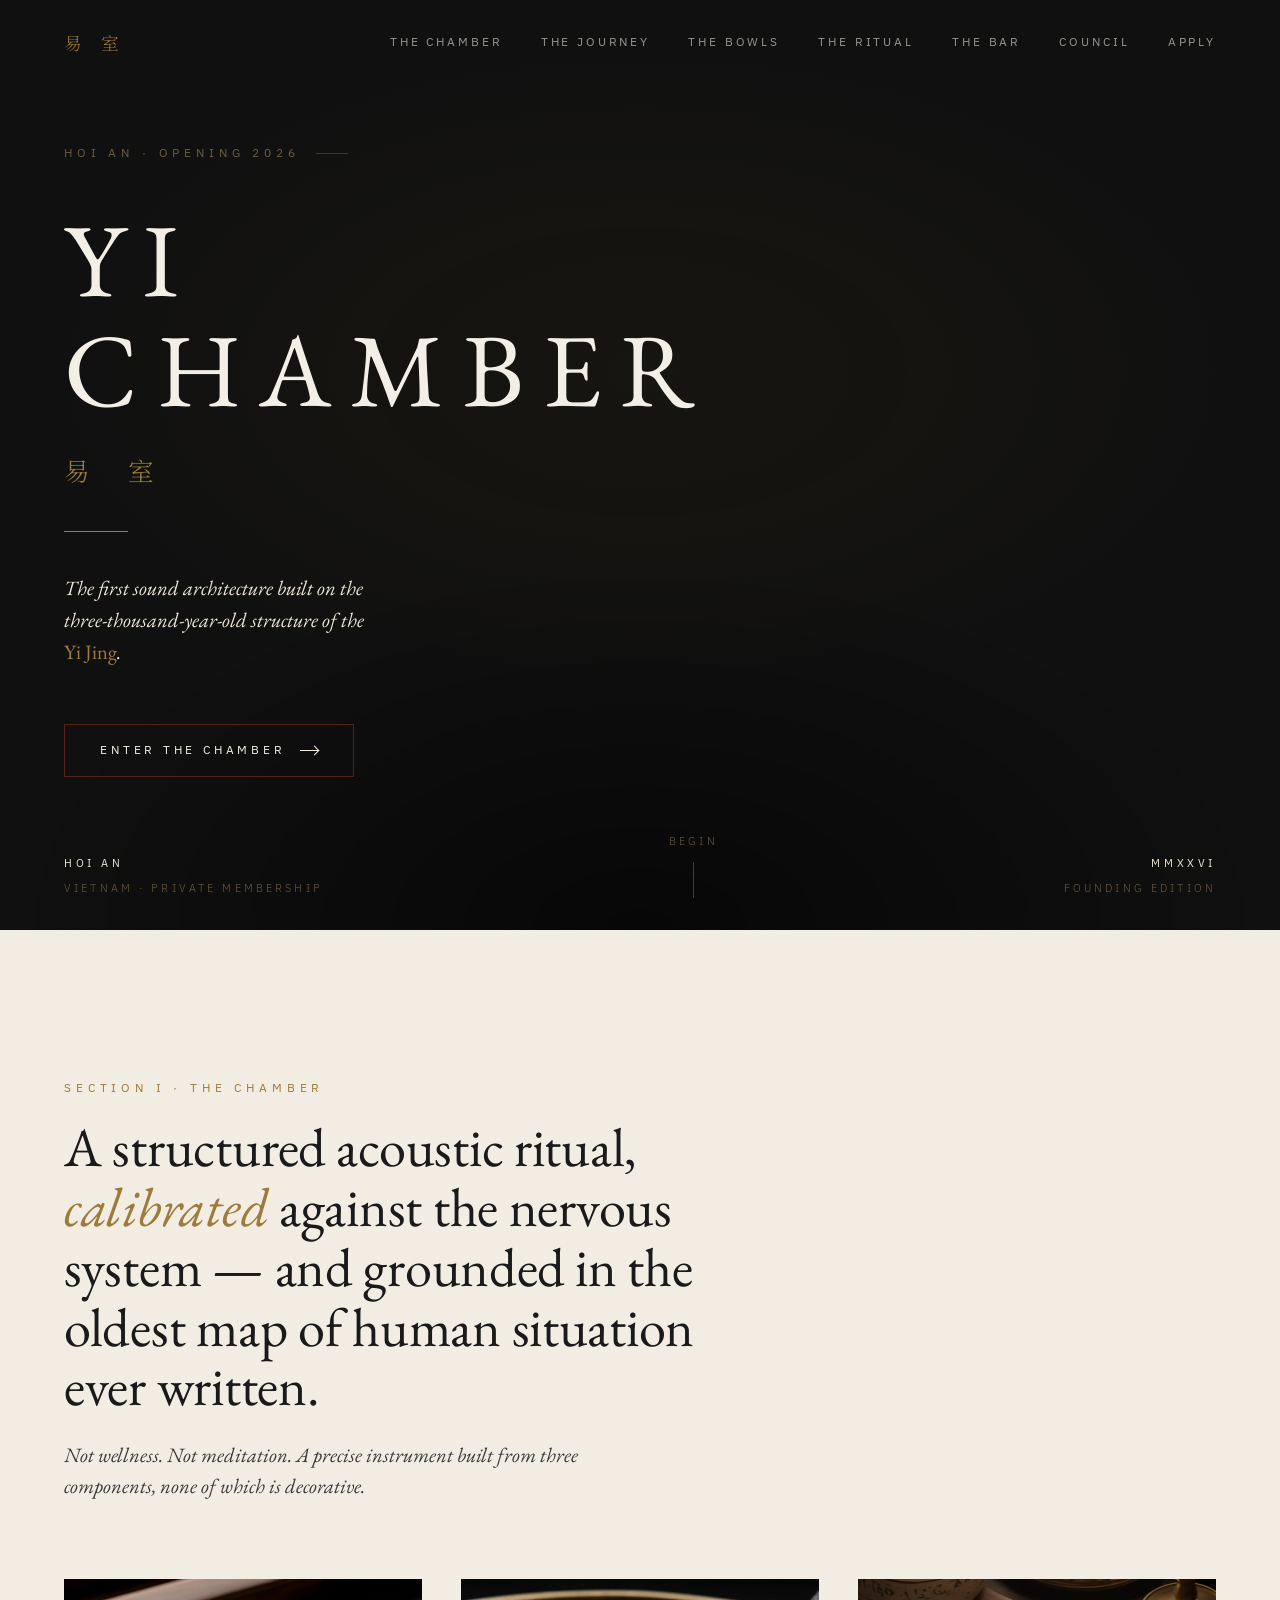
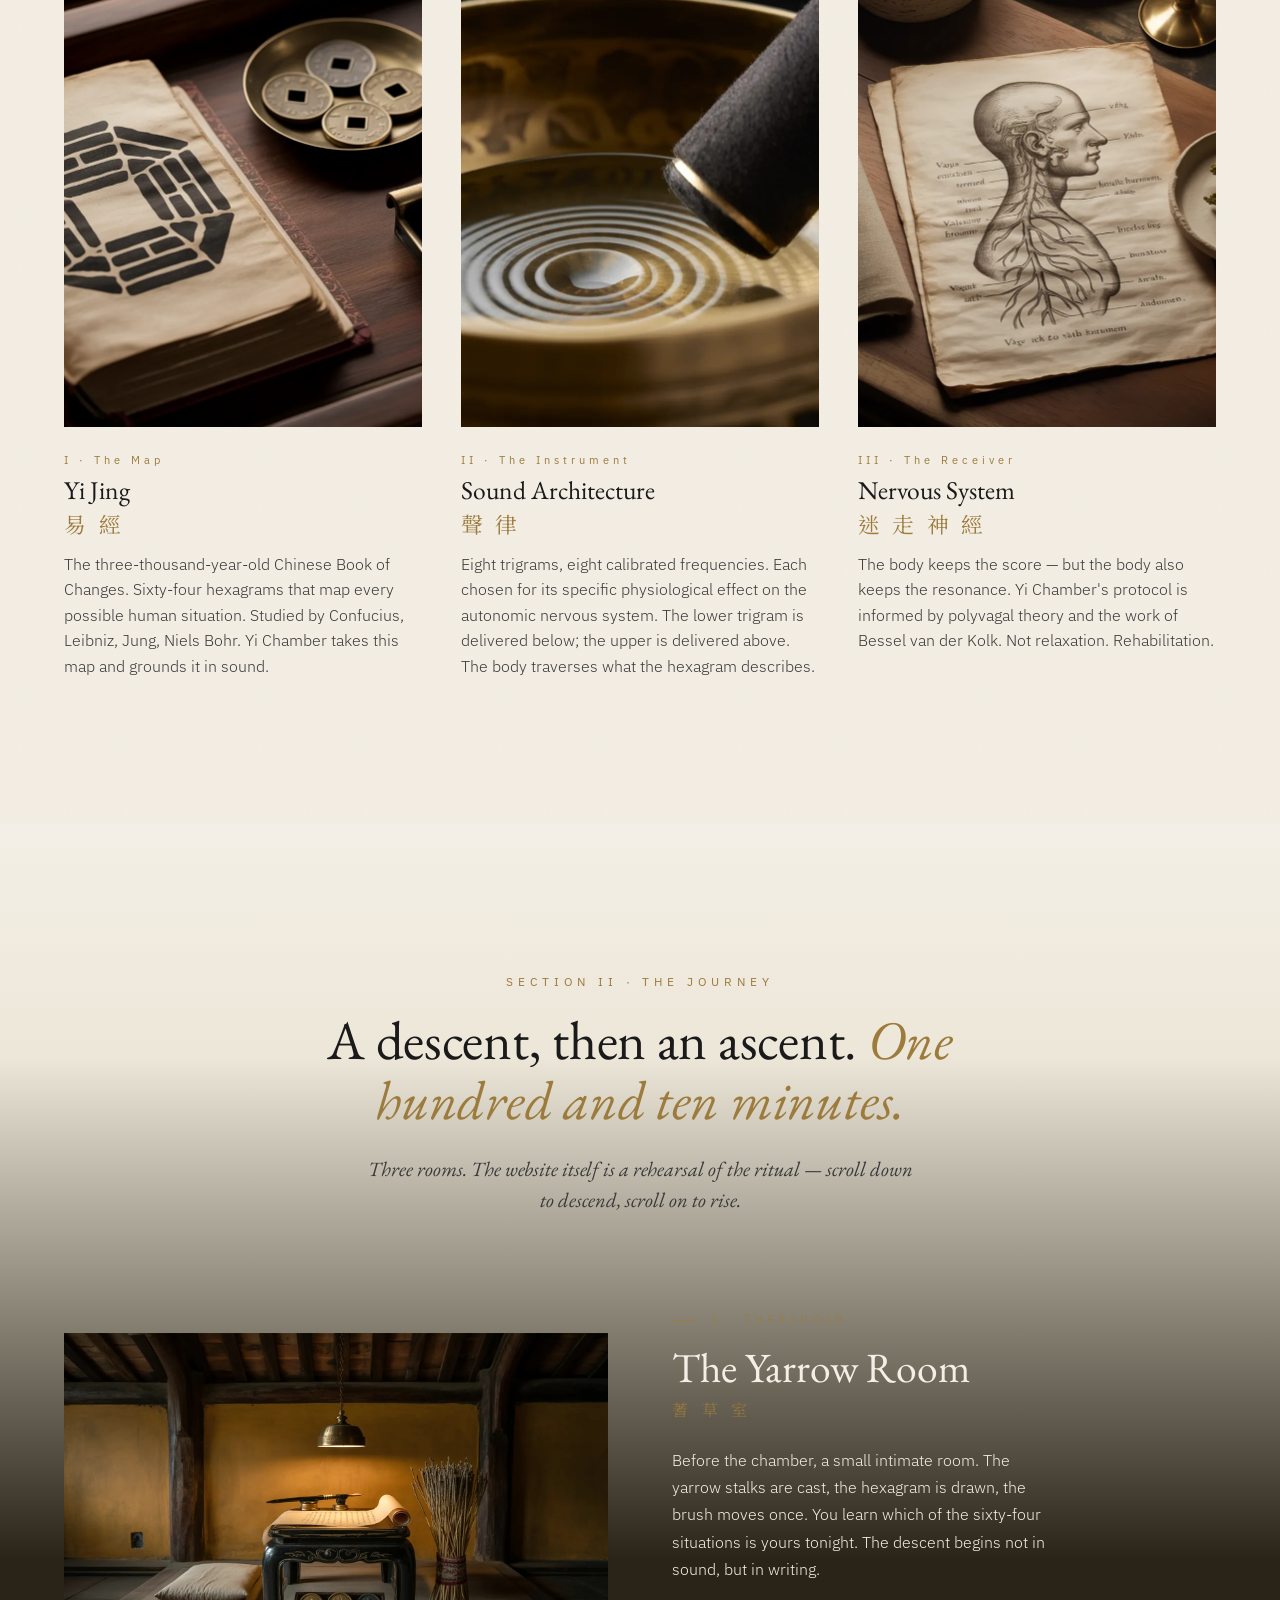
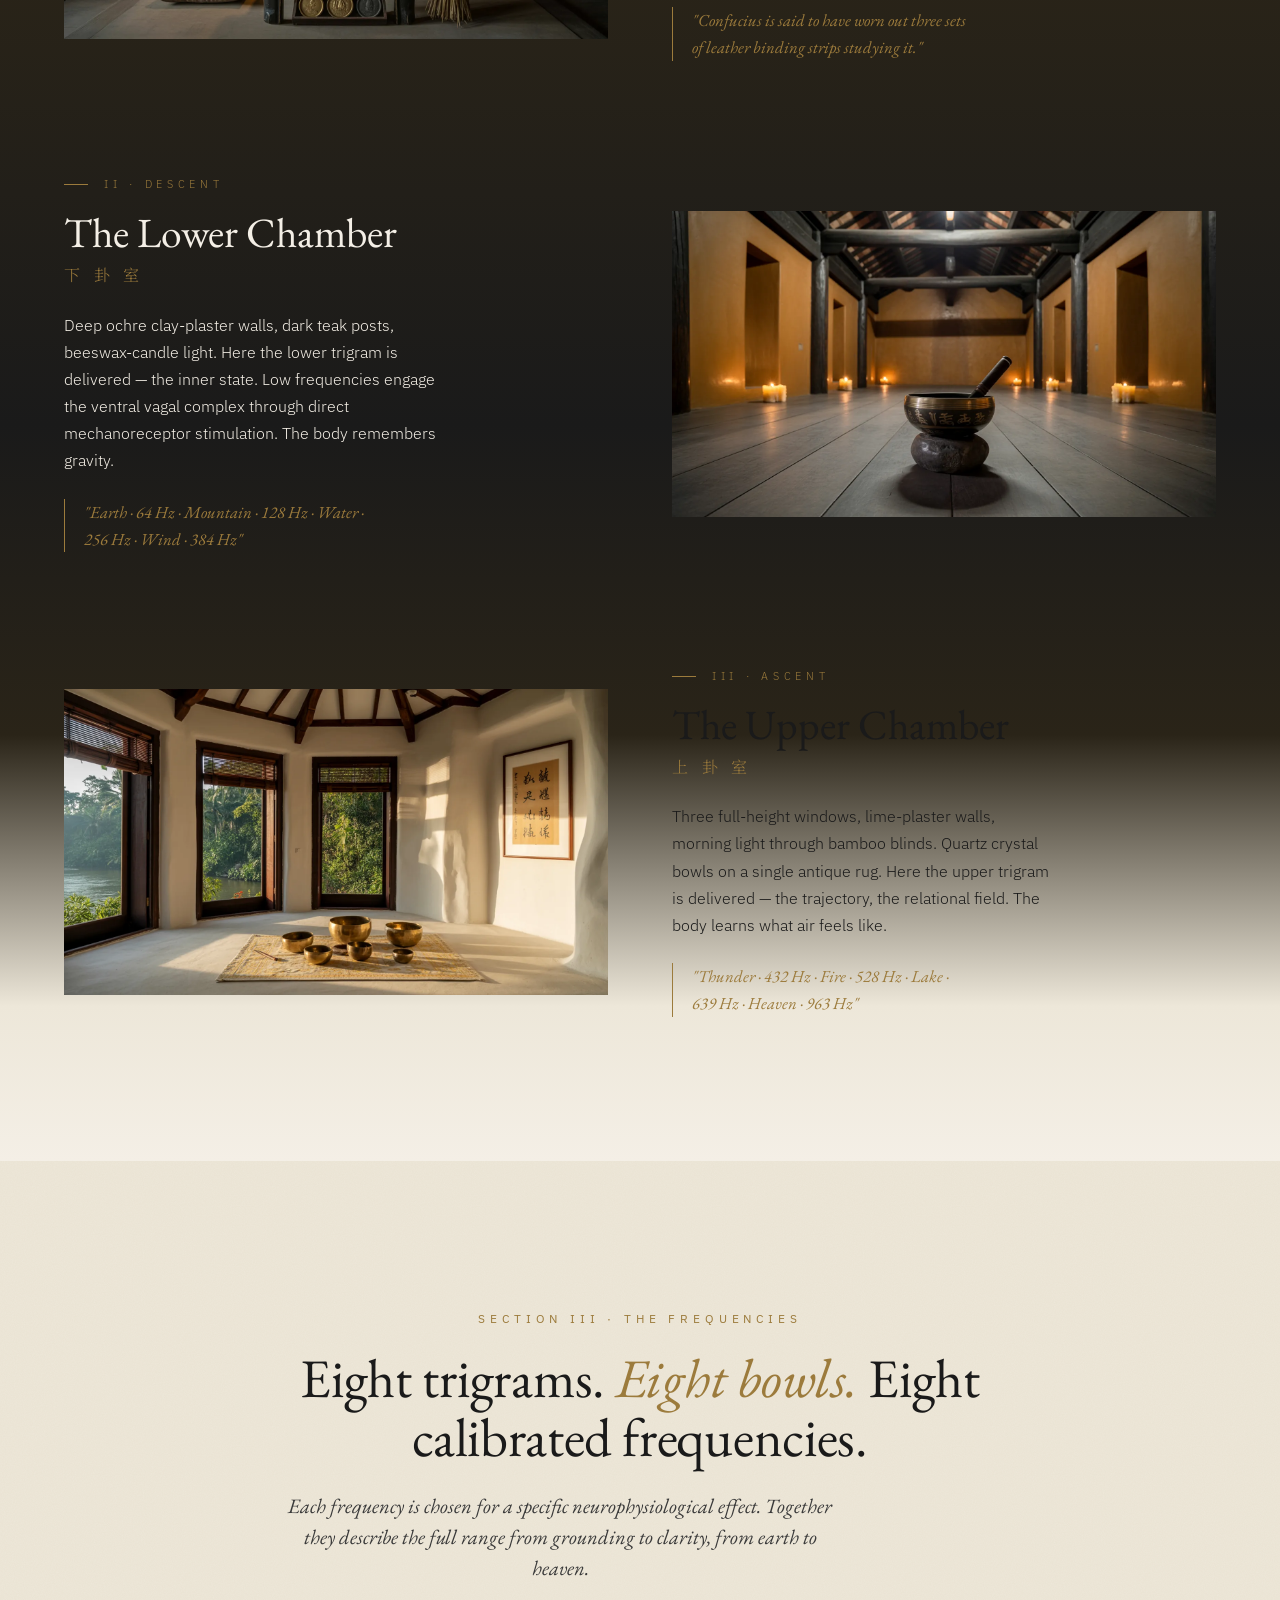
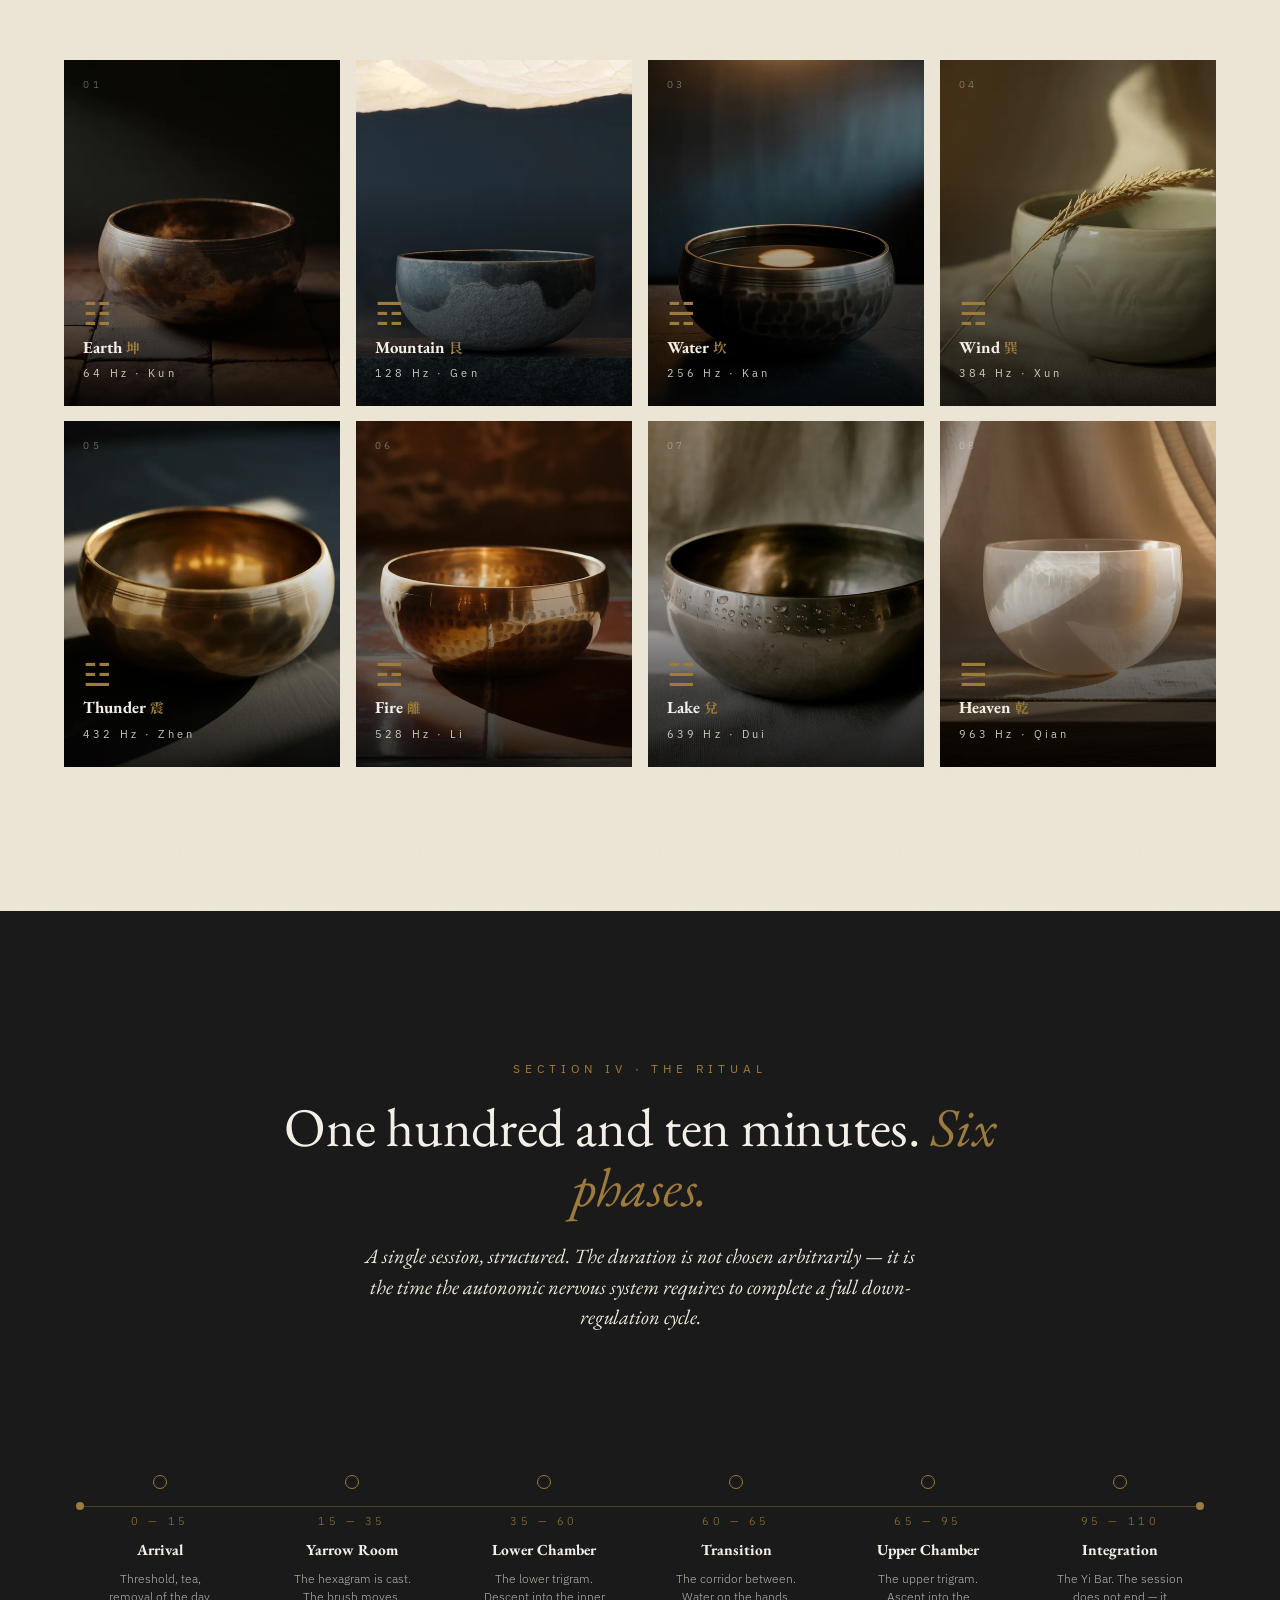
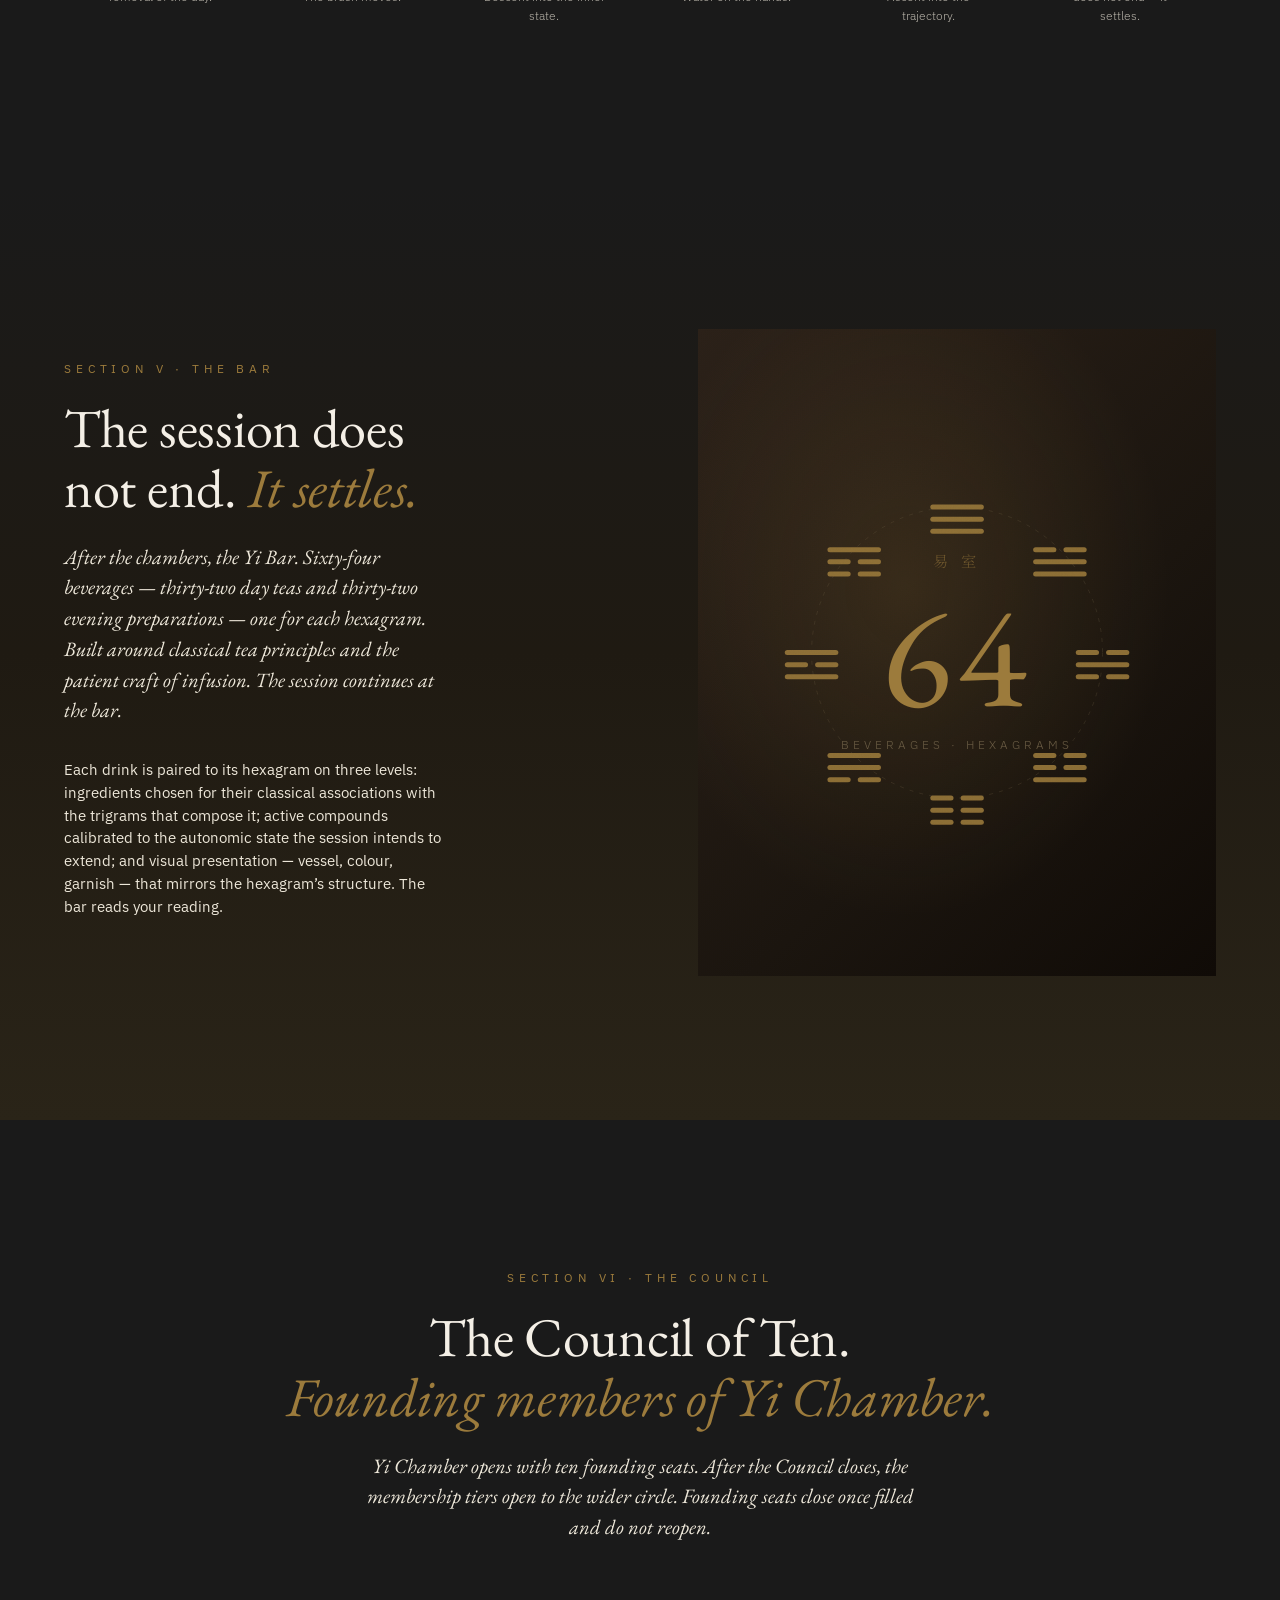
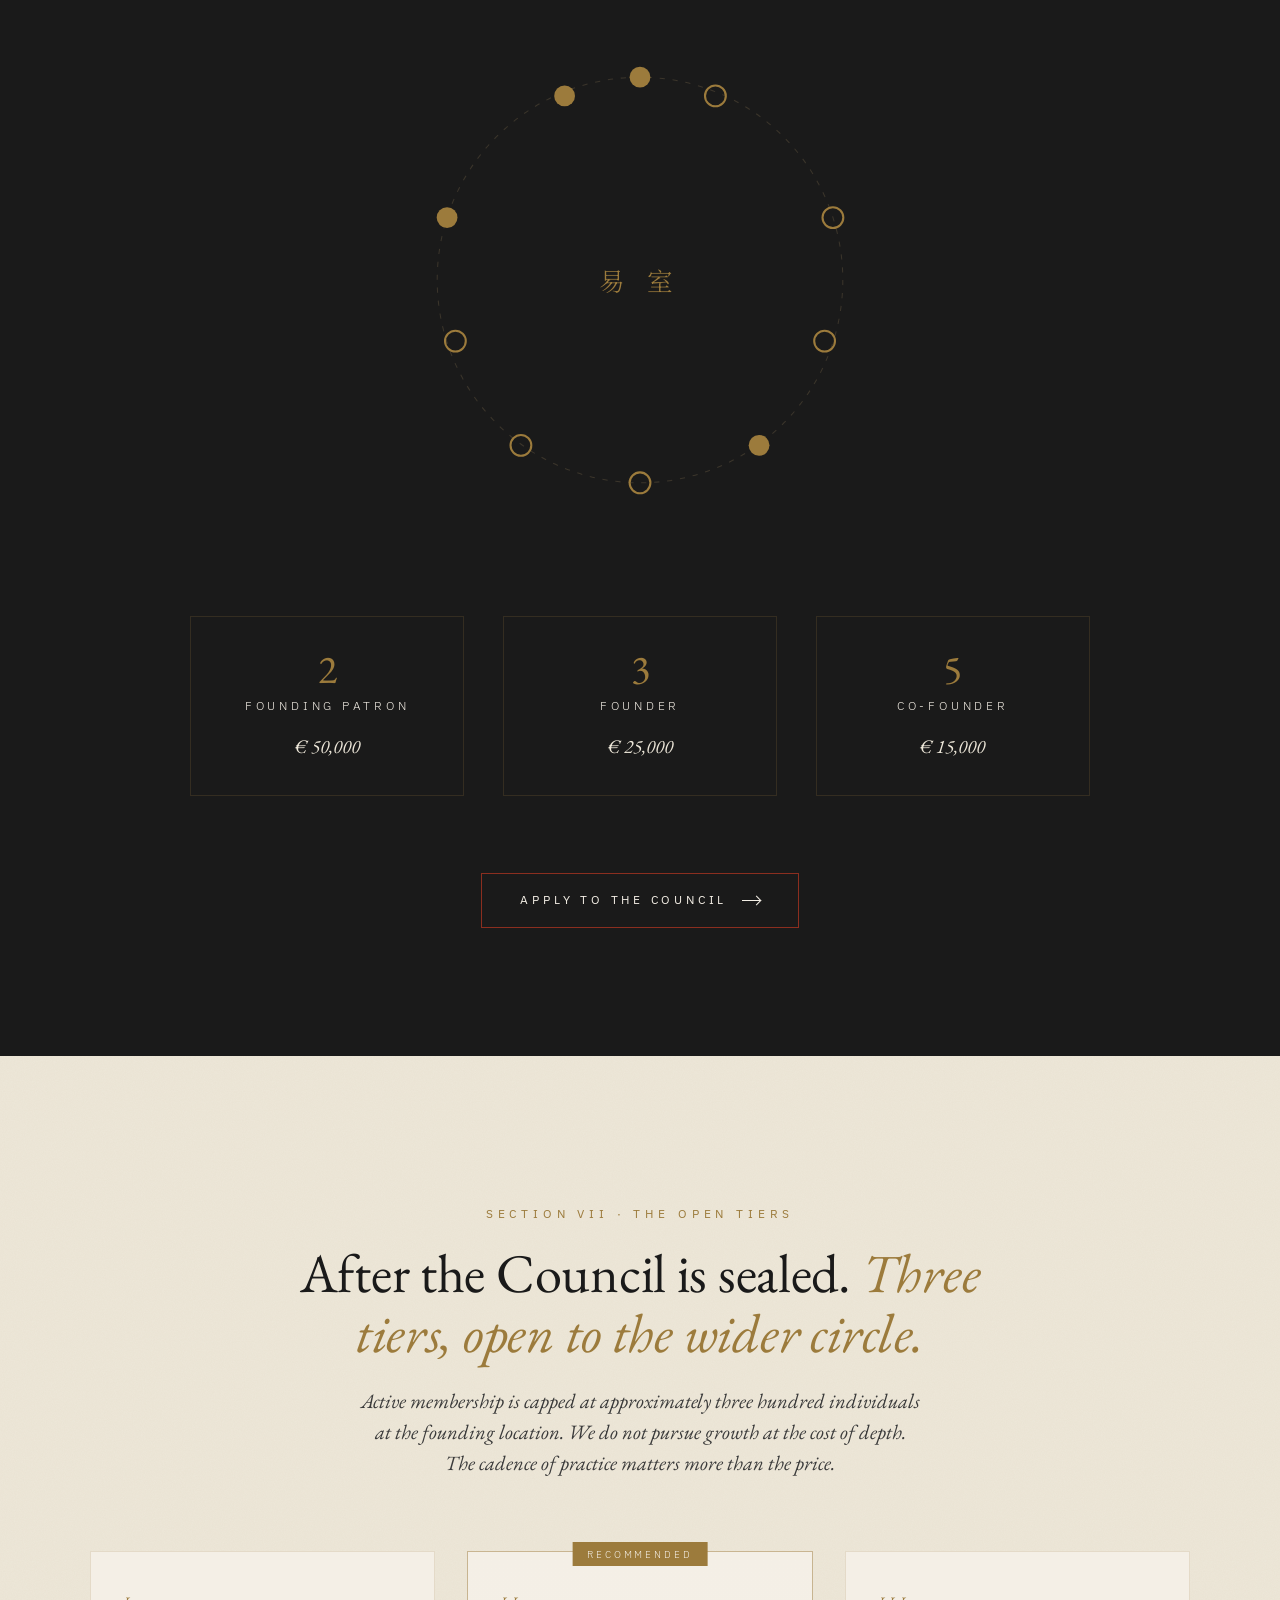
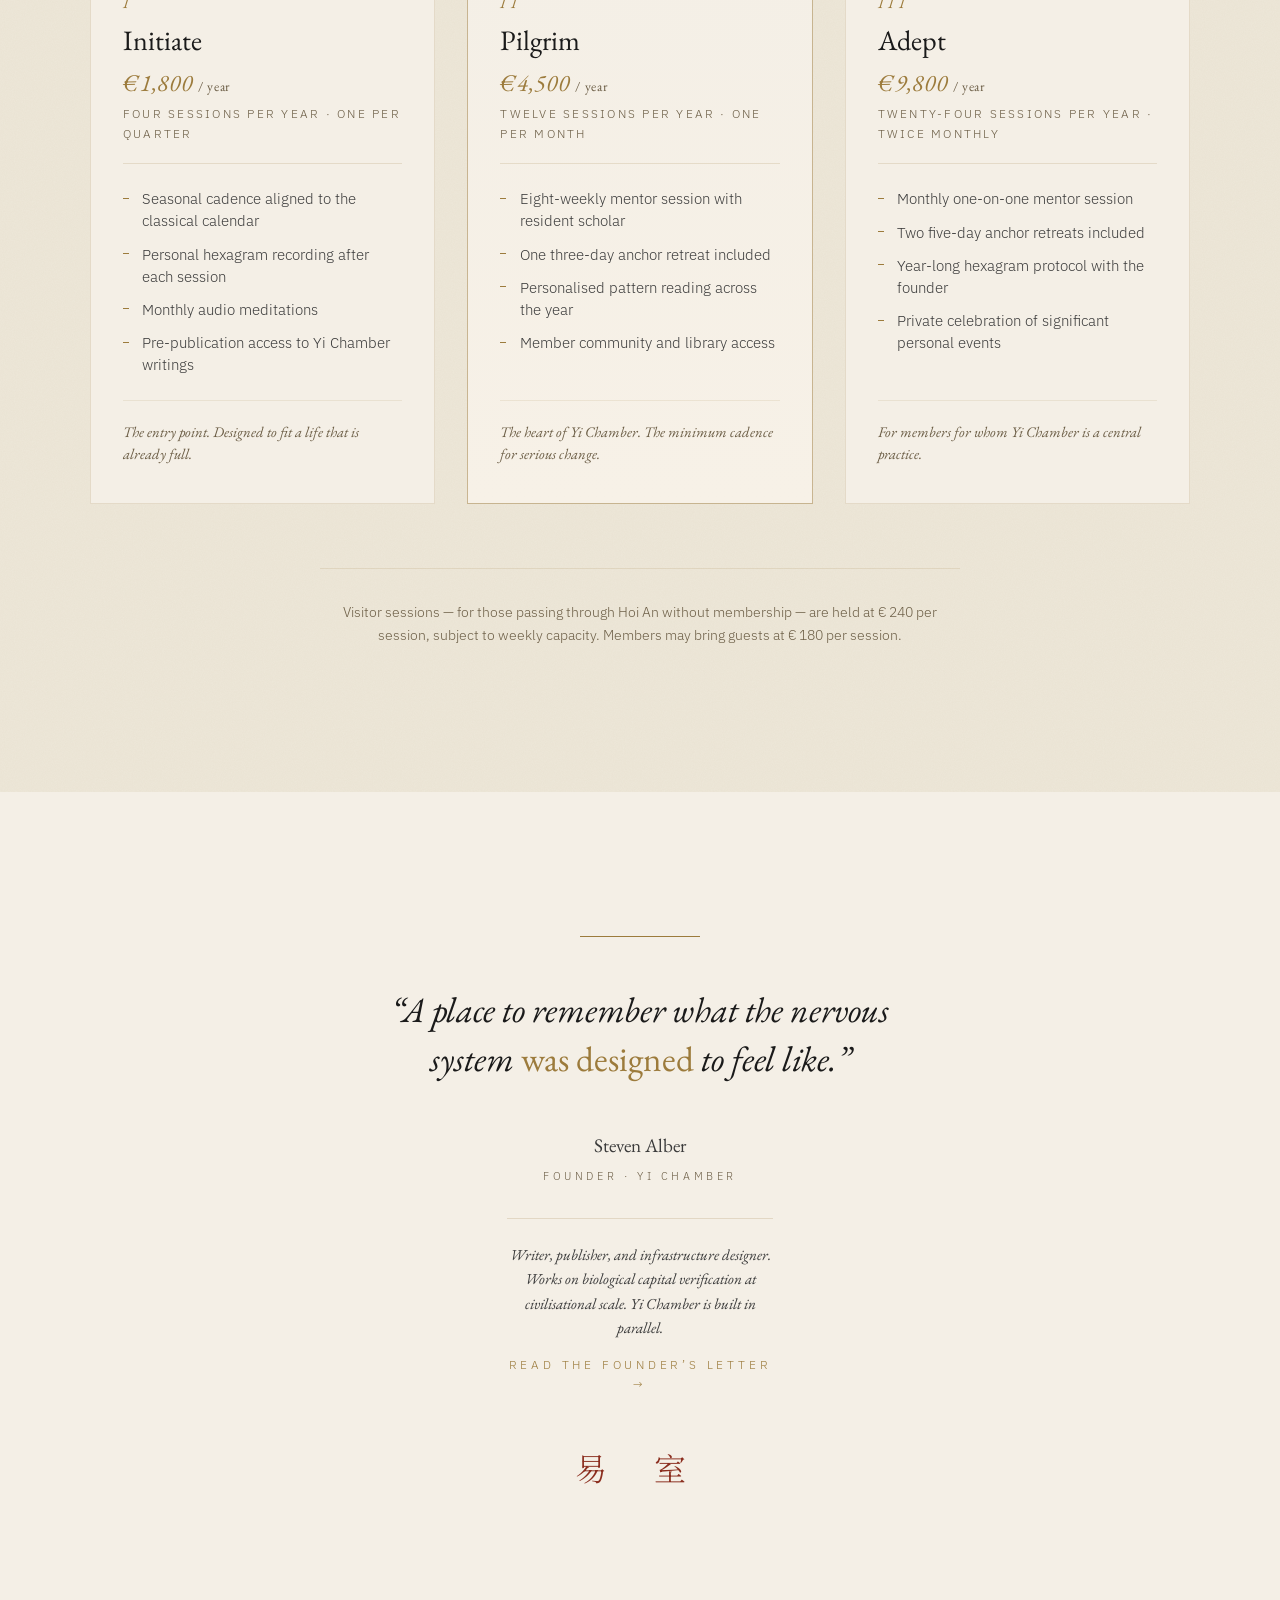
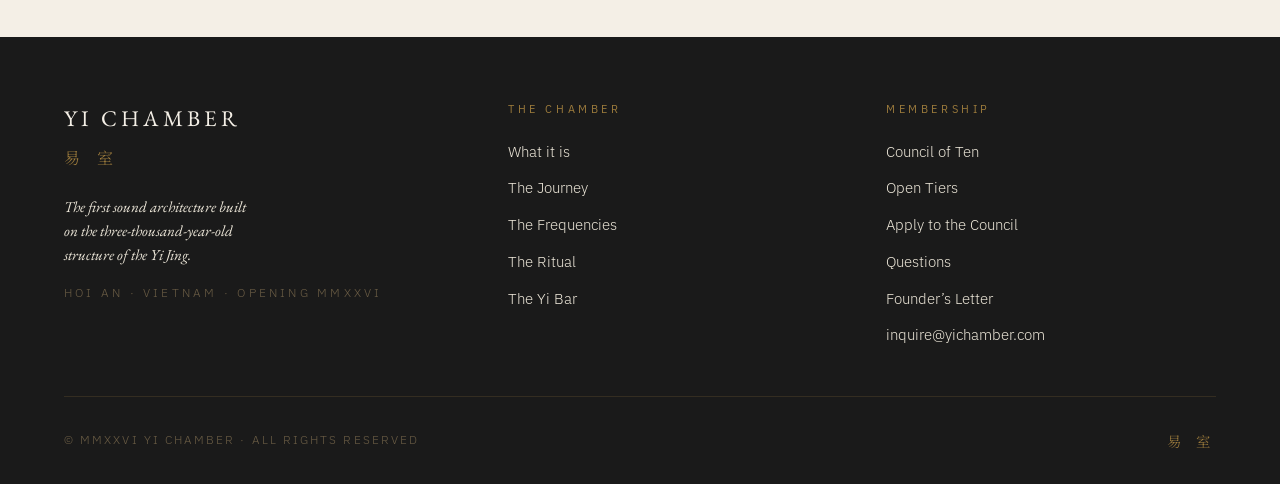
<file: index.html>
<!DOCTYPE html>
<html lang="en">
<head>
<meta charset="UTF-8" />
<meta name="viewport" content="width=device-width, initial-scale=1.0" />
<meta name="theme-color" content="#1A1A1A" />
<meta name="format-detection" content="telephone=no" />

<title>Yi Chamber · The first sound architecture built on the Yi Jing</title>
<meta name="description" content="A private sound architecture in Hoi An, Vietnam. The first built on the three-thousand-year-old structure of the Yi Jing. Eight calibrated frequencies, sixty-four hexagrams, one hundred and ten minutes. Opening 2026." />
<meta name="keywords" content="Yi Chamber, Yi Jing, I Ching, sound architecture, sound healing, Hoi An, Vietnam, polyvagal theory, nervous system regulation, hexagram, trigram, Tibetan singing bowls, quartz crystal bowls, founding membership" />
<meta name="author" content="Steven Alber" />
<meta name="robots" content="index, follow, max-image-preview:large" />

<!-- Open Graph -->
<meta property="og:site_name" content="Yi Chamber" />
<meta property="og:title" content="Yi Chamber · 易室" />
<meta property="og:description" content="The first sound architecture built on the Yi Jing. Hoi An, Vietnam. Opening 2026." />
<meta property="og:image" content="https://yichamber.com/og-image.png" />
<meta property="og:image:alt" content="Yi Chamber — the first sound architecture built on the Yi Jing." />
<meta property="og:image:width" content="1200" />
<meta property="og:image:height" content="630" />
<meta property="og:type" content="website" />
<meta property="og:url" content="https://yichamber.com" />
<meta property="og:locale" content="en_GB" />

<!-- Twitter -->
<meta name="twitter:card" content="summary_large_image" />
<meta name="twitter:title" content="Yi Chamber · 易室" />
<meta name="twitter:description" content="The first sound architecture built on the Yi Jing. Hoi An, Vietnam. Opening 2026." />
<meta name="twitter:image" content="https://yichamber.com/og-image.png" />

<link rel="canonical" href="https://yichamber.com/" />

<!-- Favicons -->
<link rel="icon" type="image/png" sizes="32x32" href="/favicon-32.png" />
<link rel="apple-touch-icon" sizes="180x180" href="/favicon-180.png" />

<!-- Fonts -->
<link rel="preconnect" href="https://fonts.googleapis.com" />
<link rel="preconnect" href="https://fonts.gstatic.com" crossorigin />
<link href="https://fonts.googleapis.com/css2?family=EB+Garamond:ital,wght@0,400;0,500;1,400;1,500&family=IBM+Plex+Sans:wght@300;400;500&family=Noto+Serif+TC:wght@400;500;600&display=swap" rel="stylesheet" />

<!-- Structured data (schema.org) -->
<script type="application/ld+json">
{
  "@context": "https://schema.org",
  "@type": "Organization",
  "name": "Yi Chamber",
  "alternateName": "易室",
  "url": "https://yichamber.com",
  "description": "A private sound architecture in Hoi An, Vietnam, built on the three-thousand-year-old structure of the Yi Jing. Opening 2026.",
  "founder": {
    "@type": "Person",
    "name": "Steven Alber"
  },
  "foundingLocation": {
    "@type": "Place",
    "name": "Hoi An, Vietnam",
    "address": {
      "@type": "PostalAddress",
      "addressLocality": "Hoi An",
      "addressCountry": "VN"
    }
  },
  "foundingDate": "2026",
  "email": "inquire@yichamber.com",
  "knowsAbout": ["Yi Jing", "I Ching", "Polyvagal theory", "Sound architecture", "Autonomic nervous system regulation"]
}
</script>

<style>
/* ========================================================================
   YI CHAMBER — Master Stylesheet
   Steven Alber · Yi Chamber · Hoi An · 2026
   ======================================================================== */
  /* Screen reader only utility — bulletproof, works inside flex/grid */
  .sr-only {
    position: absolute !important;
    width: 1px !important;
    height: 1px !important;
    padding: 0 !important;
    margin: -1px !important;
    overflow: hidden !important;
    clip: rect(0, 0, 0, 0) !important;
    clip-path: inset(50%) !important;
    white-space: nowrap !important;
    border: 0 !important;
    left: -10000px !important;
  }


/* ========================================================================
   DESIGN TOKENS
   ======================================================================== */
:root {
  /* Core palette per Brand Identity Guide */
  --ink:       #1A1A1A;
  --ink-deep:  #0F0F0F;
  --rice:      #F4EFE6;
  --bone:      #EDE7D9;
  --brass:     #9C7B3C;
  --brass-dim: #7A5F2D;
  --ochre:     #8B5E3C;
  --jade:      #4A5D4A;
  --cinnabar:  #8B2E1F;
  --graphite:  #3A3A3A;
  --patina:    #6B5D45;

  /* Typography stacks */
  --font-display: 'EB Garamond', 'Canela', Georgia, serif;
  --font-body:    'IBM Plex Sans', system-ui, sans-serif;
  --font-cjk:     'Noto Serif TC', 'EB Garamond', serif;

  /* Motion */
  --ease:     cubic-bezier(0.4, 0, 0.2, 1);
  --ease-out: cubic-bezier(0.16, 1, 0.3, 1);

  /* Rhythm */
  --section-pad-y: clamp(5rem, 12vw, 9rem);
  --section-pad-x: clamp(1.5rem, 5vw, 4rem);
  --max-content: 1280px;
}

/* ========================================================================
   RESET + BASE
   ======================================================================== */
*, *::before, *::after { box-sizing: border-box; }
html, body { margin: 0; padding: 0; }
html { scroll-behavior: smooth; }
body {
  font-family: var(--font-body);
  font-weight: 300;
  color: var(--ink);
  background: var(--rice);
  -webkit-font-smoothing: antialiased;
  -moz-osx-font-smoothing: grayscale;
  text-rendering: optimizeLegibility;
  overflow-x: hidden;
  line-height: 1.6;
}
img { max-width: 100%; height: auto; display: block; }
a { color: inherit; text-decoration: none; }

/* Selection */
::selection { background: var(--brass); color: var(--rice); }

/* ========================================================================
   UTILITY — paper grain texture (used as overlay in light sections)
   ======================================================================== */
.grain {
  position: absolute;
  inset: 0;
  z-index: 2;
  pointer-events: none;
  opacity: 0.06;
  mix-blend-mode: multiply;
  background-image: url("data:image/svg+xml;utf8,<svg xmlns='http://www.w3.org/2000/svg' width='240' height='240'><filter id='n'><feTurbulence type='fractalNoise' baseFrequency='0.9' numOctaves='2' stitchTiles='stitch'/><feColorMatrix values='0 0 0 0 0.55  0 0 0 0 0.45  0 0 0 0 0.27  0 0 0 1 0'/></filter><rect width='100%25' height='100%25' filter='url(%23n)'/></svg>");
}
.grain--dark {
  opacity: 0.08;
  mix-blend-mode: overlay;
}

/* ========================================================================
   GLOBAL TOP BAR — fixed, semi-transparent, becomes solid on scroll
   ======================================================================== */
.topbar {
  position: fixed;
  top: 0;
  left: 0;
  right: 0;
  z-index: 100;
  padding: clamp(1.1rem, 2.5vw, 1.8rem) var(--section-pad-x);
  display: flex;
  justify-content: space-between;
  align-items: center;
  background: transparent;
  transition: background 600ms var(--ease), backdrop-filter 600ms var(--ease);
}
.topbar.is-scrolled {
  background: rgba(244, 239, 230, 0.92);
  backdrop-filter: blur(12px);
  -webkit-backdrop-filter: blur(12px);
  border-bottom: 1px solid rgba(156, 123, 60, 0.15);
}
.topbar__seal {
  font-family: var(--font-cjk);
  font-size: 1.1rem;
  color: var(--brass);
  letter-spacing: 0.4em;
  user-select: none;
  transition: color 400ms var(--ease);
}
.topbar.is-light .topbar__seal { color: var(--brass); }
.topbar.is-dark .topbar__seal  { color: var(--brass); }

.topbar__nav {
  display: flex;
  gap: clamp(1.25rem, 3vw, 2.5rem);
  font-family: var(--font-body);
  font-size: 0.74rem;
  font-weight: 400;
  letter-spacing: 0.24em;
  text-transform: uppercase;
}
.topbar.is-light .topbar__nav a { color: rgba(26, 26, 26, 0.65); }
.topbar.is-dark .topbar__nav a  { color: rgba(244, 239, 230, 0.6); }
.topbar.is-scrolled .topbar__nav a { color: rgba(26, 26, 26, 0.7); }
.topbar__nav a {
  position: relative;
  transition: color 500ms var(--ease);
}
.topbar__nav a:hover { color: var(--brass); }
.topbar__nav a::after {
  content: '';
  position: absolute;
  left: 0;
  bottom: -6px;
  width: 0;
  height: 1px;
  background: var(--brass);
  transition: width 500ms var(--ease);
}
.topbar__nav a:hover::after { width: 100%; }

@media (max-width: 920px) {
  .topbar__nav { gap: 1.25rem; }
  .topbar__nav a { font-size: 0.68rem; letter-spacing: 0.2em; }
  /* Tablet: hide three middle nav links */
  .topbar__nav a:nth-child(2),
  .topbar__nav a:nth-child(4),
  .topbar__nav a:nth-child(5) { display: none; }
}
@media (max-width: 720px) {
  .topbar__nav { gap: 1.1rem; }
  .topbar__nav a { font-size: 0.66rem; letter-spacing: 0.18em; }
  /* Mobile: keep only The Chamber, Council, Inquire */
  .topbar__nav a:nth-child(2),
  .topbar__nav a:nth-child(3),
  .topbar__nav a:nth-child(4),
  .topbar__nav a:nth-child(5) { display: none; }
}

/* ========================================================================
   SECTION 1 — HERO (THRESHOLD)
   ======================================================================== */
.hero {
  position: relative;
  min-height: 100vh;
  min-height: 100dvh;
  width: 100%;
  background-color: var(--ink-deep);
  overflow: hidden;
  display: flex;
  flex-direction: column;
  isolation: isolate;
}

/* Background image — IMG_4239 hero bowl */
.hero__image {
  position: absolute;
  inset: 0;
  z-index: 0;
  background-image:
    /* Vignette layer to deepen edges & ensure wordmark legibility */
    radial-gradient(ellipse 110% 90% at 60% 65%, rgba(0,0,0,0) 30%, rgba(15,15,15,0.55) 100%),
    /* Top fade for topbar legibility */
    linear-gradient(180deg, rgba(15,15,15,0.5) 0%, rgba(15,15,15,0) 25%),
    /* Left fade so wordmark sits in pure ink */
    linear-gradient(90deg, rgba(15,15,15,0.65) 0%, rgba(15,15,15,0.15) 45%, rgba(15,15,15,0) 65%);
  background-size: cover;
  background-position: center;
  background-repeat: no-repeat;
}
@supports (background-image: url('x.webp')) {
  .hero__image {
    background-image:
      radial-gradient(ellipse 110% 90% at 60% 65%, rgba(0,0,0,0) 30%, rgba(15,15,15,0.55) 100%),
      linear-gradient(180deg, rgba(15,15,15,0.5) 0%, rgba(15,15,15,0) 25%),
      linear-gradient(90deg, rgba(15,15,15,0.65) 0%, rgba(15,15,15,0.15) 45%, rgba(15,15,15,0) 65%);
  }
}

.hero__grain {
  position: absolute;
  inset: 0;
  z-index: 1;
  pointer-events: none;
  opacity: 0.08;
  mix-blend-mode: overlay;
  background-image: url("data:image/svg+xml;utf8,<svg xmlns='http://www.w3.org/2000/svg' width='240' height='240'><filter id='n'><feTurbulence type='fractalNoise' baseFrequency='0.9' numOctaves='2' stitchTiles='stitch'/><feColorMatrix values='0 0 0 0 0.6  0 0 0 0 0.5  0 0 0 0 0.3  0 0 0 1 0'/></filter><rect width='100%25' height='100%25' filter='url(%23n)'/></svg>");
}

.hero__inner {
  position: relative;
  z-index: 10;
  flex: 1;
  display: grid;
  grid-template-rows: auto 1fr auto;
  width: 100%;
  padding-top: clamp(5rem, 10vw, 7rem);
}

.hero__center {
  display: flex;
  flex-direction: column;
  justify-content: center;
  align-items: flex-start;
  padding: 2rem var(--section-pad-x);
  max-width: 720px;
}

.hero__overline {
  font-family: var(--font-body);
  font-size: 0.72rem;
  font-weight: 400;
  letter-spacing: 0.42em;
  text-transform: uppercase;
  color: var(--patina);
  margin-bottom: clamp(2rem, 5vw, 3rem);
  opacity: 0;
  animation: fade-up 1000ms var(--ease-out) 600ms forwards;
}
.hero__overline span {
  display: inline-block;
  padding-right: 1rem;
  position: relative;
}
.hero__overline span::after {
  content: '';
  position: absolute;
  top: 50%;
  left: 100%;
  width: 32px;
  height: 1px;
  background: var(--patina);
  opacity: 0.5;
}

.hero__wordmark {
  font-family: var(--font-display);
  font-weight: 400;
  font-size: clamp(2.8rem, 9vw, 6.5rem);
  line-height: 0.95;
  letter-spacing: 0.16em;
  color: var(--rice);
  margin: 0;
  text-transform: uppercase;
  display: flex;
  flex-direction: column;
  gap: 0.1em;
}
.hero__wordmark .word {
  display: inline-flex;
  gap: 0.02em;
  overflow: hidden;
}
.hero__wordmark .letter {
  display: inline-block;
  opacity: 0;
  transform: translateY(0.5em);
  animation: wordmark-rise 1400ms cubic-bezier(0.16, 1, 0.3, 1) forwards;
}
@keyframes wordmark-rise {
  0% {
    opacity: 0;
    transform: translateY(0.5em);
  }
  100% {
    opacity: 1;
    transform: translateY(0);
  }
}

.hero__seal {
  font-family: var(--font-cjk);
  font-size: clamp(1.2rem, 2vw, 1.7rem);
  color: var(--brass);
  letter-spacing: 0.6em;
  margin-top: clamp(1.5rem, 3vw, 2rem);
  opacity: 0;
  animation: fade-up 1400ms var(--ease-out) 1800ms forwards;
}

.hero__rule {
  width: clamp(3rem, 5vw, 4rem);
  height: 1px;
  background: var(--brass);
  margin: clamp(1.8rem, 4vw, 2.5rem) 0;
  opacity: 0;
  animation: fade-in 1200ms var(--ease) 2200ms forwards;
}

.hero__statement {
  font-family: var(--font-display);
  font-style: italic;
  font-weight: 400;
  font-size: clamp(1.05rem, 1.6vw, 1.4rem);
  line-height: 1.55;
  color: var(--bone);
  max-width: 32ch;
  margin: 0;
  opacity: 0;
  animation: fade-up 1200ms var(--ease-out) 2400ms forwards;
}
.hero__statement em {
  font-style: normal;
  color: var(--brass);
}

.hero__cta-wrap {
  margin-top: clamp(2.5rem, 5vw, 3.5rem);
  opacity: 0;
  animation: fade-up 1200ms var(--ease-out) 2800ms forwards;
}
.hero__cta {
  display: inline-flex;
  align-items: center;
  gap: 0.9rem;
  font-family: var(--font-body);
  font-size: 0.74rem;
  font-weight: 400;
  letter-spacing: 0.32em;
  text-transform: uppercase;
  color: var(--rice);
  background: transparent;
  border: 1px solid rgba(139, 46, 31, 0.6);
  padding: 1.05rem 2.2rem 1rem;
  cursor: pointer;
  position: relative;
  transition: all 600ms var(--ease);
  overflow: hidden;
  isolation: isolate;
}
.hero__cta::before {
  content: '';
  position: absolute;
  inset: 0;
  background: var(--cinnabar);
  transform: translateY(101%);
  transition: transform 600ms var(--ease);
  z-index: -1;
}
.hero__cta:hover { border-color: var(--cinnabar); }
.hero__cta:hover::before { transform: translateY(0); }
.hero__cta-arrow {
  display: inline-block;
  width: 18px;
  height: 1px;
  background: currentColor;
  position: relative;
  transition: transform 600ms var(--ease);
}
.hero__cta-arrow::after {
  content: '';
  position: absolute;
  right: 0;
  top: -3px;
  width: 7px;
  height: 7px;
  border-right: 1px solid currentColor;
  border-bottom: 1px solid currentColor;
  transform: rotate(-45deg);
}
.hero__cta:hover .hero__cta-arrow { transform: translateX(4px); }

.hero__footer {
  padding: 1.5rem var(--section-pad-x) 2rem;
  display: flex;
  justify-content: space-between;
  align-items: flex-end;
  font-family: var(--font-body);
  font-size: 0.7rem;
  letter-spacing: 0.28em;
  text-transform: uppercase;
  color: var(--patina);
  opacity: 0;
  animation: fade-in 1200ms var(--ease) 3200ms forwards;
}
.hero__location, .hero__edition { line-height: 1.8; }
.hero__location strong, .hero__edition strong {
  color: var(--bone);
  font-weight: 400;
  letter-spacing: 0.32em;
  display: block;
  margin-bottom: 0.3rem;
}
.hero__edition { text-align: right; }
.hero__scroll {
  display: flex;
  flex-direction: column;
  align-items: center;
  gap: 0.7rem;
}
.hero__scroll-line {
  width: 1px;
  height: 36px;
  background: rgba(107, 93, 69, 0.6);
  position: relative;
  overflow: hidden;
}
.hero__scroll-line::after {
  content: '';
  position: absolute;
  left: 0; top: -50%;
  width: 100%;
  height: 50%;
  background: var(--brass);
  animation: scroll-drip 2.4s var(--ease) infinite;
}
@keyframes scroll-drip {
  0% { top: -50%; }
  100% { top: 100%; }
}

@media (max-width: 720px) {
  .hero__footer {
    flex-direction: column;
    align-items: center;
    gap: 1.5rem;
    text-align: center;
  }
  .hero__edition { text-align: center; }
  .hero__image {
    background-image:
      radial-gradient(ellipse 130% 90% at 65% 60%, rgba(0,0,0,0) 25%, rgba(15,15,15,0.65) 100%),
      linear-gradient(180deg, rgba(15,15,15,0.55) 0%, rgba(15,15,15,0) 30%),
      linear-gradient(180deg, rgba(15,15,15,0) 55%, rgba(15,15,15,0.55) 100%);
  }
}

/* ========================================================================
   GENERIC SECTION SCAFFOLDING
   ======================================================================== */
.section {
  position: relative;
  padding: var(--section-pad-y) var(--section-pad-x);
  isolation: isolate;
}
.section--light { background: var(--rice); color: var(--ink); }
.section--bone  { background: var(--bone); color: var(--ink); }
.section--dark  { background: var(--ink); color: var(--rice); }

.section__inner {
  max-width: var(--max-content);
  margin: 0 auto;
  position: relative;
  z-index: 5;
}

.section__overline {
  font-family: var(--font-body);
  font-size: 0.72rem;
  font-weight: 400;
  letter-spacing: 0.42em;
  text-transform: uppercase;
  color: var(--brass);
  margin-bottom: 1.2rem;
  display: inline-block;
}
.section--dark .section__overline { color: var(--brass); }

.section__title {
  font-family: var(--font-display);
  font-weight: 400;
  font-size: clamp(2rem, 5vw, 3.4rem);
  line-height: 1.1;
  letter-spacing: -0.005em;
  margin: 0 0 1.5rem;
  color: inherit;
}
.section__title em {
  font-style: italic;
  color: var(--brass);
}

.section__lede {
  font-family: var(--font-display);
  font-style: italic;
  font-weight: 400;
  font-size: clamp(1.1rem, 1.6vw, 1.35rem);
  line-height: 1.5;
  color: var(--graphite);
  max-width: 56ch;
  margin: 0 0 3rem;
}
.section--dark .section__lede { color: var(--bone); }

/* ========================================================================
   SECTION 2 — WHAT IT IS  (3 columns)
   ======================================================================== */
.s2 { background: var(--rice); }
.s2__header { margin-bottom: clamp(3rem, 6vw, 5rem); max-width: 720px; }

.s2__grid {
  display: grid;
  grid-template-columns: repeat(3, 1fr);
  gap: clamp(1.5rem, 3vw, 2.5rem);
}
@media (max-width: 920px) {
  .s2__grid { grid-template-columns: 1fr; gap: 3rem; }
}

.s2__card {
  display: flex;
  flex-direction: column;
}
.s2__card-image {
  aspect-ratio: 4 / 5;
  background: var(--bone);
  overflow: hidden;
  position: relative;
  margin-bottom: 1.6rem;
}
.s2__card-image img {
  width: 100%;
  height: 100%;
  object-fit: cover;
  transition: transform 1400ms var(--ease);
}
.s2__card:hover .s2__card-image img { transform: scale(1.03); }
.s2__card-number {
  font-family: var(--font-body);
  font-size: 0.7rem;
  font-weight: 400;
  letter-spacing: 0.36em;
  color: var(--brass);
  margin-bottom: 0.4rem;
}
.s2__card-title {
  font-family: var(--font-display);
  font-weight: 400;
  font-size: clamp(1.4rem, 2vw, 1.75rem);
  line-height: 1.15;
  margin: 0 0 1rem;
  color: var(--ink);
}
.s2__card-title-cjk {
  font-family: var(--font-cjk);
  display: block;
  font-size: 0.85em;
  color: var(--brass);
  margin-top: 0.3rem;
  letter-spacing: 0.15em;
}
.s2__card-body {
  font-family: var(--font-body);
  font-size: 0.97rem;
  line-height: 1.65;
  color: var(--graphite);
  margin: 0;
}

/* ========================================================================
   SECTION 3 — THE JOURNEY (DESCENT)
   ======================================================================== */
.s3 {
  background: linear-gradient(180deg,
    var(--rice) 0%,
    var(--bone) 12%,
    #2A2418 38%,
    var(--ink) 62%,
    #2A2418 78%,
    var(--bone) 92%,
    var(--rice) 100%);
  color: var(--rice);
  padding-top: var(--section-pad-y);
  padding-bottom: var(--section-pad-y);
}
.s3__header {
  max-width: 720px;
  margin: 0 auto clamp(4rem, 8vw, 6rem);
  text-align: center;
  color: var(--ink);
}
.s3__header .section__overline { color: var(--brass); }
.s3__header .section__title { color: var(--ink); }
.s3__header .section__lede { color: var(--graphite); margin-left: auto; margin-right: auto; }

.s3__panels {
  display: flex;
  flex-direction: column;
  gap: clamp(4rem, 9vw, 8rem);
}

.s3__panel {
  display: grid;
  grid-template-columns: 1fr 1fr;
  gap: clamp(2rem, 5vw, 5rem);
  align-items: center;
  max-width: var(--max-content);
  margin: 0 auto;
}
.s3__panel--reverse .s3__panel-image { order: 2; }
.s3__panel--reverse .s3__panel-text  { order: 1; }

@media (max-width: 920px) {
  .s3__panel,
  .s3__panel--reverse {
    grid-template-columns: 1fr;
  }
  .s3__panel--reverse .s3__panel-image { order: 1; }
  .s3__panel--reverse .s3__panel-text  { order: 2; }
}

.s3__panel-image {
  aspect-ratio: 16 / 9;
  overflow: hidden;
  background: var(--ink);
  position: relative;
}
.s3__panel-image img {
  width: 100%;
  height: 100%;
  object-fit: cover;
}
.s3__panel-image--placeholder {
  background: linear-gradient(135deg, var(--bone) 0%, #D8CCB0 50%, var(--bone) 100%);
  display: flex;
  align-items: center;
  justify-content: center;
}
.s3__panel-image--placeholder::before {
  content: 'Upper Chamber';
  font-family: var(--font-display);
  font-style: italic;
  color: var(--patina);
  font-size: 1.1rem;
  letter-spacing: 0.1em;
}

.s3__panel-step {
  font-family: var(--font-body);
  font-size: 0.7rem;
  letter-spacing: 0.42em;
  text-transform: uppercase;
  color: var(--brass);
  margin-bottom: 1rem;
  display: flex;
  align-items: center;
  gap: 1rem;
}
.s3__panel-step::before {
  content: '';
  display: block;
  width: 24px;
  height: 1px;
  background: var(--brass);
}

.s3__panel-title {
  font-family: var(--font-display);
  font-weight: 400;
  font-size: clamp(1.8rem, 3.5vw, 2.6rem);
  line-height: 1.1;
  margin: 0 0 0.4rem;
}
.s3__panel-title-cjk {
  font-family: var(--font-cjk);
  font-size: 1rem;
  letter-spacing: 0.3em;
  color: var(--brass);
  margin-bottom: 1.5rem;
  display: block;
}

.s3__panel-body {
  font-family: var(--font-body);
  font-size: 1rem;
  line-height: 1.7;
  max-width: 38ch;
  margin: 0 0 1.5rem;
}
.s3__panel--dark .s3__panel-title,
.s3__panel--dark .s3__panel-body { color: var(--rice); }
.s3__panel--dark .s3__panel-step,
.s3__panel--dark .s3__panel-title-cjk { color: var(--brass); }
.s3__panel--light .s3__panel-title,
.s3__panel--light .s3__panel-body { color: var(--ink); }
.s3__panel--light .s3__panel-step { color: var(--brass); }
.s3__panel--light .s3__panel-title-cjk { color: var(--brass); }
.s3__panel--light .s3__panel-quote { color: var(--brass); border-left-color: var(--brass); }

.s3__panel-quote {
  font-family: var(--font-display);
  font-style: italic;
  font-size: 1.05rem;
  color: var(--brass);
  border-left: 1px solid var(--brass);
  padding-left: 1.2rem;
  margin: 0;
  max-width: 38ch;
}

/* ========================================================================
   SECTION 4 — THE BOWLS / 8 FREQUENCIES
   ======================================================================== */
.s4 { background: var(--bone); }
.s4__header { max-width: 720px; margin: 0 auto clamp(3rem, 6vw, 5rem); text-align: center; }

.s4__grid {
  display: grid;
  grid-template-columns: repeat(4, 1fr);
  gap: clamp(0.6rem, 1.2vw, 1rem);
}
@media (max-width: 920px) { .s4__grid { grid-template-columns: repeat(2, 1fr); } }

.s4__cell {
  position: relative;
  aspect-ratio: 4 / 5;
  background: linear-gradient(135deg, var(--ink) 0%, #2A2418 100%);
  overflow: hidden;
  cursor: pointer;
  isolation: isolate;
  transition: transform 700ms var(--ease);
}
.s4__cell:hover { transform: translateY(-4px); }
.s4__cell picture {
  position: absolute;
  inset: 0;
  z-index: 1;
}
.s4__cell img {
  width: 100%; height: 100%; object-fit: cover;
  transition: transform 1200ms var(--ease), opacity 700ms var(--ease);
  position: absolute;
  inset: 0;
  z-index: 1;
}
.s4__cell picture {
  position: absolute;
  inset: 0;
  display: block;
  z-index: 1;
}
.s4__cell:hover img { transform: scale(1.04); }

/* Placeholder gradients per trigram, matching prompt mood */
.s4__cell--earth    { background: radial-gradient(ellipse at center, #3A2A1F 0%, #1A1410 70%); }
.s4__cell--mountain { background: radial-gradient(ellipse at center, #3D3D44 0%, #1F1F25 70%); }
.s4__cell--water    { background: radial-gradient(ellipse at center, #1A2530 0%, #0A0F1A 70%); }
.s4__cell--wind     { background: radial-gradient(ellipse at center, #525951 0%, #2A2E2A 70%); }
.s4__cell--thunder  { background: radial-gradient(ellipse at center, #4D3A1F 0%, #1F1810 70%); }
.s4__cell--fire     { background: radial-gradient(ellipse at center, #5B3825 0%, #2A1810 70%); }
.s4__cell--lake     { background: radial-gradient(ellipse at center, #45424A 0%, #25232A 70%); }
.s4__cell--heaven   { background: radial-gradient(ellipse at center, #6B5A3A 0%, #3D3320 70%); }

.s4__cell-overlay {
  position: absolute;
  inset: 0;
  z-index: 3;
  display: flex;
  flex-direction: column;
  justify-content: flex-end;
  padding: 1.4rem 1.2rem;
  background: linear-gradient(180deg, transparent 0%, transparent 35%, rgba(0,0,0,0.55) 70%, rgba(0,0,0,0.85) 100%);
  color: var(--rice);
}
.s4__cell-trigram {
  font-family: var(--font-cjk);
  font-size: 2rem;
  line-height: 1;
  color: var(--brass);
  margin-bottom: 0.6rem;
  display: block;
}
.s4__cell-name {
  font-family: var(--font-display);
  font-size: 1.05rem;
  line-height: 1.2;
  color: var(--rice);
  margin: 0 0 0.15rem;
}
.s4__cell-name-cjk {
  font-family: var(--font-cjk);
  font-size: 0.85rem;
  color: var(--brass);
  letter-spacing: 0.15em;
}
.s4__cell-freq {
  font-family: var(--font-body);
  font-size: 0.7rem;
  font-weight: 400;
  letter-spacing: 0.28em;
  color: var(--bone);
  margin-top: 0.4rem;
  opacity: 0.85;
}

/* Top-left position marker */
.s4__cell-pos {
  position: absolute;
  top: 1rem;
  left: 1.2rem;
  z-index: 3;
  font-family: var(--font-body);
  font-size: 0.65rem;
  letter-spacing: 0.32em;
  color: rgba(244, 239, 230, 0.5);
}

/* ========================================================================
   SECTION 5 — THE RITUAL (timeline)
   ======================================================================== */
.s5 { background: var(--ink); color: var(--rice); }
.s5__header { max-width: 720px; margin: 0 auto clamp(3rem, 6vw, 5rem); text-align: center; }
.s5__header .section__title { color: var(--rice); }
.s5__header .section__lede { color: var(--bone); margin-left: auto; margin-right: auto; }

.s5__timeline {
  position: relative;
  padding: 2rem 0 1rem;
  max-width: var(--max-content);
  margin: 0 auto;
}
/* Horizontal axis */
.s5__axis {
  position: relative;
  height: 1px;
  background: rgba(156, 123, 60, 0.4);
  margin: 4rem 1rem 0;
}
.s5__axis::before, .s5__axis::after {
  content: '';
  position: absolute;
  top: 50%;
  width: 8px;
  height: 8px;
  border-radius: 50%;
  background: var(--brass);
  transform: translateY(-50%);
}
.s5__axis::before { left: -4px; }
.s5__axis::after  { right: -4px; }

.s5__phases {
  display: grid;
  grid-template-columns: repeat(6, 1fr);
  gap: 0;
  margin-top: -2rem;
  position: relative;
}
.s5__phase {
  display: flex;
  flex-direction: column;
  align-items: center;
  padding: 0 0.5rem;
  position: relative;
  text-align: center;
}
.s5__phase::before {
  content: '';
  width: 14px;
  height: 14px;
  border-radius: 50%;
  background: var(--ink);
  border: 1px solid var(--brass);
  margin-bottom: 1.5rem;
  transition: all 500ms var(--ease);
}
.s5__phase:hover::before {
  background: var(--brass);
  transform: scale(1.3);
}
.s5__phase-time {
  font-family: var(--font-body);
  font-size: 0.7rem;
  letter-spacing: 0.32em;
  color: var(--brass);
  margin-bottom: 0.6rem;
}
.s5__phase-title {
  font-family: var(--font-display);
  font-size: clamp(0.95rem, 1.2vw, 1.1rem);
  color: var(--rice);
  margin: 0 0 0.6rem;
  line-height: 1.2;
}
.s5__phase-body {
  font-family: var(--font-body);
  font-size: 0.78rem;
  line-height: 1.5;
  color: var(--bone);
  opacity: 0.75;
  max-width: 18ch;
  margin: 0 auto;
}

@media (max-width: 920px) {
  .s5__axis { display: none; }
  .s5__phases {
    grid-template-columns: 1fr;
    gap: 2.5rem;
    margin-top: 2rem;
  }
  .s5__phase {
    border-left: 1px solid var(--brass);
    padding-left: 1.5rem;
    align-items: flex-start;
    text-align: left;
  }
  .s5__phase::before {
    position: absolute;
    left: -7px;
    top: 0;
    margin-bottom: 0;
  }
  .s5__phase-body { max-width: none; }
}

/* ========================================================================
   SECTION 6 — YI BAR
   ======================================================================== */
.s6 {
  background: linear-gradient(180deg, var(--ink) 0%, #1F1A12 50%, #2A2418 100%);
  color: var(--rice);
}
.s6__inner { display: grid; grid-template-columns: 1.1fr 1fr; gap: clamp(2rem, 5vw, 5rem); align-items: center; }
@media (max-width: 920px) { .s6__inner { grid-template-columns: 1fr; } }
.s6__text { max-width: 38ch; }
.s6__text .section__title { color: var(--rice); }
.s6__text .section__lede { color: var(--bone); margin-bottom: 2rem; }
.s6__visual {
  aspect-ratio: 4/5;
  background:
    radial-gradient(ellipse at 40% 40%, rgba(156,123,60,0.18) 0%, transparent 60%),
    linear-gradient(135deg, #2A2018 0%, #1A140E 60%, #0F0A06 100%);
  position: relative;
  overflow: hidden;
}
.s6__visual::after {
  content: '';
  position: absolute;
  inset: 0;
  background: url("data:image/svg+xml;utf8,<svg xmlns='http://www.w3.org/2000/svg' width='240' height='240'><filter id='n'><feTurbulence type='fractalNoise' baseFrequency='0.9' numOctaves='2' stitchTiles='stitch'/><feColorMatrix values='0 0 0 0 0.6  0 0 0 0 0.5  0 0 0 0 0.3  0 0 0 1 0'/></filter><rect width='100%25' height='100%25' filter='url(%23n)'/></svg>");
  opacity: 0.08;
  mix-blend-mode: overlay;
}
.s6__count {
  font-family: var(--font-display);
  font-size: clamp(4rem, 12vw, 9rem);
  color: var(--brass);
  line-height: 1;
  letter-spacing: 0.04em;
  margin: 0 0 0.5rem;
}
.s6__count-meta {
  font-family: var(--font-body);
  font-size: 0.78rem;
  letter-spacing: 0.32em;
  text-transform: uppercase;
  color: var(--patina);
  margin-bottom: 2rem;
}

/* ========================================================================
   SECTION 7 — COUNCIL OF TEN
   ======================================================================== */
.s7 { background: var(--ink); color: var(--rice); padding-bottom: calc(var(--section-pad-y) - 1rem); }
.s7__header { max-width: 720px; margin: 0 auto clamp(3rem, 6vw, 5rem); text-align: center; }
.s7__header .section__title { color: var(--rice); }
.s7__header .section__lede { color: var(--bone); margin-left: auto; margin-right: auto; }

.s7__circle {
  position: relative;
  width: clamp(320px, 50vw, 520px);
  aspect-ratio: 1;
  margin: 0 auto clamp(3rem, 6vw, 5rem);
}
.s7__circle-svg {
  width: 100%;
  height: 100%;
  display: block;
}
.s7__circle-center {
  position: absolute;
  top: 50%;
  left: 50%;
  transform: translate(-50%, -50%);
  font-family: var(--font-cjk);
  font-size: 1.6rem;
  color: var(--brass);
  letter-spacing: 0.3em;
}

.s7__tiers {
  display: grid;
  grid-template-columns: repeat(3, 1fr);
  gap: clamp(1.5rem, 3vw, 2.5rem);
  max-width: 900px;
  margin: 0 auto;
}
@media (max-width: 720px) { .s7__tiers { grid-template-columns: 1fr; } }
.s7__tier {
  text-align: center;
  padding: 2rem 1.2rem;
  border: 1px solid rgba(156, 123, 60, 0.2);
  transition: border 500ms var(--ease), background 500ms var(--ease);
}
.s7__tier:hover {
  border-color: var(--brass);
  background: rgba(156, 123, 60, 0.04);
}
.s7__tier-count {
  font-family: var(--font-display);
  font-size: 2.5rem;
  color: var(--brass);
  line-height: 1;
  margin-bottom: 0.5rem;
}
.s7__tier-name {
  font-family: var(--font-body);
  font-size: 0.74rem;
  letter-spacing: 0.32em;
  text-transform: uppercase;
  color: var(--rice);
  margin-bottom: 1rem;
}
.s7__tier-price {
  font-family: var(--font-display);
  font-style: italic;
  font-size: 1.2rem;
  color: var(--bone);
}

.s7__cta-wrap {
  text-align: center;
  margin-top: clamp(3rem, 6vw, 5rem);
}
.s7__cta {
  display: inline-flex;
  align-items: center;
  gap: 0.9rem;
  font-family: var(--font-body);
  font-size: 0.74rem;
  font-weight: 400;
  letter-spacing: 0.32em;
  text-transform: uppercase;
  color: var(--rice);
  background: transparent;
  border: 1px solid var(--cinnabar);
  padding: 1.1rem 2.4rem 1.05rem;
  cursor: pointer;
  position: relative;
  transition: all 600ms var(--ease);
  overflow: hidden;
  isolation: isolate;
}
.s7__cta::before {
  content: ''; position: absolute; inset: 0;
  background: var(--cinnabar);
  transform: translateY(101%);
  transition: transform 600ms var(--ease);
  z-index: -1;
}
.s7__cta:hover::before { transform: translateY(0); }

/* ========================================================================
   SECTION 7B — THE OPEN TIERS
   ======================================================================== */
.s7b {
  background: var(--bone);
  color: var(--ink);
  position: relative;
}
.s7b__header { max-width: 720px; margin: 0 auto clamp(3rem, 6vw, 4.5rem); text-align: center; }
.s7b__header .section__overline { color: var(--brass); }
.s7b__header .section__lede { margin-left: auto; margin-right: auto; color: var(--graphite); }

.s7b__grid {
  display: grid;
  grid-template-columns: repeat(3, 1fr);
  gap: clamp(1.5rem, 2.5vw, 2rem);
  max-width: 1100px;
  margin: 0 auto;
}
@media (max-width: 920px) {
  .s7b__grid { grid-template-columns: 1fr; max-width: 480px; }
}

.s7b__tier {
  background: var(--rice);
  padding: clamp(2rem, 3vw, 2.8rem) clamp(1.5rem, 2.5vw, 2.2rem);
  border: 1px solid rgba(156, 123, 60, 0.18);
  display: flex;
  flex-direction: column;
  position: relative;
  transition: border 500ms var(--ease), transform 500ms var(--ease), box-shadow 500ms var(--ease);
}
.s7b__tier:hover {
  border-color: var(--brass);
  transform: translateY(-4px);
  box-shadow: 0 24px 48px -24px rgba(26, 26, 26, 0.18);
}
.s7b__tier--featured {
  border-color: rgba(156, 123, 60, 0.5);
  background: linear-gradient(180deg, var(--rice) 0%, #F7F1E7 100%);
}
.s7b__tier--featured::before {
  content: 'Recommended';
  position: absolute;
  top: -10px;
  left: 50%;
  transform: translateX(-50%);
  background: var(--brass);
  color: var(--rice);
  font-family: var(--font-body);
  font-size: 0.62rem;
  letter-spacing: 0.3em;
  text-transform: uppercase;
  padding: 5px 14px 4px;
}

.s7b__tier-mark {
  font-family: var(--font-display);
  font-style: italic;
  font-size: 1rem;
  color: var(--brass);
  letter-spacing: 0.3em;
  margin-bottom: 0.6rem;
}
.s7b__tier-name {
  font-family: var(--font-display);
  font-weight: 400;
  font-size: clamp(1.6rem, 2.2vw, 2rem);
  color: var(--ink);
  margin: 0 0 0.8rem;
  line-height: 1.1;
}
.s7b__tier-price {
  font-family: var(--font-display);
  font-style: italic;
  font-size: 1.5rem;
  color: var(--brass);
  margin-bottom: 0.4rem;
  line-height: 1.2;
}
.s7b__tier-price span {
  font-size: 0.85rem;
  color: var(--patina);
  font-style: normal;
  letter-spacing: 0.05em;
}
.s7b__tier-cadence {
  font-family: var(--font-body);
  font-size: 0.78rem;
  letter-spacing: 0.18em;
  text-transform: uppercase;
  color: var(--patina);
  margin: 0 0 1.5rem;
  padding-bottom: 1.2rem;
  border-bottom: 1px solid rgba(156, 123, 60, 0.18);
}
.s7b__tier-list {
  list-style: none;
  padding: 0;
  margin: 0 0 1.5rem;
  display: flex;
  flex-direction: column;
  gap: 0.7rem;
  font-family: var(--font-body);
  font-size: 0.92rem;
  line-height: 1.5;
  color: var(--graphite);
  flex: 1;
}
.s7b__tier-list li {
  position: relative;
  padding-left: 1.2rem;
}
.s7b__tier-list li::before {
  content: '';
  position: absolute;
  left: 0;
  top: 0.65em;
  width: 6px;
  height: 1px;
  background: var(--brass);
}
.s7b__tier-note {
  font-family: var(--font-display);
  font-style: italic;
  font-size: 0.92rem;
  line-height: 1.5;
  color: var(--patina);
  padding-top: 1.2rem;
  border-top: 1px solid rgba(156, 123, 60, 0.12);
}

.s7b__footnote {
  max-width: 640px;
  margin: clamp(3rem, 5vw, 4rem) auto 0;
  text-align: center;
  font-family: var(--font-body);
  font-size: 0.88rem;
  line-height: 1.65;
  color: var(--patina);
  padding-top: 2rem;
  border-top: 1px solid rgba(156, 123, 60, 0.15);
}
.s7b__footnote p { margin: 0; }

/* ========================================================================
   SECTION 8 — CLOSING / FOUNDER NOTE
   ======================================================================== */
.s8 {
  background: var(--rice);
  text-align: center;
  position: relative;
}
.s8__visual {
  width: clamp(80px, 12vw, 120px);
  height: 1px;
  background: var(--brass);
  margin: 0 auto 3rem;
}
.s8__quote {
  font-family: var(--font-display);
  font-style: italic;
  font-weight: 400;
  font-size: clamp(1.4rem, 3vw, 2.2rem);
  line-height: 1.4;
  color: var(--ink);
  max-width: 32ch;
  margin: 0 auto 3rem;
}
.s8__quote em { color: var(--brass); font-style: normal; }
.s8__sig {
  font-family: var(--font-display);
  font-size: 1.2rem;
  color: var(--graphite);
  margin-bottom: 0.4rem;
}
.s8__sig-meta {
  font-family: var(--font-body);
  font-size: 0.7rem;
  letter-spacing: 0.32em;
  text-transform: uppercase;
  color: var(--patina);
  margin-bottom: 2rem;
}
.s8__founder-context {
  font-family: var(--font-display);
  font-style: italic;
  font-size: 0.95rem;
  line-height: 1.6;
  color: var(--graphite);
  max-width: 38ch;
  margin: 0 auto 3rem;
  padding-top: 1.5rem;
  border-top: 1px solid rgba(156, 123, 60, 0.2);
}
.s8__founder-link {
  display: block;
  margin-top: 1rem;
  font-family: var(--font-body);
  font-style: normal;
  font-size: 0.74rem;
  letter-spacing: 0.32em;
  text-transform: uppercase;
  color: var(--brass);
  transition: color 400ms var(--ease);
}
.s8__founder-link:hover { color: var(--cinnabar); }
.s8__seal {
  font-family: var(--font-cjk);
  font-size: 2rem;
  letter-spacing: 0.6em;
  color: var(--cinnabar);
}

/* ========================================================================
   FOOTER
   ======================================================================== */
.footer {
  background: var(--ink);
  color: var(--bone);
  padding: 4rem var(--section-pad-x) 2rem;
}
.footer__inner {
  max-width: var(--max-content);
  margin: 0 auto;
  display: grid;
  grid-template-columns: 1.2fr 1fr 1fr;
  gap: 3rem;
  margin-bottom: 3rem;
}
@media (max-width: 720px) { .footer__inner { grid-template-columns: 1fr; gap: 2rem; } }
.footer__brand-name {
  font-family: var(--font-display);
  font-size: 1.4rem;
  letter-spacing: 0.18em;
  color: var(--rice);
  margin: 0 0 0.5rem;
}
.footer__brand-cjk {
  font-family: var(--font-cjk);
  color: var(--brass);
  letter-spacing: 0.4em;
  font-size: 1rem;
  margin-bottom: 1.5rem;
  display: block;
}
.footer__brand-tag {
  font-family: var(--font-display);
  font-style: italic;
  font-size: 0.95rem;
  color: var(--bone);
  max-width: 28ch;
  margin: 0 0 1rem;
}
.footer__brand-loc {
  font-family: var(--font-body);
  font-size: 0.72rem;
  letter-spacing: 0.28em;
  text-transform: uppercase;
  color: var(--patina);
  margin: 0;
}
.footer__col h4 {
  font-family: var(--font-body);
  font-size: 0.7rem;
  font-weight: 400;
  letter-spacing: 0.32em;
  text-transform: uppercase;
  color: var(--brass);
  margin: 0 0 1.2rem;
}
.footer__col ul {
  list-style: none;
  padding: 0;
  margin: 0;
  display: flex;
  flex-direction: column;
  gap: 0.7rem;
}
.footer__col a {
  font-family: var(--font-body);
  font-size: 0.92rem;
  color: var(--bone);
  transition: color 400ms var(--ease);
}
.footer__col a:hover { color: var(--brass); }
.footer__bottom {
  max-width: var(--max-content);
  margin: 0 auto;
  padding-top: 2rem;
  border-top: 1px solid rgba(156, 123, 60, 0.2);
  display: flex;
  justify-content: space-between;
  align-items: center;
  font-family: var(--font-body);
  font-size: 0.72rem;
  letter-spacing: 0.18em;
  text-transform: uppercase;
  color: var(--patina);
}
.footer__cjk {
  font-family: var(--font-cjk);
  font-size: 0.9rem;
  letter-spacing: 0.4em;
  color: var(--brass);
}
@media (max-width: 720px) {
  .footer__bottom { flex-direction: column; gap: 0.8rem; text-align: center; }
}

/* ========================================================================
   SHARED ANIMATIONS + UTILITIES
   ======================================================================== */
@keyframes fade-in { to { opacity: 1; } }
@keyframes fade-up {
  from { opacity: 0; transform: translateY(20px); }
  to   { opacity: 1; transform: translateY(0); }
}

/* Scroll-reveal: classes added via JS */
.reveal {
  opacity: 0;
  transform: translateY(28px);
  transition: opacity 1100ms var(--ease-out), transform 1100ms var(--ease-out);
}
.reveal.is-visible {
  opacity: 1;
  transform: translateY(0);
}
.reveal--delay-1 { transition-delay: 150ms; }
.reveal--delay-2 { transition-delay: 300ms; }
.reveal--delay-3 { transition-delay: 450ms; }

/* Reduced motion */
@media (prefers-reduced-motion: reduce) {
  *, *::before, *::after {
    animation-duration: 0.01ms !important;
    animation-iteration-count: 1 !important;
    transition-duration: 0.01ms !important;
  }
  .hero__wordmark .letter,
  .hero__overline,
  .hero__seal,
  .hero__rule,
  .hero__statement,
  .hero__cta-wrap,
  .hero__footer,
  .reveal { opacity: 1; transform: none; }
}


/* Hero — pure typography luxury, no photography */
.hero {
  background:
    radial-gradient(ellipse 80% 60% at 50% 40%, rgba(139,105,20,0.06) 0%, transparent 60%),
    radial-gradient(ellipse 100% 80% at 50% 100%, rgba(0,0,0,0.6) 0%, transparent 50%),
    var(--ink-deep, #0F0F0F) !important;
}
.hero__image,
.hero__image-wrap {
  display: none !important;
}


.s6__visual {
  display: flex !important;
  align-items: center !important;
  justify-content: center !important;
}
.s6__bagua {
  position: absolute;
  width: 78%;
  height: 78%;
  top: 11%;
  left: 11%;
  opacity: 0.85;
}
.s6__count-wrap {
  position: absolute;
  top: 50%;
  left: 50%;
  transform: translate(-50%, -50%);
  z-index: 2;
  text-align: center;
  width: 100%;
}


.s6__seal-mini {
  font-family: var(--font-cjk);
  font-size: 0.95rem;
  color: var(--brass);
  opacity: 0.55;
  letter-spacing: 0.3em;
  margin-bottom: 0.6rem;
}
.s6__count {
  text-align: center;
}
.s6__count-meta {
  text-align: center;
  margin-bottom: 0 !important;
}

</style>

<script type="application/ld+json">
{
  "@context": "https://schema.org",
  "@type": "Place",
  "name": "Yi Chamber",
  "alternateName": "易室",
  "description": "The first sound architecture built on the 3,000-year-old structure of the Yi Jing. Hoi An, Vietnam. Opening 2026.",
  "url": "https://yichamber.com/",
  "image": "https://yichamber.com/og-image.png",
  "address": {
    "@type": "PostalAddress",
    "addressLocality": "Hoi An",
    "addressCountry": "VN"
  },
  "founder": {
    "@type": "Person",
    "name": "Steven Alber"
  }
}
</script>
</head>
<body>

<!-- ============================================================
     TOPBAR — fixed
     ============================================================ -->
<header class="topbar is-dark">
  <a href="#" class="topbar__seal" aria-label="Yi Chamber">易 室</a>
  <nav class="topbar__nav" aria-label="Primary">
    <a href="#what">The Chamber</a>
    <a href="#journey">The Journey</a>
    <a href="#bowls">The Bowls</a>
    <a href="#ritual">The Ritual</a>
    <a href="#bar">The Bar</a>
    <a href="#council">Council</a>
    <a href="apply.html">Apply</a>
  </nav>
</header>

<main>

<!-- ============================================================
     SECTION 1 — HERO (THRESHOLD)
     ============================================================ -->
<section class="hero" aria-label="Yi Chamber">
  <div class="hero__image" aria-hidden="true"></div>
  <div class="hero__grain" aria-hidden="true"></div>

  <div class="hero__inner">

    <div></div>

    <div class="hero__center">
      <div class="hero__overline">
        <span>Hoi An &middot; Opening 2026</span>
      </div>

      <h1 class="hero__wordmark" aria-label="Yi Chamber"><span class="sr-only">Yi Chamber</span>
        <span class="word" aria-hidden="true">
          <span class="letter" style="animation-delay: 600ms">Y</span>
          <span class="letter" style="animation-delay: 660ms">I</span>
        </span>
        <span class="word" aria-hidden="true">
          <span class="letter" style="animation-delay: 800ms">C</span>
          <span class="letter" style="animation-delay: 860ms">H</span>
          <span class="letter" style="animation-delay: 920ms">A</span>
          <span class="letter" style="animation-delay: 980ms">M</span>
          <span class="letter" style="animation-delay: 1040ms">B</span>
          <span class="letter" style="animation-delay: 1100ms">E</span>
          <span class="letter" style="animation-delay: 1160ms">R</span>
        </span>
      </h1>

      <div class="hero__seal" aria-hidden="true">易 室</div>

      <div class="hero__rule" aria-hidden="true"></div>

      <p class="hero__statement">
        The first sound architecture built on the three-thousand-year-old structure of the <em>Yi Jing</em>.
      </p>

      <div class="hero__cta-wrap">
        <a href="#what" class="hero__cta">
          <span>Enter the Chamber</span>
          <span class="hero__cta-arrow" aria-hidden="true"></span>
        </a>
      </div>
    </div>

    <footer class="hero__footer">
      <div class="hero__location">
        <strong>Hoi An</strong>
        Vietnam &middot; private membership
      </div>
      <a href="#what" class="hero__scroll" aria-label="Scroll to begin">
        <span>Begin</span>
        <span class="hero__scroll-line" aria-hidden="true"></span>
      </a>
      <div class="hero__edition">
        <strong>MMXXVI</strong>
        Founding edition
      </div>
    </footer>

  </div>
</section>

<!-- ============================================================
     SECTION 2 — WHAT IT IS
     ============================================================ -->
<section id="what" class="section s2">
  <div class="grain"></div>
  <div class="section__inner">

    <div class="s2__header reveal">
      <div class="section__overline">Section I &middot; The Chamber</div>
      <h2 class="section__title">A structured acoustic ritual, <em>calibrated</em> against the nervous system &mdash; and grounded in the oldest map of human situation ever written.</h2>
      <p class="section__lede">Not wellness. Not meditation. A precise instrument built from three components, none of which is decorative.</p>
    </div>

    <div class="s2__grid">

      <article class="s2__card reveal">
        <div class="s2__card-image">
          <img src="assets/images/s2-yijing.webp" alt="An open Yi Jing showing the eight trigrams, with antique Chinese coins and a calligraphic brush on a dark teak table." loading="lazy" />
        </div>
        <div class="s2__card-number">I &middot; The Map</div>
        <h3 class="s2__card-title">Yi Jing<span class="s2__card-title-cjk">易 經</span></h3>
        <p class="s2__card-body">The three-thousand-year-old Chinese Book of Changes. Sixty-four hexagrams that map every possible human situation. Studied by Confucius, Leibniz, Jung, Niels Bohr. Yi Chamber takes this map and grounds it in sound.</p>
      </article>

      <article class="s2__card reveal reveal--delay-1">
        <div class="s2__card-image">
          <img src="assets/images/s2-sound.webp" alt="Macro view of a bronze singing bowl rim with concentric resonance ripples visible on the water surface." loading="lazy" />
        </div>
        <div class="s2__card-number">II &middot; The Instrument</div>
        <h3 class="s2__card-title">Sound Architecture<span class="s2__card-title-cjk">聲 律</span></h3>
        <p class="s2__card-body">Eight trigrams, eight calibrated frequencies. Each chosen for its specific physiological effect on the autonomic nervous system. The lower trigram is delivered below; the upper is delivered above. The body traverses what the hexagram describes.</p>
      </article>

      <article class="s2__card reveal reveal--delay-2">
        <div class="s2__card-image">
          <img src="assets/images/s2-nervous.webp" alt="An 18th-century-style anatomical illustration of the vagus nerve on aged rice paper, beside a brass tuning fork." loading="lazy" />
        </div>
        <div class="s2__card-number">III &middot; The Receiver</div>
        <h3 class="s2__card-title">Nervous System<span class="s2__card-title-cjk">迷 走 神 經</span></h3>
        <p class="s2__card-body">The body keeps the score &mdash; but the body also keeps the resonance. Yi Chamber's protocol is informed by polyvagal theory and the work of Bessel van der Kolk. Not relaxation. Rehabilitation.</p>
      </article>

    </div>
  </div>
</section>

<!-- ============================================================
     SECTION 3 — THE JOURNEY (DESCENT)
     ============================================================ -->
<section id="journey" class="section s3">
  <div class="section__inner">

    <div class="s3__header reveal">
      <div class="section__overline">Section II &middot; The Journey</div>
      <h2 class="section__title">A descent, then an ascent. <em>One hundred and ten minutes.</em></h2>
      <p class="section__lede">Three rooms. The website itself is a rehearsal of the ritual &mdash; scroll down to descend, scroll on to rise.</p>
    </div>

    <div class="s3__panels">

      <!-- Panel 1 — Yarrow Room -->
      <article class="s3__panel s3__panel--dark reveal">
        <div class="s3__panel-image">
          <img src="assets/images/s3-yarrow.webp" alt="A black-lacquered Vietnamese table beneath a brass pendant lamp, with a rice-paper scroll, calligraphy brush, yarrow stalks, and Chinese coins." loading="lazy" />
        </div>
        <div class="s3__panel-text">
          <div class="s3__panel-step">I &middot; Threshold</div>
          <h3 class="s3__panel-title">The Yarrow Room</h3>
          <span class="s3__panel-title-cjk">蓍 草 室</span>
          <p class="s3__panel-body">Before the chamber, a small intimate room. The yarrow stalks are cast, the hexagram is drawn, the brush moves once. You learn which of the sixty-four situations is yours tonight. The descent begins not in sound, but in writing.</p>
          <blockquote class="s3__panel-quote">"Confucius is said to have worn out three sets of leather binding strips studying it."</blockquote>
        </div>
      </article>

      <!-- Panel 2 — Lower Chamber -->
      <article class="s3__panel s3__panel--reverse s3__panel--dark reveal">
        <div class="s3__panel-image">
          <img src="assets/images/s3-lower.webp" alt="The Lower Chamber: an immersive sound room with deep ochre clay walls, dark teak posts, candle-lit niches and a single bowl on a stone plinth." loading="lazy" />
        </div>
        <div class="s3__panel-text">
          <div class="s3__panel-step">II &middot; Descent</div>
          <h3 class="s3__panel-title">The Lower Chamber</h3>
          <span class="s3__panel-title-cjk">下 卦 室</span>
          <p class="s3__panel-body">Deep ochre clay-plaster walls, dark teak posts, beeswax-candle light. Here the lower trigram is delivered &mdash; the inner state. Low frequencies engage the ventral vagal complex through direct mechanoreceptor stimulation. The body remembers gravity.</p>
          <blockquote class="s3__panel-quote">"Earth · 64&nbsp;Hz &middot; Mountain · 128&nbsp;Hz &middot; Water · 256&nbsp;Hz &middot; Wind · 384&nbsp;Hz"</blockquote>
        </div>
      </article>

      <!-- Panel 3 — Upper Chamber -->
      <article class="s3__panel s3__panel--light reveal">
        <div class="s3__panel-image">
          <img src="assets/images/s3-upper.webp" alt="The Upper Chamber: an airy elevated room with full-height windows overlooking river and jungle, white lime-plaster walls, bronze and quartz crystal bowls on a rug, calligraphy on the wall." loading="lazy" />
        </div>
        <div class="s3__panel-text">
          <div class="s3__panel-step">III &middot; Ascent</div>
          <h3 class="s3__panel-title">The Upper Chamber</h3>
          <span class="s3__panel-title-cjk">上 卦 室</span>
          <p class="s3__panel-body">Three full-height windows, lime-plaster walls, morning light through bamboo blinds. Quartz crystal bowls on a single antique rug. Here the upper trigram is delivered &mdash; the trajectory, the relational field. The body learns what air feels like.</p>
          <blockquote class="s3__panel-quote">"Thunder · 432&nbsp;Hz &middot; Fire · 528&nbsp;Hz &middot; Lake · 639&nbsp;Hz &middot; Heaven · 963&nbsp;Hz"</blockquote>
        </div>
      </article>

    </div>
  </div>
</section>

<!-- ============================================================
     SECTION 4 — THE BOWLS / 8 FREQUENCIES
     (placeholder gradients until Prompt 09-16 images arrive)
     ============================================================ -->
<section id="bowls" class="section s4">
  <div class="grain"></div>
  <div class="section__inner">

    <div class="s4__header reveal">
      <div class="section__overline">Section III &middot; The Frequencies</div>
      <h2 class="section__title">Eight trigrams. <em>Eight bowls.</em> Eight calibrated frequencies.</h2>
      <p class="section__lede">Each frequency is chosen for a specific neurophysiological effect. Together they describe the full range from grounding to clarity, from earth to heaven.</p>
    </div>

    <div class="s4__grid">

      <article class="s4__cell s4__cell--earth reveal">
        <img src="assets/images/bowl-01-earth.webp" alt="Earth bowl (Kun, 64 Hz) — a warm patinated bronze-clay bowl on ochre stone tile." loading="lazy" />
        <span class="s4__cell-pos">01</span>
        <div class="s4__cell-overlay">
          <span class="s4__cell-trigram">☷</span>
          <h3 class="s4__cell-name">Earth <span class="s4__cell-name-cjk">坤</span></h3>
          <div class="s4__cell-freq">64 Hz &middot; Kun</div>
        </div>
      </article>

      <article class="s4__cell s4__cell--mountain reveal reveal--delay-1">
        <img src="assets/images/bowl-02-mountain.webp" alt="Mountain bowl (Gen, 128 Hz) — a stone-bodied bowl on granite, cool morning fog." loading="lazy" />
        <span class="s4__cell-pos">02</span>
        <div class="s4__cell-overlay">
          <span class="s4__cell-trigram">☶</span>
          <h3 class="s4__cell-name">Mountain <span class="s4__cell-name-cjk">艮</span></h3>
          <div class="s4__cell-freq">128 Hz &middot; Gen</div>
        </div>
      </article>

      <article class="s4__cell s4__cell--water reveal reveal--delay-2">
        <img src="assets/images/bowl-03-water.webp" alt="Water bowl (Kan, 256 Hz) — a dark bronze bowl with still water reflecting a single overhead light." loading="lazy" />
        <span class="s4__cell-pos">03</span>
        <div class="s4__cell-overlay">
          <span class="s4__cell-trigram">☵</span>
          <h3 class="s4__cell-name">Water <span class="s4__cell-name-cjk">坎</span></h3>
          <div class="s4__cell-freq">256 Hz &middot; Kan</div>
        </div>
      </article>

      <article class="s4__cell s4__cell--wind reveal reveal--delay-3">
        <img src="assets/images/bowl-04-wind.webp" alt="Wind bowl (Xun, 384 Hz) — a pale celadon ceramic bowl on linen, dried grass leaning against it." loading="lazy" />
        <span class="s4__cell-pos">04</span>
        <div class="s4__cell-overlay">
          <span class="s4__cell-trigram">☴</span>
          <h3 class="s4__cell-name">Wind <span class="s4__cell-name-cjk">巽</span></h3>
          <div class="s4__cell-freq">384 Hz &middot; Xun</div>
        </div>
      </article>

      <article class="s4__cell s4__cell--thunder reveal">
        <img src="assets/images/bowl-05-thunder.webp" alt="Thunder bowl (Zhen, 432 Hz) — a burnished gold-bronze bowl on slate with a sharp diagonal light strike." loading="lazy" />
        <span class="s4__cell-pos">05</span>
        <div class="s4__cell-overlay">
          <span class="s4__cell-trigram">☳</span>
          <h3 class="s4__cell-name">Thunder <span class="s4__cell-name-cjk">震</span></h3>
          <div class="s4__cell-freq">432 Hz &middot; Zhen</div>
        </div>
      </article>

      <article class="s4__cell s4__cell--fire reveal reveal--delay-1">
        <img src="assets/images/bowl-06-fire.webp" alt="Fire bowl (Li, 528 Hz) — a copper bowl on terracotta tile with warm diagonal light." loading="lazy" />
        <span class="s4__cell-pos">06</span>
        <div class="s4__cell-overlay">
          <span class="s4__cell-trigram">☲</span>
          <h3 class="s4__cell-name">Fire <span class="s4__cell-name-cjk">離</span></h3>
          <div class="s4__cell-freq">528 Hz &middot; Li</div>
        </div>
      </article>

      <article class="s4__cell s4__cell--lake reveal reveal--delay-2">
        <img src="assets/images/bowl-07-lake.webp" alt="Lake bowl (Dui, 639 Hz) — a silver-finish bowl with water droplets on its surface, resting on pale linen." loading="lazy" />
        <span class="s4__cell-pos">07</span>
        <div class="s4__cell-overlay">
          <span class="s4__cell-trigram">☱</span>
          <h3 class="s4__cell-name">Lake <span class="s4__cell-name-cjk">兌</span></h3>
          <div class="s4__cell-freq">639 Hz &middot; Dui</div>
        </div>
      </article>

      <article class="s4__cell s4__cell--heaven reveal reveal--delay-3">
        <img src="assets/images/bowl-08-heaven.webp" alt="Heaven bowl (Qian, 963 Hz) — a luminous quartz crystal bowl with a brass rim in high-key morning light." loading="lazy" />
        <span class="s4__cell-pos">08</span>
        <div class="s4__cell-overlay">
          <span class="s4__cell-trigram">☰</span>
          <h3 class="s4__cell-name">Heaven <span class="s4__cell-name-cjk">乾</span></h3>
          <div class="s4__cell-freq">963 Hz &middot; Qian</div>
        </div>
      </article>

    </div>
  </div>
</section>

<!-- ============================================================
     SECTION 5 — THE RITUAL (110 min)
     ============================================================ -->
<section id="ritual" class="section s5">
  <div class="section__inner">

    <div class="s5__header reveal">
      <div class="section__overline">Section IV &middot; The Ritual</div>
      <h2 class="section__title">One hundred and ten minutes. <em>Six phases.</em></h2>
      <p class="section__lede">A single session, structured. The duration is not chosen arbitrarily &mdash; it is the time the autonomic nervous system requires to complete a full down-regulation cycle.</p>
    </div>

    <div class="s5__timeline reveal">
      <div class="s5__axis" aria-hidden="true"></div>
      <div class="s5__phases">
        <div class="s5__phase">
          <div class="s5__phase-time">0 — 15</div>
          <h3 class="s5__phase-title">Arrival</h3>
          <p class="s5__phase-body">Threshold, tea, removal of the day.</p>
        </div>
        <div class="s5__phase">
          <div class="s5__phase-time">15 — 35</div>
          <h3 class="s5__phase-title">Yarrow Room</h3>
          <p class="s5__phase-body">The hexagram is cast. The brush moves.</p>
        </div>
        <div class="s5__phase">
          <div class="s5__phase-time">35 — 60</div>
          <h3 class="s5__phase-title">Lower Chamber</h3>
          <p class="s5__phase-body">The lower trigram. Descent into the inner state.</p>
        </div>
        <div class="s5__phase">
          <div class="s5__phase-time">60 — 65</div>
          <h3 class="s5__phase-title">Transition</h3>
          <p class="s5__phase-body">The corridor between. Water on the hands.</p>
        </div>
        <div class="s5__phase">
          <div class="s5__phase-time">65 — 95</div>
          <h3 class="s5__phase-title">Upper Chamber</h3>
          <p class="s5__phase-body">The upper trigram. Ascent into the trajectory.</p>
        </div>
        <div class="s5__phase">
          <div class="s5__phase-time">95 — 110</div>
          <h3 class="s5__phase-title">Integration</h3>
          <p class="s5__phase-body">The Yi Bar. The session does not end &mdash; it settles.</p>
        </div>
      </div>
    </div>

  </div>
</section>

<!-- ============================================================
     SECTION 6 — YI BAR
     ============================================================ -->
<section id="bar" class="section s6">
  <div class="section__inner s6__inner">

    <div class="s6__text reveal">
      <div class="section__overline">Section V &middot; The Bar</div>
      <h2 class="section__title">The session does not end. <em>It settles.</em></h2>
      <p class="section__lede">After the chambers, the Yi Bar. Sixty-four beverages &mdash; thirty-two day teas and thirty-two evening preparations &mdash; one for each hexagram. Built around classical tea principles and the patient craft of infusion. The session continues at the bar.</p>
      <p class="section__lede" style="font-style: normal; font-family: var(--font-body); font-size: 0.95rem; color: var(--bone);">Each drink is paired to its hexagram on three levels: ingredients chosen for their classical associations with the trigrams that compose it; active compounds calibrated to the autonomic state the session intends to extend; and visual presentation &mdash; vessel, colour, garnish &mdash; that mirrors the hexagram&rsquo;s structure. The bar reads your reading.</p>
    </div>

    <div class="s6__visual reveal reveal--delay-1" aria-hidden="true">
      <svg class="s6__bagua" viewBox="-100 -100 200 200" xmlns="http://www.w3.org/2000/svg" aria-hidden="true"><circle cx="0" cy="0" r="72" fill="none" stroke="#6B5D45" stroke-width="0.4" stroke-dasharray="2 3" opacity="0.4"/><g transform="translate(0.0,-72.0)"><line x1="-12" y1="12" x2="12" y2="12" stroke="#9C7B3C" stroke-width="2.5" stroke-linecap="round"/><line x1="-12" y1="6" x2="12" y2="6" stroke="#9C7B3C" stroke-width="2.5" stroke-linecap="round"/><line x1="-12" y1="0" x2="12" y2="0" stroke="#9C7B3C" stroke-width="2.5" stroke-linecap="round"/></g><g transform="translate(50.9,-50.9)"><line x1="-12" y1="12" x2="12" y2="12" stroke="#9C7B3C" stroke-width="2.5" stroke-linecap="round"/><line x1="-12" y1="6" x2="12" y2="6" stroke="#9C7B3C" stroke-width="2.5" stroke-linecap="round"/><line x1="-12" y1="0" x2="-3" y2="0" stroke="#9C7B3C" stroke-width="2.5" stroke-linecap="round"/><line x1="3" y1="0" x2="12" y2="0" stroke="#9C7B3C" stroke-width="2.5" stroke-linecap="round"/></g><g transform="translate(72.0,0.0)"><line x1="-12" y1="12" x2="-3" y2="12" stroke="#9C7B3C" stroke-width="2.5" stroke-linecap="round"/><line x1="3" y1="12" x2="12" y2="12" stroke="#9C7B3C" stroke-width="2.5" stroke-linecap="round"/><line x1="-12" y1="6" x2="12" y2="6" stroke="#9C7B3C" stroke-width="2.5" stroke-linecap="round"/><line x1="-12" y1="0" x2="-3" y2="0" stroke="#9C7B3C" stroke-width="2.5" stroke-linecap="round"/><line x1="3" y1="0" x2="12" y2="0" stroke="#9C7B3C" stroke-width="2.5" stroke-linecap="round"/></g><g transform="translate(50.9,50.9)"><line x1="-12" y1="12" x2="12" y2="12" stroke="#9C7B3C" stroke-width="2.5" stroke-linecap="round"/><line x1="-12" y1="6" x2="-3" y2="6" stroke="#9C7B3C" stroke-width="2.5" stroke-linecap="round"/><line x1="3" y1="6" x2="12" y2="6" stroke="#9C7B3C" stroke-width="2.5" stroke-linecap="round"/><line x1="-12" y1="0" x2="-3" y2="0" stroke="#9C7B3C" stroke-width="2.5" stroke-linecap="round"/><line x1="3" y1="0" x2="12" y2="0" stroke="#9C7B3C" stroke-width="2.5" stroke-linecap="round"/></g><g transform="translate(0.0,72.0)"><line x1="-12" y1="12" x2="-3" y2="12" stroke="#9C7B3C" stroke-width="2.5" stroke-linecap="round"/><line x1="3" y1="12" x2="12" y2="12" stroke="#9C7B3C" stroke-width="2.5" stroke-linecap="round"/><line x1="-12" y1="6" x2="-3" y2="6" stroke="#9C7B3C" stroke-width="2.5" stroke-linecap="round"/><line x1="3" y1="6" x2="12" y2="6" stroke="#9C7B3C" stroke-width="2.5" stroke-linecap="round"/><line x1="-12" y1="0" x2="-3" y2="0" stroke="#9C7B3C" stroke-width="2.5" stroke-linecap="round"/><line x1="3" y1="0" x2="12" y2="0" stroke="#9C7B3C" stroke-width="2.5" stroke-linecap="round"/></g><g transform="translate(-50.9,50.9)"><line x1="-12" y1="12" x2="-3" y2="12" stroke="#9C7B3C" stroke-width="2.5" stroke-linecap="round"/><line x1="3" y1="12" x2="12" y2="12" stroke="#9C7B3C" stroke-width="2.5" stroke-linecap="round"/><line x1="-12" y1="6" x2="12" y2="6" stroke="#9C7B3C" stroke-width="2.5" stroke-linecap="round"/><line x1="-12" y1="0" x2="12" y2="0" stroke="#9C7B3C" stroke-width="2.5" stroke-linecap="round"/></g><g transform="translate(-72.0,0.0)"><line x1="-12" y1="12" x2="12" y2="12" stroke="#9C7B3C" stroke-width="2.5" stroke-linecap="round"/><line x1="-12" y1="6" x2="-3" y2="6" stroke="#9C7B3C" stroke-width="2.5" stroke-linecap="round"/><line x1="3" y1="6" x2="12" y2="6" stroke="#9C7B3C" stroke-width="2.5" stroke-linecap="round"/><line x1="-12" y1="0" x2="12" y2="0" stroke="#9C7B3C" stroke-width="2.5" stroke-linecap="round"/></g><g transform="translate(-50.9,-50.9)"><line x1="-12" y1="12" x2="-3" y2="12" stroke="#9C7B3C" stroke-width="2.5" stroke-linecap="round"/><line x1="3" y1="12" x2="12" y2="12" stroke="#9C7B3C" stroke-width="2.5" stroke-linecap="round"/><line x1="-12" y1="6" x2="-3" y2="6" stroke="#9C7B3C" stroke-width="2.5" stroke-linecap="round"/><line x1="3" y1="6" x2="12" y2="6" stroke="#9C7B3C" stroke-width="2.5" stroke-linecap="round"/><line x1="-12" y1="0" x2="12" y2="0" stroke="#9C7B3C" stroke-width="2.5" stroke-linecap="round"/></g></svg>
      <div class="s6__count-wrap">
        <div class="s6__seal-mini">易 室</div>
        <div class="s6__count">64</div>
        <div class="s6__count-meta">Beverages &middot; Hexagrams</div>
      </div>
    </div>

  </div>
</section>

<!-- ============================================================
     SECTION 7 — COUNCIL OF TEN
     ============================================================ -->
<section id="council" class="section s7">
  <div class="section__inner">

    <div class="s7__header reveal">
      <div class="section__overline">Section VI &middot; The Council</div>
      <h2 class="section__title">The Council of Ten.<br/><em>Founding members of Yi Chamber.</em></h2>
      <p class="section__lede">Yi Chamber opens with ten founding seats. After the Council closes, the membership tiers open to the wider circle. Founding seats close once filled and do not reopen.</p>
    </div>

    <div class="s7__circle reveal" aria-hidden="true">
      <!-- 10 dots arranged in a circle, with the 易室 seal in center -->
      <svg class="s7__circle-svg" viewBox="0 0 200 200" xmlns="http://www.w3.org/2000/svg">
        <circle cx="100" cy="100" r="78" fill="none" stroke="#6B5D45" stroke-width="0.4" stroke-dasharray="2 3" opacity="0.4"/>
        <!-- 10 dots, evenly distributed -->
        <g fill="#9C7B3C">
          <!-- positions calculated: angle = i * 36 degrees, starting from top -->
          <circle cx="100" cy="22" r="4"/>
          <circle cx="174.2" cy="76.0" r="4" fill="none" stroke="#9C7B3C" stroke-width="0.8"/>
          <circle cx="145.8" cy="163.6" r="4"/>
          <circle cx="54.2" cy="163.6" r="4" fill="none" stroke="#9C7B3C" stroke-width="0.8"/>
          <circle cx="25.8" cy="76.0" r="4"/>
          <circle cx="129.0" cy="29.2" r="4" fill="none" stroke="#9C7B3C" stroke-width="0.8"/>
          <circle cx="171.0" cy="123.5" r="4" fill="none" stroke="#9C7B3C" stroke-width="0.8"/>
          <circle cx="100" cy="178" r="4" fill="none" stroke="#9C7B3C" stroke-width="0.8"/>
          <circle cx="29.0" cy="123.5" r="4" fill="none" stroke="#9C7B3C" stroke-width="0.8"/>
          <circle cx="71.0" cy="29.2" r="4"/>
        </g>
      </svg>
      <div class="s7__circle-center">易 室</div>
    </div>

    <div class="s7__tiers">
      <article class="s7__tier reveal">
        <div class="s7__tier-count">2</div>
        <div class="s7__tier-name">Founding Patron</div>
        <div class="s7__tier-price">&euro; 50,000</div>
      </article>
      <article class="s7__tier reveal reveal--delay-1">
        <div class="s7__tier-count">3</div>
        <div class="s7__tier-name">Founder</div>
        <div class="s7__tier-price">&euro; 25,000</div>
      </article>
      <article class="s7__tier reveal reveal--delay-2">
        <div class="s7__tier-count">5</div>
        <div class="s7__tier-name">Co-Founder</div>
        <div class="s7__tier-price">&euro; 15,000</div>
      </article>
    </div>

    <div class="s7__cta-wrap reveal">
      <a href="apply.html" class="s7__cta">
        <span>Apply to the Council</span>
        <span class="hero__cta-arrow" aria-hidden="true"></span>
      </a>
    </div>

  </div>
</section>

<!-- ============================================================
     SECTION 7B — THE OPEN TIERS (after the Council is sealed)
     ============================================================ -->
<section id="tiers" class="section s7b">
  <div class="grain"></div>
  <div class="section__inner">

    <div class="s7b__header reveal">
      <div class="section__overline">Section VII &middot; The Open Tiers</div>
      <h2 class="section__title">After the Council is sealed. <em>Three tiers, open to the wider circle.</em></h2>
      <p class="section__lede">Active membership is capped at approximately three hundred individuals at the founding location. We do not pursue growth at the cost of depth. The cadence of practice matters more than the price.</p>
    </div>

    <div class="s7b__grid">

      <article class="s7b__tier reveal">
        <div class="s7b__tier-mark">I</div>
        <h3 class="s7b__tier-name">Initiate</h3>
        <div class="s7b__tier-price">&euro;&thinsp;1,800 <span>/ year</span></div>
        <p class="s7b__tier-cadence">Four sessions per year &middot; one per quarter</p>
        <ul class="s7b__tier-list">
          <li>Seasonal cadence aligned to the classical calendar</li>
          <li>Personal hexagram recording after each session</li>
          <li>Monthly audio meditations</li>
          <li>Pre-publication access to Yi Chamber writings</li>
        </ul>
        <div class="s7b__tier-note">The entry point. Designed to fit a life that is already full.</div>
      </article>

      <article class="s7b__tier s7b__tier--featured reveal reveal--delay-1">
        <div class="s7b__tier-mark">II</div>
        <h3 class="s7b__tier-name">Pilgrim</h3>
        <div class="s7b__tier-price">&euro;&thinsp;4,500 <span>/ year</span></div>
        <p class="s7b__tier-cadence">Twelve sessions per year &middot; one per month</p>
        <ul class="s7b__tier-list">
          <li>Eight-weekly mentor session with resident scholar</li>
          <li>One three-day anchor retreat included</li>
          <li>Personalised pattern reading across the year</li>
          <li>Member community and library access</li>
        </ul>
        <div class="s7b__tier-note">The heart of Yi Chamber. The minimum cadence for serious change.</div>
      </article>

      <article class="s7b__tier reveal reveal--delay-2">
        <div class="s7b__tier-mark">III</div>
        <h3 class="s7b__tier-name">Adept</h3>
        <div class="s7b__tier-price">&euro;&thinsp;9,800 <span>/ year</span></div>
        <p class="s7b__tier-cadence">Twenty-four sessions per year &middot; twice monthly</p>
        <ul class="s7b__tier-list">
          <li>Monthly one-on-one mentor session</li>
          <li>Two five-day anchor retreats included</li>
          <li>Year-long hexagram protocol with the founder</li>
          <li>Private celebration of significant personal events</li>
        </ul>
        <div class="s7b__tier-note">For members for whom Yi Chamber is a central practice.</div>
      </article>

    </div>

    <div class="s7b__footnote reveal">
      <p>Visitor sessions &mdash; for those passing through Hoi An without membership &mdash; are held at &euro;&thinsp;240 per session, subject to weekly capacity. Members may bring guests at &euro;&thinsp;180 per session.</p>
    </div>

  </div>
</section>

<!-- ============================================================
     SECTION 8 — CLOSING / FOUNDER NOTE
     ============================================================ -->
<section id="contact" class="section s8">
  <div class="section__inner">
    <div class="s8__visual reveal" aria-hidden="true"></div>
    <blockquote class="s8__quote reveal">
      &ldquo;A place to remember what the nervous system <em>was designed</em> to feel like.&rdquo;
    </blockquote>
    <div class="s8__sig reveal">Steven Alber</div>
    <div class="s8__sig-meta reveal">Founder &middot; Yi Chamber</div>
    <div class="s8__founder-context reveal">
      Writer, publisher, and infrastructure designer. Works on biological capital verification at civilisational scale. Yi Chamber is built in parallel.
      <a href="founder.html" class="s8__founder-link">Read the founder&rsquo;s letter &rarr;</a>
    </div>
    <div class="s8__seal reveal" aria-label="Yi Shi seal">易 室</div>
  </div>
</section>

</main>

<!-- ============================================================
     FOOTER
     ============================================================ -->
<footer class="footer">
  <div class="footer__inner">

    <div class="footer__col">
      <div class="footer__brand-name">YI CHAMBER</div>
      <span class="footer__brand-cjk">易 室</span>
      <p class="footer__brand-tag">The first sound architecture built on the three-thousand-year-old structure of the Yi Jing.</p>
      <p class="footer__brand-loc">Hoi An &middot; Vietnam &middot; opening MMXXVI</p>
    </div>

    <div class="footer__col">
      <h4>The Chamber</h4>
      <ul>
        <li><a href="#what">What it is</a></li>
        <li><a href="#journey">The Journey</a></li>
        <li><a href="#bowls">The Frequencies</a></li>
        <li><a href="#ritual">The Ritual</a></li>
        <li><a href="#bar">The Yi Bar</a></li>
      </ul>
    </div>

    <div class="footer__col">
      <h4>Membership</h4>
      <ul>
        <li><a href="#council">Council of Ten</a></li>
        <li><a href="#tiers">Open Tiers</a></li>
        <li><a href="apply.html">Apply to the Council</a></li>
        <li><a href="questions.html">Questions</a></li>
        <li><a href="founder.html">Founder&rsquo;s Letter</a></li>
        <li><a href="mailto:inquire@yichamber.com">inquire@yichamber.com</a></li>
      </ul>
    </div>

  </div>

  <div class="footer__bottom">
    <div>&copy; MMXXVI Yi Chamber &middot; All rights reserved</div>
    <div class="footer__cjk">易 室</div>
  </div>
</footer>

<script>
/* ========================================================================
   YI CHAMBER — Minimal JS
   No framework, no dependencies. Pure vanilla.
   ======================================================================== */

(function () {
  'use strict';

  // ------------------------------------------------------------------------
  // 1. Topbar scroll state
  //    - Adds .is-scrolled when user has scrolled past hero
  //    - Toggles .is-light / .is-dark based on section background
  // ------------------------------------------------------------------------
  const topbar = document.querySelector('.topbar');
  const hero   = document.querySelector('.hero');

  function updateTopbar() {
    if (!topbar || !hero) return;
    const heroBottom = hero.getBoundingClientRect().bottom;
    const isPastHero = heroBottom < 80;
    topbar.classList.toggle('is-scrolled', isPastHero);

    // Determine background brightness of section currently under the topbar
    // by sampling the element at the topbar's center
    const probeY = (topbar.offsetHeight || 60) + 8;
    const probe = document.elementFromPoint(window.innerWidth / 2, probeY);
    if (!probe) return;

    // Walk up to find a section-like container, then read its computed bg
    const section = probe.closest('.section, .hero, .footer');
    if (!section) return;

    // Read computed background. For gradient sections this returns the
    // start colour, which is good enough; we fall back to walking the DOM
    // for an opaque ancestor if the section is transparent.
    let bg = window.getComputedStyle(section).backgroundColor;
    let walker = section;
    while (bg === 'rgba(0, 0, 0, 0)' || bg === 'transparent') {
      walker = walker.parentElement;
      if (!walker) { bg = 'rgb(244, 239, 230)'; break; }
      bg = window.getComputedStyle(walker).backgroundColor;
    }

    // Parse rgb() / rgba()
    const m = bg.match(/\d+(\.\d+)?/g);
    let isDarkSection = false;
    if (m && m.length >= 3) {
      const r = +m[0], g = +m[1], b = +m[2];
      // Perceived luminance (Rec. 709 weights)
      const lum = 0.2126 * r + 0.7152 * g + 0.0722 * b;
      isDarkSection = lum < 128;
    } else {
      // Fallback to class-based detection
      isDarkSection =
        section.classList.contains('hero') ||
        section.classList.contains('section--dark') ||
        section.classList.contains('s5') ||
        section.classList.contains('s6') ||
        section.classList.contains('s7') ||
        section.classList.contains('footer');
    }

    if (topbar.classList.contains('is-scrolled')) {
      topbar.classList.remove('is-dark');
      topbar.classList.add('is-light');
    } else if (isDarkSection) {
      topbar.classList.remove('is-light');
      topbar.classList.add('is-dark');
    } else {
      topbar.classList.remove('is-dark');
      topbar.classList.add('is-light');
    }
  }
  updateTopbar();
  window.addEventListener('scroll', updateTopbar, { passive: true });
  window.addEventListener('resize', updateTopbar);

  // ------------------------------------------------------------------------
  // 2. Reveal-on-scroll: elements with .reveal fade up when they enter view
  // ------------------------------------------------------------------------
  if ('IntersectionObserver' in window) {
    const io = new IntersectionObserver(
      (entries) => {
        entries.forEach((entry) => {
          if (entry.isIntersecting) {
            entry.target.classList.add('is-visible');
            io.unobserve(entry.target);
          }
        });
      },
      { threshold: 0.12, rootMargin: '0px 0px -60px 0px' }
    );
    document.querySelectorAll('.reveal').forEach((el) => io.observe(el));
  } else {
    // Fallback: reveal everything immediately
    document.querySelectorAll('.reveal').forEach((el) => el.classList.add('is-visible'));
  }

  // ------------------------------------------------------------------------
  // 3. Smooth scroll for in-page anchors (CSS does this via scroll-behavior;
  //    this is a small enhancement that offsets for fixed topbar)
  // ------------------------------------------------------------------------
  document.querySelectorAll('a[href^="#"]').forEach((a) => {
    a.addEventListener('click', (e) => {
      const id = a.getAttribute('href');
      if (id === '#' || id.length < 2) return;
      const target = document.querySelector(id);
      if (!target) return;
      e.preventDefault();
      const offset = 60;
      const y = target.getBoundingClientRect().top + window.pageYOffset - offset;
      window.scrollTo({ top: y, behavior: 'smooth' });
    });
  });
})();

</script>
</body>
</html>
</file>
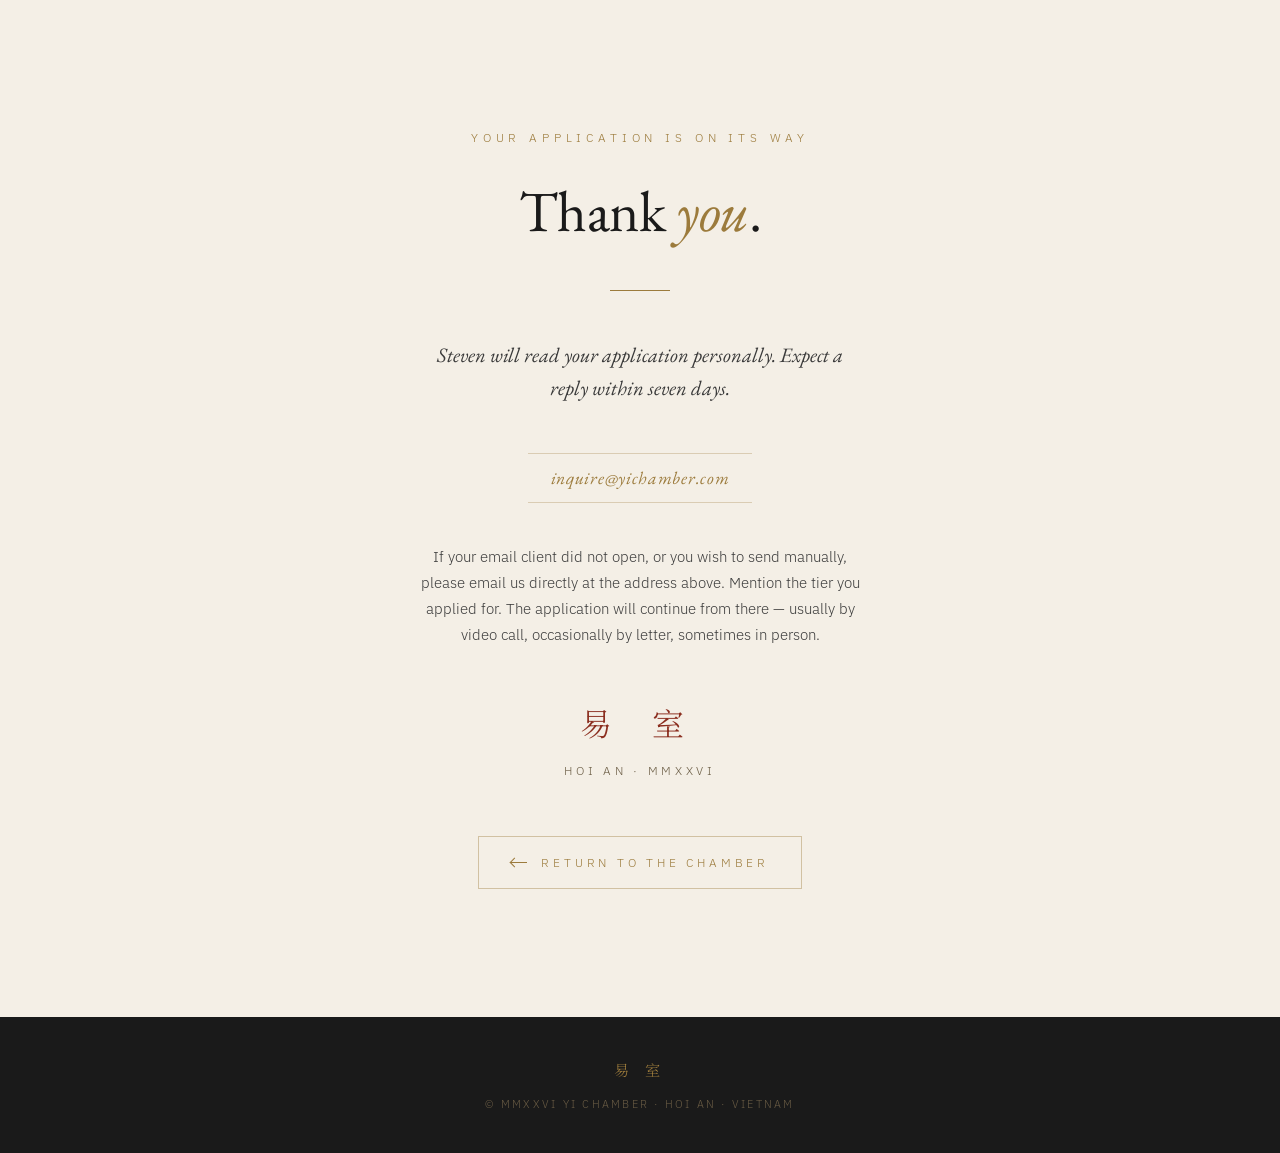
<file: apply-thanks.html>
<!DOCTYPE html>
<html lang="en">
<head>
<meta charset="UTF-8" />
<meta name="viewport" content="width=device-width, initial-scale=1.0" />
<meta name="theme-color" content="#F4EFE6" />

<title>Thank you · Yi Chamber</title>
<meta name="description" content="Your application has been sent. The founder will read it personally and reply within seven days." />
<meta name="robots" content="noindex, nofollow" />

<link rel="icon" type="image/png" sizes="32x32" href="/favicon-32.png" />
<link rel="apple-touch-icon" sizes="180x180" href="/favicon-180.png" />

<link rel="preconnect" href="https://fonts.googleapis.com" />
<link rel="preconnect" href="https://fonts.gstatic.com" crossorigin />
<link href="https://fonts.googleapis.com/css2?family=EB+Garamond:ital,wght@0,400;0,500;1,400;1,500&family=IBM+Plex+Sans:wght@300;400;500&family=Noto+Serif+TC:wght@400;500;600&display=swap" rel="stylesheet" />

<style>
:root {
  --ink:       #1A1A1A;
  --rice:      #F4EFE6;
  --bone:      #EDE7D9;
  --brass:     #9C7B3C;
  --cinnabar:  #8B2E1F;
  --graphite:  #3A3A3A;
  --patina:    #6B5D45;
  --font-display: 'EB Garamond', Georgia, serif;
  --font-body:    'IBM Plex Sans', system-ui, sans-serif;
  --font-cjk:     'Noto Serif TC', 'EB Garamond', serif;
  --ease: cubic-bezier(0.4, 0, 0.2, 1);
  --ease-out: cubic-bezier(0.16, 1, 0.3, 1);
}
*, *::before, *::after { box-sizing: border-box; }
html, body { margin: 0; padding: 0; }
body {
  font-family: var(--font-body);
  font-weight: 300;
  color: var(--ink);
  background: var(--rice);
  -webkit-font-smoothing: antialiased;
  text-rendering: optimizeLegibility;
  line-height: 1.65;
  min-height: 100vh;
  display: flex;
  flex-direction: column;
}
a { color: inherit; text-decoration: none; }
::selection { background: var(--brass); color: var(--rice); }

.page {
  flex: 1;
  display: flex;
  flex-direction: column;
  align-items: center;
  justify-content: center;
  padding: clamp(4rem, 10vw, 8rem) clamp(1.5rem, 5vw, 4rem);
  text-align: center;
  position: relative;
}

.page__inner {
  max-width: 560px;
  opacity: 0;
  animation: rise 1400ms var(--ease-out) 300ms forwards;
}
@keyframes rise {
  from { opacity: 0; transform: translateY(28px); }
  to   { opacity: 1; transform: translateY(0); }
}

.page__overline {
  font-family: var(--font-body);
  font-size: 0.72rem;
  letter-spacing: 0.42em;
  text-transform: uppercase;
  color: var(--brass);
  margin-bottom: 2rem;
}

.page__title {
  font-family: var(--font-display);
  font-weight: 400;
  font-size: clamp(2.4rem, 5vw, 3.6rem);
  line-height: 1.1;
  margin: 0 0 1.5rem;
  color: var(--ink);
  letter-spacing: -0.01em;
}
.page__title em {
  font-style: italic;
  color: var(--brass);
}

.page__rule {
  width: 60px;
  height: 1px;
  background: var(--brass);
  margin: clamp(2rem, 4vw, 3rem) auto;
}

.page__body {
  font-family: var(--font-display);
  font-style: italic;
  font-size: clamp(1.15rem, 1.6vw, 1.35rem);
  line-height: 1.6;
  color: var(--graphite);
  max-width: 44ch;
  margin: 0 auto 1.5rem;
}

.page__body--small {
  font-family: var(--font-body);
  font-style: normal;
  font-size: 0.96rem;
  line-height: 1.7;
  color: var(--graphite);
  max-width: 50ch;
  margin: 0 auto 2rem;
}

.page__address {
  display: inline-block;
  font-family: var(--font-display);
  font-style: italic;
  font-size: 1.1rem;
  color: var(--brass);
  padding: 0.6rem 1.4rem;
  border-top: 1px solid rgba(156, 123, 60, 0.3);
  border-bottom: 1px solid rgba(156, 123, 60, 0.3);
  margin: 1.5rem 0 2.5rem;
  letter-spacing: 0.04em;
}

.page__seal {
  font-family: var(--font-cjk);
  font-size: 2rem;
  letter-spacing: 0.5em;
  color: var(--cinnabar);
  display: block;
  margin: clamp(2rem, 4vw, 3rem) 0 0.8rem;
}

.page__meta {
  font-family: var(--font-body);
  font-size: 0.72rem;
  letter-spacing: 0.32em;
  text-transform: uppercase;
  color: var(--patina);
  margin-bottom: clamp(2.5rem, 5vw, 3.5rem);
}

.page__return {
  display: inline-flex;
  align-items: center;
  gap: 0.9rem;
  font-family: var(--font-body);
  font-size: 0.74rem;
  letter-spacing: 0.32em;
  text-transform: uppercase;
  color: var(--brass);
  padding: 1rem 2rem 0.95rem;
  border: 1px solid rgba(156, 123, 60, 0.4);
  transition: all 500ms var(--ease);
}
.page__return:hover {
  border-color: var(--brass);
  background: rgba(156, 123, 60, 0.04);
}
.page__return-arrow {
  display: inline-block;
  width: 16px;
  height: 1px;
  background: currentColor;
  position: relative;
  transform: rotate(180deg);
}
.page__return-arrow::after {
  content: '';
  position: absolute;
  right: 0;
  top: -3px;
  width: 7px; height: 7px;
  border-right: 1px solid currentColor;
  border-bottom: 1px solid currentColor;
  transform: rotate(-45deg);
}

.footer {
  background: var(--ink);
  color: var(--patina);
  padding: 2.5rem 1.5rem;
  text-align: center;
  font-family: var(--font-body);
  font-size: 0.7rem;
  letter-spacing: 0.2em;
  text-transform: uppercase;
}
.footer__seal {
  font-family: var(--font-cjk);
  font-size: 0.95rem;
  letter-spacing: 0.4em;
  color: var(--brass);
  display: block;
  margin-bottom: 0.8rem;
}

@media (prefers-reduced-motion: reduce) {
  *, *::before, *::after {
    animation-duration: 0.01ms !important;
    transition-duration: 0.01ms !important;
  }
  .page__inner { opacity: 1; transform: none; }
}
</style>
</head>
<body>

<main class="page">
  <div class="page__inner">

    <div class="page__overline">Your application is on its way</div>

    <h1 class="page__title">Thank <em>you</em>.</h1>

    <div class="page__rule"></div>

    <p class="page__body">
      Steven will read your application personally. Expect a reply within seven days.
    </p>

    <div class="page__address">inquire@yichamber.com</div>

    <p class="page__body--small">
      If your email client did not open, or you wish to send manually, please email us directly at the address above. Mention the tier you applied for. The application will continue from there &mdash; usually by video call, occasionally by letter, sometimes in person.
    </p>

    <span class="page__seal" aria-label="Yi Shi seal">易 室</span>

    <div class="page__meta">Hoi An &middot; MMXXVI</div>

    <a href="index.html" class="page__return">
      <span class="page__return-arrow" aria-hidden="true"></span>
      <span>Return to the Chamber</span>
    </a>

  </div>
</main>

<footer class="footer">
  <span class="footer__seal" aria-label="Yi Shi seal">易 室</span>
  &copy; MMXXVI Yi Chamber &middot; Hoi An &middot; Vietnam
</footer>

</body>
</html>
</file>
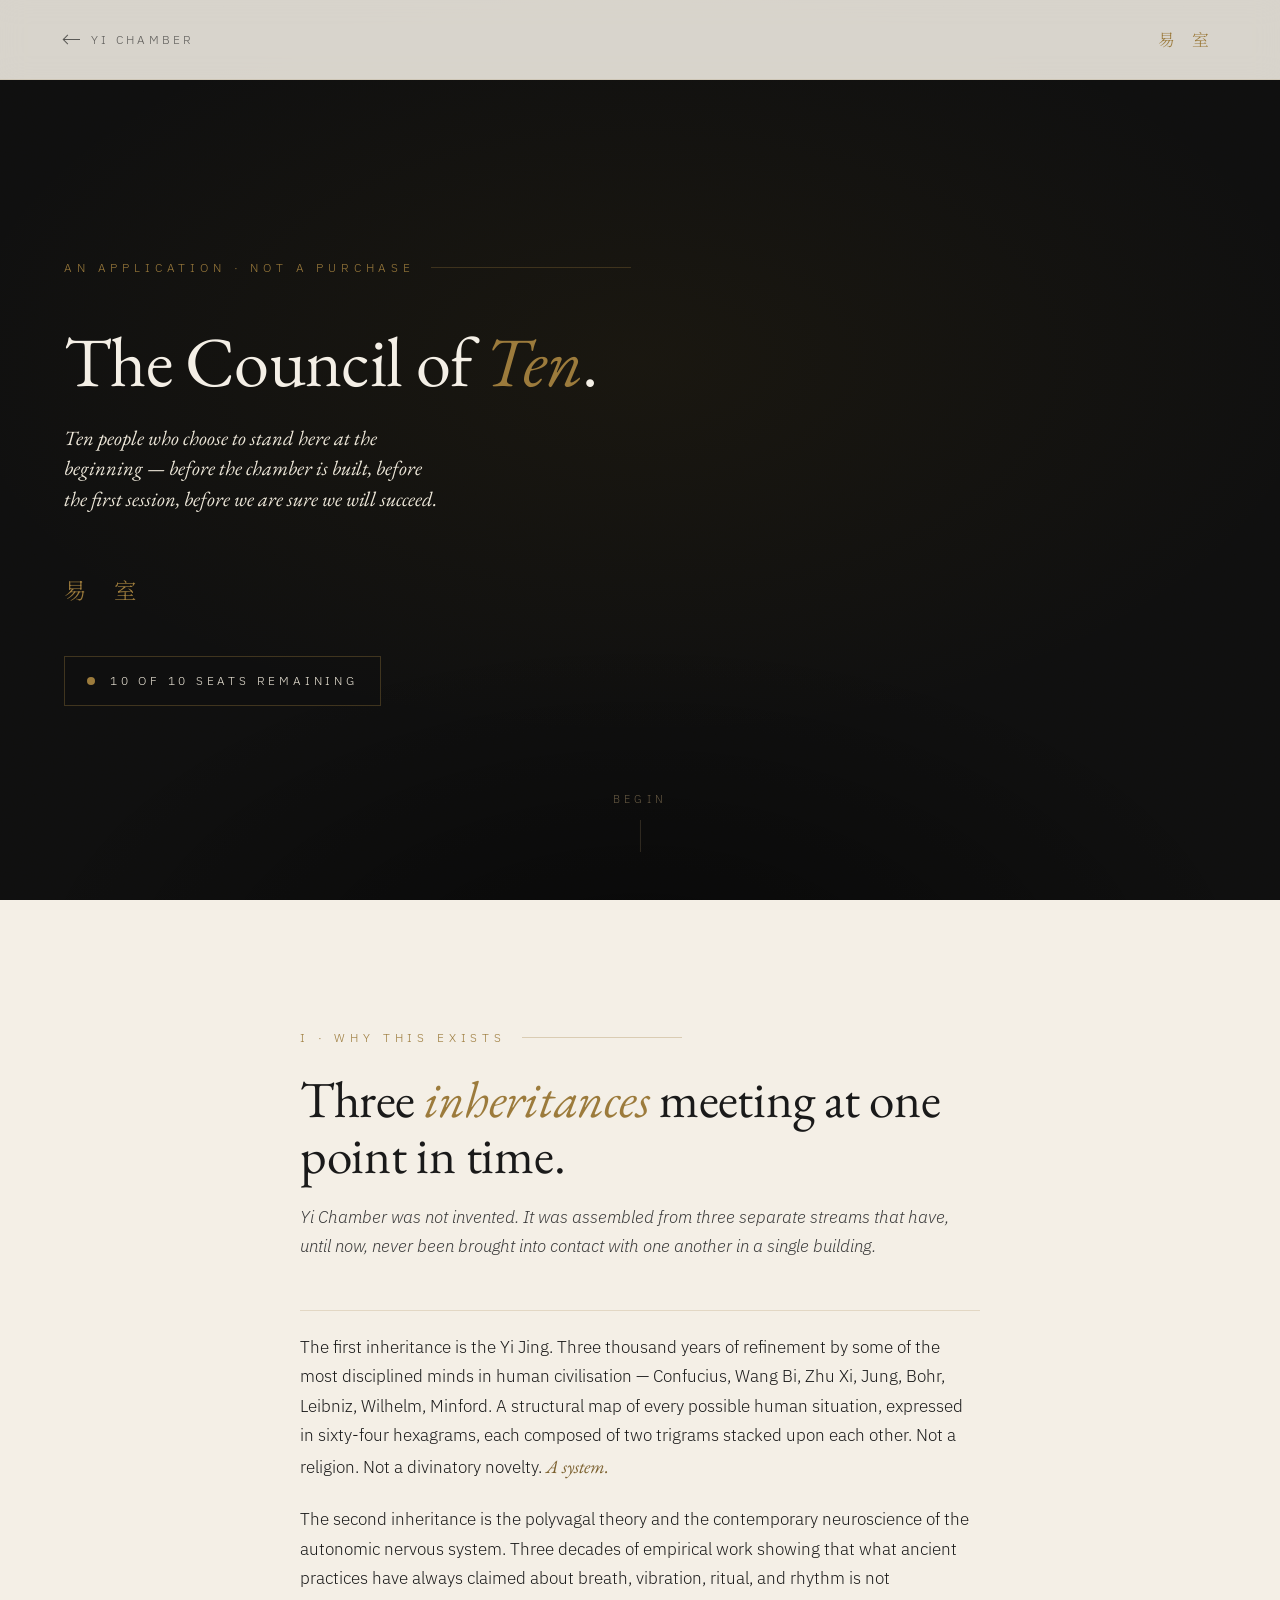
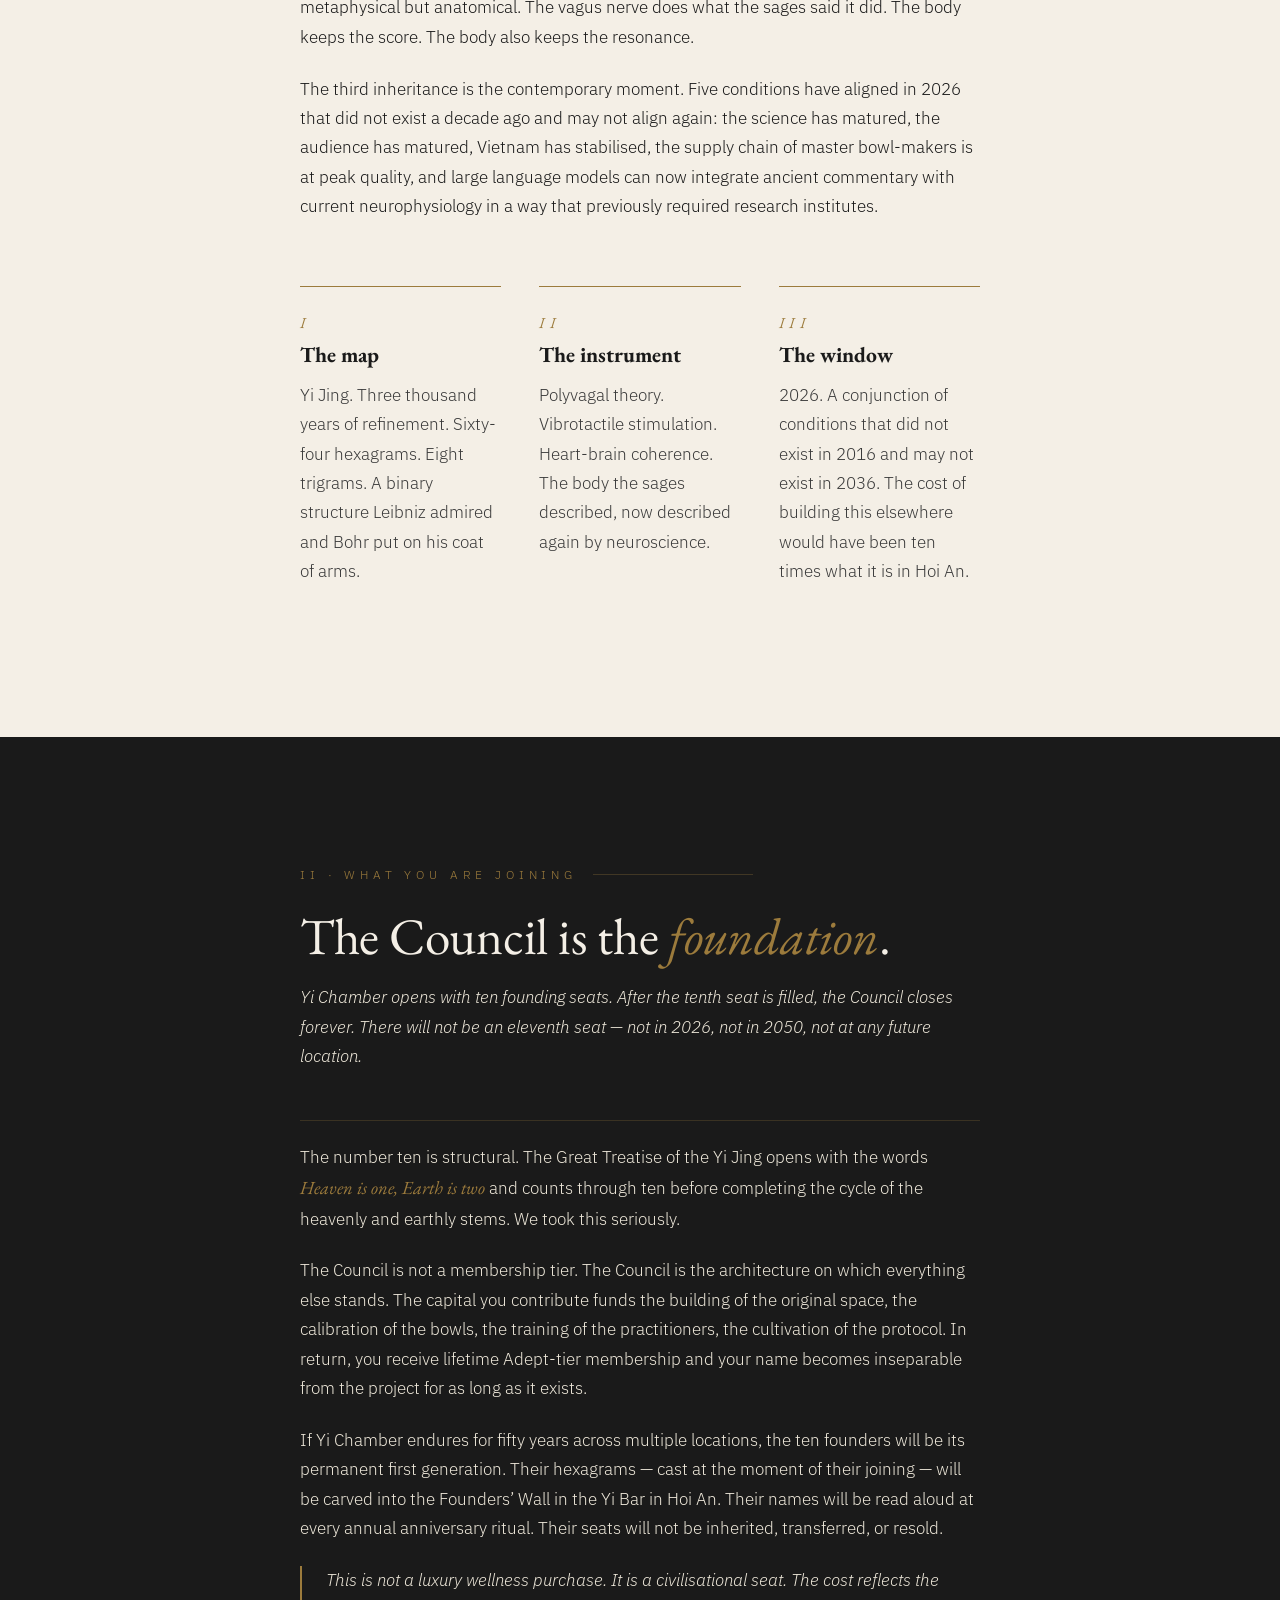
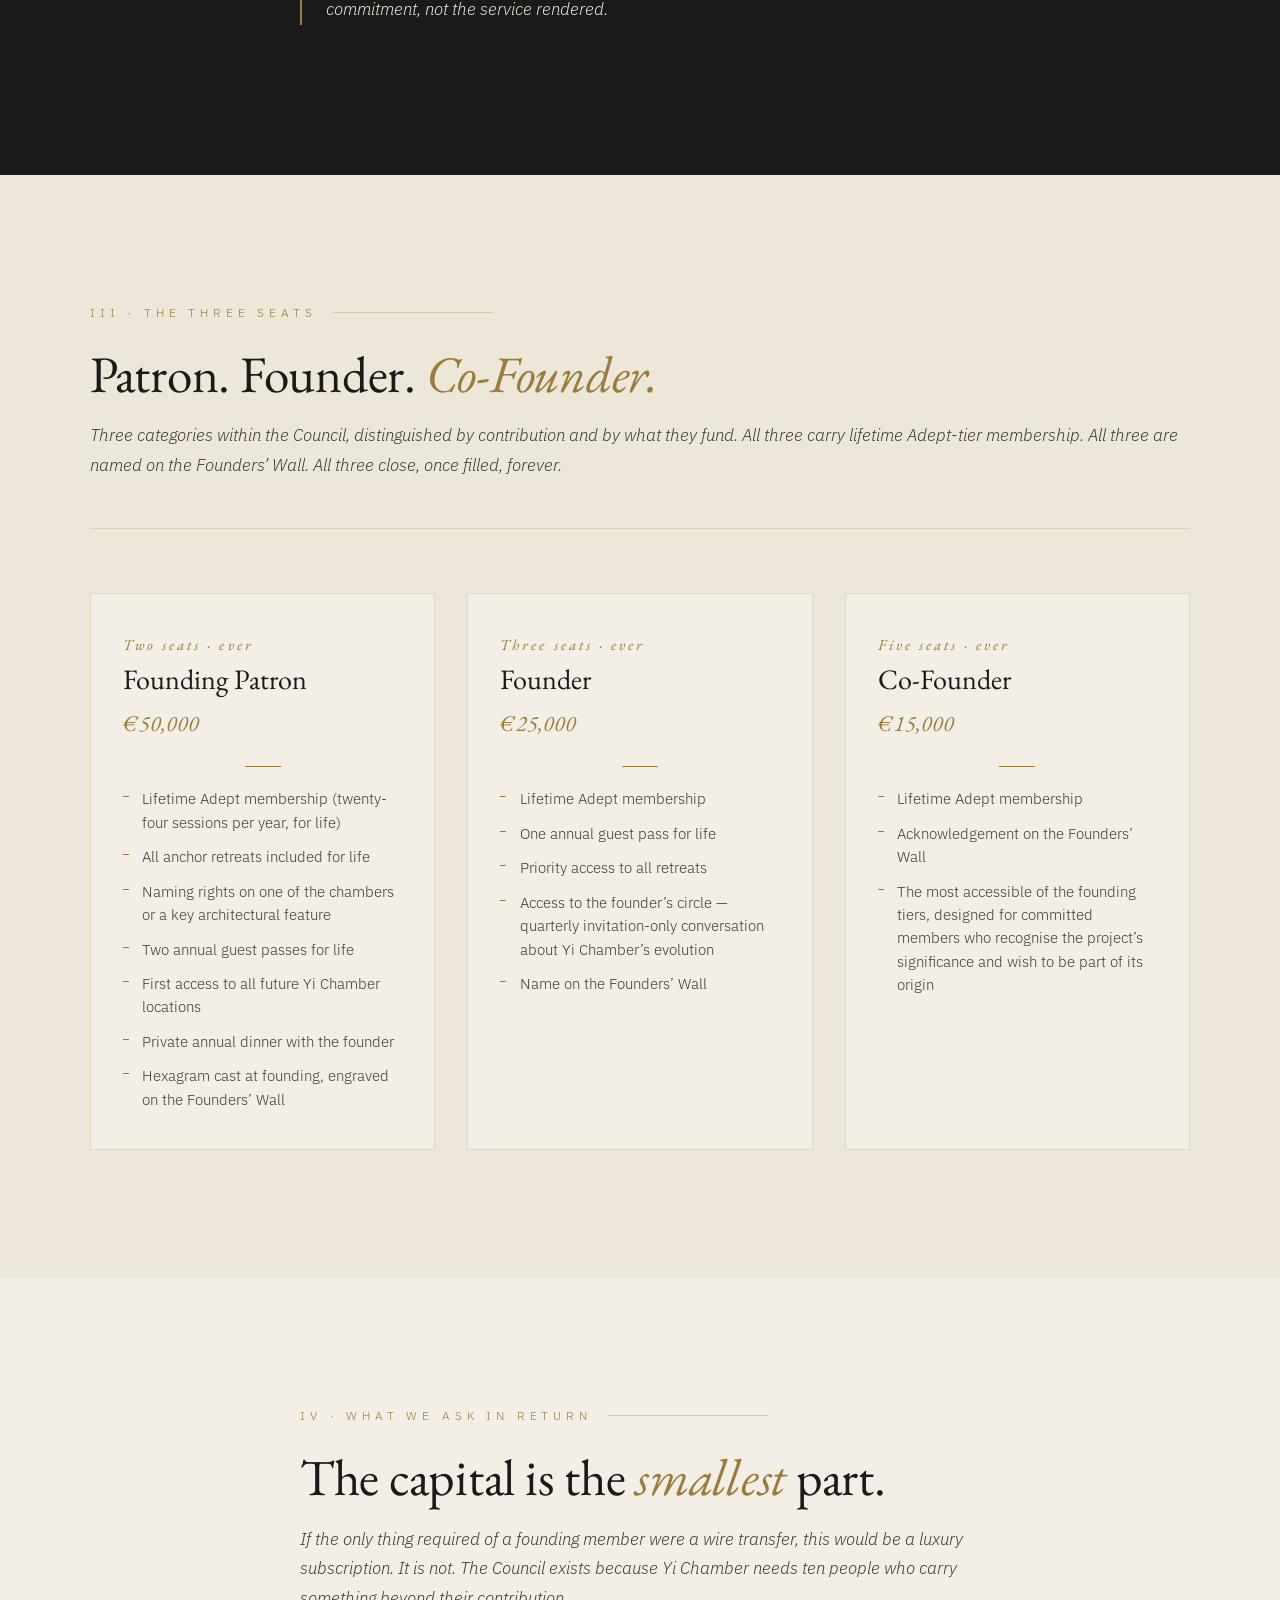
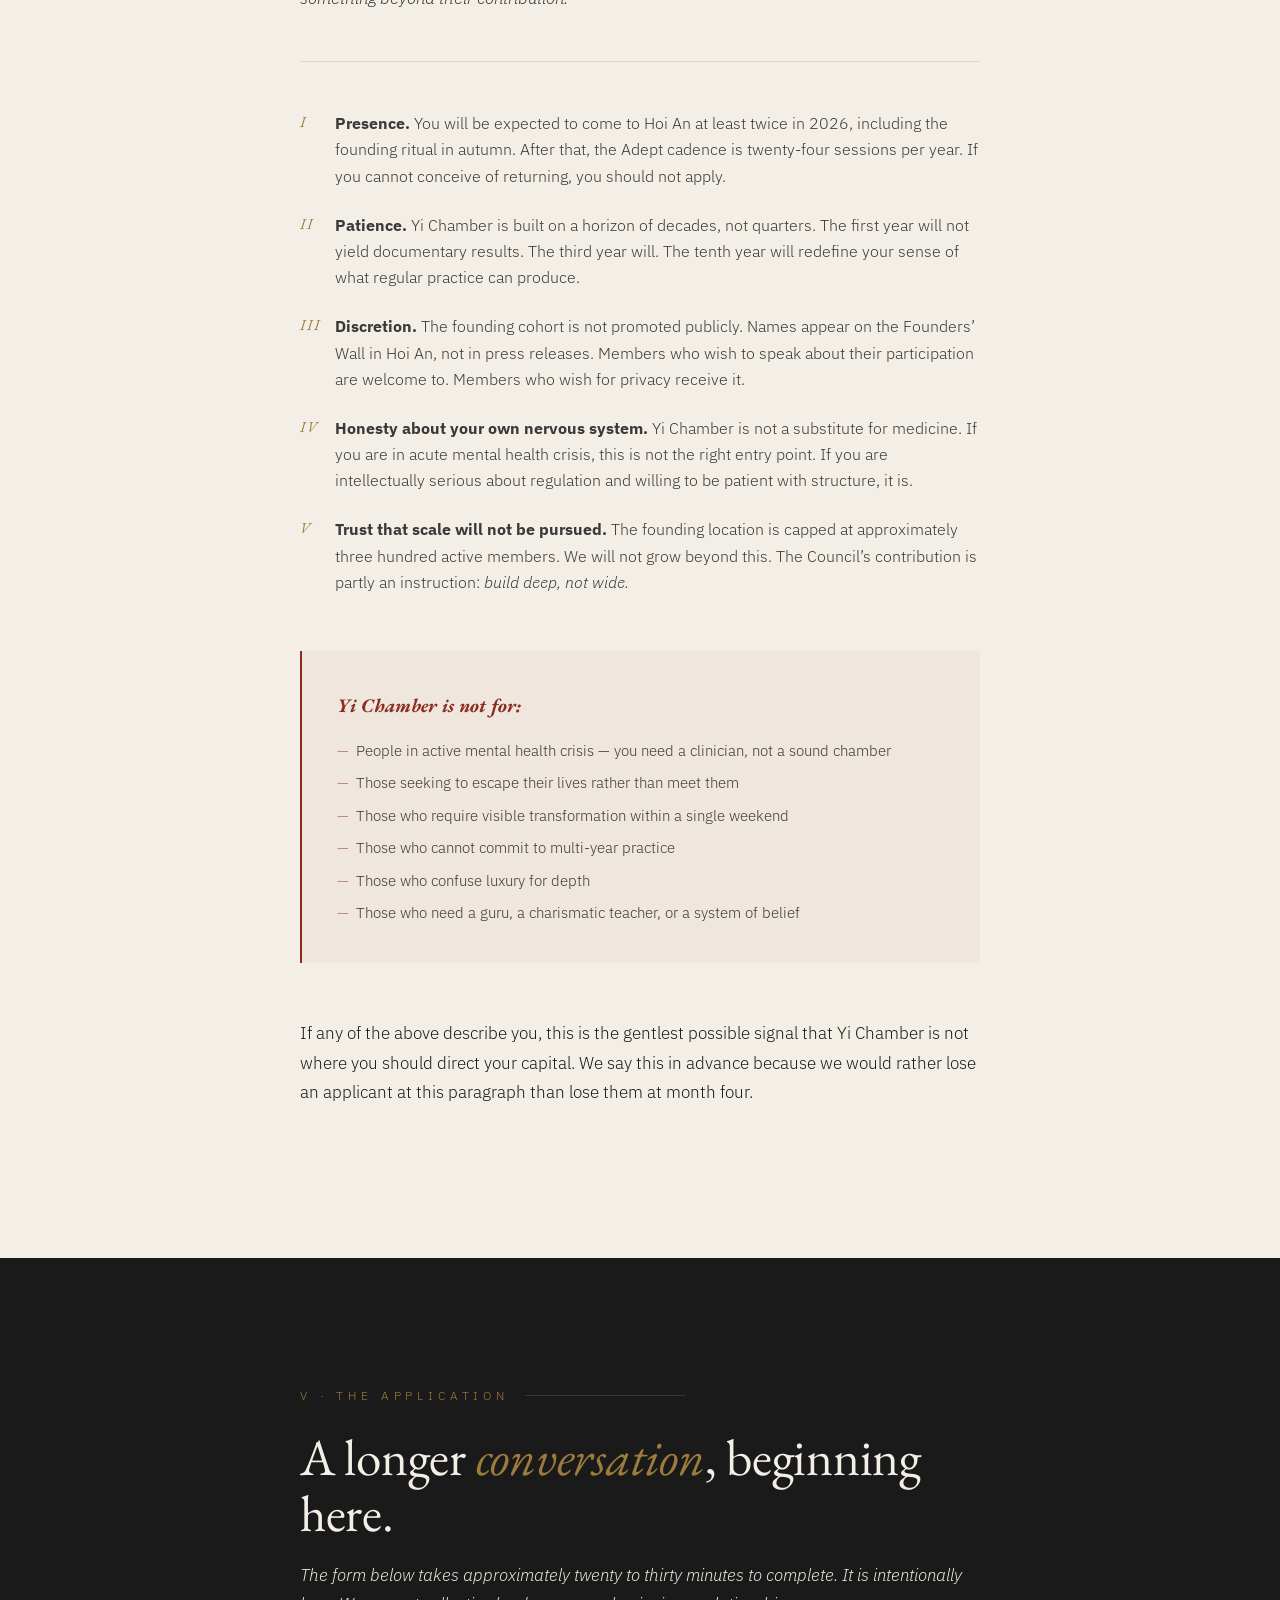
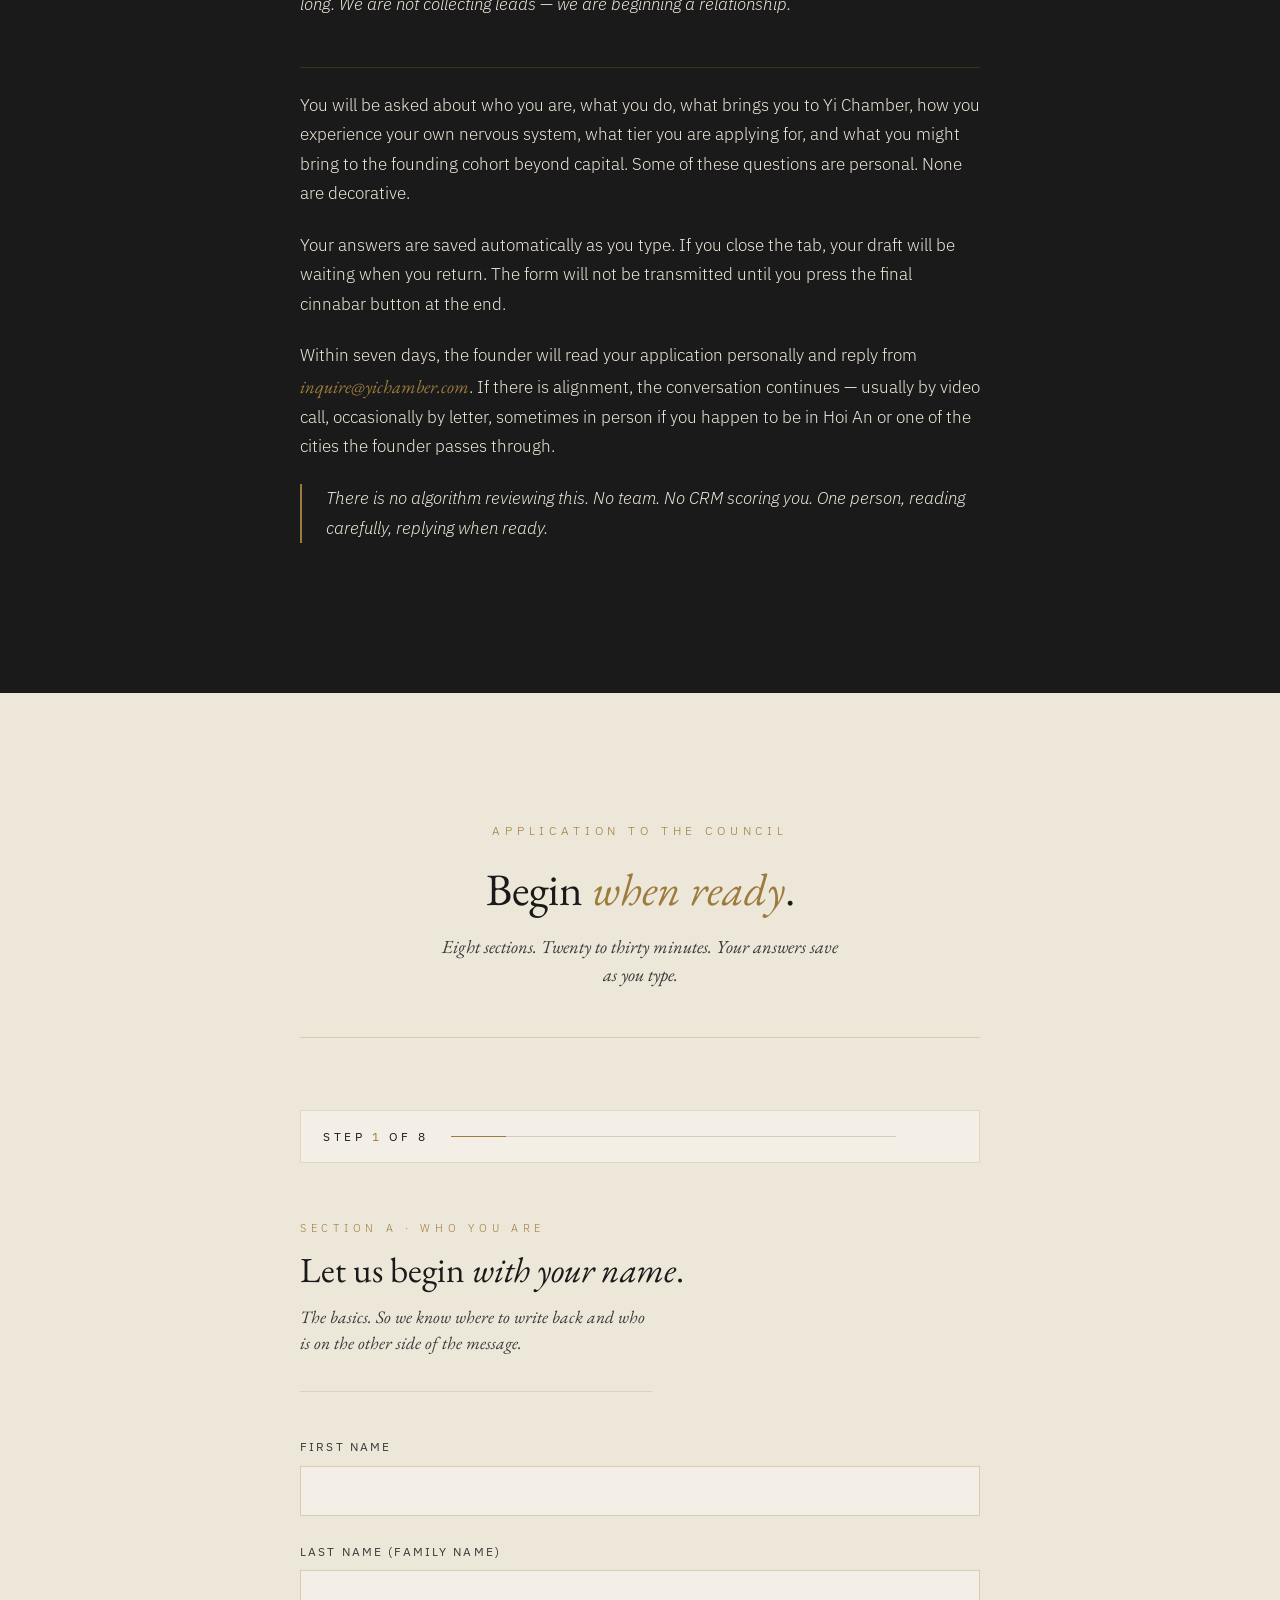
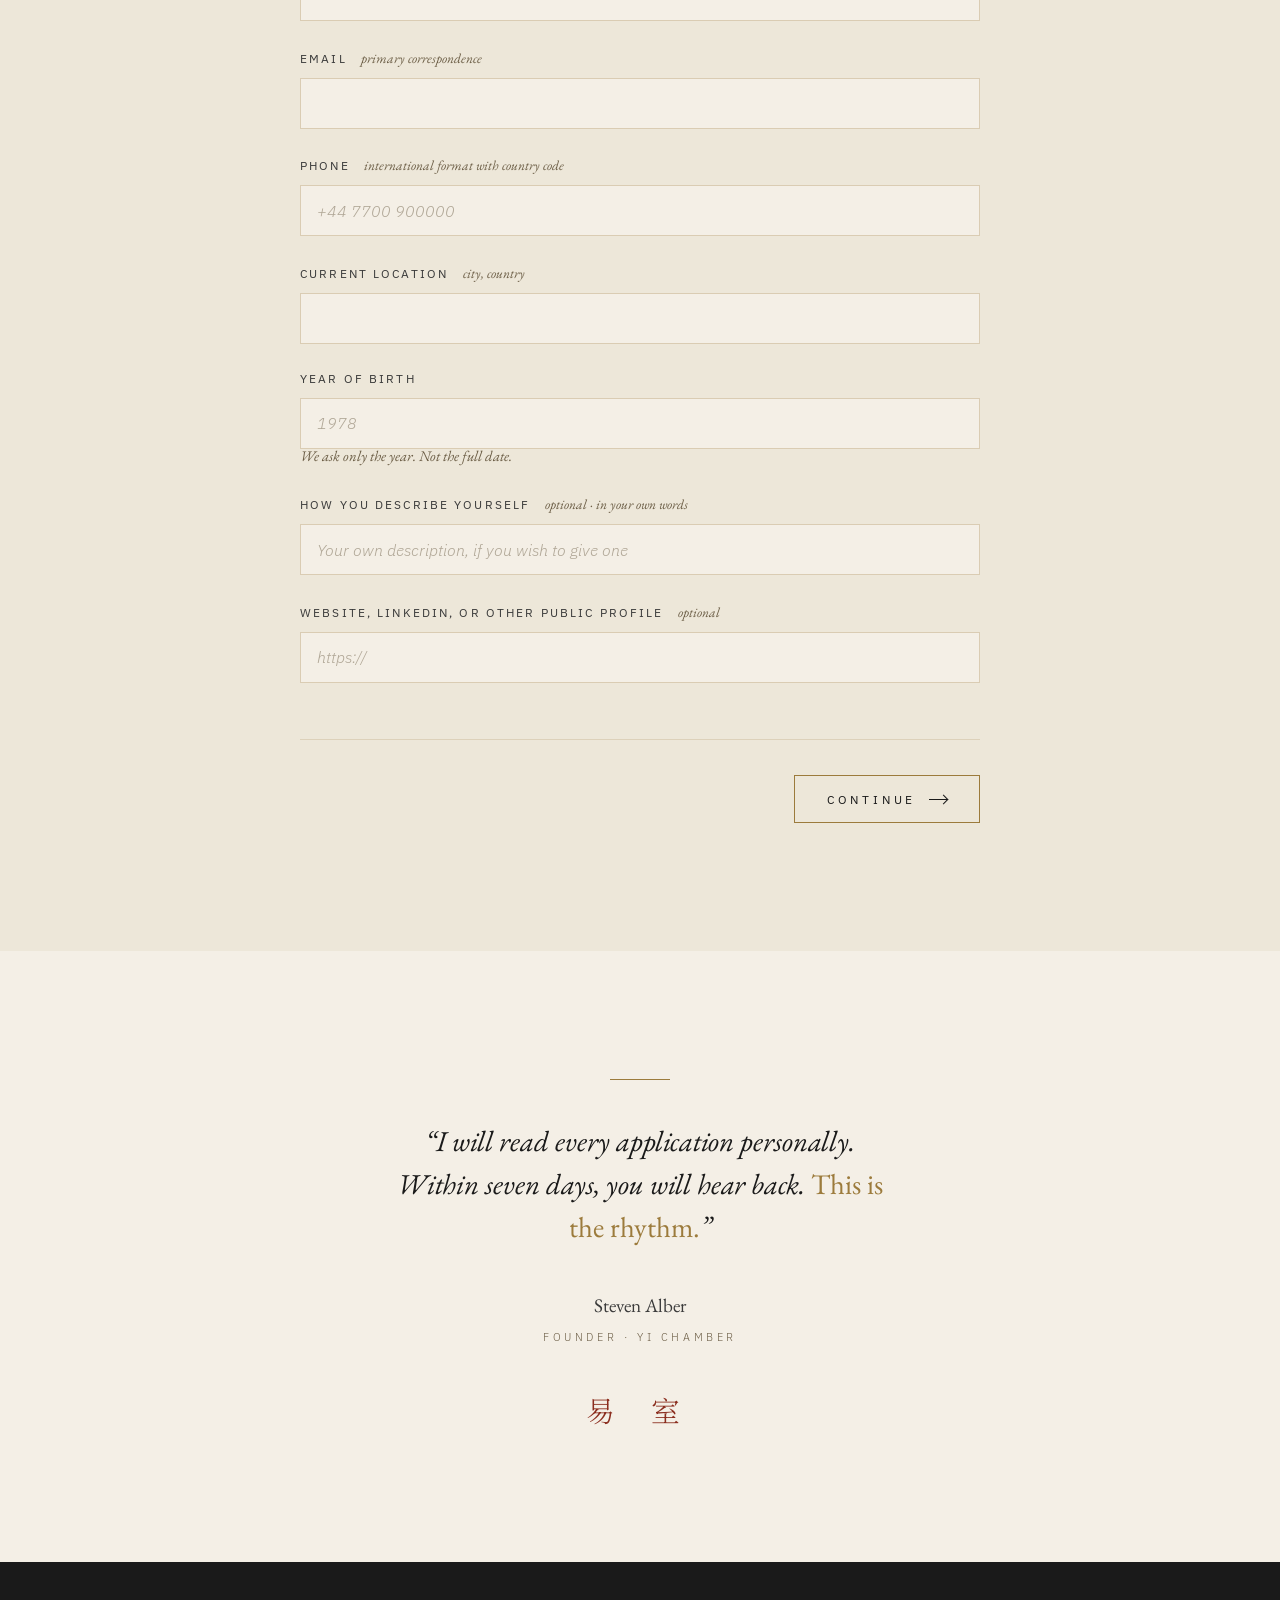
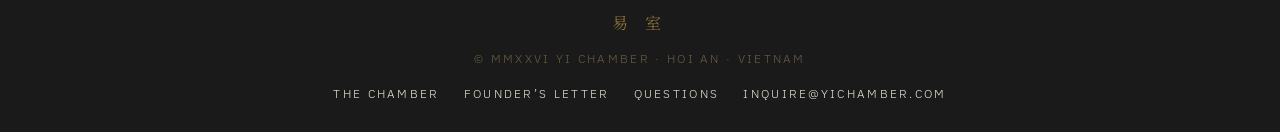
<file: apply.html>
<!DOCTYPE html>
<html lang="en">
<head>
<meta charset="UTF-8" />
<meta name="viewport" content="width=device-width, initial-scale=1.0" />
<meta name="theme-color" content="#1A1A1A" />
<meta name="format-detection" content="telephone=no" />

<title>Apply to the Council · Yi Chamber</title>
<meta name="description" content="An application to the Council of Ten — the founding members of Yi Chamber. Ten seats. Hoi An, 2026." />
<meta name="author" content="Steven Alber" />
<meta name="robots" content="noindex, follow" />

<meta property="og:site_name" content="Yi Chamber" />
<meta property="og:title" content="Apply to the Council · Yi Chamber" />
<meta property="og:description" content="Ten seats. Once filled, the Council closes forever." />
<meta property="og:type" content="article" />
<meta property="og:url" content="https://yichamber.com/apply.html" />
<meta name="twitter:card" content="summary_large_image" />

<link rel="canonical" href="https://yichamber.com/apply.html" />
<link rel="icon" type="image/png" sizes="32x32" href="/favicon-32.png" />
<link rel="apple-touch-icon" sizes="180x180" href="/favicon-180.png" />

<link rel="preconnect" href="https://fonts.googleapis.com" />
<link rel="preconnect" href="https://fonts.gstatic.com" crossorigin />
<link href="https://fonts.googleapis.com/css2?family=EB+Garamond:ital,wght@0,400;0,500;1,400;1,500&family=IBM+Plex+Sans:wght@300;400;500&family=Noto+Serif+TC:wght@400;500;600&display=swap" rel="stylesheet" />

<style>
/* ========================================================================
   YI CHAMBER · /apply
   Master stylesheet
   ======================================================================== */
:root {
  --ink:       #1A1A1A;
  --ink-deep:  #0F0F0F;
  --rice:      #F4EFE6;
  --bone:      #EDE7D9;
  --brass:     #9C7B3C;
  --brass-dim: #7A5F2D;
  --ochre:     #8B5E3C;
  --jade:      #4A5D4A;
  --cinnabar:  #8B2E1F;
  --cinnabar-deep: #6B1F12;
  --graphite:  #3A3A3A;
  --patina:    #6B5D45;

  --font-display: 'EB Garamond', Georgia, serif;
  --font-body:    'IBM Plex Sans', system-ui, sans-serif;
  --font-cjk:     'Noto Serif TC', 'EB Garamond', serif;

  --ease:     cubic-bezier(0.4, 0, 0.2, 1);
  --ease-out: cubic-bezier(0.16, 1, 0.3, 1);

  --section-pad-y: clamp(5rem, 11vw, 8rem);
  --section-pad-x: clamp(1.5rem, 5vw, 4rem);
  --content-narrow: 680px;
  --content-wide:   1100px;
}

*, *::before, *::after { box-sizing: border-box; }
html, body { margin: 0; padding: 0; }
html { scroll-behavior: smooth; }
body {
  font-family: var(--font-body);
  font-weight: 300;
  color: var(--ink);
  background: var(--rice);
  -webkit-font-smoothing: antialiased;
  -moz-osx-font-smoothing: grayscale;
  text-rendering: optimizeLegibility;
  line-height: 1.65;
  overflow-x: hidden;
}
a { color: inherit; text-decoration: none; }
img { max-width: 100%; height: auto; display: block; }
::selection { background: var(--brass); color: var(--rice); }

/* Grain texture utility */
.grain {
  position: absolute;
  inset: 0;
  z-index: 1;
  pointer-events: none;
  opacity: 0.06;
  mix-blend-mode: multiply;
  background-image: url("data:image/svg+xml;utf8,<svg xmlns='http://www.w3.org/2000/svg' width='240' height='240'><filter id='n'><feTurbulence type='fractalNoise' baseFrequency='0.9' numOctaves='2' stitchTiles='stitch'/><feColorMatrix values='0 0 0 0 0.55  0 0 0 0 0.45  0 0 0 0 0.27  0 0 0 1 0'/></filter><rect width='100%25' height='100%25' filter='url(%23n)'/></svg>");
}

/* ========================================================================
   TOPBAR
   ======================================================================== */
.topbar {
  position: fixed;
  top: 0; left: 0; right: 0;
  z-index: 100;
  padding: clamp(1rem, 2.2vw, 1.6rem) var(--section-pad-x);
  display: flex;
  justify-content: space-between;
  align-items: center;
  background: rgba(244, 239, 230, 0.88);
  backdrop-filter: blur(14px);
  -webkit-backdrop-filter: blur(14px);
  border-bottom: 1px solid rgba(156, 123, 60, 0.15);
}
.topbar__back {
  font-family: var(--font-body);
  font-size: 0.72rem;
  letter-spacing: 0.28em;
  text-transform: uppercase;
  color: rgba(26, 26, 26, 0.65);
  display: inline-flex;
  align-items: center;
  gap: 0.7rem;
  transition: color 400ms var(--ease);
}
.topbar__back:hover { color: var(--brass); }
.topbar__back-arrow {
  display: inline-block;
  width: 16px;
  height: 1px;
  background: currentColor;
  position: relative;
}
.topbar__back-arrow::after {
  content: '';
  position: absolute;
  left: 0; top: -3px;
  width: 7px; height: 7px;
  border-left: 1px solid currentColor;
  border-bottom: 1px solid currentColor;
  transform: rotate(45deg);
}
.topbar__seal {
  font-family: var(--font-cjk);
  font-size: 1.05rem;
  color: var(--brass);
  letter-spacing: 0.4em;
}

@media (max-width: 720px) {
  .topbar__back span:not(.topbar__back-arrow) { display: none; }
}

/* ========================================================================
   HERO / THRESHOLD
   ======================================================================== */
.threshold {
  position: relative;
  min-height: 100vh;
  min-height: 100dvh;
  background:
    radial-gradient(ellipse 90% 70% at 50% 40%, rgba(139, 105, 20, 0.08) 0%, transparent 60%),
    radial-gradient(ellipse 100% 80% at 50% 110%, rgba(0,0,0,0.5) 0%, transparent 50%),
    var(--ink-deep);
  color: var(--rice);
  display: flex;
  flex-direction: column;
  justify-content: center;
  padding: clamp(7rem, 14vw, 10rem) var(--section-pad-x) clamp(4rem, 8vw, 6rem);
  isolation: isolate;
  overflow: hidden;
}
.threshold__grain {
  position: absolute; inset: 0; z-index: 0;
  opacity: 0.07;
  mix-blend-mode: overlay;
  background-image: url("data:image/svg+xml;utf8,<svg xmlns='http://www.w3.org/2000/svg' width='240' height='240'><filter id='n'><feTurbulence type='fractalNoise' baseFrequency='0.9' numOctaves='2' stitchTiles='stitch'/><feColorMatrix values='0 0 0 0 0.6  0 0 0 0 0.5  0 0 0 0 0.3  0 0 0 1 0'/></filter><rect width='100%25' height='100%25' filter='url(%23n)'/></svg>");
}
.threshold__inner {
  position: relative;
  z-index: 2;
  max-width: var(--content-narrow);
  width: 100%;
}
.threshold__overline {
  font-family: var(--font-body);
  font-size: 0.72rem;
  letter-spacing: 0.42em;
  text-transform: uppercase;
  color: var(--brass);
  margin-bottom: clamp(2rem, 5vw, 3rem);
  display: flex;
  align-items: center;
  gap: 1rem;
  opacity: 0;
  animation: fade-up 1200ms var(--ease-out) 300ms forwards;
}
.threshold__overline::after {
  content: '';
  flex: 1;
  height: 1px;
  background: rgba(156, 123, 60, 0.3);
  max-width: 200px;
}
.threshold__title {
  font-family: var(--font-display);
  font-weight: 400;
  font-size: clamp(2.4rem, 6vw, 4.4rem);
  line-height: 1.05;
  color: var(--rice);
  margin: 0 0 1.5rem;
  letter-spacing: -0.01em;
  opacity: 0;
  animation: fade-up 1400ms var(--ease-out) 600ms forwards;
}
.threshold__title em {
  font-style: italic;
  color: var(--brass);
}
.threshold__subtitle {
  font-family: var(--font-display);
  font-style: italic;
  font-size: clamp(1.1rem, 1.6vw, 1.35rem);
  line-height: 1.5;
  color: var(--bone);
  max-width: 38ch;
  margin: 0 0 clamp(2.5rem, 5vw, 3.5rem);
  opacity: 0;
  animation: fade-up 1200ms var(--ease-out) 900ms forwards;
}
.threshold__seal {
  font-family: var(--font-cjk);
  font-size: 1.4rem;
  color: var(--brass);
  letter-spacing: 0.5em;
  margin-bottom: clamp(2rem, 4vw, 3rem);
  opacity: 0;
  animation: fade-up 1200ms var(--ease-out) 1100ms forwards;
}
.threshold__seats {
  display: inline-flex;
  align-items: center;
  gap: 0.9rem;
  padding: 0.9rem 1.4rem;
  border: 1px solid rgba(156, 123, 60, 0.35);
  background: rgba(15, 15, 15, 0.4);
  font-family: var(--font-body);
  font-size: 0.74rem;
  letter-spacing: 0.32em;
  text-transform: uppercase;
  color: var(--bone);
  opacity: 0;
  animation: fade-up 1200ms var(--ease-out) 1400ms forwards;
}
.threshold__seats-dot {
  width: 8px;
  height: 8px;
  border-radius: 50%;
  background: var(--brass);
  animation: pulse 2.4s var(--ease) infinite;
}
@keyframes pulse {
  0%, 100% { opacity: 1; transform: scale(1); }
  50% { opacity: 0.5; transform: scale(0.85); }
}

.threshold__scroll-cue {
  position: absolute;
  bottom: clamp(2rem, 5vw, 3rem);
  left: 50%;
  transform: translateX(-50%);
  display: flex;
  flex-direction: column;
  align-items: center;
  gap: 0.7rem;
  font-family: var(--font-body);
  font-size: 0.66rem;
  letter-spacing: 0.4em;
  text-transform: uppercase;
  color: var(--patina);
  opacity: 0;
  animation: fade-in 1500ms var(--ease) 1800ms forwards;
}
.threshold__scroll-line {
  width: 1px;
  height: 32px;
  background: rgba(107, 93, 69, 0.4);
  position: relative;
  overflow: hidden;
}
.threshold__scroll-line::after {
  content: '';
  position: absolute;
  left: 0; top: -50%;
  width: 100%; height: 50%;
  background: var(--brass);
  animation: drip 2.4s var(--ease) infinite;
}
@keyframes drip {
  0% { top: -50%; }
  100% { top: 100%; }
}

/* ========================================================================
   GENERIC SECTION
   ======================================================================== */
.section {
  position: relative;
  padding: var(--section-pad-y) var(--section-pad-x);
}
.section--light { background: var(--rice); color: var(--ink); }
.section--bone  { background: var(--bone); color: var(--ink); }
.section--dark  { background: var(--ink); color: var(--rice); }

.section__inner {
  position: relative;
  z-index: 2;
  max-width: var(--content-narrow);
  margin: 0 auto;
}
.section__inner--wide { max-width: var(--content-wide); }

.section__overline {
  font-family: var(--font-body);
  font-size: 0.72rem;
  letter-spacing: 0.42em;
  text-transform: uppercase;
  color: var(--brass);
  margin-bottom: 1.5rem;
  display: flex;
  align-items: center;
  gap: 1rem;
}
.section__overline::after {
  content: '';
  flex: 1;
  height: 1px;
  background: rgba(156, 123, 60, 0.3);
  max-width: 160px;
}
.section--dark .section__overline { color: var(--brass); }

.section__title {
  font-family: var(--font-display);
  font-weight: 400;
  font-size: clamp(2rem, 4vw, 3.2rem);
  line-height: 1.1;
  margin: 0 0 1.2rem;
  letter-spacing: -0.005em;
}
.section__title em {
  font-style: italic;
  color: var(--brass);
}
.section--dark .section__title em { color: var(--brass); }

.section__lede {
  font-family: var(--font-display);
  font-style: italic;
  font-size: clamp(1.15rem, 1.5vw, 1.3rem);
  line-height: 1.55;
  color: var(--graphite);
  margin: 0 0 clamp(2rem, 4vw, 3rem);
  padding-bottom: clamp(2rem, 4vw, 3rem);
  border-bottom: 1px solid rgba(156, 123, 60, 0.2);
}
.section--dark .section__lede {
  color: var(--bone);
  border-color: rgba(156, 123, 60, 0.25);
}

.section p {
  font-family: var(--font-body);
  font-size: 1.05rem;
  line-height: 1.75;
  margin: 0 0 1.4rem;
}
.section--dark p { color: var(--bone); }

.section p em {
  font-family: var(--font-display);
  font-style: italic;
  font-size: 1.1em;
  color: var(--brass-dim);
}
.section--dark p em { color: var(--brass); }

.section__h2 {
  font-family: var(--font-display);
  font-weight: 400;
  font-size: clamp(1.5rem, 2.4vw, 1.9rem);
  line-height: 1.2;
  margin: clamp(2.5rem, 5vw, 3.5rem) 0 1rem;
}
.section--dark .section__h2 { color: var(--rice); }

.section__pullquote {
  font-family: var(--font-display);
  font-style: italic;
  font-size: clamp(1.3rem, 2vw, 1.6rem);
  line-height: 1.4;
  margin: clamp(2.5rem, 5vw, 3.5rem) 0;
  padding: 0 0 0 1.5rem;
  border-left: 2px solid var(--brass);
}

/* ========================================================================
   THREE INHERITANCES — visual triad
   ======================================================================== */
.inheritances {
  display: grid;
  grid-template-columns: repeat(3, 1fr);
  gap: clamp(1.5rem, 3vw, 2.5rem);
  margin: clamp(3rem, 5vw, 4rem) 0 0;
}
@media (max-width: 920px) {
  .inheritances { grid-template-columns: 1fr; }
}
.inheritance {
  border-top: 1px solid var(--brass);
  padding-top: 1.5rem;
}
.inheritance__roman {
  font-family: var(--font-display);
  font-style: italic;
  color: var(--brass);
  font-size: 0.95rem;
  letter-spacing: 0.3em;
  margin-bottom: 0.4rem;
}
.inheritance__title {
  font-family: var(--font-display);
  font-size: 1.35rem;
  color: var(--ink);
  margin: 0 0 0.8rem;
  line-height: 1.2;
}
.section--dark .inheritance__title { color: var(--rice); }
.inheritance__body {
  font-family: var(--font-body);
  font-size: 0.95rem;
  line-height: 1.65;
  color: var(--graphite);
  margin: 0;
}
.section--dark .inheritance__body { color: var(--bone); }

/* ========================================================================
   THE TIERS — three cards (read-only, no "buy" button)
   ======================================================================== */
.tier-cards {
  display: grid;
  grid-template-columns: repeat(3, 1fr);
  gap: clamp(1.5rem, 2.5vw, 2rem);
  margin-top: clamp(3rem, 5vw, 4rem);
}
@media (max-width: 920px) {
  .tier-cards { grid-template-columns: 1fr; max-width: 480px; margin-left: auto; margin-right: auto; }
}
.tier-card {
  background: var(--rice);
  padding: clamp(2rem, 3vw, 2.6rem) clamp(1.6rem, 2.5vw, 2.2rem);
  border: 1px solid rgba(156, 123, 60, 0.2);
  display: flex;
  flex-direction: column;
  position: relative;
}
.section--dark .tier-card {
  background: rgba(15, 15, 15, 0.5);
  border-color: rgba(156, 123, 60, 0.25);
}
.tier-card__seats {
  font-family: var(--font-display);
  font-style: italic;
  color: var(--brass);
  font-size: 0.95rem;
  letter-spacing: 0.2em;
  margin-bottom: 0.4rem;
}
.tier-card__name {
  font-family: var(--font-display);
  font-weight: 400;
  font-size: clamp(1.6rem, 2.2vw, 2rem);
  margin: 0 0 0.6rem;
  line-height: 1.1;
}
.section--dark .tier-card__name { color: var(--rice); }
.tier-card__price {
  font-family: var(--font-display);
  font-style: italic;
  font-size: 1.4rem;
  color: var(--brass);
  margin-bottom: 1rem;
}
.tier-card__hr {
  width: 36px;
  height: 1px;
  background: var(--brass);
  margin-bottom: 1.3rem;
  border: 0;
}
.tier-card__list {
  list-style: none;
  padding: 0;
  margin: 0;
  flex: 1;
  display: flex;
  flex-direction: column;
  gap: 0.7rem;
  font-family: var(--font-body);
  font-size: 0.94rem;
  line-height: 1.55;
  color: var(--graphite);
}
.section--dark .tier-card__list { color: var(--bone); }
.tier-card__list li {
  position: relative;
  padding-left: 1.2rem;
}
.tier-card__list li::before {
  content: '';
  position: absolute;
  left: 0;
  top: 0.6em;
  width: 6px;
  height: 1px;
  background: var(--brass);
}

/* ========================================================================
   ASKS & WAITLIST badges
   ======================================================================== */
.asks-list {
  list-style: none;
  padding: 0;
  margin: clamp(2rem, 4vw, 3rem) 0 0;
  display: grid;
  gap: 1.4rem;
}
.asks-list li {
  font-family: var(--font-body);
  font-size: 1rem;
  line-height: 1.65;
  padding-left: 2.2rem;
  position: relative;
  color: var(--graphite);
}
.section--dark .asks-list li { color: var(--bone); }
.asks-list li::before {
  content: counter(asks, upper-roman);
  counter-increment: asks;
  position: absolute;
  left: 0;
  top: 0;
  font-family: var(--font-display);
  font-style: italic;
  color: var(--brass);
  font-size: 0.95rem;
  letter-spacing: 0.05em;
}
.asks-list {
  counter-reset: asks;
}

.who-not {
  background: rgba(139, 46, 31, 0.04);
  border-left: 2px solid var(--cinnabar);
  padding: clamp(1.8rem, 3vw, 2.5rem) clamp(1.5rem, 3vw, 2.2rem);
  margin: clamp(2.5rem, 5vw, 3.5rem) 0;
}
.who-not__title {
  font-family: var(--font-display);
  font-style: italic;
  font-size: 1.2rem;
  color: var(--cinnabar);
  margin: 0 0 1rem;
}
.who-not__list {
  list-style: none;
  padding: 0;
  margin: 0;
  font-family: var(--font-body);
  font-size: 0.96rem;
  line-height: 1.6;
  color: var(--graphite);
  display: flex;
  flex-direction: column;
  gap: 0.5rem;
}
.who-not__list li {
  position: relative;
  padding-left: 1.2rem;
}
.who-not__list li::before {
  content: '—';
  position: absolute;
  left: 0;
  color: var(--cinnabar);
  opacity: 0.6;
}

/* ========================================================================
   APPLICATION FORM
   ======================================================================== */
.application {
  background: var(--bone);
  color: var(--ink);
  padding: var(--section-pad-y) var(--section-pad-x);
  position: relative;
}
.application__inner {
  max-width: var(--content-narrow);
  margin: 0 auto;
}

.application__intro {
  text-align: center;
  margin-bottom: clamp(3rem, 6vw, 4.5rem);
  padding-bottom: clamp(2rem, 4vw, 3rem);
  border-bottom: 1px solid rgba(156, 123, 60, 0.25);
}
.application__intro-overline {
  font-family: var(--font-body);
  font-size: 0.72rem;
  letter-spacing: 0.42em;
  text-transform: uppercase;
  color: var(--brass);
  margin-bottom: 1.5rem;
}
.application__intro-title {
  font-family: var(--font-display);
  font-weight: 400;
  font-size: clamp(2rem, 3.5vw, 2.8rem);
  line-height: 1.15;
  margin: 0 0 1rem;
}
.application__intro-title em {
  font-style: italic;
  color: var(--brass);
}
.application__intro-body {
  font-family: var(--font-display);
  font-style: italic;
  font-size: 1.15rem;
  line-height: 1.55;
  color: var(--graphite);
  max-width: 44ch;
  margin: 0 auto;
}

/* Progress */
.progress {
  display: flex;
  align-items: center;
  justify-content: space-between;
  margin-bottom: clamp(2.5rem, 5vw, 3.5rem);
  padding: 1rem 1.4rem;
  background: var(--rice);
  border: 1px solid rgba(156, 123, 60, 0.2);
  font-family: var(--font-body);
  font-size: 0.72rem;
  letter-spacing: 0.3em;
  text-transform: uppercase;
  color: var(--patina);
}
.progress__step {
  color: var(--ink);
  font-weight: 400;
}
.progress__step em {
  font-style: normal;
  color: var(--brass);
}
.progress__bar {
  flex: 1;
  margin: 0 1.4rem;
  height: 1px;
  background: rgba(107, 93, 69, 0.25);
  position: relative;
  overflow: hidden;
}
.progress__bar-fill {
  position: absolute;
  left: 0; top: 0;
  height: 100%;
  background: var(--brass);
  transition: width 600ms var(--ease);
}
.progress__autosave {
  font-size: 0.66rem;
  color: var(--patina);
  opacity: 0;
  transition: opacity 400ms var(--ease);
  font-style: italic;
  letter-spacing: 0.18em;
  text-transform: none;
}
.progress__autosave.is-visible { opacity: 0.7; }

@media (max-width: 640px) {
  .progress { flex-wrap: wrap; gap: 0.6rem; }
  .progress__bar { width: 100%; margin: 0.5rem 0; flex: none; }
  .progress__autosave { font-size: 0.6rem; }
}

/* Steps */
.step {
  display: none;
}
.step.is-active { display: block; }

.step__overline {
  font-family: var(--font-body);
  font-size: 0.7rem;
  letter-spacing: 0.42em;
  text-transform: uppercase;
  color: var(--brass);
  margin-bottom: 0.8rem;
}
.step__title {
  font-family: var(--font-display);
  font-weight: 400;
  font-size: clamp(1.7rem, 3vw, 2.2rem);
  line-height: 1.15;
  margin: 0 0 0.8rem;
  color: var(--ink);
}
.step__lede {
  font-family: var(--font-display);
  font-style: italic;
  font-size: 1.1rem;
  line-height: 1.5;
  color: var(--graphite);
  max-width: 44ch;
  margin: 0 0 clamp(2rem, 4vw, 2.8rem);
  padding-bottom: clamp(1.5rem, 3vw, 2.2rem);
  border-bottom: 1px solid rgba(156, 123, 60, 0.2);
}

/* Field groups */
.field {
  margin-bottom: 1.6rem;
}
.field__label {
  display: block;
  font-family: var(--font-body);
  font-size: 0.74rem;
  letter-spacing: 0.18em;
  text-transform: uppercase;
  color: var(--graphite);
  margin-bottom: 0.55rem;
  font-weight: 400;
}
.field__label-meta {
  font-family: var(--font-display);
  font-style: italic;
  font-size: 0.85rem;
  color: var(--patina);
  letter-spacing: 0;
  text-transform: none;
  margin-left: 0.6rem;
}
.field__hint {
  display: block;
  font-family: var(--font-display);
  font-style: italic;
  font-size: 0.92rem;
  color: var(--patina);
  margin-bottom: 0.8rem;
  margin-top: -0.2rem;
  line-height: 1.5;
}
.field input[type="text"],
.field input[type="email"],
.field input[type="tel"],
.field input[type="url"],
.field input[type="number"],
.field textarea,
.field select {
  width: 100%;
  font-family: var(--font-body);
  font-size: 1rem;
  font-weight: 300;
  color: var(--ink);
  background: var(--rice);
  border: 1px solid rgba(156, 123, 60, 0.3);
  padding: 0.9rem 1rem;
  transition: border-color 400ms var(--ease), background 400ms var(--ease);
  border-radius: 0;
  -webkit-appearance: none;
  appearance: none;
}
.field textarea {
  min-height: 120px;
  resize: vertical;
  line-height: 1.6;
  font-family: var(--font-body);
}
.field input:focus,
.field textarea:focus,
.field select:focus {
  outline: none;
  border-color: var(--brass);
  background: #FAF6EF;
}
.field input::placeholder,
.field textarea::placeholder {
  color: rgba(107, 93, 69, 0.5);
  font-style: italic;
}
.field--error input,
.field--error textarea,
.field--error select {
  border-color: var(--cinnabar);
  background: rgba(139, 46, 31, 0.03);
}
.field__error {
  display: none;
  font-family: var(--font-display);
  font-style: italic;
  font-size: 0.88rem;
  color: var(--cinnabar);
  margin-top: 0.5rem;
}
.field--error .field__error { display: block; }

.field__char-count {
  display: block;
  text-align: right;
  font-family: var(--font-body);
  font-size: 0.7rem;
  color: var(--patina);
  margin-top: 0.4rem;
  letter-spacing: 0.05em;
}

/* Radio + checkbox groups (custom-styled) */
.options {
  display: flex;
  flex-direction: column;
  gap: 0.6rem;
}
.option {
  display: block;
  position: relative;
  cursor: pointer;
}
.option input[type="radio"],
.option input[type="checkbox"] {
  position: absolute;
  opacity: 0;
  pointer-events: none;
}
.option__visual {
  display: flex;
  align-items: flex-start;
  gap: 0.9rem;
  padding: 0.9rem 1.1rem;
  background: var(--rice);
  border: 1px solid rgba(156, 123, 60, 0.25);
  font-family: var(--font-body);
  font-size: 0.98rem;
  line-height: 1.4;
  color: var(--ink);
  transition: all 350ms var(--ease);
}
.option__visual::before {
  content: '';
  flex-shrink: 0;
  width: 14px;
  height: 14px;
  border: 1px solid var(--patina);
  border-radius: 50%;
  margin-top: 3px;
  transition: all 350ms var(--ease);
}
.option input[type="checkbox"] ~ .option__visual::before {
  border-radius: 2px;
}
.option:hover .option__visual {
  border-color: var(--brass);
  background: #FAF6EF;
}
.option input:checked ~ .option__visual {
  border-color: var(--brass);
  background: #F7F1E7;
}
.option input:checked ~ .option__visual::before {
  background: var(--brass);
  border-color: var(--brass);
  box-shadow: inset 0 0 0 3px #F7F1E7;
}
.option input[type="checkbox"]:checked ~ .option__visual::before {
  box-shadow: inset 0 0 0 2px #F7F1E7;
}

/* Step navigation */
.step__nav {
  display: flex;
  justify-content: space-between;
  align-items: center;
  margin-top: clamp(2.5rem, 5vw, 3.5rem);
  padding-top: clamp(1.5rem, 3vw, 2.2rem);
  border-top: 1px solid rgba(156, 123, 60, 0.2);
  gap: 1rem;
}
.btn {
  font-family: var(--font-body);
  font-size: 0.74rem;
  letter-spacing: 0.32em;
  text-transform: uppercase;
  padding: 1rem 2rem 0.95rem;
  border: 1px solid;
  background: transparent;
  cursor: pointer;
  display: inline-flex;
  align-items: center;
  gap: 0.8rem;
  transition: all 500ms var(--ease);
  font-weight: 400;
  color: inherit;
  position: relative;
  overflow: hidden;
  isolation: isolate;
}
.btn--back {
  border-color: rgba(107, 93, 69, 0.4);
  color: var(--patina);
}
.btn--back:hover {
  border-color: var(--brass);
  color: var(--brass);
}
.btn--continue {
  border-color: var(--brass);
  color: var(--ink);
}
.btn--continue::before {
  content: '';
  position: absolute;
  inset: 0;
  background: var(--brass);
  transform: translateY(101%);
  transition: transform 500ms var(--ease);
  z-index: -1;
}
.btn--continue:hover {
  color: var(--rice);
}
.btn--continue:hover::before {
  transform: translateY(0);
}
.btn--submit {
  border-color: var(--cinnabar);
  color: var(--rice);
  background: var(--cinnabar);
  padding: 1.2rem 2.4rem 1.15rem;
}
.btn--submit::before {
  content: '';
  position: absolute;
  inset: 0;
  background: var(--cinnabar-deep);
  transform: translateY(101%);
  transition: transform 500ms var(--ease);
  z-index: -1;
}
.btn--submit:hover::before {
  transform: translateY(0);
}
.btn__arrow {
  display: inline-block;
  width: 18px;
  height: 1px;
  background: currentColor;
  position: relative;
  transition: transform 400ms var(--ease);
}
.btn__arrow::after {
  content: '';
  position: absolute;
  right: 0;
  top: -3px;
  width: 7px; height: 7px;
  border-right: 1px solid currentColor;
  border-bottom: 1px solid currentColor;
  transform: rotate(-45deg);
}
.btn--back .btn__arrow { transform: rotate(180deg); }
.btn--continue:hover .btn__arrow,
.btn--submit:hover .btn__arrow { transform: translateX(4px); }
.btn--back:hover .btn__arrow { transform: rotate(180deg) translateX(4px); }

/* Step skip placeholder */
.step__nav-spacer { flex: 1; }

/* Review step */
.review {
  background: var(--rice);
  border: 1px solid rgba(156, 123, 60, 0.25);
  padding: clamp(2rem, 3.5vw, 2.8rem);
  margin-bottom: 2rem;
}
.review__group {
  margin-bottom: 1.8rem;
  padding-bottom: 1.4rem;
  border-bottom: 1px solid rgba(156, 123, 60, 0.15);
}
.review__group:last-child {
  border-bottom: 0;
  padding-bottom: 0;
  margin-bottom: 0;
}
.review__group-title {
  font-family: var(--font-body);
  font-size: 0.72rem;
  letter-spacing: 0.32em;
  text-transform: uppercase;
  color: var(--brass);
  margin: 0 0 0.9rem;
}
.review__row {
  display: grid;
  grid-template-columns: 11rem 1fr;
  gap: 1rem;
  margin-bottom: 0.5rem;
  font-family: var(--font-body);
  font-size: 0.95rem;
  line-height: 1.55;
}
.review__row dt {
  color: var(--patina);
  font-weight: 400;
  font-family: var(--font-display);
  font-style: italic;
}
.review__row dd {
  margin: 0;
  color: var(--ink);
  word-wrap: break-word;
}
.review__row--empty dd {
  color: rgba(107, 93, 69, 0.5);
  font-style: italic;
}
@media (max-width: 640px) {
  .review__row { grid-template-columns: 1fr; gap: 0.2rem; }
}

.submit-note {
  font-family: var(--font-display);
  font-style: italic;
  font-size: 1rem;
  line-height: 1.55;
  color: var(--graphite);
  text-align: center;
  max-width: 44ch;
  margin: 0 auto clamp(1.5rem, 3vw, 2rem);
}

/* ========================================================================
   FOUNDER NOTE BLOCK
   ======================================================================== */
.founder-note {
  background: var(--rice);
  text-align: center;
  padding: var(--section-pad-y) var(--section-pad-x);
}
.founder-note__inner {
  max-width: var(--content-narrow);
  margin: 0 auto;
}
.founder-note__rule {
  width: 60px;
  height: 1px;
  background: var(--brass);
  margin: 0 auto 2.5rem;
}
.founder-note__quote {
  font-family: var(--font-display);
  font-style: italic;
  font-size: clamp(1.3rem, 2.4vw, 1.8rem);
  line-height: 1.5;
  color: var(--ink);
  max-width: 36ch;
  margin: 0 auto 2.5rem;
}
.founder-note__quote em {
  font-style: normal;
  color: var(--brass);
}
.founder-note__sig {
  font-family: var(--font-display);
  font-size: 1.2rem;
  color: var(--graphite);
  margin-bottom: 0.4rem;
}
.founder-note__sig-meta {
  font-family: var(--font-body);
  font-size: 0.7rem;
  letter-spacing: 0.32em;
  text-transform: uppercase;
  color: var(--patina);
  margin-bottom: 2.5rem;
}
.founder-note__seal {
  font-family: var(--font-cjk);
  font-size: 1.8rem;
  letter-spacing: 0.5em;
  color: var(--cinnabar);
}

/* ========================================================================
   FOOTER
   ======================================================================== */
.footer {
  background: var(--ink);
  color: var(--bone);
  padding: 3rem var(--section-pad-x) 1.8rem;
  text-align: center;
  font-family: var(--font-body);
  font-size: 0.72rem;
  letter-spacing: 0.2em;
  text-transform: uppercase;
  color: var(--patina);
}
.footer__seal {
  font-family: var(--font-cjk);
  font-size: 1rem;
  letter-spacing: 0.4em;
  color: var(--brass);
  display: block;
  margin-bottom: 0.8rem;
}
.footer__links {
  margin-top: 1rem;
  display: flex;
  justify-content: center;
  gap: 1.5rem;
  flex-wrap: wrap;
}
.footer__links a {
  color: var(--bone);
  transition: color 400ms var(--ease);
}
.footer__links a:hover { color: var(--brass); }

/* ========================================================================
   ANIMATIONS
   ======================================================================== */
@keyframes fade-in { from { opacity: 0; } to { opacity: 1; } }
@keyframes fade-up {
  from { opacity: 0; transform: translateY(20px); }
  to   { opacity: 1; transform: translateY(0); }
}
.reveal {
  opacity: 0;
  transform: translateY(28px);
  transition: opacity 1100ms var(--ease-out), transform 1100ms var(--ease-out);
}
.reveal.is-visible {
  opacity: 1;
  transform: translateY(0);
}

/* Step transition */
.step.is-active {
  animation: step-in 600ms var(--ease-out);
}
@keyframes step-in {
  from { opacity: 0; transform: translateY(12px); }
  to   { opacity: 1; transform: translateY(0); }
}

@media (prefers-reduced-motion: reduce) {
  *, *::before, *::after {
    animation-duration: 0.01ms !important;
    animation-iteration-count: 1 !important;
    transition-duration: 0.01ms !important;
  }
  .reveal { opacity: 1; transform: none; }
  .threshold__overline,
  .threshold__title,
  .threshold__subtitle,
  .threshold__seal,
  .threshold__seats,
  .threshold__scroll-cue { opacity: 1; }
}

/* Skip link for accessibility */
.skip-link {
  position: absolute;
  left: -9999px;
  top: 0;
  background: var(--ink);
  color: var(--rice);
  padding: 1rem 1.4rem;
  z-index: 200;
  font-family: var(--font-body);
  font-size: 0.78rem;
  letter-spacing: 0.2em;
  text-transform: uppercase;
}
.skip-link:focus {
  left: 1rem;
  top: 1rem;
}

/* Visually hidden but accessible */
.sr-only {
  position: absolute !important;
  width: 1px !important;
  height: 1px !important;
  padding: 0 !important;
  margin: -1px !important;
  overflow: hidden !important;
  clip: rect(0, 0, 0, 0) !important;
  white-space: nowrap !important;
  border: 0 !important;
}
</style>

</head>
<body>

<a href="#application" class="skip-link">Skip to application</a>

<header class="topbar">
  <a href="index.html" class="topbar__back" aria-label="Back to Yi Chamber">
    <span class="topbar__back-arrow" aria-hidden="true"></span>
    <span>Yi Chamber</span>
  </a>
  <a href="index.html" class="topbar__seal" aria-label="Yi Chamber">易 室</a>
</header>

<main id="main">

<!-- ============================================================
     THRESHOLD
     ============================================================ -->
<section class="threshold" aria-label="Threshold">
  <div class="threshold__grain" aria-hidden="true"></div>
  <div class="threshold__inner">
    <div class="threshold__overline">An application &middot; not a purchase</div>
    <h1 class="threshold__title">The Council of <em>Ten</em>.</h1>
    <p class="threshold__subtitle">Ten people who choose to stand here at the beginning &mdash; before the chamber is built, before the first session, before we are sure we will succeed.</p>
    <div class="threshold__seal" aria-hidden="true">易 室</div>
    <div class="threshold__seats" id="seats-badge">
      <span class="threshold__seats-dot" aria-hidden="true"></span>
      <span><span id="seats-remaining">10</span> of 10 seats remaining</span>
    </div>
  </div>
  <div class="threshold__scroll-cue" aria-hidden="true">
    <span>Begin</span>
    <span class="threshold__scroll-line"></span>
  </div>
</section>

<!-- ============================================================
     THREE INHERITANCES
     ============================================================ -->
<section class="section section--light">
  <div class="section__inner reveal">
    <div class="section__overline">I &middot; Why this exists</div>
    <h2 class="section__title">Three <em>inheritances</em> meeting at one point in time.</h2>
    <p class="section__lede">Yi Chamber was not invented. It was assembled from three separate streams that have, until now, never been brought into contact with one another in a single building.</p>

    <p>The first inheritance is the Yi Jing. Three thousand years of refinement by some of the most disciplined minds in human civilisation &mdash; Confucius, Wang Bi, Zhu Xi, Jung, Bohr, Leibniz, Wilhelm, Minford. A structural map of every possible human situation, expressed in sixty-four hexagrams, each composed of two trigrams stacked upon each other. Not a religion. Not a divinatory novelty. <em>A system.</em></p>

    <p>The second inheritance is the polyvagal theory and the contemporary neuroscience of the autonomic nervous system. Three decades of empirical work showing that what ancient practices have always claimed about breath, vibration, ritual, and rhythm is not metaphysical but anatomical. The vagus nerve does what the sages said it did. The body keeps the score. The body also keeps the resonance.</p>

    <p>The third inheritance is the contemporary moment. Five conditions have aligned in 2026 that did not exist a decade ago and may not align again: the science has matured, the audience has matured, Vietnam has stabilised, the supply chain of master bowl-makers is at peak quality, and large language models can now integrate ancient commentary with current neurophysiology in a way that previously required research institutes.</p>

    <div class="inheritances">
      <div class="inheritance">
        <div class="inheritance__roman">I</div>
        <h3 class="inheritance__title">The map</h3>
        <p class="inheritance__body">Yi Jing. Three thousand years of refinement. Sixty-four hexagrams. Eight trigrams. A binary structure Leibniz admired and Bohr put on his coat of arms.</p>
      </div>
      <div class="inheritance">
        <div class="inheritance__roman">II</div>
        <h3 class="inheritance__title">The instrument</h3>
        <p class="inheritance__body">Polyvagal theory. Vibrotactile stimulation. Heart-brain coherence. The body the sages described, now described again by neuroscience.</p>
      </div>
      <div class="inheritance">
        <div class="inheritance__roman">III</div>
        <h3 class="inheritance__title">The window</h3>
        <p class="inheritance__body">2026. A conjunction of conditions that did not exist in 2016 and may not exist in 2036. The cost of building this elsewhere would have been ten times what it is in Hoi An.</p>
      </div>
    </div>
  </div>
</section>

<!-- ============================================================
     WHAT THE COUNCIL IS
     ============================================================ -->
<section class="section section--dark">
  <div class="grain" aria-hidden="true"></div>
  <div class="section__inner reveal">
    <div class="section__overline">II &middot; What you are joining</div>
    <h2 class="section__title">The Council is the <em>foundation</em>.</h2>
    <p class="section__lede">Yi Chamber opens with ten founding seats. After the tenth seat is filled, the Council closes forever. There will not be an eleventh seat &mdash; not in 2026, not in 2050, not at any future location.</p>

    <p>The number ten is structural. The Great Treatise of the Yi Jing opens with the words <em>Heaven is one, Earth is two</em> and counts through ten before completing the cycle of the heavenly and earthly stems. We took this seriously.</p>

    <p>The Council is not a membership tier. The Council is the architecture on which everything else stands. The capital you contribute funds the building of the original space, the calibration of the bowls, the training of the practitioners, the cultivation of the protocol. In return, you receive lifetime Adept-tier membership and your name becomes inseparable from the project for as long as it exists.</p>

    <p>If Yi Chamber endures for fifty years across multiple locations, the ten founders will be its permanent first generation. Their hexagrams &mdash; cast at the moment of their joining &mdash; will be carved into the Founders&rsquo; Wall in the Yi Bar in Hoi An. Their names will be read aloud at every annual anniversary ritual. Their seats will not be inherited, transferred, or resold.</p>

    <p class="section__pullquote">This is not a luxury wellness purchase. It is a civilisational seat. The cost reflects the commitment, not the service rendered.</p>
  </div>
</section>

<!-- ============================================================
     THE THREE SEATS
     ============================================================ -->
<section class="section section--bone">
  <div class="section__inner section__inner--wide reveal">
    <div class="section__overline">III &middot; The three seats</div>
    <h2 class="section__title">Patron. Founder. <em>Co-Founder.</em></h2>
    <p class="section__lede">Three categories within the Council, distinguished by contribution and by what they fund. All three carry lifetime Adept-tier membership. All three are named on the Founders&rsquo; Wall. All three close, once filled, forever.</p>

    <div class="tier-cards">

      <article class="tier-card">
        <div class="tier-card__seats">Two seats &middot; ever</div>
        <h3 class="tier-card__name">Founding Patron</h3>
        <div class="tier-card__price">&euro;&thinsp;50,000</div>
        <hr class="tier-card__hr" />
        <ul class="tier-card__list">
          <li>Lifetime Adept membership (twenty-four sessions per year, for life)</li>
          <li>All anchor retreats included for life</li>
          <li>Naming rights on one of the chambers or a key architectural feature</li>
          <li>Two annual guest passes for life</li>
          <li>First access to all future Yi Chamber locations</li>
          <li>Private annual dinner with the founder</li>
          <li>Hexagram cast at founding, engraved on the Founders&rsquo; Wall</li>
        </ul>
      </article>

      <article class="tier-card">
        <div class="tier-card__seats">Three seats &middot; ever</div>
        <h3 class="tier-card__name">Founder</h3>
        <div class="tier-card__price">&euro;&thinsp;25,000</div>
        <hr class="tier-card__hr" />
        <ul class="tier-card__list">
          <li>Lifetime Adept membership</li>
          <li>One annual guest pass for life</li>
          <li>Priority access to all retreats</li>
          <li>Access to the founder&rsquo;s circle &mdash; quarterly invitation-only conversation about Yi Chamber&rsquo;s evolution</li>
          <li>Name on the Founders&rsquo; Wall</li>
        </ul>
      </article>

      <article class="tier-card">
        <div class="tier-card__seats">Five seats &middot; ever</div>
        <h3 class="tier-card__name">Co-Founder</h3>
        <div class="tier-card__price">&euro;&thinsp;15,000</div>
        <hr class="tier-card__hr" />
        <ul class="tier-card__list">
          <li>Lifetime Adept membership</li>
          <li>Acknowledgement on the Founders&rsquo; Wall</li>
          <li>The most accessible of the founding tiers, designed for committed members who recognise the project&rsquo;s significance and wish to be part of its origin</li>
        </ul>
      </article>

    </div>
  </div>
</section>

<!-- ============================================================
     WHAT WE ASK
     ============================================================ -->
<section class="section section--light">
  <div class="section__inner reveal">
    <div class="section__overline">IV &middot; What we ask in return</div>
    <h2 class="section__title">The capital is the <em>smallest</em> part.</h2>
    <p class="section__lede">If the only thing required of a founding member were a wire transfer, this would be a luxury subscription. It is not. The Council exists because Yi Chamber needs ten people who carry something beyond their contribution.</p>

    <ol class="asks-list">
      <li><strong>Presence.</strong> You will be expected to come to Hoi An at least twice in 2026, including the founding ritual in autumn. After that, the Adept cadence is twenty-four sessions per year. If you cannot conceive of returning, you should not apply.</li>
      <li><strong>Patience.</strong> Yi Chamber is built on a horizon of decades, not quarters. The first year will not yield documentary results. The third year will. The tenth year will redefine your sense of what regular practice can produce.</li>
      <li><strong>Discretion.</strong> The founding cohort is not promoted publicly. Names appear on the Founders&rsquo; Wall in Hoi An, not in press releases. Members who wish to speak about their participation are welcome to. Members who wish for privacy receive it.</li>
      <li><strong>Honesty about your own nervous system.</strong> Yi Chamber is not a substitute for medicine. If you are in acute mental health crisis, this is not the right entry point. If you are intellectually serious about regulation and willing to be patient with structure, it is.</li>
      <li><strong>Trust that scale will not be pursued.</strong> The founding location is capped at approximately three hundred active members. We will not grow beyond this. The Council&rsquo;s contribution is partly an instruction: <em>build deep, not wide.</em></li>
    </ol>

    <div class="who-not">
      <h3 class="who-not__title">Yi Chamber is not for:</h3>
      <ul class="who-not__list">
        <li>People in active mental health crisis &mdash; you need a clinician, not a sound chamber</li>
        <li>Those seeking to escape their lives rather than meet them</li>
        <li>Those who require visible transformation within a single weekend</li>
        <li>Those who cannot commit to multi-year practice</li>
        <li>Those who confuse luxury for depth</li>
        <li>Those who need a guru, a charismatic teacher, or a system of belief</li>
      </ul>
    </div>

    <p>If any of the above describe you, this is the gentlest possible signal that Yi Chamber is not where you should direct your capital. We say this in advance because we would rather lose an applicant at this paragraph than lose them at month four.</p>
  </div>
</section>

<!-- ============================================================
     BEFORE THE APPLICATION
     ============================================================ -->
<section class="section section--dark">
  <div class="grain" aria-hidden="true"></div>
  <div class="section__inner reveal">
    <div class="section__overline">V &middot; The application</div>
    <h2 class="section__title">A longer <em>conversation</em>, beginning here.</h2>
    <p class="section__lede">The form below takes approximately twenty to thirty minutes to complete. It is intentionally long. We are not collecting leads &mdash; we are beginning a relationship.</p>

    <p>You will be asked about who you are, what you do, what brings you to Yi Chamber, how you experience your own nervous system, what tier you are applying for, and what you might bring to the founding cohort beyond capital. Some of these questions are personal. None are decorative.</p>

    <p>Your answers are saved automatically as you type. If you close the tab, your draft will be waiting when you return. The form will not be transmitted until you press the final cinnabar button at the end.</p>

    <p>Within seven days, the founder will read your application personally and reply from <em>inquire@yichamber.com</em>. If there is alignment, the conversation continues &mdash; usually by video call, occasionally by letter, sometimes in person if you happen to be in Hoi An or one of the cities the founder passes through.</p>

    <p class="section__pullquote">There is no algorithm reviewing this. No team. No CRM scoring you. One person, reading carefully, replying when ready.</p>
  </div>
</section>

<!-- ============================================================
     APPLICATION FORM
     ============================================================ -->
<section class="application" id="application">
  <div class="application__inner">

    <div class="application__intro">
      <div class="application__intro-overline">Application to the Council</div>
      <h2 class="application__intro-title">Begin <em>when ready</em>.</h2>
      <p class="application__intro-body">Eight sections. Twenty to thirty minutes. Your answers save as you type.</p>
    </div>

    <!-- Progress bar -->
    <div class="progress" role="status" aria-live="polite">
      <div class="progress__step">Step <em id="step-current">1</em> of 8</div>
      <div class="progress__bar"><div class="progress__bar-fill" id="progress-fill" style="width: 12.5%"></div></div>
      <div class="progress__autosave" id="autosave-indicator">Saved</div>
    </div>

    <form id="apply-form" novalidate>

      <!-- STEP 1: WHO YOU ARE -->
      <div class="step is-active" data-step="1">
        <div class="step__overline">Section A &middot; Who you are</div>
        <h3 class="step__title">Let us begin <em>with your name</em>.</h3>
        <p class="step__lede">The basics. So we know where to write back and who is on the other side of the message.</p>

        <div class="field">
          <label class="field__label" for="f-firstname">First name</label>
          <input type="text" id="f-firstname" name="firstname" required autocomplete="given-name" />
          <div class="field__error">Please enter your first name.</div>
        </div>

        <div class="field">
          <label class="field__label" for="f-lastname">Last name (family name)</label>
          <input type="text" id="f-lastname" name="lastname" required autocomplete="family-name" />
          <div class="field__error">Please enter your last name.</div>
        </div>

        <div class="field">
          <label class="field__label" for="f-email">Email <span class="field__label-meta">primary correspondence</span></label>
          <input type="email" id="f-email" name="email" required autocomplete="email" />
          <div class="field__error">Please enter a valid email address.</div>
        </div>

        <div class="field">
          <label class="field__label" for="f-phone">Phone <span class="field__label-meta">international format with country code</span></label>
          <input type="tel" id="f-phone" name="phone" autocomplete="tel" placeholder="+44 7700 900000" />
        </div>

        <div class="field">
          <label class="field__label" for="f-location">Current location <span class="field__label-meta">city, country</span></label>
          <input type="text" id="f-location" name="location" required />
          <div class="field__error">Please share your current city and country.</div>
        </div>

        <div class="field">
          <label class="field__label" for="f-birthyear">Year of birth</label>
          <input type="number" id="f-birthyear" name="birthyear" min="1920" max="2010" placeholder="1978" />
          <span class="field__hint">We ask only the year. Not the full date.</span>
        </div>

        <div class="field">
          <label class="field__label" for="f-identity">How you describe yourself <span class="field__label-meta">optional &middot; in your own words</span></label>
          <input type="text" id="f-identity" name="identity" placeholder="Your own description, if you wish to give one" />
        </div>

        <div class="field">
          <label class="field__label" for="f-web">Website, LinkedIn, or other public profile <span class="field__label-meta">optional</span></label>
          <input type="url" id="f-web" name="web" placeholder="https://" />
        </div>

        <div class="step__nav">
          <span class="step__nav-spacer"></span>
          <button type="button" class="btn btn--continue" data-action="next">
            <span>Continue</span>
            <span class="btn__arrow" aria-hidden="true"></span>
          </button>
        </div>
      </div>

      <!-- STEP 2: WHAT YOU DO -->
      <div class="step" data-step="2">
        <div class="step__overline">Section B &middot; What you do</div>
        <h3 class="step__title">The shape of your <em>working life</em>.</h3>
        <p class="step__lede">We are not interested in your job title. We are interested in what you have built, what you are responsible for, and the load it carries.</p>

        <div class="field">
          <label class="field__label" for="f-work">Current work &middot; role &middot; creative practice</label>
          <textarea id="f-work" name="work" maxlength="500" placeholder="A few sentences in your own words. What do you do, what does it ask of you, and what holds it together?" required></textarea>
          <span class="field__char-count" id="cc-work">0 / 500</span>
          <div class="field__error">Please tell us, in a few sentences, what you do.</div>
        </div>

        <div class="field">
          <label class="field__label">Annual income bracket <span class="field__label-meta">private &middot; used only to confirm fit with tier commitment</span></label>
          <div class="options">
            <label class="option">
              <input type="radio" name="income" value="under-100k" />
              <span class="option__visual">Under &euro;&thinsp;100,000</span>
            </label>
            <label class="option">
              <input type="radio" name="income" value="100-250k" />
              <span class="option__visual">&euro;&thinsp;100,000 &mdash; &euro;&thinsp;250,000</span>
            </label>
            <label class="option">
              <input type="radio" name="income" value="250-500k" />
              <span class="option__visual">&euro;&thinsp;250,000 &mdash; &euro;&thinsp;500,000</span>
            </label>
            <label class="option">
              <input type="radio" name="income" value="500k-1m" />
              <span class="option__visual">&euro;&thinsp;500,000 &mdash; &euro;&thinsp;1,000,000</span>
            </label>
            <label class="option">
              <input type="radio" name="income" value="over-1m" />
              <span class="option__visual">Over &euro;&thinsp;1,000,000</span>
            </label>
            <label class="option">
              <input type="radio" name="income" value="prefer-not" />
              <span class="option__visual">Prefer not to say</span>
            </label>
          </div>
        </div>

        <div class="field">
          <label class="field__label">Are you currently founding, running, or operating a business?</label>
          <div class="options">
            <label class="option">
              <input type="radio" name="founder_status" value="yes-one" />
              <span class="option__visual">Yes &mdash; one</span>
            </label>
            <label class="option">
              <input type="radio" name="founder_status" value="yes-multiple" />
              <span class="option__visual">Yes &mdash; multiple</span>
            </label>
            <label class="option">
              <input type="radio" name="founder_status" value="no" />
              <span class="option__visual">No</span>
            </label>
            <label class="option">
              <input type="radio" name="founder_status" value="other" />
              <span class="option__visual">Something else &mdash; will explain later in the form</span>
            </label>
          </div>
        </div>

        <div class="step__nav">
          <button type="button" class="btn btn--back" data-action="back">
            <span class="btn__arrow" aria-hidden="true"></span>
            <span>Back</span>
          </button>
          <button type="button" class="btn btn--continue" data-action="next">
            <span>Continue</span>
            <span class="btn__arrow" aria-hidden="true"></span>
          </button>
        </div>
      </div>

      <!-- STEP 3: WHY YI CHAMBER -->
      <div class="step" data-step="3">
        <div class="step__overline">Section C &middot; Why Yi Chamber</div>
        <h3 class="step__title">How <em>this</em> arrived to you.</h3>
        <p class="step__lede">There is no wrong answer. There is only the answer that is yours.</p>

        <div class="field">
          <label class="field__label">How did you first encounter Yi Chamber?</label>
          <div class="options">
            <label class="option">
              <input type="radio" name="how_heard" value="personal-intro" />
              <span class="option__visual">Personal introduction by Steven Alber</span>
            </label>
            <label class="option">
              <input type="radio" name="how_heard" value="referral" />
              <span class="option__visual">A friend, colleague, or peer</span>
            </label>
            <label class="option">
              <input type="radio" name="how_heard" value="social" />
              <span class="option__visual">Social media</span>
            </label>
            <label class="option">
              <input type="radio" name="how_heard" value="press" />
              <span class="option__visual">An article, podcast, or interview</span>
            </label>
            <label class="option">
              <input type="radio" name="how_heard" value="search" />
              <span class="option__visual">Searching for something specific</span>
            </label>
            <label class="option">
              <input type="radio" name="how_heard" value="other" />
              <span class="option__visual">Other &mdash; will describe below</span>
            </label>
          </div>
        </div>

        <div class="field">
          <label class="field__label" for="f-touched">What in Yi Chamber touches you specifically? <span class="field__label-meta">100&ndash;500 characters</span></label>
          <textarea id="f-touched" name="touched" maxlength="500" placeholder="Not what attracts you in general. What touches you specifically." required></textarea>
          <span class="field__char-count" id="cc-touched">0 / 500</span>
          <div class="field__error">A sentence or two, please. What is it about Yi Chamber, specifically?</div>
        </div>

        <div class="field">
          <label class="field__label">Have you read the Concept Bible?</label>
          <div class="options">
            <label class="option">
              <input type="radio" name="bible_read" value="yes" />
              <span class="option__visual">Yes &mdash; in full</span>
            </label>
            <label class="option">
              <input type="radio" name="bible_read" value="partly" />
              <span class="option__visual">Partly</span>
            </label>
            <label class="option">
              <input type="radio" name="bible_read" value="no" />
              <span class="option__visual">Not yet &mdash; please send</span>
            </label>
          </div>
        </div>

        <div class="step__nav">
          <button type="button" class="btn btn--back" data-action="back">
            <span class="btn__arrow" aria-hidden="true"></span>
            <span>Back</span>
          </button>
          <button type="button" class="btn btn--continue" data-action="next">
            <span>Continue</span>
            <span class="btn__arrow" aria-hidden="true"></span>
          </button>
        </div>
      </div>

      <!-- STEP 4: YOUR NERVOUS SYSTEM -->
      <div class="step" data-step="4">
        <div class="step__overline">Section D &middot; Your nervous system</div>
        <h3 class="step__title">The body you are <em>bringing</em>.</h3>
        <p class="step__lede">Yi Chamber is, at its core, a structured intervention into the autonomic nervous system. We need to know what state you arrive in. None of what you write here is shared with anyone outside the founder.</p>

        <div class="field">
          <label class="field__label">How would you describe the present state of your nervous system?</label>
          <div class="options">
            <label class="option">
              <input type="radio" name="ns_state" value="stable-curious" />
              <span class="option__visual">Stable, but I sense it could go deeper</span>
            </label>
            <label class="option">
              <input type="radio" name="ns_state" value="under-pressure" />
              <span class="option__visual">Under sustained pressure</span>
            </label>
            <label class="option">
              <input type="radio" name="ns_state" value="recovering" />
              <span class="option__visual">Recovering from a difficult period</span>
            </label>
            <label class="option">
              <input type="radio" name="ns_state" value="transition" />
              <span class="option__visual">In an active life transition</span>
            </label>
            <label class="option">
              <input type="radio" name="ns_state" value="other" />
              <span class="option__visual">Something else &mdash; will describe below</span>
            </label>
          </div>
        </div>

        <div class="field">
          <label class="field__label" for="f-practices">Practices you already work with <span class="field__label-meta">optional</span></label>
          <textarea id="f-practices" name="practices" placeholder="Meditation, yoga, breath work, therapy, body work, plant medicine, time outdoors, prayer, silence. Whatever is true for you."></textarea>
        </div>

        <div class="field">
          <label class="field__label">Have you had a serious mental health diagnosis &mdash; past or present?</label>
          <div class="options">
            <label class="option">
              <input type="radio" name="mh_history" value="no" />
              <span class="option__visual">No</span>
            </label>
            <label class="option">
              <input type="radio" name="mh_history" value="past" />
              <span class="option__visual">In the past &mdash; now resolved or managed</span>
            </label>
            <label class="option">
              <input type="radio" name="mh_history" value="current" />
              <span class="option__visual">Currently under clinical care</span>
            </label>
            <label class="option">
              <input type="radio" name="mh_history" value="prefer-not" />
              <span class="option__visual">Prefer not to say</span>
            </label>
          </div>
          <span class="field__hint">This is not a screen-out. It is information that helps us understand how best to receive you. People in active clinical care are welcome &mdash; in close coordination with their clinician.</span>
        </div>

        <div class="step__nav">
          <button type="button" class="btn btn--back" data-action="back">
            <span class="btn__arrow" aria-hidden="true"></span>
            <span>Back</span>
          </button>
          <button type="button" class="btn btn--continue" data-action="next">
            <span>Continue</span>
            <span class="btn__arrow" aria-hidden="true"></span>
          </button>
        </div>
      </div>

      <!-- STEP 5: THE COMMITMENT -->
      <div class="step" data-step="5">
        <div class="step__overline">Section E &middot; The commitment</div>
        <h3 class="step__title">Which seat <em>calls</em> you?</h3>
        <p class="step__lede">Choose what corresponds to your means and to your sense of how deeply you wish to anchor at the founding. Patron is not <em>better</em>. It is heavier. Each tier carries its own form of belonging.</p>

        <div class="field">
          <label class="field__label">The tier you are applying for</label>
          <div class="options">
            <label class="option">
              <input type="radio" name="tier" value="patron" required />
              <span class="option__visual">Founding Patron &middot; two seats &middot; the heaviest commitment</span>
            </label>
            <label class="option">
              <input type="radio" name="tier" value="founder" />
              <span class="option__visual">Founder &middot; three seats &middot; the middle commitment</span>
            </label>
            <label class="option">
              <input type="radio" name="tier" value="co-founder" />
              <span class="option__visual">Co-Founder &middot; five seats &middot; the entry to the Council</span>
            </label>
            <label class="option">
              <input type="radio" name="tier" value="open" />
              <span class="option__visual">Open to discussion based on fit</span>
            </label>
          </div>
          <div class="field__error">Please choose a tier &mdash; or indicate you are open to discussion.</div>
        </div>

        <div class="field">
          <label class="field__label">Payment preference</label>
          <div class="options">
            <label class="option">
              <input type="radio" name="payment" value="single" />
              <span class="option__visual">Single payment</span>
            </label>
            <label class="option">
              <input type="radio" name="payment" value="two-installment" />
              <span class="option__visual">Two installments over three months</span>
            </label>
            <label class="option">
              <input type="radio" name="payment" value="four-installment" />
              <span class="option__visual">Four installments over twelve months</span>
            </label>
            <label class="option">
              <input type="radio" name="payment" value="discuss" />
              <span class="option__visual">Wish to discuss with the founder</span>
            </label>
          </div>
        </div>

        <div class="field">
          <label class="field__label">Do you have a visa solution for visiting Vietnam?</label>
          <div class="options">
            <label class="option">
              <input type="radio" name="visa" value="yes" />
              <span class="option__visual">Yes</span>
            </label>
            <label class="option">
              <input type="radio" name="visa" value="will-arrange" />
              <span class="option__visual">Will arrange</span>
            </label>
            <label class="option">
              <input type="radio" name="visa" value="need-help" />
              <span class="option__visual">May need help with this</span>
            </label>
          </div>
        </div>

        <div class="field">
          <label class="field__label">How many sessions per year do you realistically expect to attend?</label>
          <div class="options">
            <label class="option">
              <input type="radio" name="sessions" value="2-4" />
              <span class="option__visual">Two to four per year</span>
            </label>
            <label class="option">
              <input type="radio" name="sessions" value="6-12" />
              <span class="option__visual">Six to twelve per year</span>
            </label>
            <label class="option">
              <input type="radio" name="sessions" value="18-24" />
              <span class="option__visual">Eighteen to twenty-four per year</span>
            </label>
            <label class="option">
              <input type="radio" name="sessions" value="all" />
              <span class="option__visual">All sessions available under the Adept cadence</span>
            </label>
          </div>
        </div>

        <div class="step__nav">
          <button type="button" class="btn btn--back" data-action="back">
            <span class="btn__arrow" aria-hidden="true"></span>
            <span>Back</span>
          </button>
          <button type="button" class="btn btn--continue" data-action="next">
            <span>Continue</span>
            <span class="btn__arrow" aria-hidden="true"></span>
          </button>
        </div>
      </div>

      <!-- STEP 6: RELATIONAL CONTEXT -->
      <div class="step" data-step="6">
        <div class="step__overline">Section F &middot; Relational context</div>
        <h3 class="step__title">The people around <em>you</em>.</h3>
        <p class="step__lede">Optional, but informative. We work better when we know whether you are arriving alone or with someone &mdash; and whether there is someone you might bring with you over time.</p>

        <div class="field">
          <label class="field__label" for="f-living">Who do you currently live with? <span class="field__label-meta">optional</span></label>
          <input type="text" id="f-living" name="living" placeholder="Partner, family, alone, shared household, animals" />
        </div>

        <div class="field">
          <label class="field__label" for="f-guest">If you have a guest pass, who might you bring? <span class="field__label-meta">optional &middot; no need to name names</span></label>
          <textarea id="f-guest" name="guest" placeholder="A partner. A sister. A close friend. A mentor. A description, not a name."></textarea>
        </div>

        <div class="step__nav">
          <button type="button" class="btn btn--back" data-action="back">
            <span class="btn__arrow" aria-hidden="true"></span>
            <span>Back</span>
          </button>
          <button type="button" class="btn btn--continue" data-action="next">
            <span>Continue</span>
            <span class="btn__arrow" aria-hidden="true"></span>
          </button>
        </div>
      </div>

      <!-- STEP 7: THE INTANGIBLE -->
      <div class="step" data-step="7">
        <div class="step__overline">Section G &middot; The intangible</div>
        <h3 class="step__title">What you <em>hope to receive</em>. What you <em>might bring</em>.</h3>
        <p class="step__lede">The two questions on which a Council seat actually turns. Take your time. Sentences are welcome. So is one careful paragraph.</p>

        <div class="field">
          <label class="field__label" for="f-hope">What do you hope to receive from Yi Chamber over a lifetime? <span class="field__label-meta">200&ndash;1000 characters</span></label>
          <textarea id="f-hope" name="hope" maxlength="1000" placeholder="Not what you want from a single session. What you hope this might mean to your life over years." required style="min-height: 160px;"></textarea>
          <span class="field__char-count" id="cc-hope">0 / 1000</span>
          <div class="field__error">Please share something here &mdash; even a few sentences.</div>
        </div>

        <div class="field">
          <label class="field__label" for="f-bring">What might you bring to the founding cohort? <span class="field__label-meta">optional</span></label>
          <textarea id="f-bring" name="bring" maxlength="1000" placeholder="Art. Writing. A network. A way of thinking. A specific knowledge. Money, yes &mdash; but anything else? This is the question that most often distinguishes a Patron-tier candidate from a Co-Founder candidate, in either direction." style="min-height: 160px;"></textarea>
          <span class="field__char-count" id="cc-bring">0 / 1000</span>
        </div>

        <div class="step__nav">
          <button type="button" class="btn btn--back" data-action="back">
            <span class="btn__arrow" aria-hidden="true"></span>
            <span>Back</span>
          </button>
          <button type="button" class="btn btn--continue" data-action="next">
            <span>Continue</span>
            <span class="btn__arrow" aria-hidden="true"></span>
          </button>
        </div>
      </div>

      <!-- STEP 8: CONFIRMATION & REVIEW -->
      <div class="step" data-step="8">
        <div class="step__overline">Section H &middot; Confirmation</div>
        <h3 class="step__title">Before <em>you send</em>.</h3>
        <p class="step__lede">A final review. Read once. Confirm what you can confirm. Submit when ready.</p>

        <div class="field">
          <label class="option">
            <input type="checkbox" name="confirm_understand" required />
            <span class="option__visual">I have read enough of Yi Chamber&rsquo;s material to understand what it is, and I do not expect more clarity until the conversation continues.</span>
          </label>
          <div class="field__error">This confirmation is required.</div>
        </div>

        <div class="field">
          <label class="option">
            <input type="checkbox" name="confirm_capital" required />
            <span class="option__visual">I am prepared to contribute the capital at my chosen tier, on agreement.</span>
          </label>
          <div class="field__error">This confirmation is required.</div>
        </div>

        <div class="field">
          <label class="option">
            <input type="checkbox" name="confirm_visit" required />
            <span class="option__visual">I am prepared to visit Hoi An at least twice in 2026, including the founding ritual.</span>
          </label>
          <div class="field__error">This confirmation is required.</div>
        </div>

        <div class="field">
          <label class="option">
            <input type="checkbox" name="confirm_council" required />
            <span class="option__visual">I understand that the Council of Ten closes once filled and that my application is evaluated relative to other candidates.</span>
          </label>
          <div class="field__error">This confirmation is required.</div>
        </div>

        <h4 class="step__title" style="font-size: 1.4rem; margin-top: 2.5rem;">Your application, in summary.</h4>

        <div class="review" id="review-summary" aria-live="polite">
          <!-- populated by JS -->
        </div>

        <p class="submit-note">When you press the cinnabar button, your application is sent directly to the founder. You will see a confirmation page shortly afterward. There is no mail client to open.</p>

        <div class="step__nav">
          <button type="button" class="btn btn--back" data-action="back">
            <span class="btn__arrow" aria-hidden="true"></span>
            <span>Back</span>
          </button>
          <button type="button" class="btn btn--submit" id="submit-btn">
            <span>Submit my application to the Council</span>
            <span class="btn__arrow" aria-hidden="true"></span>
          </button>
        </div>
      </div>

    </form>

  </div>
</section>

<!-- ============================================================
     FOUNDER NOTE
     ============================================================ -->
<section class="founder-note">
  <div class="founder-note__inner">
    <div class="founder-note__rule"></div>
    <blockquote class="founder-note__quote">
      &ldquo;I will read every application personally. Within seven days, you will hear back. <em>This is the rhythm.</em>&rdquo;
    </blockquote>
    <div class="founder-note__sig">Steven Alber</div>
    <div class="founder-note__sig-meta">Founder &middot; Yi Chamber</div>
    <div class="founder-note__seal" aria-label="Yi Shi seal">易 室</div>
  </div>
</section>

</main>

<footer class="footer">
  <span class="footer__seal" aria-label="Yi Shi seal">易 室</span>
  &copy; MMXXVI Yi Chamber &middot; Hoi An &middot; Vietnam
  <div class="footer__links">
    <a href="index.html">The Chamber</a>
    <a href="founder.html">Founder&rsquo;s Letter</a>
    <a href="questions.html">Questions</a>
    <a href="mailto:inquire@yichamber.com">inquire@yichamber.com</a>
  </div>
</footer>

<script>
(function() {
  'use strict';

  const STORAGE_KEY = 'yc-application-v1';
  const TOTAL_STEPS = 8;
  let currentStep = 1;

  // --------------------------------------------------------------------
  // Reveal-on-scroll
  // --------------------------------------------------------------------
  if ('IntersectionObserver' in window) {
    const io = new IntersectionObserver((entries) => {
      entries.forEach((entry) => {
        if (entry.isIntersecting) {
          entry.target.classList.add('is-visible');
          io.unobserve(entry.target);
        }
      });
    }, { threshold: 0.12, rootMargin: '0px 0px -60px 0px' });
    document.querySelectorAll('.reveal').forEach((el) => io.observe(el));
  } else {
    document.querySelectorAll('.reveal').forEach((el) => el.classList.add('is-visible'));
  }

  // --------------------------------------------------------------------
  // Form, steps, persistence
  // --------------------------------------------------------------------
  const form = document.getElementById('apply-form');
  const stepEls = form.querySelectorAll('.step');
  const progressFill = document.getElementById('progress-fill');
  const stepCurrent = document.getElementById('step-current');
  const autosave = document.getElementById('autosave-indicator');

  // Load saved data
  function loadDraft() {
    try {
      const raw = localStorage.getItem(STORAGE_KEY);
      if (!raw) return;
      const data = JSON.parse(raw);
      Object.keys(data).forEach((name) => {
        const fields = form.querySelectorAll('[name="' + name + '"]');
        if (!fields.length) return;
        if (fields[0].type === 'radio' || fields[0].type === 'checkbox') {
          fields.forEach((f) => {
            if (f.value === data[name] || (Array.isArray(data[name]) && data[name].includes(f.value))) {
              f.checked = true;
            }
            if (f.type === 'checkbox' && data[name] === true) {
              f.checked = true;
            }
          });
        } else {
          fields[0].value = data[name] || '';
        }
      });
      updateCharCounts();
    } catch(e) {
      // ignore, fresh start
    }
  }

  function saveDraft() {
    const data = {};
    const formData = new FormData(form);
    for (const [k, v] of formData.entries()) {
      if (data[k] !== undefined) {
        if (Array.isArray(data[k])) data[k].push(v);
        else data[k] = [data[k], v];
      } else {
        data[k] = v;
      }
    }
    // checkboxes need explicit handling for unchecked state
    form.querySelectorAll('input[type="checkbox"]').forEach((cb) => {
      data[cb.name] = cb.checked;
    });
    try {
      localStorage.setItem(STORAGE_KEY, JSON.stringify(data));
      showAutosave();
    } catch(e) {
      // localStorage might be disabled; fail silently
    }
  }

  let autosaveTimer;
  function showAutosave() {
    autosave.classList.add('is-visible');
    autosave.textContent = 'Saved';
    clearTimeout(autosaveTimer);
    autosaveTimer = setTimeout(() => {
      autosave.classList.remove('is-visible');
    }, 1800);
  }

  // Character counts
  function updateCharCounts() {
    document.querySelectorAll('textarea[maxlength]').forEach((ta) => {
      const id = 'cc-' + ta.id.replace('f-', '');
      const counter = document.getElementById(id);
      if (counter) {
        counter.textContent = ta.value.length + ' / ' + ta.maxLength;
      }
    });
  }

  // Validation
  function validateStep(stepNum) {
    const step = form.querySelector('.step[data-step="' + stepNum + '"]');
    if (!step) return true;
    let valid = true;
    step.querySelectorAll('[required]').forEach((field) => {
      const fieldWrap = field.closest('.field');
      if (!fieldWrap) return;
      let fieldValid = true;

      if (field.type === 'radio') {
        const group = form.querySelectorAll('[name="' + field.name + '"]');
        const anyChecked = Array.from(group).some((g) => g.checked);
        fieldValid = anyChecked;
      } else if (field.type === 'checkbox') {
        fieldValid = field.checked;
      } else if (field.type === 'email') {
        fieldValid = field.value.trim() !== '' && /^[^\s@]+@[^\s@]+\.[^\s@]+$/.test(field.value.trim());
      } else {
        fieldValid = field.value.trim() !== '';
      }

      if (!fieldValid) {
        fieldWrap.classList.add('field--error');
        valid = false;
      } else {
        fieldWrap.classList.remove('field--error');
      }
    });
    return valid;
  }

  // Step navigation
  function goToStep(n) {
    if (n < 1 || n > TOTAL_STEPS) return;
    stepEls.forEach((s) => s.classList.remove('is-active'));
    const target = form.querySelector('.step[data-step="' + n + '"]');
    if (target) {
      target.classList.add('is-active');
      currentStep = n;
      stepCurrent.textContent = n;
      progressFill.style.width = (n / TOTAL_STEPS * 100) + '%';
      // Scroll to top of form (smooth)
      const app = document.getElementById('application');
      if (app) {
        const offset = 80;
        const y = app.getBoundingClientRect().top + window.pageYOffset - offset;
        window.scrollTo({ top: y, behavior: 'smooth' });
      }
      // Focus first input for keyboard users
      setTimeout(() => {
        const firstField = target.querySelector('input:not([type="radio"]):not([type="checkbox"]), textarea, select');
        if (firstField) firstField.focus({ preventScroll: true });
      }, 600);
      // If step 8, render review
      if (n === 8) renderReview();
    }
  }

  // Button handlers
  form.addEventListener('click', (e) => {
    const btn = e.target.closest('[data-action]');
    if (!btn) return;
    const action = btn.dataset.action;
    if (action === 'next') {
      if (validateStep(currentStep)) {
        saveDraft();
        goToStep(currentStep + 1);
      } else {
        // Scroll to first error
        const firstError = form.querySelector('.step.is-active .field--error');
        if (firstError) {
          firstError.scrollIntoView({ behavior: 'smooth', block: 'center' });
        }
      }
    } else if (action === 'back') {
      saveDraft();
      goToStep(currentStep - 1);
    }
  });

  // Live autosave + char counts
  form.addEventListener('input', (e) => {
    saveDraft();
    if (e.target.tagName === 'TEXTAREA') updateCharCounts();
  });
  form.addEventListener('change', () => saveDraft());

  // --------------------------------------------------------------------
  // Review summary
  // --------------------------------------------------------------------
  const FIELD_LABELS = {
    firstname: 'First name',
    lastname: 'Last name',
    email: 'Email',
    phone: 'Phone',
    location: 'Location',
    birthyear: 'Year of birth',
    identity: 'Self-description',
    web: 'Website / profile',
    work: 'Work',
    income: 'Income bracket',
    founder_status: 'Founder status',
    how_heard: 'How heard',
    touched: 'What touches you',
    bible_read: 'Concept Bible',
    ns_state: 'Nervous system state',
    practices: 'Practices',
    mh_history: 'Mental health history',
    tier: 'Tier',
    payment: 'Payment preference',
    visa: 'Visa',
    sessions: 'Sessions per year',
    living: 'Living arrangement',
    guest: 'Possible guest',
    hope: 'What you hope to receive',
    bring: 'What you might bring'
  };
  const GROUPS = {
    'Who you are': ['firstname','lastname','email','phone','location','birthyear','identity','web'],
    'What you do': ['work','income','founder_status'],
    'Why Yi Chamber': ['how_heard','touched','bible_read'],
    'Your nervous system': ['ns_state','practices','mh_history'],
    'The commitment': ['tier','payment','visa','sessions'],
    'Relational context': ['living','guest'],
    'The intangible': ['hope','bring']
  };

  function renderReview() {
    const wrap = document.getElementById('review-summary');
    let html = '';
    const data = collectData();
    Object.keys(GROUPS).forEach((groupName) => {
      html += '<div class="review__group">';
      html += '<h5 class="review__group-title">' + groupName + '</h5>';
      GROUPS[groupName].forEach((key) => {
        const label = FIELD_LABELS[key];
        let value = data[key];
        if (Array.isArray(value)) value = value.join(', ');
        const empty = !value || value === '';
        html += '<dl class="review__row' + (empty ? ' review__row--empty' : '') + '">';
        html += '<dt>' + label + '</dt>';
        html += '<dd>' + (empty ? '—' : escapeHtml(String(value))) + '</dd>';
        html += '</dl>';
      });
      html += '</div>';
    });
    wrap.innerHTML = html;
  }

  function collectData() {
    const data = {};
    new FormData(form).forEach((v, k) => {
      if (data[k] !== undefined) {
        if (Array.isArray(data[k])) data[k].push(v);
        else data[k] = [data[k], v];
      } else {
        data[k] = v;
      }
    });
    return data;
  }

  function escapeHtml(str) {
    return str
      .replace(/&/g, '&amp;')
      .replace(/</g, '&lt;')
      .replace(/>/g, '&gt;')
      .replace(/"/g, '&quot;')
      .replace(/'/g, '&#39;');
  }

  // --------------------------------------------------------------------
  // Submit — sends to backend (Cloudflare Worker), then redirects to thanks page.
  // No mailto. No ASCII. Nothing visible to the user.
  // --------------------------------------------------------------------
  const SUBMIT_ENDPOINT = 'https://yichamber-apply.khorasystems.workers.dev/apply';

  const submitBtn = document.getElementById('submit-btn');
  const submitLabel = submitBtn.querySelector('span:not(.btn__arrow)');
  const originalLabel = submitLabel ? submitLabel.textContent : 'Submit my application to the Council';

  async function submitApplication() {
    if (!validateStep(8)) {
      const firstError = form.querySelector('.step.is-active .field--error');
      if (firstError) firstError.scrollIntoView({ behavior: 'smooth', block: 'center' });
      return;
    }

    // Visible state: submitting
    submitBtn.disabled = true;
    submitBtn.style.opacity = '0.7';
    submitBtn.style.cursor = 'wait';
    if (submitLabel) submitLabel.textContent = 'Sending…';

    const data = collectData();
    // Add checkbox states explicitly (FormData drops unchecked)
    form.querySelectorAll('input[type="checkbox"]').forEach((cb) => {
      data[cb.name] = cb.checked;
    });

    // Compose payload
    const payload = {
      submitted_at: new Date().toISOString(),
      source: 'yichamber.com/apply',
      user_agent: navigator.userAgent,
      fields: data
    };

    try {
      const res = await fetch(SUBMIT_ENDPOINT, {
        method: 'POST',
        headers: { 'Content-Type': 'application/json' },
        body: JSON.stringify(payload),
        // 30s timeout via AbortController would be ideal; keep simple
      });

      if (!res.ok) {
        throw new Error('Server returned ' + res.status);
      }

      // Success — clear draft and redirect
      try { localStorage.removeItem(STORAGE_KEY); } catch(e) {}
      window.location.href = 'apply-thanks.html';

    } catch (err) {
      // Failure — restore button and show inline error
      submitBtn.disabled = false;
      submitBtn.style.opacity = '';
      submitBtn.style.cursor = '';
      if (submitLabel) submitLabel.textContent = originalLabel;

      // Show a quiet error message below the submit
      let errBox = document.getElementById('submit-error');
      if (!errBox) {
        errBox = document.createElement('div');
        errBox.id = 'submit-error';
        errBox.style.cssText = 'margin-top: 1.5rem; padding: 1rem 1.2rem; border-left: 2px solid var(--cinnabar); background: rgba(139, 46, 31, 0.04); font-family: var(--font-display); font-style: italic; font-size: 0.98rem; color: var(--graphite); line-height: 1.55;';
        submitBtn.closest('.step__nav').after(errBox);
      }
      errBox.innerHTML = 'The application could not be sent at this moment. Please write to <a href="mailto:inquire@yichamber.com" style="color: var(--brass); text-decoration: underline;">inquire@yichamber.com</a> directly &mdash; your draft is still saved on this page.';
      errBox.scrollIntoView({ behavior: 'smooth', block: 'center' });
    }
  }

  submitBtn.addEventListener('click', submitApplication);

  // --------------------------------------------------------------------
  // Init
  // --------------------------------------------------------------------
  loadDraft();
  updateCharCounts();

})();
</script>

</body>
</html>
</file>
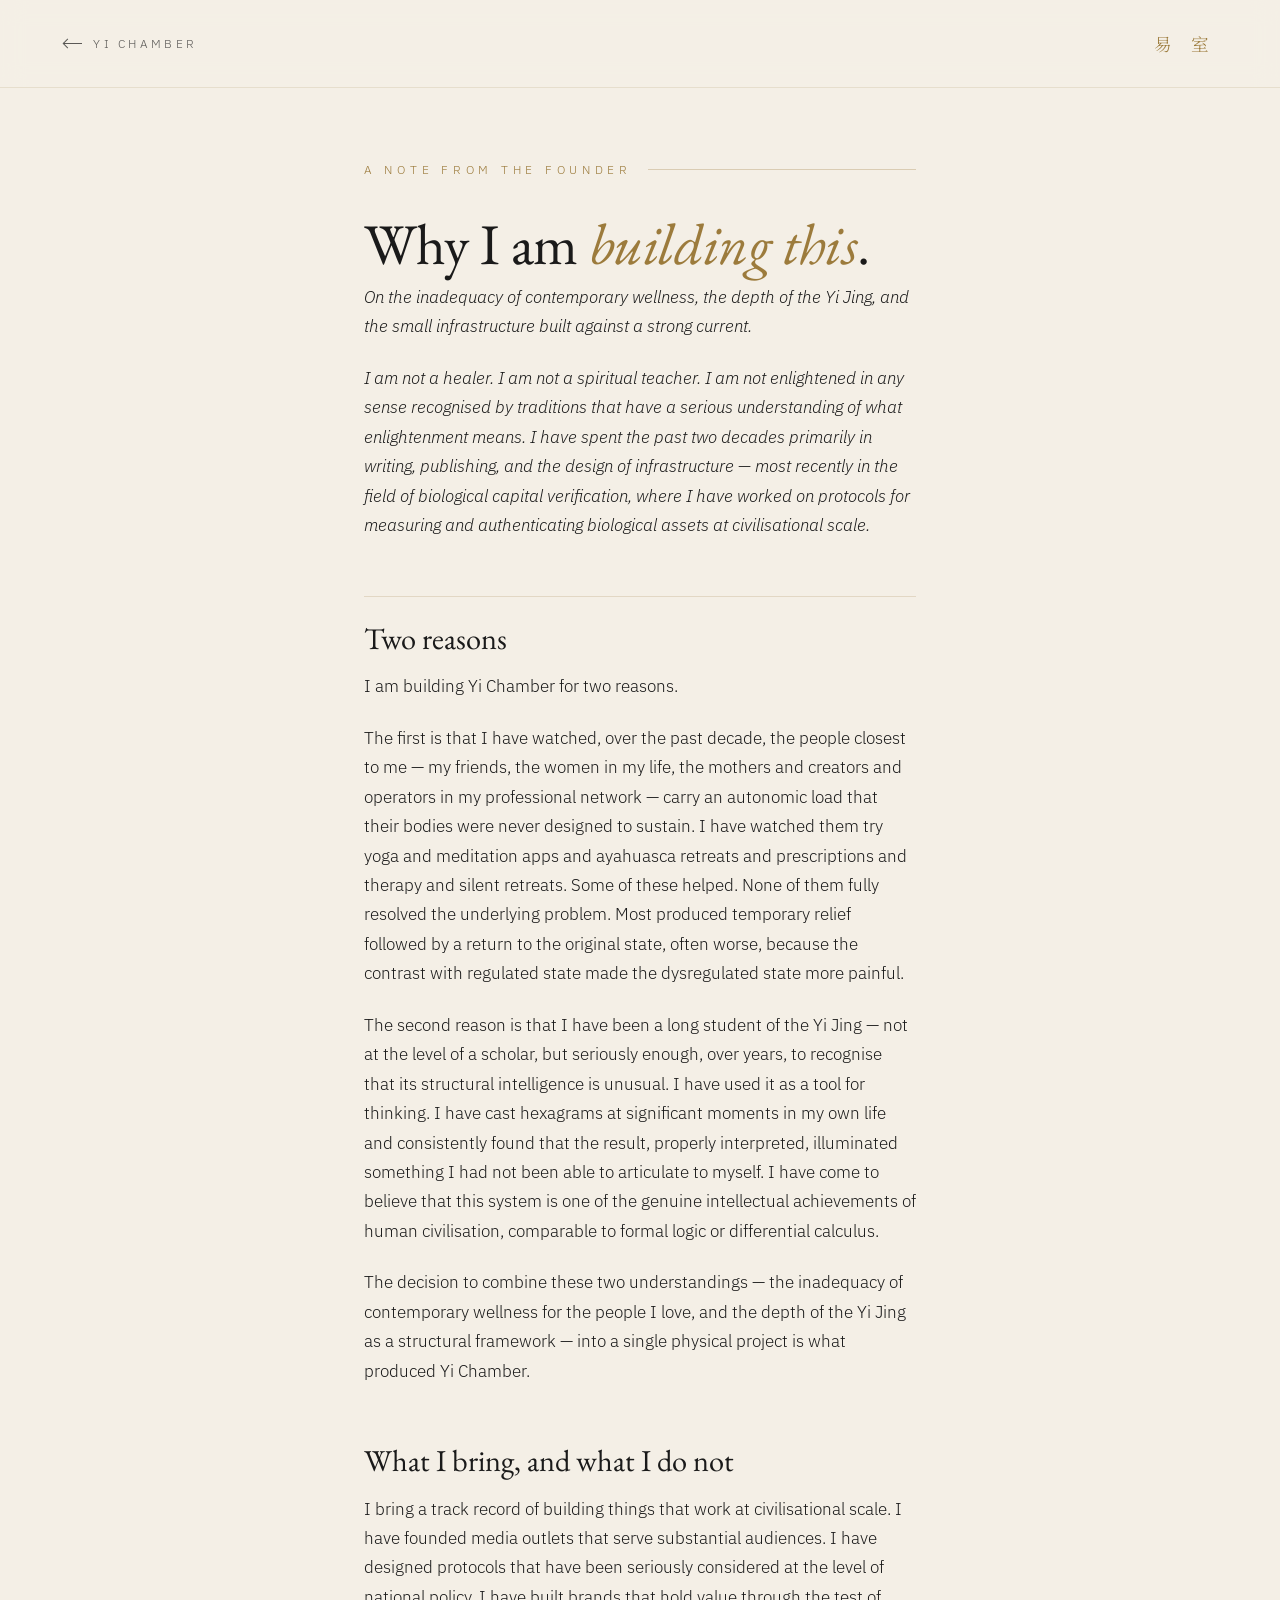
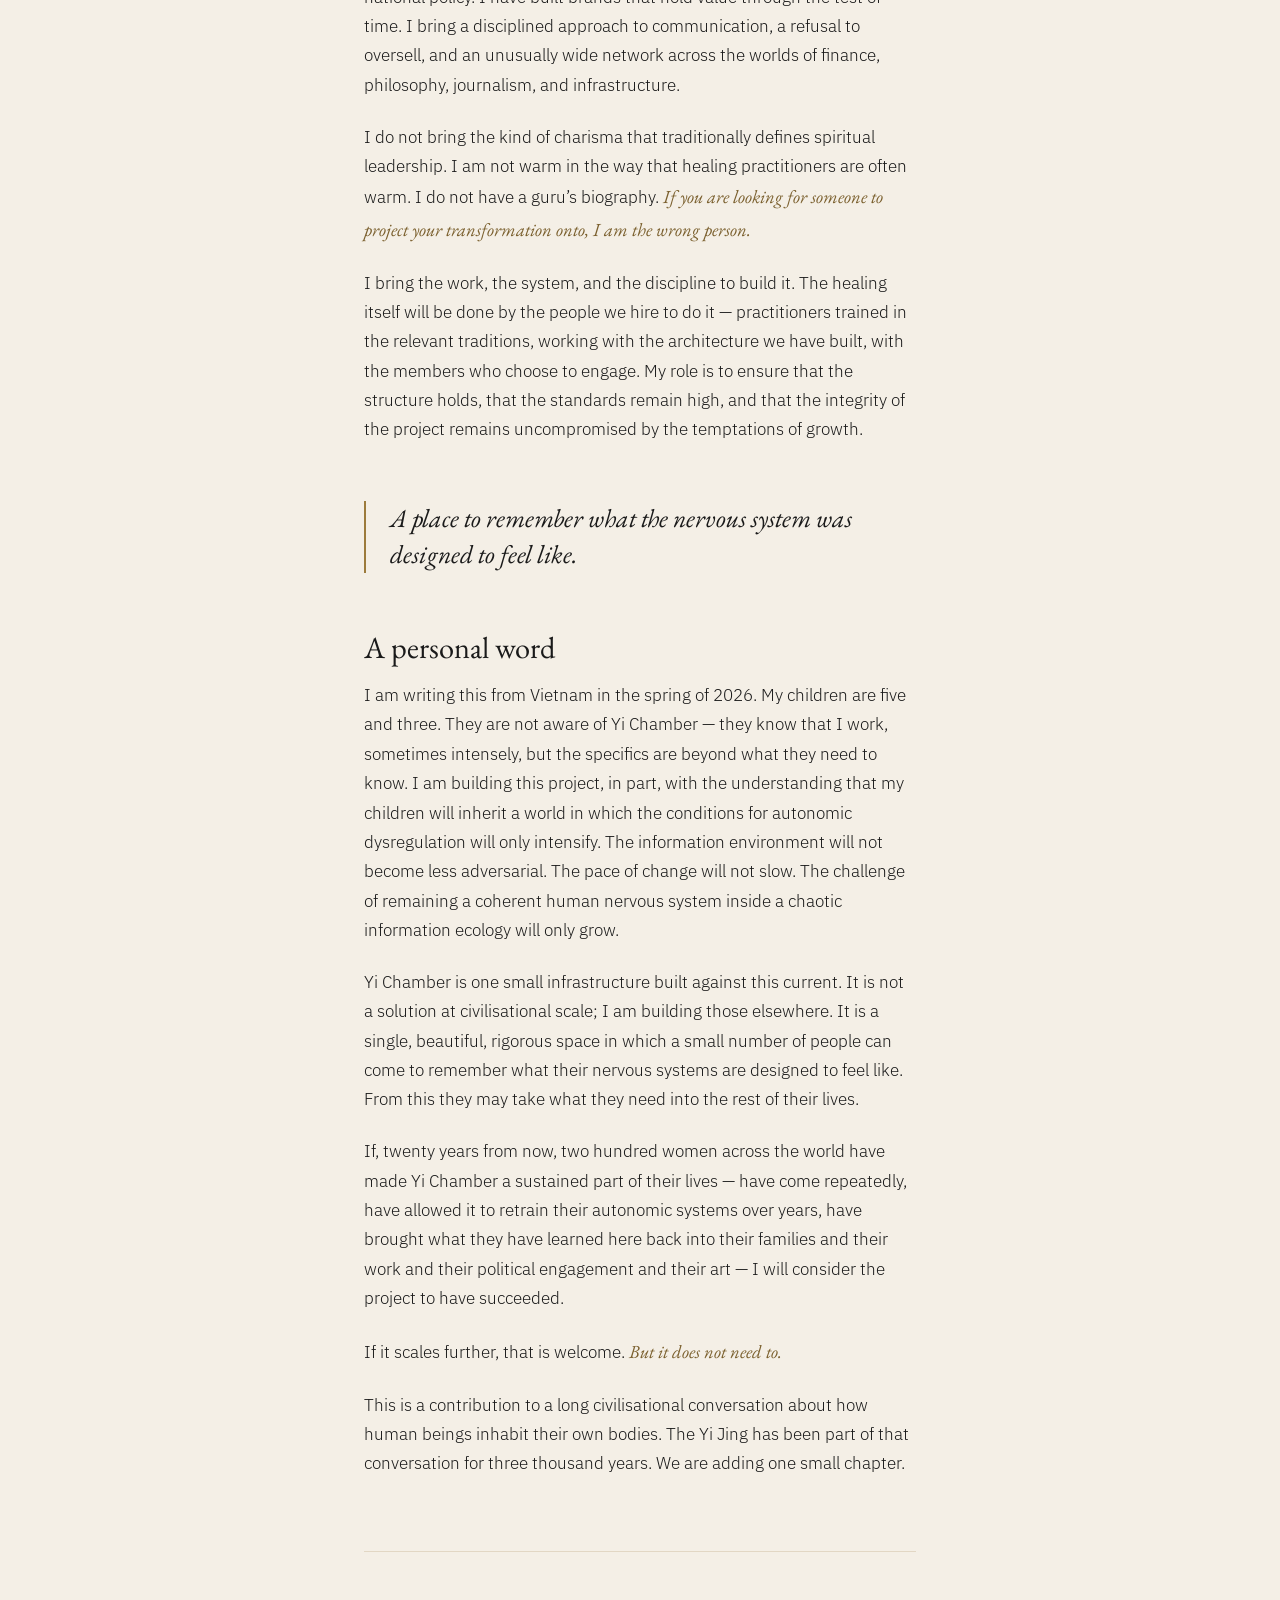
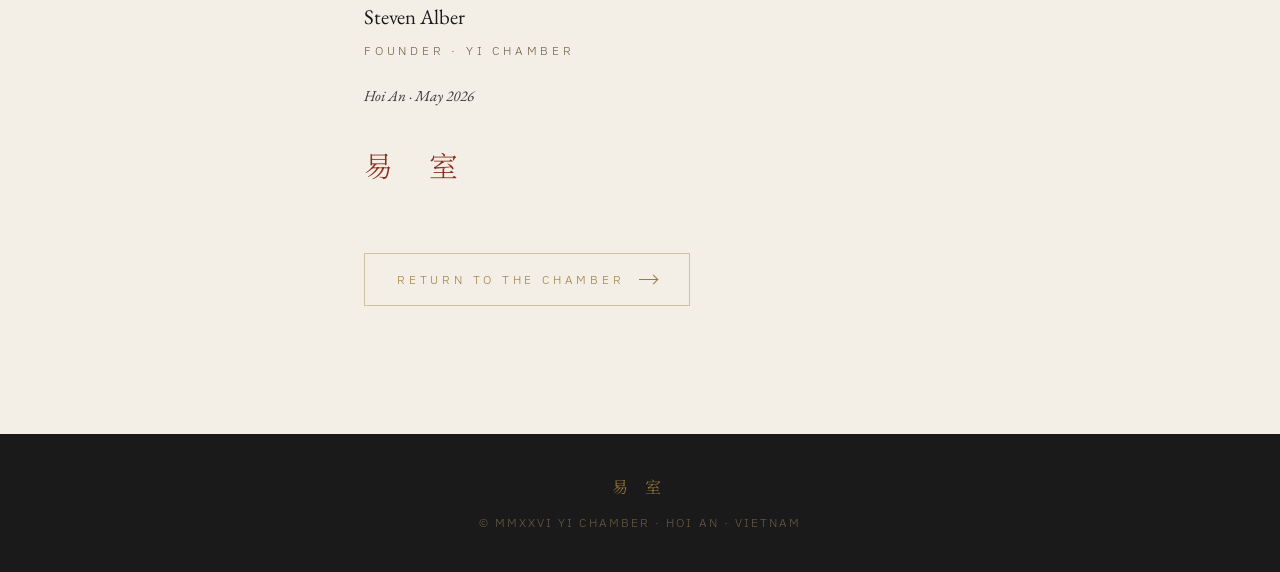
<file: founder.html>
<!DOCTYPE html>
<html lang="en">
<head>
<meta charset="UTF-8" />
<meta name="viewport" content="width=device-width, initial-scale=1.0" />
<meta name="theme-color" content="#F4EFE6" />

<title>Founder&rsquo;s Letter · Yi Chamber</title>
<meta name="description" content="A note from the founder of Yi Chamber. Why this exists, what it is not, and what it asks of those who come to it." />
<meta name="author" content="Steven Alber" />
<meta name="robots" content="index, follow" />

<meta property="og:site_name" content="Yi Chamber" />
<meta property="og:title" content="Founder&rsquo;s Letter · Yi Chamber" />
<meta property="og:description" content="A note from the founder. Why Yi Chamber exists." />
<meta property="og:type" content="article" />
<meta property="og:url" content="https://yichamber.com/founder.html" />
<meta name="twitter:card" content="summary_large_image" />

<link rel="canonical" href="https://yichamber.com/founder.html" />
<link rel="icon" type="image/png" sizes="32x32" href="/favicon-32.png" />
<link rel="apple-touch-icon" sizes="180x180" href="/favicon-180.png" />

<link rel="preconnect" href="https://fonts.googleapis.com" />
<link rel="preconnect" href="https://fonts.gstatic.com" crossorigin />
<link href="https://fonts.googleapis.com/css2?family=EB+Garamond:ital,wght@0,400;0,500;1,400;1,500&family=IBM+Plex+Sans:wght@300;400;500&family=Noto+Serif+TC:wght@400;500;600&display=swap" rel="stylesheet" />

<style>
:root {
  --ink:       #1A1A1A;
  --ink-deep:  #0F0F0F;
  --rice:      #F4EFE6;
  --bone:      #EDE7D9;
  --brass:     #9C7B3C;
  --brass-dim: #7A5F2D;
  --ochre:     #8B5E3C;
  --jade:      #4A5D4A;
  --cinnabar:  #8B2E1F;
  --graphite:  #3A3A3A;
  --patina:    #6B5D45;

  --font-display: 'EB Garamond', Georgia, serif;
  --font-body:    'IBM Plex Sans', system-ui, sans-serif;
  --font-cjk:     'Noto Serif TC', 'EB Garamond', serif;

  --ease:     cubic-bezier(0.4, 0, 0.2, 1);
  --ease-out: cubic-bezier(0.16, 1, 0.3, 1);

  --section-pad-x: clamp(1.5rem, 5vw, 4rem);
}

*, *::before, *::after { box-sizing: border-box; }
html, body { margin: 0; padding: 0; }
html { scroll-behavior: smooth; }
body {
  font-family: var(--font-body);
  font-weight: 300;
  color: var(--ink);
  background: var(--rice);
  -webkit-font-smoothing: antialiased;
  -moz-osx-font-smoothing: grayscale;
  text-rendering: optimizeLegibility;
  line-height: 1.65;
}
a { color: inherit; text-decoration: none; }
::selection { background: var(--brass); color: var(--rice); }

/* Topbar */
.topbar {
  position: fixed;
  top: 0; left: 0; right: 0;
  z-index: 100;
  padding: clamp(1.1rem, 2.5vw, 1.8rem) var(--section-pad-x);
  display: flex;
  justify-content: space-between;
  align-items: center;
  background: rgba(244, 239, 230, 0.88);
  backdrop-filter: blur(12px);
  -webkit-backdrop-filter: blur(12px);
  border-bottom: 1px solid rgba(156, 123, 60, 0.15);
}
.topbar__seal {
  font-family: var(--font-cjk);
  font-size: 1.1rem;
  color: var(--brass);
  letter-spacing: 0.4em;
}
.topbar__back {
  font-family: var(--font-body);
  font-size: 0.74rem;
  letter-spacing: 0.28em;
  text-transform: uppercase;
  color: rgba(26, 26, 26, 0.7);
  display: inline-flex;
  align-items: center;
  gap: 0.7rem;
  transition: color 400ms var(--ease);
}
.topbar__back:hover { color: var(--brass); }
.topbar__back-arrow {
  display: inline-block;
  width: 18px;
  height: 1px;
  background: currentColor;
  position: relative;
}
.topbar__back-arrow::after {
  content: '';
  position: absolute;
  left: 0;
  top: -3px;
  width: 7px;
  height: 7px;
  border-left: 1px solid currentColor;
  border-bottom: 1px solid currentColor;
  transform: rotate(45deg);
}

/* Letter container */
.letter {
  max-width: 680px;
  margin: 0 auto;
  padding: clamp(7rem, 14vw, 10rem) var(--section-pad-x) clamp(5rem, 10vw, 8rem);
  position: relative;
}

.letter__overline {
  font-family: var(--font-body);
  font-size: 0.74rem;
  letter-spacing: 0.4em;
  text-transform: uppercase;
  color: var(--brass);
  margin-bottom: 2rem;
  display: flex;
  align-items: center;
  gap: 1rem;
}
.letter__overline::after {
  content: '';
  flex: 1;
  height: 1px;
  background: rgba(156, 123, 60, 0.3);
}

.letter__title {
  font-family: var(--font-display);
  font-weight: 400;
  font-size: clamp(2.2rem, 5vw, 3.6rem);
  line-height: 1.1;
  color: var(--ink);
  margin: 0 0 0.5rem;
  letter-spacing: -0.01em;
}
.letter__title em {
  font-style: italic;
  color: var(--brass);
}
.letter__subtitle {
  font-family: var(--font-display);
  font-style: italic;
  font-size: clamp(1.05rem, 1.5vw, 1.25rem);
  color: var(--patina);
  margin: 0 0 clamp(2.5rem, 5vw, 3.5rem);
}

.letter__lede {
  font-family: var(--font-display);
  font-style: italic;
  font-size: clamp(1.15rem, 1.5vw, 1.3rem);
  line-height: 1.55;
  color: var(--graphite);
  margin: 0 0 clamp(2.5rem, 5vw, 3.5rem);
  padding-bottom: clamp(2.5rem, 5vw, 3.5rem);
  border-bottom: 1px solid rgba(156, 123, 60, 0.2);
}

.letter__h2 {
  font-family: var(--font-display);
  font-weight: 400;
  font-size: clamp(1.5rem, 2.4vw, 1.9rem);
  line-height: 1.2;
  color: var(--ink);
  margin: clamp(2.5rem, 5vw, 3.5rem) 0 1rem;
}
.letter__h2:first-of-type { margin-top: 0; }

.letter p {
  font-family: var(--font-body);
  font-size: 1.05rem;
  line-height: 1.75;
  color: var(--ink);
  margin: 0 0 1.4rem;
}

.letter p em {
  font-family: var(--font-display);
  font-style: italic;
  font-size: 1.1em;
  color: var(--brass-dim);
}

.letter__pullquote {
  font-family: var(--font-display);
  font-style: italic;
  font-size: clamp(1.3rem, 2vw, 1.6rem);
  line-height: 1.4;
  color: var(--ink);
  margin: clamp(2.5rem, 5vw, 3.5rem) 0;
  padding: 0 0 0 1.5rem;
  border-left: 2px solid var(--brass);
}

.letter__sig {
  margin-top: clamp(3.5rem, 6vw, 4.5rem);
  padding-top: clamp(2.5rem, 5vw, 3rem);
  border-top: 1px solid rgba(156, 123, 60, 0.2);
}
.letter__sig-name {
  font-family: var(--font-display);
  font-size: 1.3rem;
  color: var(--ink);
  margin: 0 0 0.4rem;
}
.letter__sig-meta {
  font-family: var(--font-body);
  font-size: 0.74rem;
  letter-spacing: 0.32em;
  text-transform: uppercase;
  color: var(--patina);
  margin: 0 0 1.5rem;
}
.letter__sig-place {
  font-family: var(--font-display);
  font-style: italic;
  font-size: 0.95rem;
  color: var(--graphite);
  margin: 0 0 2rem;
}
.letter__seal {
  font-family: var(--font-cjk);
  font-size: 1.8rem;
  letter-spacing: 0.5em;
  color: var(--cinnabar);
  display: block;
}

.letter__back {
  display: inline-flex;
  align-items: center;
  gap: 0.9rem;
  margin-top: clamp(3rem, 6vw, 4rem);
  font-family: var(--font-body);
  font-size: 0.74rem;
  letter-spacing: 0.32em;
  text-transform: uppercase;
  color: var(--brass);
  padding: 1rem 2rem;
  border: 1px solid rgba(156, 123, 60, 0.4);
  transition: all 500ms var(--ease);
}
.letter__back:hover {
  border-color: var(--brass);
  background: rgba(156, 123, 60, 0.04);
}

/* Footer (minimal) */
.footer-mini {
  background: var(--ink);
  color: var(--bone);
  padding: 2.5rem var(--section-pad-x);
  text-align: center;
  font-family: var(--font-body);
  font-size: 0.72rem;
  letter-spacing: 0.18em;
  text-transform: uppercase;
  color: var(--patina);
}
.footer-mini__seal {
  font-family: var(--font-cjk);
  font-size: 1rem;
  letter-spacing: 0.4em;
  color: var(--brass);
  display: block;
  margin-bottom: 0.8rem;
}

@media (max-width: 720px) {
  .topbar__back span:not(.topbar__back-arrow) { display: none; }
}

@media (prefers-reduced-motion: reduce) {
  *, *::before, *::after {
    transition-duration: 0.01ms !important;
    animation-duration: 0.01ms !important;
  }
}
</style>
</head>
<body>

<header class="topbar">
  <a href="index.html" class="topbar__back" aria-label="Back to Yi Chamber">
    <span class="topbar__back-arrow" aria-hidden="true"></span>
    <span>Yi Chamber</span>
  </a>
  <a href="index.html" class="topbar__seal" aria-label="Yi Chamber">易 室</a>
</header>

<main>

<article class="letter">

  <div class="letter__overline">A note from the founder</div>

  <h1 class="letter__title">Why I am <em>building this</em>.</h1>
  <p class="letter__subtitle">On the inadequacy of contemporary wellness, the depth of the Yi Jing, and the small infrastructure built against a strong current.</p>

  <p class="letter__lede">I am not a healer. I am not a spiritual teacher. I am not enlightened in any sense recognised by traditions that have a serious understanding of what enlightenment means. I have spent the past two decades primarily in writing, publishing, and the design of infrastructure &mdash; most recently in the field of biological capital verification, where I have worked on protocols for measuring and authenticating biological assets at civilisational scale.</p>

  <h2 class="letter__h2">Two reasons</h2>

  <p>I am building Yi Chamber for two reasons.</p>

  <p>The first is that I have watched, over the past decade, the people closest to me &mdash; my friends, the women in my life, the mothers and creators and operators in my professional network &mdash; carry an autonomic load that their bodies were never designed to sustain. I have watched them try yoga and meditation apps and ayahuasca retreats and prescriptions and therapy and silent retreats. Some of these helped. None of them fully resolved the underlying problem. Most produced temporary relief followed by a return to the original state, often worse, because the contrast with regulated state made the dysregulated state more painful.</p>

  <p>The second reason is that I have been a long student of the Yi Jing &mdash; not at the level of a scholar, but seriously enough, over years, to recognise that its structural intelligence is unusual. I have used it as a tool for thinking. I have cast hexagrams at significant moments in my own life and consistently found that the result, properly interpreted, illuminated something I had not been able to articulate to myself. I have come to believe that this system is one of the genuine intellectual achievements of human civilisation, comparable to formal logic or differential calculus.</p>

  <p>The decision to combine these two understandings &mdash; the inadequacy of contemporary wellness for the people I love, and the depth of the Yi Jing as a structural framework &mdash; into a single physical project is what produced Yi Chamber.</p>

  <h2 class="letter__h2">What I bring, and what I do not</h2>

  <p>I bring a track record of building things that work at civilisational scale. I have founded media outlets that serve substantial audiences. I have designed protocols that have been seriously considered at the level of national policy. I have built brands that hold value through the test of time. I bring a disciplined approach to communication, a refusal to oversell, and an unusually wide network across the worlds of finance, philosophy, journalism, and infrastructure.</p>

  <p>I do not bring the kind of charisma that traditionally defines spiritual leadership. I am not warm in the way that healing practitioners are often warm. I do not have a guru&rsquo;s biography. <em>If you are looking for someone to project your transformation onto, I am the wrong person.</em></p>

  <p>I bring the work, the system, and the discipline to build it. The healing itself will be done by the people we hire to do it &mdash; practitioners trained in the relevant traditions, working with the architecture we have built, with the members who choose to engage. My role is to ensure that the structure holds, that the standards remain high, and that the integrity of the project remains uncompromised by the temptations of growth.</p>

  <blockquote class="letter__pullquote">A place to remember what the nervous system was designed to feel like.</blockquote>

  <h2 class="letter__h2">A personal word</h2>

  <p>I am writing this from Vietnam in the spring of 2026. My children are five and three. They are not aware of Yi Chamber &mdash; they know that I work, sometimes intensely, but the specifics are beyond what they need to know. I am building this project, in part, with the understanding that my children will inherit a world in which the conditions for autonomic dysregulation will only intensify. The information environment will not become less adversarial. The pace of change will not slow. The challenge of remaining a coherent human nervous system inside a chaotic information ecology will only grow.</p>

  <p>Yi Chamber is one small infrastructure built against this current. It is not a solution at civilisational scale; I am building those elsewhere. It is a single, beautiful, rigorous space in which a small number of people can come to remember what their nervous systems are designed to feel like. From this they may take what they need into the rest of their lives.</p>

  <p>If, twenty years from now, two hundred women across the world have made Yi Chamber a sustained part of their lives &mdash; have come repeatedly, have allowed it to retrain their autonomic systems over years, have brought what they have learned here back into their families and their work and their political engagement and their art &mdash; I will consider the project to have succeeded.</p>

  <p>If it scales further, that is welcome. <em>But it does not need to.</em></p>

  <p>This is a contribution to a long civilisational conversation about how human beings inhabit their own bodies. The Yi Jing has been part of that conversation for three thousand years. We are adding one small chapter.</p>

  <div class="letter__sig">
    <div class="letter__sig-name">Steven Alber</div>
    <div class="letter__sig-meta">Founder &middot; Yi Chamber</div>
    <div class="letter__sig-place">Hoi An &middot; May 2026</div>
    <span class="letter__seal" aria-label="Yi Shi seal">易 室</span>
  </div>

  <a href="index.html#council" class="letter__back">
    <span>Return to the Chamber</span>
    <span class="topbar__back-arrow" style="transform: rotate(180deg);" aria-hidden="true"></span>
  </a>

</article>

</main>

<footer class="footer-mini">
  <span class="footer-mini__seal" aria-label="Yi Shi seal">易 室</span>
  &copy; MMXXVI Yi Chamber &middot; Hoi An &middot; Vietnam
</footer>

</body>
</html>
</file>
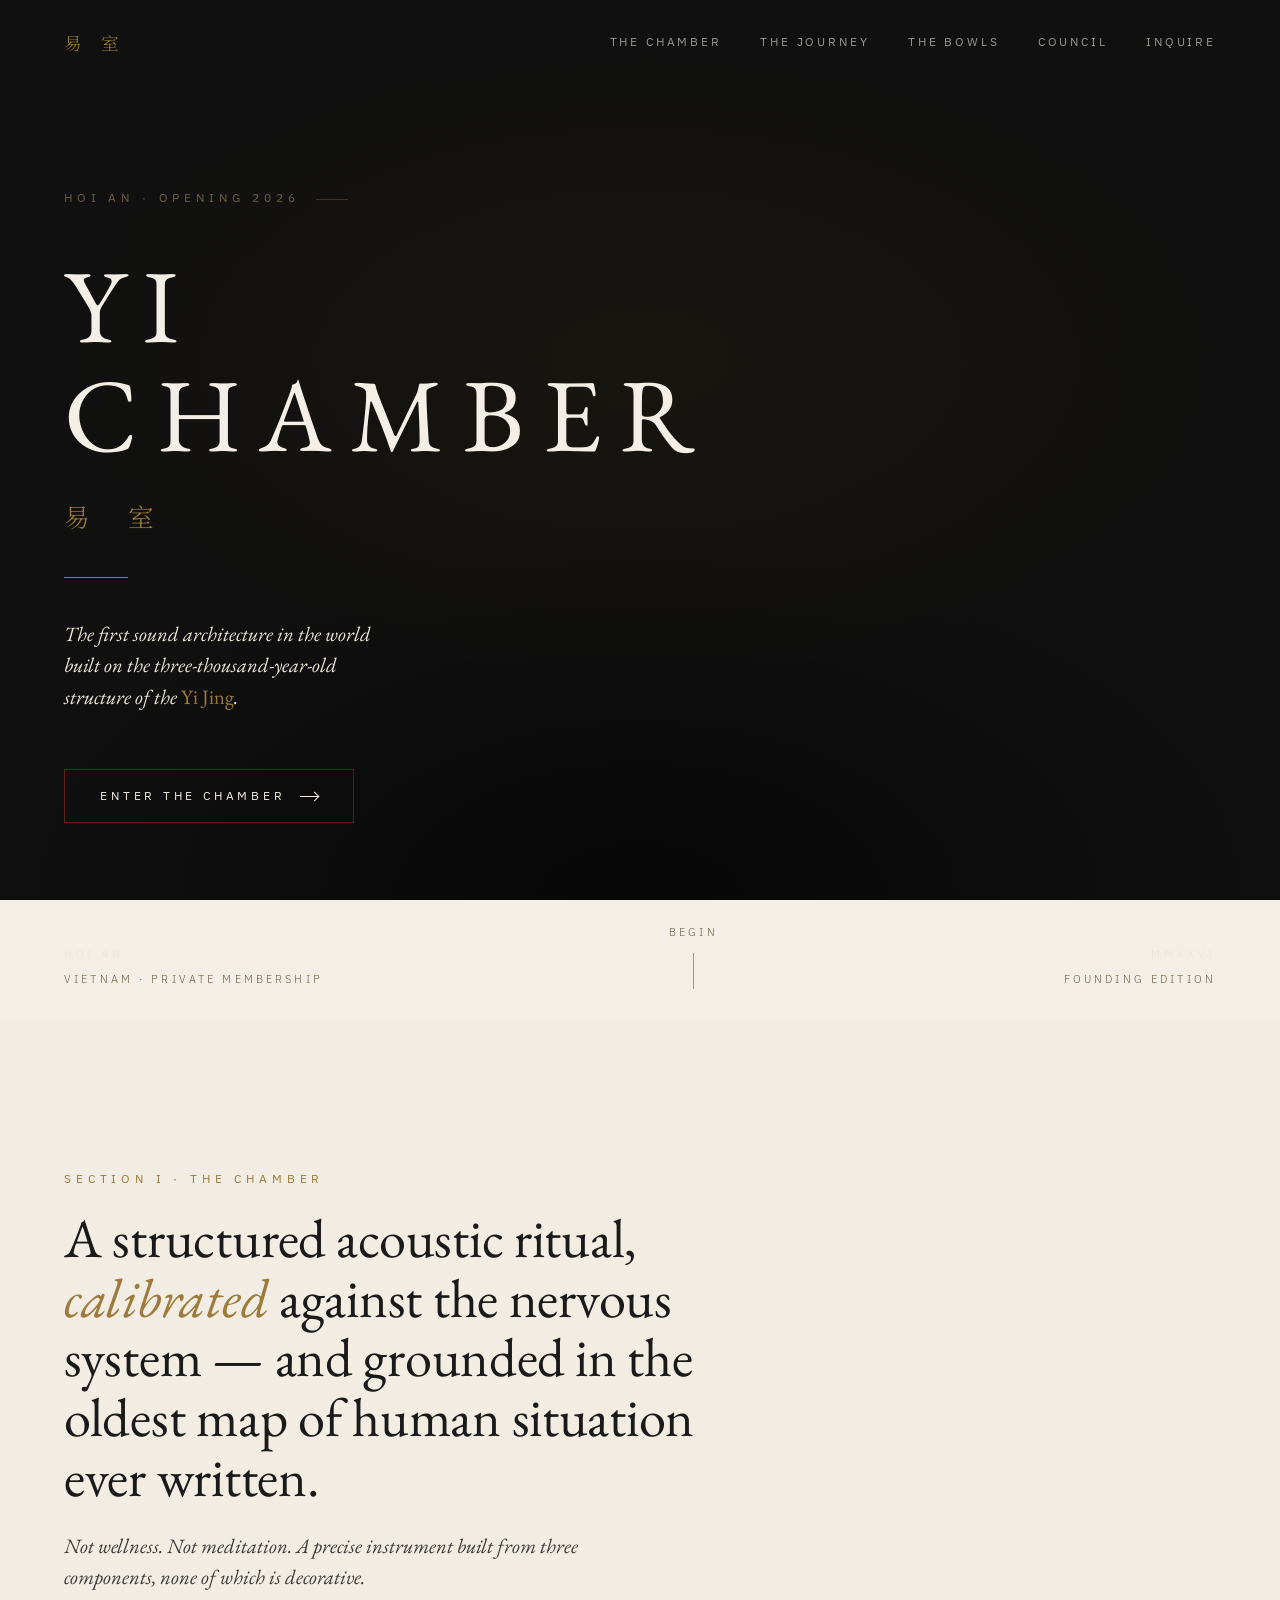
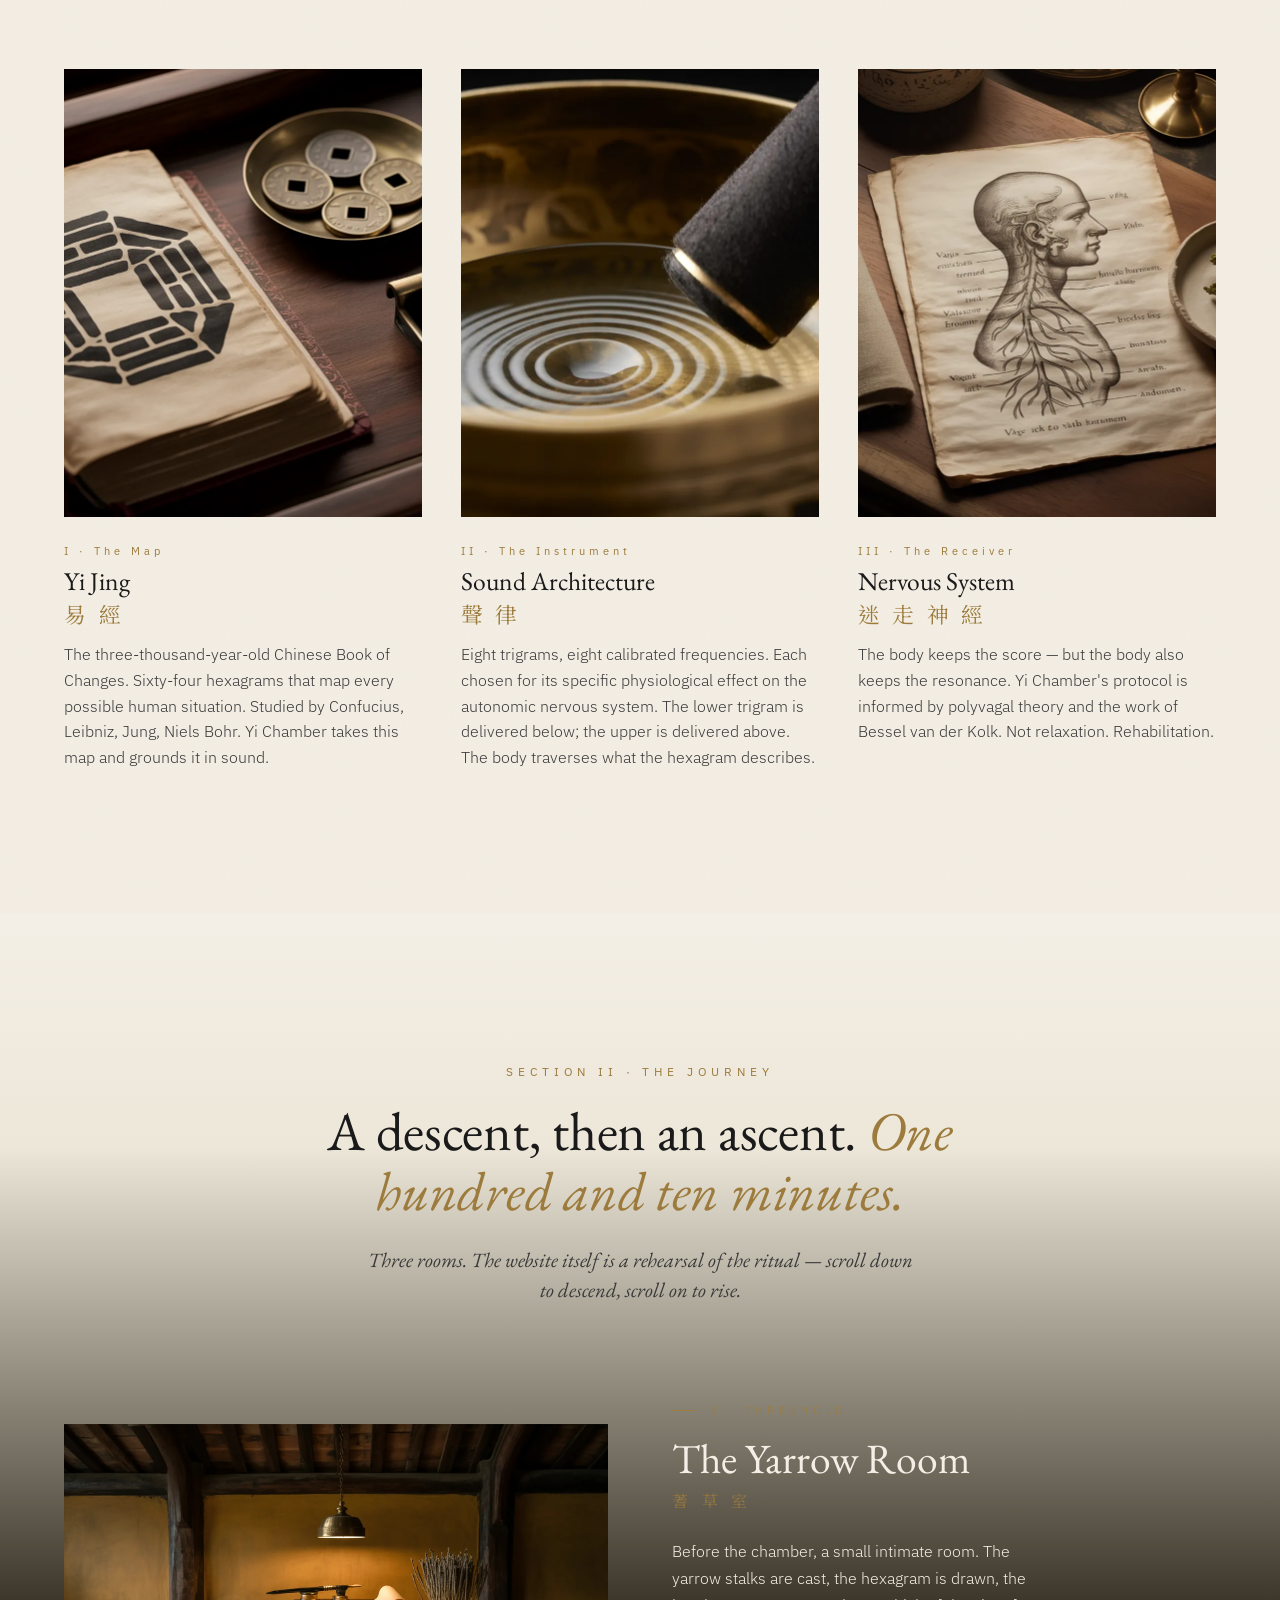
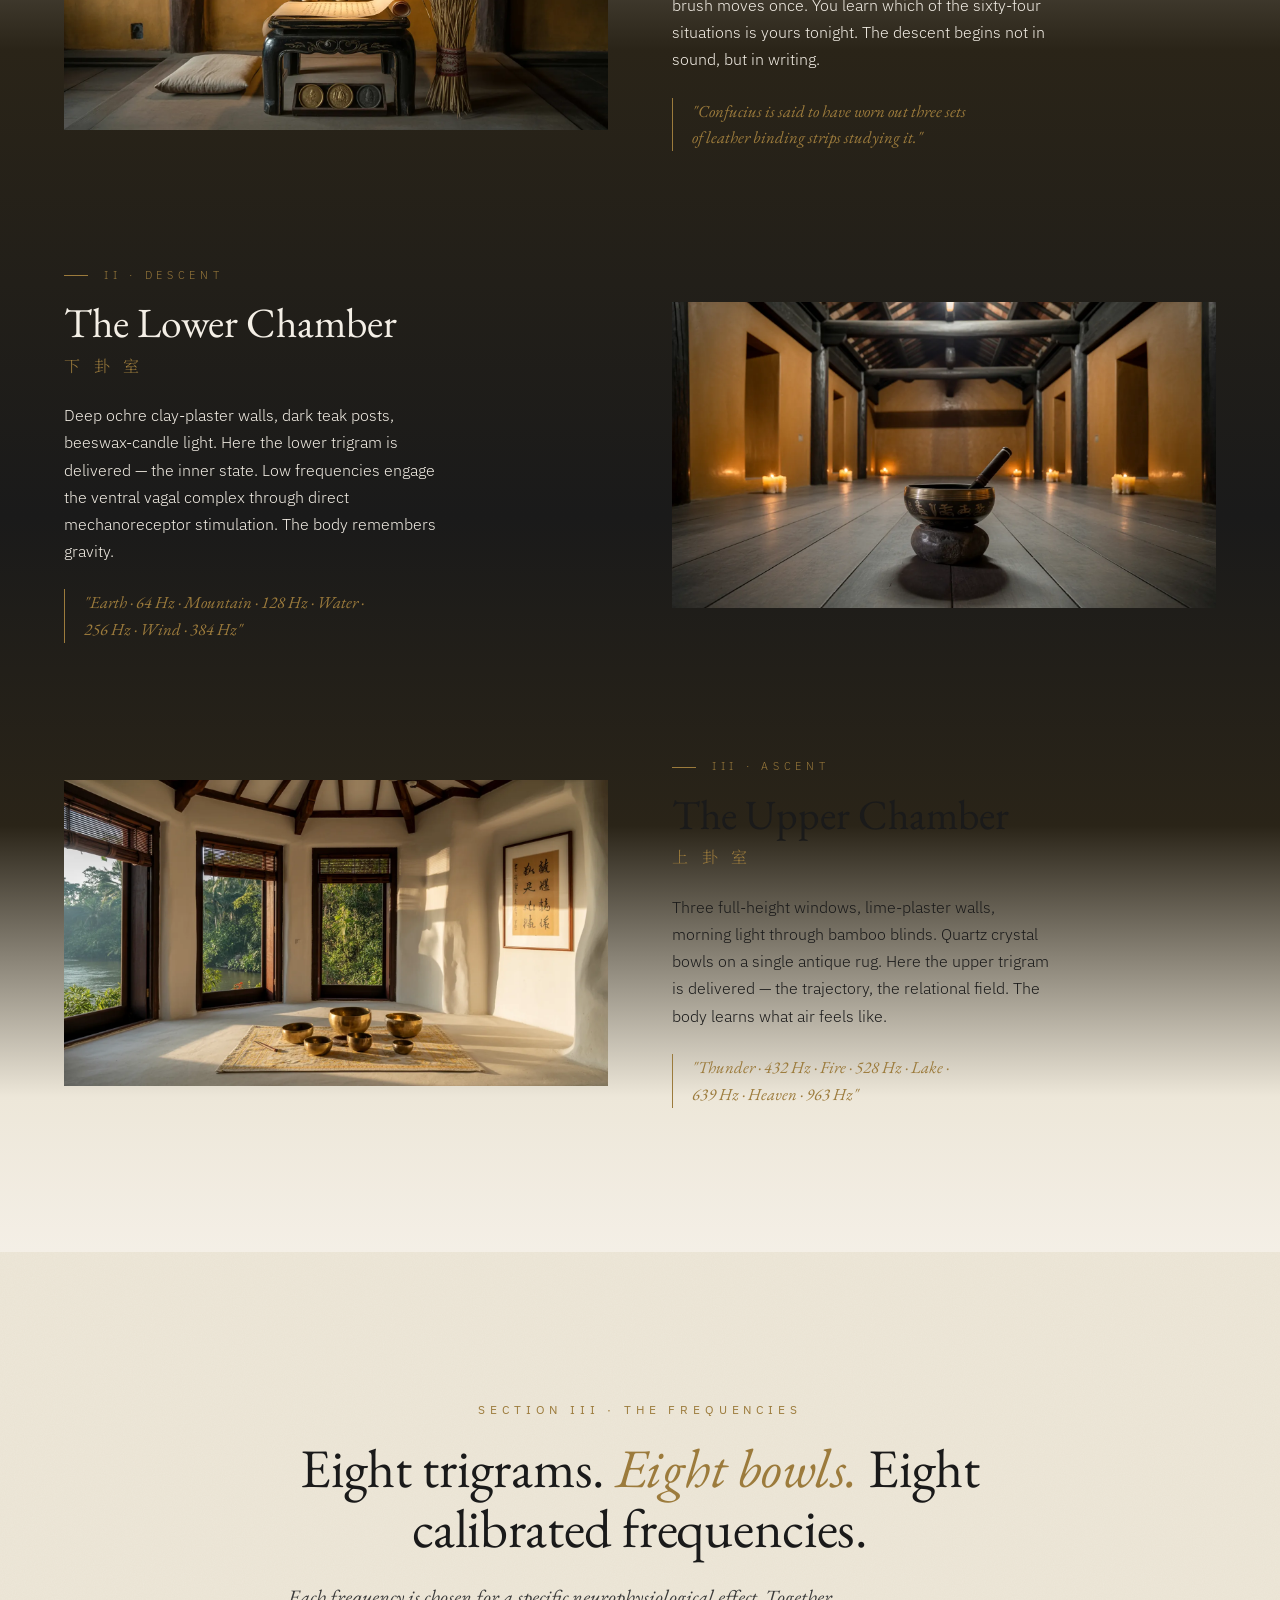
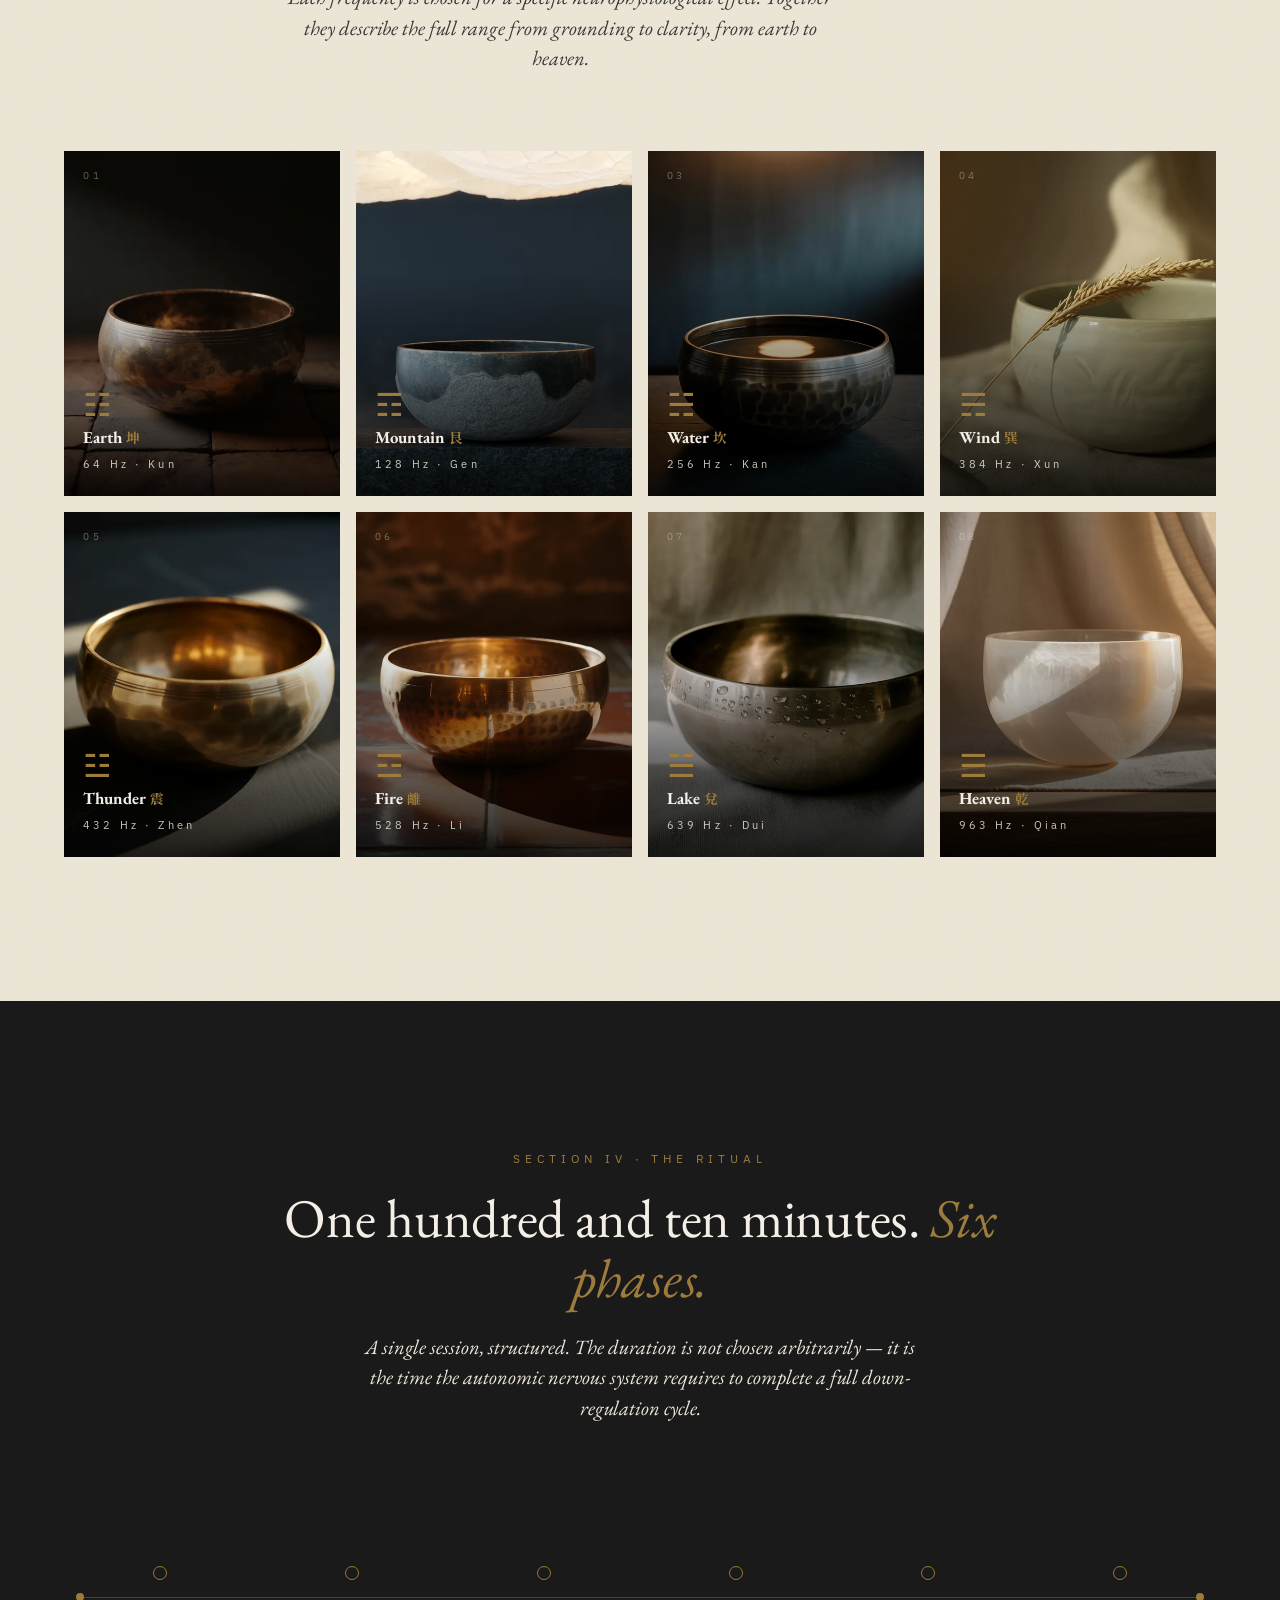
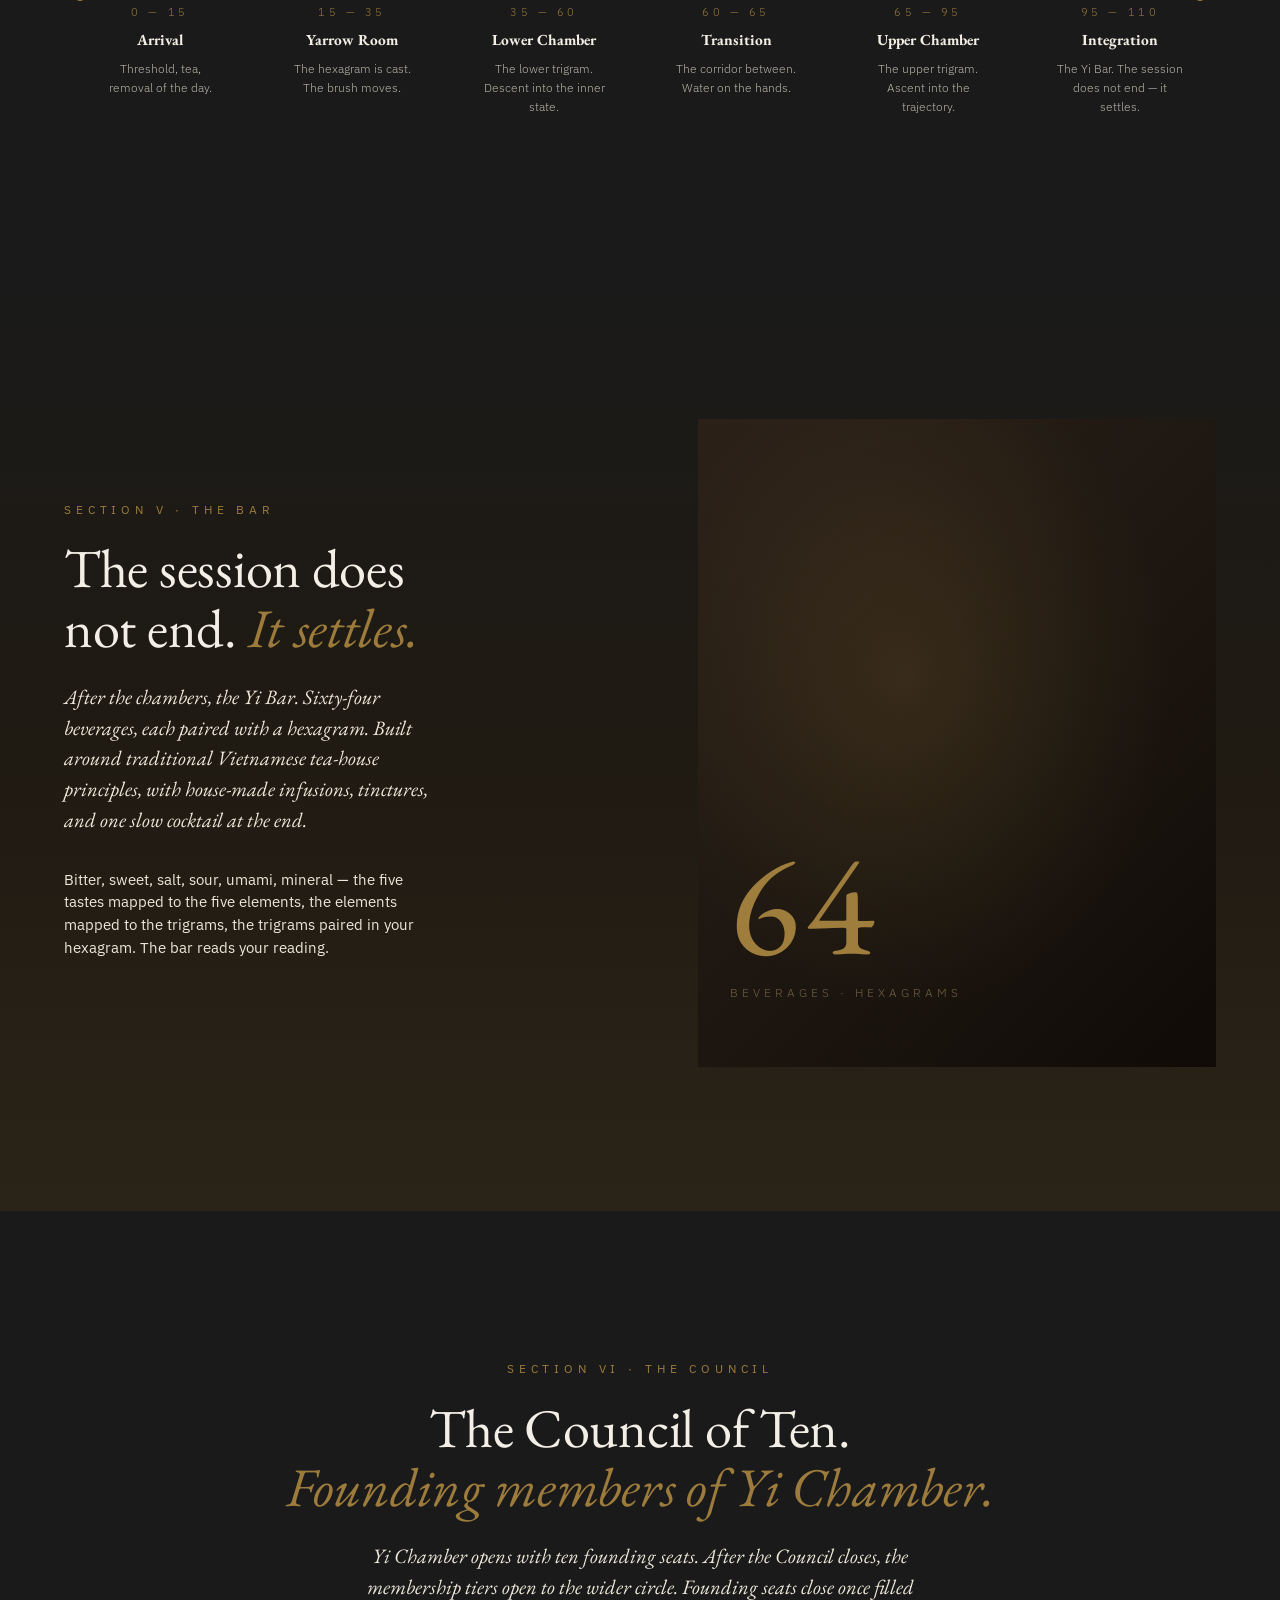
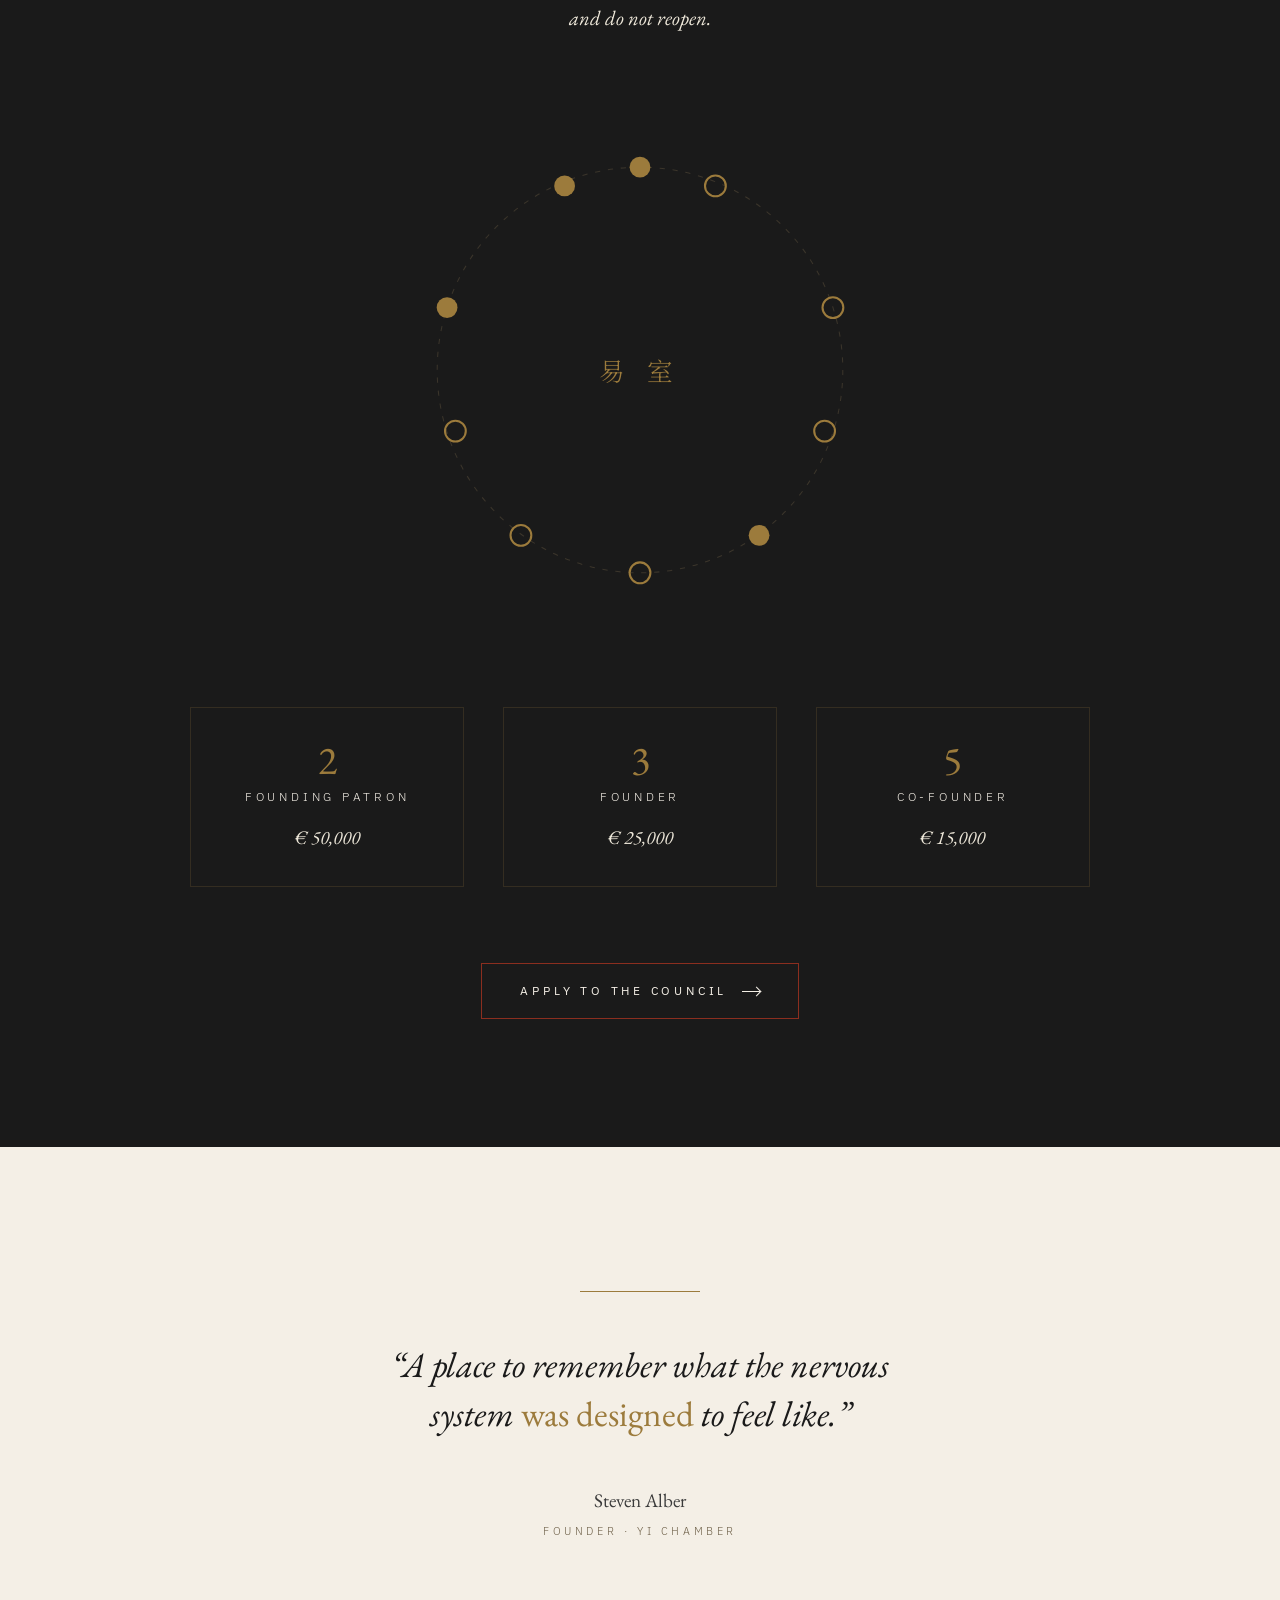
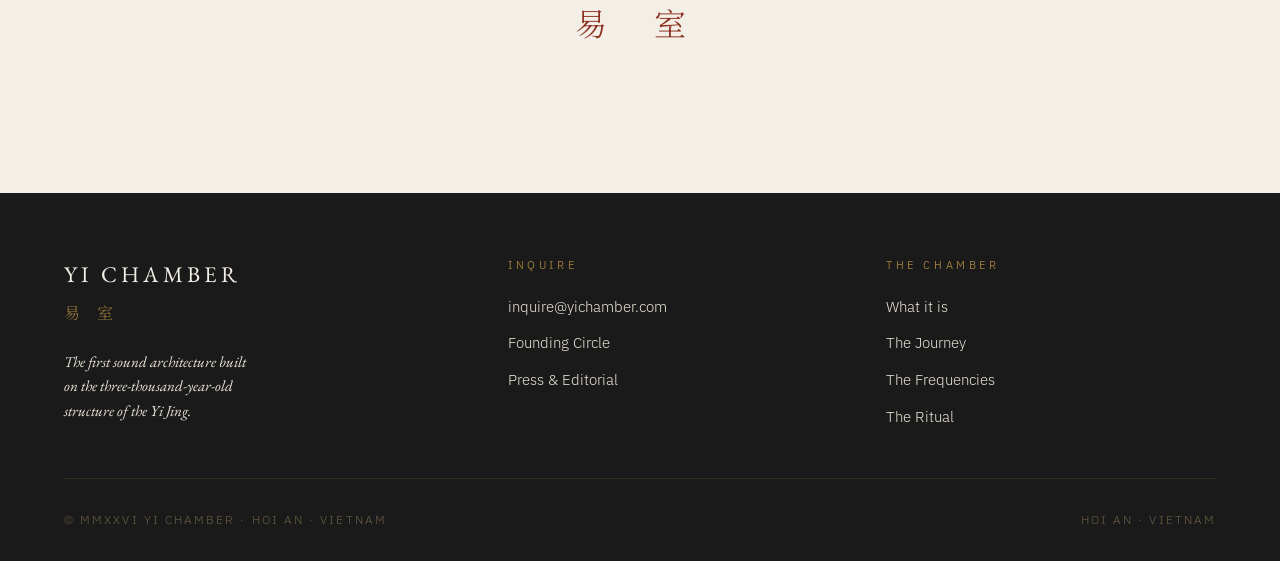
<file: index 7.html>
<!DOCTYPE html>
<html lang="en">
<head>
<meta charset="UTF-8" />
<meta name="viewport" content="width=device-width, initial-scale=1.0" />

<title>Yi Chamber · The first sound architecture built on the Yi Jing</title>
<meta name="description" content="A private sound architecture in Hoi An, Vietnam. The first in the world built on the three-thousand-year-old structure of the Yi Jing. Opening 2026." />

<meta property="og:title" content="Yi Chamber · 易室" />
<meta property="og:description" content="The first sound architecture built on the Yi Jing. Hoi An, 2026." />
<meta property="og:image" content="https://yichamber.com/assets/images/s2-yijing.webp" />
<meta property="og:type" content="website" />
<meta property="og:url" content="https://yichamber.com" />
<link rel="canonical" href="https://yichamber.com/" />
<meta name="twitter:card" content="summary_large_image" />

<link rel="icon" type="image/png" sizes="32x32" href="/favicon-32.png" />
  <link rel="apple-touch-icon" sizes="180x180" href="/favicon-180.png" />

<link rel="preconnect" href="https://fonts.googleapis.com" />
<link rel="preconnect" href="https://fonts.gstatic.com" crossorigin />
<link href="https://fonts.googleapis.com/css2?family=EB+Garamond:ital,wght@0,400;0,500;1,400;1,500&family=IBM+Plex+Sans:wght@300;400;500&family=Noto+Serif+TC:wght@400;500;600&display=swap" rel="stylesheet" />

<style>
/* ========================================================================
   YI CHAMBER — Master Stylesheet
   Steven Alber · Yi Chamber · Hoi An · 2026
   ======================================================================== */
  /* Screen reader only utility — bulletproof, works inside flex/grid */
  .sr-only {
    position: absolute !important;
    width: 1px !important;
    height: 1px !important;
    padding: 0 !important;
    margin: -1px !important;
    overflow: hidden !important;
    clip: rect(0, 0, 0, 0) !important;
    clip-path: inset(50%) !important;
    white-space: nowrap !important;
    border: 0 !important;
    left: -10000px !important;
  }


/* ========================================================================
   DESIGN TOKENS
   ======================================================================== */
:root {
  /* Core palette per Brand Identity Guide */
  --ink:       #1A1A1A;
  --ink-deep:  #0F0F0F;
  --rice:      #F4EFE6;
  --bone:      #EDE7D9;
  --brass:     #9C7B3C;
  --brass-dim: #7A5F2D;
  --ochre:     #8B5E3C;
  --jade:      #4A5D4A;
  --cinnabar:  #8B2E1F;
  --graphite:  #3A3A3A;
  --patina:    #6B5D45;

  /* Typography stacks */
  --font-display: 'EB Garamond', 'Canela', Georgia, serif;
  --font-body:    'IBM Plex Sans', system-ui, sans-serif;
  --font-cjk:     'Noto Serif TC', 'EB Garamond', serif;

  /* Motion */
  --ease:     cubic-bezier(0.4, 0, 0.2, 1);
  --ease-out: cubic-bezier(0.16, 1, 0.3, 1);

  /* Rhythm */
  --section-pad-y: clamp(5rem, 12vw, 9rem);
  --section-pad-x: clamp(1.5rem, 5vw, 4rem);
  --max-content: 1280px;
}

/* ========================================================================
   RESET + BASE
   ======================================================================== */
*, *::before, *::after { box-sizing: border-box; }
html, body { margin: 0; padding: 0; }
html { scroll-behavior: smooth; }
body {
  font-family: var(--font-body);
  font-weight: 300;
  color: var(--ink);
  background: var(--rice);
  -webkit-font-smoothing: antialiased;
  -moz-osx-font-smoothing: grayscale;
  text-rendering: optimizeLegibility;
  overflow-x: hidden;
  line-height: 1.6;
}
img { max-width: 100%; height: auto; display: block; }
a { color: inherit; text-decoration: none; }

/* Selection */
::selection { background: var(--brass); color: var(--rice); }

/* ========================================================================
   UTILITY — paper grain texture (used as overlay in light sections)
   ======================================================================== */
.grain {
  position: absolute;
  inset: 0;
  z-index: 2;
  pointer-events: none;
  opacity: 0.06;
  mix-blend-mode: multiply;
  background-image: url("data:image/svg+xml;utf8,<svg xmlns='http://www.w3.org/2000/svg' width='240' height='240'><filter id='n'><feTurbulence type='fractalNoise' baseFrequency='0.9' numOctaves='2' stitchTiles='stitch'/><feColorMatrix values='0 0 0 0 0.55  0 0 0 0 0.45  0 0 0 0 0.27  0 0 0 1 0'/></filter><rect width='100%25' height='100%25' filter='url(%23n)'/></svg>");
}
.grain--dark {
  opacity: 0.08;
  mix-blend-mode: overlay;
}

/* ========================================================================
   GLOBAL TOP BAR — fixed, semi-transparent, becomes solid on scroll
   ======================================================================== */
.topbar {
  position: fixed;
  top: 0;
  left: 0;
  right: 0;
  z-index: 100;
  padding: clamp(1.1rem, 2.5vw, 1.8rem) var(--section-pad-x);
  display: flex;
  justify-content: space-between;
  align-items: center;
  background: transparent;
  transition: background 600ms var(--ease), backdrop-filter 600ms var(--ease);
}
.topbar.is-scrolled {
  background: rgba(244, 239, 230, 0.92);
  backdrop-filter: blur(12px);
  -webkit-backdrop-filter: blur(12px);
  border-bottom: 1px solid rgba(156, 123, 60, 0.15);
}
.topbar__seal {
  font-family: var(--font-cjk);
  font-size: 1.1rem;
  color: var(--brass);
  letter-spacing: 0.4em;
  user-select: none;
  transition: color 400ms var(--ease);
}
.topbar.is-light .topbar__seal { color: var(--brass); }
.topbar.is-dark .topbar__seal  { color: var(--brass); }

.topbar__nav {
  display: flex;
  gap: clamp(1.25rem, 3vw, 2.5rem);
  font-family: var(--font-body);
  font-size: 0.74rem;
  font-weight: 400;
  letter-spacing: 0.24em;
  text-transform: uppercase;
}
.topbar.is-light .topbar__nav a { color: rgba(26, 26, 26, 0.65); }
.topbar.is-dark .topbar__nav a  { color: rgba(244, 239, 230, 0.6); }
.topbar.is-scrolled .topbar__nav a { color: rgba(26, 26, 26, 0.7); }
.topbar__nav a {
  position: relative;
  transition: color 500ms var(--ease);
}
.topbar__nav a:hover { color: var(--brass); }
.topbar__nav a::after {
  content: '';
  position: absolute;
  left: 0;
  bottom: -6px;
  width: 0;
  height: 1px;
  background: var(--brass);
  transition: width 500ms var(--ease);
}
.topbar__nav a:hover::after { width: 100%; }

@media (max-width: 720px) {
  .topbar__nav { gap: 1.1rem; }
  .topbar__nav a { font-size: 0.66rem; letter-spacing: 0.18em; }
  /* Mobile: hide some nav links */
  .topbar__nav a:nth-child(2),
  .topbar__nav a:nth-child(3) { display: none; }
}

/* ========================================================================
   SECTION 1 — HERO (THRESHOLD)
   ======================================================================== */
.hero {
  position: relative;
  min-height: 100vh;
  min-height: 100dvh;
  width: 100%;
  background-color: var(--ink-deep);
  overflow: hidden;
  display: flex;
  flex-direction: column;
  isolation: isolate;
}

/* Background image — IMG_4239 hero bowl */
.hero__image {
  position: absolute;
  inset: 0;
  z-index: 0;
  background-image:
    /* Vignette layer to deepen edges & ensure wordmark legibility */
    radial-gradient(ellipse 110% 90% at 60% 65%, rgba(0,0,0,0) 30%, rgba(15,15,15,0.55) 100%),
    /* Top fade for topbar legibility */
    linear-gradient(180deg, rgba(15,15,15,0.5) 0%, rgba(15,15,15,0) 25%),
    /* Left fade so wordmark sits in pure ink */
    linear-gradient(90deg, rgba(15,15,15,0.65) 0%, rgba(15,15,15,0.15) 45%, rgba(15,15,15,0) 65%);
  background-size: cover;
  background-position: center;
  background-repeat: no-repeat;
}
@supports (background-image: url('x.webp')) {
  .hero__image {
    background-image:
      radial-gradient(ellipse 110% 90% at 60% 65%, rgba(0,0,0,0) 30%, rgba(15,15,15,0.55) 100%),
      linear-gradient(180deg, rgba(15,15,15,0.5) 0%, rgba(15,15,15,0) 25%),
      linear-gradient(90deg, rgba(15,15,15,0.65) 0%, rgba(15,15,15,0.15) 45%, rgba(15,15,15,0) 65%);
  }
}

.hero__grain {
  position: absolute;
  inset: 0;
  z-index: 1;
  pointer-events: none;
  opacity: 0.08;
  mix-blend-mode: overlay;
  background-image: url("data:image/svg+xml;utf8,<svg xmlns='http://www.w3.org/2000/svg' width='240' height='240'><filter id='n'><feTurbulence type='fractalNoise' baseFrequency='0.9' numOctaves='2' stitchTiles='stitch'/><feColorMatrix values='0 0 0 0 0.6  0 0 0 0 0.5  0 0 0 0 0.3  0 0 0 1 0'/></filter><rect width='100%25' height='100%25' filter='url(%23n)'/></svg>");
}

.hero__inner {
  position: relative;
  z-index: 10;
  flex: 1;
  display: grid;
  grid-template-rows: auto 1fr auto;
  width: 100%;
  padding-top: clamp(5rem, 10vw, 7rem);
}

.hero__center {
  display: flex;
  flex-direction: column;
  justify-content: center;
  align-items: flex-start;
  padding: 2rem var(--section-pad-x);
  max-width: 720px;
}

.hero__overline {
  font-family: var(--font-body);
  font-size: 0.72rem;
  font-weight: 400;
  letter-spacing: 0.42em;
  text-transform: uppercase;
  color: var(--patina);
  margin-bottom: clamp(2rem, 5vw, 3rem);
  opacity: 0;
  animation: fade-up 1000ms var(--ease-out) 600ms forwards;
}
.hero__overline span {
  display: inline-block;
  padding-right: 1rem;
  position: relative;
}
.hero__overline span::after {
  content: '';
  position: absolute;
  top: 50%;
  left: 100%;
  width: 32px;
  height: 1px;
  background: var(--patina);
  opacity: 0.5;
}

.hero__wordmark {
  font-family: var(--font-display);
  font-weight: 400;
  font-size: clamp(2.8rem, 9vw, 6.5rem);
  line-height: 0.95;
  letter-spacing: 0.16em;
  color: var(--rice);
  margin: 0;
  text-transform: uppercase;
  display: flex;
  flex-direction: column;
  gap: 0.1em;
}
.hero__wordmark .word {
  display: inline-flex;
  gap: 0.02em;
  overflow: hidden;
}
.hero__wordmark .letter {
  display: inline-block;
  opacity: 0;
  transform: translateY(0.5em);
  animation: wordmark-rise 1400ms cubic-bezier(0.16, 1, 0.3, 1) forwards;
}
@keyframes wordmark-rise {
  0% {
    opacity: 0;
    transform: translateY(0.5em);
  }
  100% {
    opacity: 1;
    transform: translateY(0);
  }
}

.hero__seal {
  font-family: var(--font-cjk);
  font-size: clamp(1.2rem, 2vw, 1.7rem);
  color: var(--brass);
  letter-spacing: 0.6em;
  margin-top: clamp(1.5rem, 3vw, 2rem);
  opacity: 0;
  animation: fade-up 1400ms var(--ease-out) 1800ms forwards;
}

.hero__rule {
  width: clamp(3rem, 5vw, 4rem);
  height: 1px;
  background: var(--brass);
  margin: clamp(1.8rem, 4vw, 2.5rem) 0;
  opacity: 0;
  animation: fade-in 1200ms var(--ease) 2200ms forwards;
}

.hero__statement {
  font-family: var(--font-display);
  font-style: italic;
  font-weight: 400;
  font-size: clamp(1.05rem, 1.6vw, 1.4rem);
  line-height: 1.55;
  color: var(--bone);
  max-width: 32ch;
  margin: 0;
  opacity: 0;
  animation: fade-up 1200ms var(--ease-out) 2400ms forwards;
}
.hero__statement em {
  font-style: normal;
  color: var(--brass);
}

.hero__cta-wrap {
  margin-top: clamp(2.5rem, 5vw, 3.5rem);
  opacity: 0;
  animation: fade-up 1200ms var(--ease-out) 2800ms forwards;
}
.hero__cta {
  display: inline-flex;
  align-items: center;
  gap: 0.9rem;
  font-family: var(--font-body);
  font-size: 0.74rem;
  font-weight: 400;
  letter-spacing: 0.32em;
  text-transform: uppercase;
  color: var(--rice);
  background: transparent;
  border: 1px solid rgba(139, 46, 31, 0.6);
  padding: 1.05rem 2.2rem 1rem;
  cursor: pointer;
  position: relative;
  transition: all 600ms var(--ease);
  overflow: hidden;
  isolation: isolate;
}
.hero__cta::before {
  content: '';
  position: absolute;
  inset: 0;
  background: var(--cinnabar);
  transform: translateY(101%);
  transition: transform 600ms var(--ease);
  z-index: -1;
}
.hero__cta:hover { border-color: var(--cinnabar); }
.hero__cta:hover::before { transform: translateY(0); }
.hero__cta-arrow {
  display: inline-block;
  width: 18px;
  height: 1px;
  background: currentColor;
  position: relative;
  transition: transform 600ms var(--ease);
}
.hero__cta-arrow::after {
  content: '';
  position: absolute;
  right: 0;
  top: -3px;
  width: 7px;
  height: 7px;
  border-right: 1px solid currentColor;
  border-bottom: 1px solid currentColor;
  transform: rotate(-45deg);
}
.hero__cta:hover .hero__cta-arrow { transform: translateX(4px); }

.hero__footer {
  padding: 1.5rem var(--section-pad-x) 2rem;
  display: flex;
  justify-content: space-between;
  align-items: flex-end;
  font-family: var(--font-body);
  font-size: 0.7rem;
  letter-spacing: 0.28em;
  text-transform: uppercase;
  color: var(--patina);
  opacity: 0;
  animation: fade-in 1200ms var(--ease) 3200ms forwards;
}
.hero__location, .hero__edition { line-height: 1.8; }
.hero__location strong, .hero__edition strong {
  color: var(--bone);
  font-weight: 400;
  letter-spacing: 0.32em;
  display: block;
  margin-bottom: 0.3rem;
}
.hero__edition { text-align: right; }
.hero__scroll {
  display: flex;
  flex-direction: column;
  align-items: center;
  gap: 0.7rem;
}
.hero__scroll-line {
  width: 1px;
  height: 36px;
  background: rgba(107, 93, 69, 0.6);
  position: relative;
  overflow: hidden;
}
.hero__scroll-line::after {
  content: '';
  position: absolute;
  left: 0; top: -50%;
  width: 100%;
  height: 50%;
  background: var(--brass);
  animation: scroll-drip 2.4s var(--ease) infinite;
}
@keyframes scroll-drip {
  0% { top: -50%; }
  100% { top: 100%; }
}

@media (max-width: 720px) {
  .hero__footer {
    flex-direction: column;
    align-items: center;
    gap: 1.5rem;
    text-align: center;
  }
  .hero__edition { text-align: center; }
  .hero__image {
    background-image:
      radial-gradient(ellipse 130% 90% at 65% 60%, rgba(0,0,0,0) 25%, rgba(15,15,15,0.65) 100%),
      linear-gradient(180deg, rgba(15,15,15,0.55) 0%, rgba(15,15,15,0) 30%),
      linear-gradient(180deg, rgba(15,15,15,0) 55%, rgba(15,15,15,0.55) 100%);
  }
}

/* ========================================================================
   GENERIC SECTION SCAFFOLDING
   ======================================================================== */
.section {
  position: relative;
  padding: var(--section-pad-y) var(--section-pad-x);
  isolation: isolate;
}
.section--light { background: var(--rice); color: var(--ink); }
.section--bone  { background: var(--bone); color: var(--ink); }
.section--dark  { background: var(--ink); color: var(--rice); }

.section__inner {
  max-width: var(--max-content);
  margin: 0 auto;
  position: relative;
  z-index: 5;
}

.section__overline {
  font-family: var(--font-body);
  font-size: 0.72rem;
  font-weight: 400;
  letter-spacing: 0.42em;
  text-transform: uppercase;
  color: var(--brass);
  margin-bottom: 1.2rem;
  display: inline-block;
}
.section--dark .section__overline { color: var(--brass); }

.section__title {
  font-family: var(--font-display);
  font-weight: 400;
  font-size: clamp(2rem, 5vw, 3.4rem);
  line-height: 1.1;
  letter-spacing: -0.005em;
  margin: 0 0 1.5rem;
  color: inherit;
}
.section__title em {
  font-style: italic;
  color: var(--brass);
}

.section__lede {
  font-family: var(--font-display);
  font-style: italic;
  font-weight: 400;
  font-size: clamp(1.1rem, 1.6vw, 1.35rem);
  line-height: 1.5;
  color: var(--graphite);
  max-width: 56ch;
  margin: 0 0 3rem;
}
.section--dark .section__lede { color: var(--bone); }

/* ========================================================================
   SECTION 2 — WHAT IT IS  (3 columns)
   ======================================================================== */
.s2 { background: var(--rice); }
.s2__header { margin-bottom: clamp(3rem, 6vw, 5rem); max-width: 720px; }

.s2__grid {
  display: grid;
  grid-template-columns: repeat(3, 1fr);
  gap: clamp(1.5rem, 3vw, 2.5rem);
}
@media (max-width: 920px) {
  .s2__grid { grid-template-columns: 1fr; gap: 3rem; }
}

.s2__card {
  display: flex;
  flex-direction: column;
}
.s2__card-image {
  aspect-ratio: 4 / 5;
  background: var(--bone);
  overflow: hidden;
  position: relative;
  margin-bottom: 1.6rem;
}
.s2__card-image img {
  width: 100%;
  height: 100%;
  object-fit: cover;
  transition: transform 1400ms var(--ease);
}
.s2__card:hover .s2__card-image img { transform: scale(1.03); }
.s2__card-number {
  font-family: var(--font-body);
  font-size: 0.7rem;
  font-weight: 400;
  letter-spacing: 0.36em;
  color: var(--brass);
  margin-bottom: 0.4rem;
}
.s2__card-title {
  font-family: var(--font-display);
  font-weight: 400;
  font-size: clamp(1.4rem, 2vw, 1.75rem);
  line-height: 1.15;
  margin: 0 0 1rem;
  color: var(--ink);
}
.s2__card-title-cjk {
  font-family: var(--font-cjk);
  display: block;
  font-size: 0.85em;
  color: var(--brass);
  margin-top: 0.3rem;
  letter-spacing: 0.15em;
}
.s2__card-body {
  font-family: var(--font-body);
  font-size: 0.97rem;
  line-height: 1.65;
  color: var(--graphite);
  margin: 0;
}

/* ========================================================================
   SECTION 3 — THE JOURNEY (DESCENT)
   ======================================================================== */
.s3 {
  background: linear-gradient(180deg,
    var(--rice) 0%,
    var(--bone) 12%,
    #2A2418 38%,
    var(--ink) 62%,
    #2A2418 78%,
    var(--bone) 92%,
    var(--rice) 100%);
  color: var(--rice);
  padding-top: var(--section-pad-y);
  padding-bottom: var(--section-pad-y);
}
.s3__header {
  max-width: 720px;
  margin: 0 auto clamp(4rem, 8vw, 6rem);
  text-align: center;
  color: var(--ink);
}
.s3__header .section__overline { color: var(--brass); }
.s3__header .section__title { color: var(--ink); }
.s3__header .section__lede { color: var(--graphite); margin-left: auto; margin-right: auto; }

.s3__panels {
  display: flex;
  flex-direction: column;
  gap: clamp(4rem, 9vw, 8rem);
}

.s3__panel {
  display: grid;
  grid-template-columns: 1fr 1fr;
  gap: clamp(2rem, 5vw, 5rem);
  align-items: center;
  max-width: var(--max-content);
  margin: 0 auto;
}
.s3__panel--reverse .s3__panel-image { order: 2; }
.s3__panel--reverse .s3__panel-text  { order: 1; }

@media (max-width: 920px) {
  .s3__panel,
  .s3__panel--reverse {
    grid-template-columns: 1fr;
  }
  .s3__panel--reverse .s3__panel-image { order: 1; }
  .s3__panel--reverse .s3__panel-text  { order: 2; }
}

.s3__panel-image {
  aspect-ratio: 16 / 9;
  overflow: hidden;
  background: var(--ink);
  position: relative;
}
.s3__panel-image img {
  width: 100%;
  height: 100%;
  object-fit: cover;
}
.s3__panel-image--placeholder {
  background: linear-gradient(135deg, var(--bone) 0%, #D8CCB0 50%, var(--bone) 100%);
  display: flex;
  align-items: center;
  justify-content: center;
}
.s3__panel-image--placeholder::before {
  content: 'Upper Chamber';
  font-family: var(--font-display);
  font-style: italic;
  color: var(--patina);
  font-size: 1.1rem;
  letter-spacing: 0.1em;
}

.s3__panel-step {
  font-family: var(--font-body);
  font-size: 0.7rem;
  letter-spacing: 0.42em;
  text-transform: uppercase;
  color: var(--brass);
  margin-bottom: 1rem;
  display: flex;
  align-items: center;
  gap: 1rem;
}
.s3__panel-step::before {
  content: '';
  display: block;
  width: 24px;
  height: 1px;
  background: var(--brass);
}

.s3__panel-title {
  font-family: var(--font-display);
  font-weight: 400;
  font-size: clamp(1.8rem, 3.5vw, 2.6rem);
  line-height: 1.1;
  margin: 0 0 0.4rem;
}
.s3__panel-title-cjk {
  font-family: var(--font-cjk);
  font-size: 1rem;
  letter-spacing: 0.3em;
  color: var(--brass);
  margin-bottom: 1.5rem;
  display: block;
}

.s3__panel-body {
  font-family: var(--font-body);
  font-size: 1rem;
  line-height: 1.7;
  max-width: 38ch;
  margin: 0 0 1.5rem;
}
.s3__panel--dark .s3__panel-title,
.s3__panel--dark .s3__panel-body { color: var(--rice); }
.s3__panel--dark .s3__panel-step,
.s3__panel--dark .s3__panel-title-cjk { color: var(--brass); }
.s3__panel--light .s3__panel-title,
.s3__panel--light .s3__panel-body { color: var(--ink); }
.s3__panel--light .s3__panel-step { color: var(--brass); }
.s3__panel--light .s3__panel-title-cjk { color: var(--brass); }
.s3__panel--light .s3__panel-quote { color: var(--brass); border-left-color: var(--brass); }

.s3__panel-quote {
  font-family: var(--font-display);
  font-style: italic;
  font-size: 1.05rem;
  color: var(--brass);
  border-left: 1px solid var(--brass);
  padding-left: 1.2rem;
  margin: 0;
  max-width: 38ch;
}

/* ========================================================================
   SECTION 4 — THE BOWLS / 8 FREQUENCIES
   ======================================================================== */
.s4 { background: var(--bone); }
.s4__header { max-width: 720px; margin: 0 auto clamp(3rem, 6vw, 5rem); text-align: center; }

.s4__grid {
  display: grid;
  grid-template-columns: repeat(4, 1fr);
  gap: clamp(0.6rem, 1.2vw, 1rem);
}
@media (max-width: 920px) { .s4__grid { grid-template-columns: repeat(2, 1fr); } }

.s4__cell {
  position: relative;
  aspect-ratio: 4 / 5;
  background: linear-gradient(135deg, var(--ink) 0%, #2A2418 100%);
  overflow: hidden;
  cursor: pointer;
  isolation: isolate;
  transition: transform 700ms var(--ease);
}
.s4__cell:hover { transform: translateY(-4px); }
.s4__cell picture {
  position: absolute;
  inset: 0;
  z-index: 1;
}
.s4__cell img {
  width: 100%; height: 100%; object-fit: cover;
  transition: transform 1200ms var(--ease), opacity 700ms var(--ease);
  position: absolute;
  inset: 0;
  z-index: 1;
}
.s4__cell picture {
  position: absolute;
  inset: 0;
  display: block;
  z-index: 1;
}
.s4__cell:hover img { transform: scale(1.04); }

/* Placeholder gradients per trigram, matching prompt mood */
.s4__cell--earth    { background: radial-gradient(ellipse at center, #3A2A1F 0%, #1A1410 70%); }
.s4__cell--mountain { background: radial-gradient(ellipse at center, #3D3D44 0%, #1F1F25 70%); }
.s4__cell--water    { background: radial-gradient(ellipse at center, #1A2530 0%, #0A0F1A 70%); }
.s4__cell--wind     { background: radial-gradient(ellipse at center, #525951 0%, #2A2E2A 70%); }
.s4__cell--thunder  { background: radial-gradient(ellipse at center, #4D3A1F 0%, #1F1810 70%); }
.s4__cell--fire     { background: radial-gradient(ellipse at center, #5B3825 0%, #2A1810 70%); }
.s4__cell--lake     { background: radial-gradient(ellipse at center, #45424A 0%, #25232A 70%); }
.s4__cell--heaven   { background: radial-gradient(ellipse at center, #6B5A3A 0%, #3D3320 70%); }

.s4__cell-overlay {
  position: absolute;
  inset: 0;
  z-index: 3;
  display: flex;
  flex-direction: column;
  justify-content: flex-end;
  padding: 1.4rem 1.2rem;
  background: linear-gradient(180deg, transparent 0%, transparent 35%, rgba(0,0,0,0.55) 70%, rgba(0,0,0,0.85) 100%);
  color: var(--rice);
}
.s4__cell-trigram {
  font-family: var(--font-cjk);
  font-size: 2rem;
  line-height: 1;
  color: var(--brass);
  margin-bottom: 0.6rem;
  display: block;
}
.s4__cell-name {
  font-family: var(--font-display);
  font-size: 1.05rem;
  line-height: 1.2;
  color: var(--rice);
  margin: 0 0 0.15rem;
}
.s4__cell-name-cjk {
  font-family: var(--font-cjk);
  font-size: 0.85rem;
  color: var(--brass);
  letter-spacing: 0.15em;
}
.s4__cell-freq {
  font-family: var(--font-body);
  font-size: 0.7rem;
  font-weight: 400;
  letter-spacing: 0.28em;
  color: var(--bone);
  margin-top: 0.4rem;
  opacity: 0.85;
}

/* Top-left position marker */
.s4__cell-pos {
  position: absolute;
  top: 1rem;
  left: 1.2rem;
  z-index: 3;
  font-family: var(--font-body);
  font-size: 0.65rem;
  letter-spacing: 0.32em;
  color: rgba(244, 239, 230, 0.5);
}

/* ========================================================================
   SECTION 5 — THE RITUAL (timeline)
   ======================================================================== */
.s5 { background: var(--ink); color: var(--rice); }
.s5__header { max-width: 720px; margin: 0 auto clamp(3rem, 6vw, 5rem); text-align: center; }
.s5__header .section__title { color: var(--rice); }
.s5__header .section__lede { color: var(--bone); margin-left: auto; margin-right: auto; }

.s5__timeline {
  position: relative;
  padding: 2rem 0 1rem;
  max-width: var(--max-content);
  margin: 0 auto;
}
/* Horizontal axis */
.s5__axis {
  position: relative;
  height: 1px;
  background: rgba(156, 123, 60, 0.4);
  margin: 4rem 1rem 0;
}
.s5__axis::before, .s5__axis::after {
  content: '';
  position: absolute;
  top: 50%;
  width: 8px;
  height: 8px;
  border-radius: 50%;
  background: var(--brass);
  transform: translateY(-50%);
}
.s5__axis::before { left: -4px; }
.s5__axis::after  { right: -4px; }

.s5__phases {
  display: grid;
  grid-template-columns: repeat(6, 1fr);
  gap: 0;
  margin-top: -2rem;
  position: relative;
}
.s5__phase {
  display: flex;
  flex-direction: column;
  align-items: center;
  padding: 0 0.5rem;
  position: relative;
  text-align: center;
}
.s5__phase::before {
  content: '';
  width: 14px;
  height: 14px;
  border-radius: 50%;
  background: var(--ink);
  border: 1px solid var(--brass);
  margin-bottom: 1.5rem;
  transition: all 500ms var(--ease);
}
.s5__phase:hover::before {
  background: var(--brass);
  transform: scale(1.3);
}
.s5__phase-time {
  font-family: var(--font-body);
  font-size: 0.7rem;
  letter-spacing: 0.32em;
  color: var(--brass);
  margin-bottom: 0.6rem;
}
.s5__phase-title {
  font-family: var(--font-display);
  font-size: clamp(0.95rem, 1.2vw, 1.1rem);
  color: var(--rice);
  margin: 0 0 0.6rem;
  line-height: 1.2;
}
.s5__phase-body {
  font-family: var(--font-body);
  font-size: 0.78rem;
  line-height: 1.5;
  color: var(--bone);
  opacity: 0.75;
  max-width: 18ch;
  margin: 0 auto;
}

@media (max-width: 920px) {
  .s5__axis { display: none; }
  .s5__phases {
    grid-template-columns: 1fr;
    gap: 2.5rem;
    margin-top: 2rem;
  }
  .s5__phase {
    border-left: 1px solid var(--brass);
    padding-left: 1.5rem;
    align-items: flex-start;
    text-align: left;
  }
  .s5__phase::before {
    position: absolute;
    left: -7px;
    top: 0;
    margin-bottom: 0;
  }
  .s5__phase-body { max-width: none; }
}

/* ========================================================================
   SECTION 6 — YI BAR
   ======================================================================== */
.s6 {
  background: linear-gradient(180deg, var(--ink) 0%, #1F1A12 50%, #2A2418 100%);
  color: var(--rice);
}
.s6__inner { display: grid; grid-template-columns: 1.1fr 1fr; gap: clamp(2rem, 5vw, 5rem); align-items: center; }
@media (max-width: 920px) { .s6__inner { grid-template-columns: 1fr; } }
.s6__text { max-width: 38ch; }
.s6__text .section__title { color: var(--rice); }
.s6__text .section__lede { color: var(--bone); margin-bottom: 2rem; }
.s6__visual {
  aspect-ratio: 4/5;
  background:
    radial-gradient(ellipse at 40% 40%, rgba(156,123,60,0.18) 0%, transparent 60%),
    linear-gradient(135deg, #2A2018 0%, #1A140E 60%, #0F0A06 100%);
  position: relative;
  overflow: hidden;
}
.s6__visual::after {
  content: '';
  position: absolute;
  inset: 0;
  background: url("data:image/svg+xml;utf8,<svg xmlns='http://www.w3.org/2000/svg' width='240' height='240'><filter id='n'><feTurbulence type='fractalNoise' baseFrequency='0.9' numOctaves='2' stitchTiles='stitch'/><feColorMatrix values='0 0 0 0 0.6  0 0 0 0 0.5  0 0 0 0 0.3  0 0 0 1 0'/></filter><rect width='100%25' height='100%25' filter='url(%23n)'/></svg>");
  opacity: 0.08;
  mix-blend-mode: overlay;
}
.s6__count {
  font-family: var(--font-display);
  font-size: clamp(4rem, 12vw, 9rem);
  color: var(--brass);
  line-height: 1;
  letter-spacing: 0.04em;
  margin: 0 0 0.5rem;
}
.s6__count-meta {
  font-family: var(--font-body);
  font-size: 0.78rem;
  letter-spacing: 0.32em;
  text-transform: uppercase;
  color: var(--patina);
  margin-bottom: 2rem;
}

/* ========================================================================
   SECTION 7 — COUNCIL OF TEN
   ======================================================================== */
.s7 { background: var(--ink); color: var(--rice); padding-bottom: calc(var(--section-pad-y) - 1rem); }
.s7__header { max-width: 720px; margin: 0 auto clamp(3rem, 6vw, 5rem); text-align: center; }
.s7__header .section__title { color: var(--rice); }
.s7__header .section__lede { color: var(--bone); margin-left: auto; margin-right: auto; }

.s7__circle {
  position: relative;
  width: clamp(320px, 50vw, 520px);
  aspect-ratio: 1;
  margin: 0 auto clamp(3rem, 6vw, 5rem);
}
.s7__circle-svg {
  width: 100%;
  height: 100%;
  display: block;
}
.s7__circle-center {
  position: absolute;
  top: 50%;
  left: 50%;
  transform: translate(-50%, -50%);
  font-family: var(--font-cjk);
  font-size: 1.6rem;
  color: var(--brass);
  letter-spacing: 0.3em;
}

.s7__tiers {
  display: grid;
  grid-template-columns: repeat(3, 1fr);
  gap: clamp(1.5rem, 3vw, 2.5rem);
  max-width: 900px;
  margin: 0 auto;
}
@media (max-width: 720px) { .s7__tiers { grid-template-columns: 1fr; } }
.s7__tier {
  text-align: center;
  padding: 2rem 1.2rem;
  border: 1px solid rgba(156, 123, 60, 0.2);
  transition: border 500ms var(--ease), background 500ms var(--ease);
}
.s7__tier:hover {
  border-color: var(--brass);
  background: rgba(156, 123, 60, 0.04);
}
.s7__tier-count {
  font-family: var(--font-display);
  font-size: 2.5rem;
  color: var(--brass);
  line-height: 1;
  margin-bottom: 0.5rem;
}
.s7__tier-name {
  font-family: var(--font-body);
  font-size: 0.74rem;
  letter-spacing: 0.32em;
  text-transform: uppercase;
  color: var(--rice);
  margin-bottom: 1rem;
}
.s7__tier-price {
  font-family: var(--font-display);
  font-style: italic;
  font-size: 1.2rem;
  color: var(--bone);
}

.s7__cta-wrap {
  text-align: center;
  margin-top: clamp(3rem, 6vw, 5rem);
}
.s7__cta {
  display: inline-flex;
  align-items: center;
  gap: 0.9rem;
  font-family: var(--font-body);
  font-size: 0.74rem;
  font-weight: 400;
  letter-spacing: 0.32em;
  text-transform: uppercase;
  color: var(--rice);
  background: transparent;
  border: 1px solid var(--cinnabar);
  padding: 1.1rem 2.4rem 1.05rem;
  cursor: pointer;
  position: relative;
  transition: all 600ms var(--ease);
  overflow: hidden;
  isolation: isolate;
}
.s7__cta::before {
  content: ''; position: absolute; inset: 0;
  background: var(--cinnabar);
  transform: translateY(101%);
  transition: transform 600ms var(--ease);
  z-index: -1;
}
.s7__cta:hover::before { transform: translateY(0); }

/* ========================================================================
   SECTION 8 — CLOSING / FOUNDER NOTE
   ======================================================================== */
.s8 {
  background: var(--rice);
  text-align: center;
  position: relative;
}
.s8__visual {
  width: clamp(80px, 12vw, 120px);
  height: 1px;
  background: var(--brass);
  margin: 0 auto 3rem;
}
.s8__quote {
  font-family: var(--font-display);
  font-style: italic;
  font-weight: 400;
  font-size: clamp(1.4rem, 3vw, 2.2rem);
  line-height: 1.4;
  color: var(--ink);
  max-width: 32ch;
  margin: 0 auto 3rem;
}
.s8__quote em { color: var(--brass); font-style: normal; }
.s8__sig {
  font-family: var(--font-display);
  font-size: 1.2rem;
  color: var(--graphite);
  margin-bottom: 0.4rem;
}
.s8__sig-meta {
  font-family: var(--font-body);
  font-size: 0.7rem;
  letter-spacing: 0.32em;
  text-transform: uppercase;
  color: var(--patina);
  margin-bottom: 3.5rem;
}
.s8__seal {
  font-family: var(--font-cjk);
  font-size: 2rem;
  letter-spacing: 0.6em;
  color: var(--cinnabar);
}

/* ========================================================================
   FOOTER
   ======================================================================== */
.footer {
  background: var(--ink);
  color: var(--bone);
  padding: 4rem var(--section-pad-x) 2rem;
}
.footer__inner {
  max-width: var(--max-content);
  margin: 0 auto;
  display: grid;
  grid-template-columns: 1.2fr 1fr 1fr;
  gap: 3rem;
  margin-bottom: 3rem;
}
@media (max-width: 720px) { .footer__inner { grid-template-columns: 1fr; gap: 2rem; } }
.footer__brand-name {
  font-family: var(--font-display);
  font-size: 1.4rem;
  letter-spacing: 0.18em;
  color: var(--rice);
  margin: 0 0 0.5rem;
}
.footer__brand-cjk {
  font-family: var(--font-cjk);
  color: var(--brass);
  letter-spacing: 0.4em;
  font-size: 1rem;
  margin-bottom: 1.5rem;
  display: block;
}
.footer__brand-tag {
  font-family: var(--font-display);
  font-style: italic;
  font-size: 0.95rem;
  color: var(--bone);
  max-width: 28ch;
  margin: 0;
}
.footer__col h4 {
  font-family: var(--font-body);
  font-size: 0.7rem;
  font-weight: 400;
  letter-spacing: 0.32em;
  text-transform: uppercase;
  color: var(--brass);
  margin: 0 0 1.2rem;
}
.footer__col ul {
  list-style: none;
  padding: 0;
  margin: 0;
  display: flex;
  flex-direction: column;
  gap: 0.7rem;
}
.footer__col a {
  font-family: var(--font-body);
  font-size: 0.92rem;
  color: var(--bone);
  transition: color 400ms var(--ease);
}
.footer__col a:hover { color: var(--brass); }
.footer__bottom {
  max-width: var(--max-content);
  margin: 0 auto;
  padding-top: 2rem;
  border-top: 1px solid rgba(156, 123, 60, 0.2);
  display: flex;
  justify-content: space-between;
  font-family: var(--font-body);
  font-size: 0.72rem;
  letter-spacing: 0.18em;
  text-transform: uppercase;
  color: var(--patina);
}
@media (max-width: 720px) {
  .footer__bottom { flex-direction: column; gap: 0.8rem; text-align: center; }
}

/* ========================================================================
   SHARED ANIMATIONS + UTILITIES
   ======================================================================== */
@keyframes fade-in { to { opacity: 1; } }
@keyframes fade-up {
  from { opacity: 0; transform: translateY(20px); }
  to   { opacity: 1; transform: translateY(0); }
}

/* Scroll-reveal: classes added via JS */
.reveal {
  opacity: 0;
  transform: translateY(28px);
  transition: opacity 1100ms var(--ease-out), transform 1100ms var(--ease-out);
}
.reveal.is-visible {
  opacity: 1;
  transform: translateY(0);
}
.reveal--delay-1 { transition-delay: 150ms; }
.reveal--delay-2 { transition-delay: 300ms; }
.reveal--delay-3 { transition-delay: 450ms; }

/* Reduced motion */
@media (prefers-reduced-motion: reduce) {
  *, *::before, *::after {
    animation-duration: 0.01ms !important;
    animation-iteration-count: 1 !important;
    transition-duration: 0.01ms !important;
  }
  .hero__wordmark .letter,
  .hero__overline,
  .hero__seal,
  .hero__rule,
  .hero__statement,
  .hero__cta-wrap,
  .hero__footer,
  .reveal { opacity: 1; transform: none; }
}


/* Hero — pure typography luxury, no photography */
.hero {
  background:
    radial-gradient(ellipse 80% 60% at 50% 40%, rgba(139,105,20,0.06) 0%, transparent 60%),
    radial-gradient(ellipse 100% 80% at 50% 100%, rgba(0,0,0,0.6) 0%, transparent 50%),
    var(--ink-deep, #0F0F0F) !important;
}
.hero__image,
.hero__image-wrap {
  display: none !important;
}

</style>

<script type="application/ld+json">
{
  "@context": "https://schema.org",
  "@type": "Place",
  "name": "Yi Chamber",
  "alternateName": "易室",
  "description": "The first sound architecture built on the 3,000-year-old structure of the Yi Jing. Hoi An, Vietnam. Opening 2026.",
  "url": "https://yichamber.com/",
  "image": "https://yichamber.com/assets/images/s2-yijing.webp",
  "address": {
    "@type": "PostalAddress",
    "addressLocality": "Hoi An",
    "addressCountry": "VN"
  },
  "founder": {
    "@type": "Person",
    "name": "Steven Alber"
  }
}
</script>
</head>
<body>

<!-- ============================================================
     TOPBAR — fixed
     ============================================================ -->
<header class="topbar is-dark">
  <a href="#" class="topbar__seal" aria-label="Yi Chamber">易 室</a>
  <nav class="topbar__nav" aria-label="Primary">
    <a href="#what">The Chamber</a>
    <a href="#journey">The Journey</a>
    <a href="#bowls">The Bowls</a>
    <a href="#council">Council</a>
    <a href="#contact">Inquire</a>
  </nav>
</header>

<main>

<!-- ============================================================
     SECTION 1 — HERO (THRESHOLD)
     ============================================================ -->
<section class="hero" aria-label="Yi Chamber">
  <div class="hero__image" aria-hidden="true"></div>
  <div class="hero__grain" aria-hidden="true"></div>

  <div class="hero__inner">

    <div></div>

    <div class="hero__center">
      <div class="hero__overline">
        <span>Hoi An &middot; Opening 2026</span>
      </div>

      <h1 class="hero__wordmark" aria-label="Yi Chamber"><span class="sr-only">Yi Chamber</span>
        <span class="word" aria-hidden="true">
          <span class="letter" style="animation-delay: 600ms">Y</span>
          <span class="letter" style="animation-delay: 660ms">I</span>
        </span>
        <span class="word" aria-hidden="true">
          <span class="letter" style="animation-delay: 800ms">C</span>
          <span class="letter" style="animation-delay: 860ms">H</span>
          <span class="letter" style="animation-delay: 920ms">A</span>
          <span class="letter" style="animation-delay: 980ms">M</span>
          <span class="letter" style="animation-delay: 1040ms">B</span>
          <span class="letter" style="animation-delay: 1100ms">E</span>
          <span class="letter" style="animation-delay: 1160ms">R</span>
        </span>
      </h1>

      <div class="hero__seal" aria-hidden="true">易 室</div>

      <div class="hero__rule" aria-hidden="true"></div>

      <p class="hero__statement">
        The first sound architecture in the world built on the three-thousand-year-old structure of the <em>Yi Jing</em>.
      </p>

      <div class="hero__cta-wrap">
        <a href="#what" class="hero__cta">
          <span>Enter the Chamber</span>
          <span class="hero__cta-arrow" aria-hidden="true"></span>
        </a>
      </div>
    </div>
</main>


    <footer class="hero__footer">
      <div class="hero__location">
        <strong>Hoi An</strong>
        Vietnam &middot; private membership
      </div>
      <a href="#what" class="hero__scroll" aria-label="Scroll to begin">
        <span>Begin</span>
        <span class="hero__scroll-line" aria-hidden="true"></span>
      </a>
      <div class="hero__edition">
        <strong>MMXXVI</strong>
        Founding edition
      </div>
    </footer>

  </div>
</section>

<!-- ============================================================
     SECTION 2 — WHAT IT IS
     ============================================================ -->
<section id="what" class="section s2">
  <div class="grain"></div>
  <div class="section__inner">

    <div class="s2__header reveal">
      <div class="section__overline">Section I &middot; The Chamber</div>
      <h2 class="section__title">A structured acoustic ritual, <em>calibrated</em> against the nervous system &mdash; and grounded in the oldest map of human situation ever written.</h2>
      <p class="section__lede">Not wellness. Not meditation. A precise instrument built from three components, none of which is decorative.</p>
    </div>

    <div class="s2__grid">

      <article class="s2__card reveal">
        <div class="s2__card-image">
          <img src="assets/images/s2-yijing.webp" alt="An open Yi Jing showing the eight trigrams, with antique Chinese coins and a calligraphic brush on a dark teak table." loading="lazy" />
        </div>
        <div class="s2__card-number">I &middot; The Map</div>
        <h3 class="s2__card-title">Yi Jing<span class="s2__card-title-cjk">易 經</span></h3>
        <p class="s2__card-body">The three-thousand-year-old Chinese Book of Changes. Sixty-four hexagrams that map every possible human situation. Studied by Confucius, Leibniz, Jung, Niels Bohr. Yi Chamber takes this map and grounds it in sound.</p>
      </article>

      <article class="s2__card reveal reveal--delay-1">
        <div class="s2__card-image">
          <img src="assets/images/s2-sound.webp" alt="Macro view of a bronze singing bowl rim with concentric resonance ripples visible on the water surface." loading="lazy" />
        </div>
        <div class="s2__card-number">II &middot; The Instrument</div>
        <h3 class="s2__card-title">Sound Architecture<span class="s2__card-title-cjk">聲 律</span></h3>
        <p class="s2__card-body">Eight trigrams, eight calibrated frequencies. Each chosen for its specific physiological effect on the autonomic nervous system. The lower trigram is delivered below; the upper is delivered above. The body traverses what the hexagram describes.</p>
      </article>

      <article class="s2__card reveal reveal--delay-2">
        <div class="s2__card-image">
          <img src="assets/images/s2-nervous.webp" alt="An 18th-century-style anatomical illustration of the vagus nerve on aged rice paper, beside a brass tuning fork." loading="lazy" />
        </div>
        <div class="s2__card-number">III &middot; The Receiver</div>
        <h3 class="s2__card-title">Nervous System<span class="s2__card-title-cjk">迷 走 神 經</span></h3>
        <p class="s2__card-body">The body keeps the score &mdash; but the body also keeps the resonance. Yi Chamber's protocol is informed by polyvagal theory and the work of Bessel van der Kolk. Not relaxation. Rehabilitation.</p>
      </article>

    </div>
  </div>
</section>

<!-- ============================================================
     SECTION 3 — THE JOURNEY (DESCENT)
     ============================================================ -->
<section id="journey" class="section s3">
  <div class="section__inner">

    <div class="s3__header reveal">
      <div class="section__overline">Section II &middot; The Journey</div>
      <h2 class="section__title">A descent, then an ascent. <em>One hundred and ten minutes.</em></h2>
      <p class="section__lede">Three rooms. The website itself is a rehearsal of the ritual &mdash; scroll down to descend, scroll on to rise.</p>
    </div>

    <div class="s3__panels">

      <!-- Panel 1 — Yarrow Room -->
      <article class="s3__panel s3__panel--dark reveal">
        <div class="s3__panel-image">
          <img src="assets/images/s3-yarrow.webp" alt="A black-lacquered Vietnamese table beneath a brass pendant lamp, with a rice-paper scroll, calligraphy brush, yarrow stalks, and Chinese coins." loading="lazy" />
        </div>
        <div class="s3__panel-text">
          <div class="s3__panel-step">I &middot; Threshold</div>
          <h3 class="s3__panel-title">The Yarrow Room</h3>
          <span class="s3__panel-title-cjk">蓍 草 室</span>
          <p class="s3__panel-body">Before the chamber, a small intimate room. The yarrow stalks are cast, the hexagram is drawn, the brush moves once. You learn which of the sixty-four situations is yours tonight. The descent begins not in sound, but in writing.</p>
          <blockquote class="s3__panel-quote">"Confucius is said to have worn out three sets of leather binding strips studying it."</blockquote>
        </div>
      </article>

      <!-- Panel 2 — Lower Chamber -->
      <article class="s3__panel s3__panel--reverse s3__panel--dark reveal">
        <div class="s3__panel-image">
          <img src="assets/images/s3-lower.webp" alt="The Lower Chamber: an immersive sound room with deep ochre clay walls, dark teak posts, candle-lit niches and a single bowl on a stone plinth." loading="lazy" />
        </div>
        <div class="s3__panel-text">
          <div class="s3__panel-step">II &middot; Descent</div>
          <h3 class="s3__panel-title">The Lower Chamber</h3>
          <span class="s3__panel-title-cjk">下 卦 室</span>
          <p class="s3__panel-body">Deep ochre clay-plaster walls, dark teak posts, beeswax-candle light. Here the lower trigram is delivered &mdash; the inner state. Low frequencies engage the ventral vagal complex through direct mechanoreceptor stimulation. The body remembers gravity.</p>
          <blockquote class="s3__panel-quote">"Earth · 64&nbsp;Hz &middot; Mountain · 128&nbsp;Hz &middot; Water · 256&nbsp;Hz &middot; Wind · 384&nbsp;Hz"</blockquote>
        </div>
      </article>

      <!-- Panel 3 — Upper Chamber -->
      <article class="s3__panel s3__panel--light reveal">
        <div class="s3__panel-image">
          <img src="assets/images/s3-upper.webp" alt="The Upper Chamber: an airy elevated room with full-height windows overlooking river and jungle, white lime-plaster walls, bronze and quartz crystal bowls on a rug, calligraphy on the wall." loading="lazy" />
        </div>
        <div class="s3__panel-text">
          <div class="s3__panel-step">III &middot; Ascent</div>
          <h3 class="s3__panel-title">The Upper Chamber</h3>
          <span class="s3__panel-title-cjk">上 卦 室</span>
          <p class="s3__panel-body">Three full-height windows, lime-plaster walls, morning light through bamboo blinds. Quartz crystal bowls on a single antique rug. Here the upper trigram is delivered &mdash; the trajectory, the relational field. The body learns what air feels like.</p>
          <blockquote class="s3__panel-quote">"Thunder · 432&nbsp;Hz &middot; Fire · 528&nbsp;Hz &middot; Lake · 639&nbsp;Hz &middot; Heaven · 963&nbsp;Hz"</blockquote>
        </div>
      </article>

    </div>
  </div>
</section>

<!-- ============================================================
     SECTION 4 — THE BOWLS / 8 FREQUENCIES
     (placeholder gradients until Prompt 09-16 images arrive)
     ============================================================ -->
<section id="bowls" class="section s4">
  <div class="grain"></div>
  <div class="section__inner">

    <div class="s4__header reveal">
      <div class="section__overline">Section III &middot; The Frequencies</div>
      <h2 class="section__title">Eight trigrams. <em>Eight bowls.</em> Eight calibrated frequencies.</h2>
      <p class="section__lede">Each frequency is chosen for a specific neurophysiological effect. Together they describe the full range from grounding to clarity, from earth to heaven.</p>
    </div>

    <div class="s4__grid">

      <article class="s4__cell s4__cell--earth reveal">
        <img src="assets/images/bowl-01-earth.webp" alt="Earth bowl (Kun, 64 Hz) — a warm patinated bronze-clay bowl on ochre stone tile." loading="lazy" />
        <span class="s4__cell-pos">01</span>
        <div class="s4__cell-overlay">
          <span class="s4__cell-trigram">☷</span>
          <h3 class="s4__cell-name">Earth <span class="s4__cell-name-cjk">坤</span></h3>
          <div class="s4__cell-freq">64 Hz &middot; Kun</div>
        </div>
      </article>

      <article class="s4__cell s4__cell--mountain reveal reveal--delay-1">
        <img src="assets/images/bowl-02-mountain.webp" alt="Mountain bowl (Gen, 128 Hz) — a stone-bodied bowl on granite, cool morning fog." loading="lazy" />
        <span class="s4__cell-pos">02</span>
        <div class="s4__cell-overlay">
          <span class="s4__cell-trigram">☶</span>
          <h3 class="s4__cell-name">Mountain <span class="s4__cell-name-cjk">艮</span></h3>
          <div class="s4__cell-freq">128 Hz &middot; Gen</div>
        </div>
      </article>

      <article class="s4__cell s4__cell--water reveal reveal--delay-2">
        <img src="assets/images/bowl-03-water.webp" alt="Water bowl (Kan, 256 Hz) — a dark bronze bowl with still water reflecting a single overhead light." loading="lazy" />
        <span class="s4__cell-pos">03</span>
        <div class="s4__cell-overlay">
          <span class="s4__cell-trigram">☵</span>
          <h3 class="s4__cell-name">Water <span class="s4__cell-name-cjk">坎</span></h3>
          <div class="s4__cell-freq">256 Hz &middot; Kan</div>
        </div>
      </article>

      <article class="s4__cell s4__cell--wind reveal reveal--delay-3">
        <img src="assets/images/bowl-04-wind.webp" alt="Wind bowl (Xun, 384 Hz) — a pale celadon ceramic bowl on linen, dried grass leaning against it." loading="lazy" />
        <span class="s4__cell-pos">04</span>
        <div class="s4__cell-overlay">
          <span class="s4__cell-trigram">☴</span>
          <h3 class="s4__cell-name">Wind <span class="s4__cell-name-cjk">巽</span></h3>
          <div class="s4__cell-freq">384 Hz &middot; Xun</div>
        </div>
      </article>

      <article class="s4__cell s4__cell--thunder reveal">
        <img src="assets/images/bowl-05-thunder.webp" alt="Thunder bowl (Zhen, 432 Hz) — a burnished gold-bronze bowl on slate with a sharp diagonal light strike." loading="lazy" />
        <span class="s4__cell-pos">05</span>
        <div class="s4__cell-overlay">
          <span class="s4__cell-trigram">☳</span>
          <h3 class="s4__cell-name">Thunder <span class="s4__cell-name-cjk">震</span></h3>
          <div class="s4__cell-freq">432 Hz &middot; Zhen</div>
        </div>
      </article>

      <article class="s4__cell s4__cell--fire reveal reveal--delay-1">
        <img src="assets/images/bowl-06-fire.webp" alt="Fire bowl (Li, 528 Hz) — a copper bowl on terracotta tile with warm diagonal light." loading="lazy" />
        <span class="s4__cell-pos">06</span>
        <div class="s4__cell-overlay">
          <span class="s4__cell-trigram">☲</span>
          <h3 class="s4__cell-name">Fire <span class="s4__cell-name-cjk">離</span></h3>
          <div class="s4__cell-freq">528 Hz &middot; Li</div>
        </div>
      </article>

      <article class="s4__cell s4__cell--lake reveal reveal--delay-2">
        <img src="assets/images/bowl-07-lake.webp" alt="Lake bowl (Dui, 639 Hz) — a silver-finish bowl with water droplets on its surface, resting on pale linen." loading="lazy" />
        <span class="s4__cell-pos">07</span>
        <div class="s4__cell-overlay">
          <span class="s4__cell-trigram">☱</span>
          <h3 class="s4__cell-name">Lake <span class="s4__cell-name-cjk">兌</span></h3>
          <div class="s4__cell-freq">639 Hz &middot; Dui</div>
        </div>
      </article>

      <article class="s4__cell s4__cell--heaven reveal reveal--delay-3">
        <img src="assets/images/bowl-08-heaven.webp" alt="Heaven bowl (Qian, 963 Hz) — a luminous quartz crystal bowl with a brass rim in high-key morning light." loading="lazy" />
        <span class="s4__cell-pos">08</span>
        <div class="s4__cell-overlay">
          <span class="s4__cell-trigram">☰</span>
          <h3 class="s4__cell-name">Heaven <span class="s4__cell-name-cjk">乾</span></h3>
          <div class="s4__cell-freq">963 Hz &middot; Qian</div>
        </div>
      </article>

    </div>
  </div>
</section>

<!-- ============================================================
     SECTION 5 — THE RITUAL (110 min)
     ============================================================ -->
<section id="ritual" class="section s5">
  <div class="section__inner">

    <div class="s5__header reveal">
      <div class="section__overline">Section IV &middot; The Ritual</div>
      <h2 class="section__title">One hundred and ten minutes. <em>Six phases.</em></h2>
      <p class="section__lede">A single session, structured. The duration is not chosen arbitrarily &mdash; it is the time the autonomic nervous system requires to complete a full down-regulation cycle.</p>
    </div>

    <div class="s5__timeline reveal">
      <div class="s5__axis" aria-hidden="true"></div>
      <div class="s5__phases">
        <div class="s5__phase">
          <div class="s5__phase-time">0 — 15</div>
          <h3 class="s5__phase-title">Arrival</h3>
          <p class="s5__phase-body">Threshold, tea, removal of the day.</p>
        </div>
        <div class="s5__phase">
          <div class="s5__phase-time">15 — 35</div>
          <h3 class="s5__phase-title">Yarrow Room</h3>
          <p class="s5__phase-body">The hexagram is cast. The brush moves.</p>
        </div>
        <div class="s5__phase">
          <div class="s5__phase-time">35 — 60</div>
          <h3 class="s5__phase-title">Lower Chamber</h3>
          <p class="s5__phase-body">The lower trigram. Descent into the inner state.</p>
        </div>
        <div class="s5__phase">
          <div class="s5__phase-time">60 — 65</div>
          <h3 class="s5__phase-title">Transition</h3>
          <p class="s5__phase-body">The corridor between. Water on the hands.</p>
        </div>
        <div class="s5__phase">
          <div class="s5__phase-time">65 — 95</div>
          <h3 class="s5__phase-title">Upper Chamber</h3>
          <p class="s5__phase-body">The upper trigram. Ascent into the trajectory.</p>
        </div>
        <div class="s5__phase">
          <div class="s5__phase-time">95 — 110</div>
          <h3 class="s5__phase-title">Integration</h3>
          <p class="s5__phase-body">The Yi Bar. The session does not end &mdash; it settles.</p>
        </div>
      </div>
    </div>

  </div>
</section>

<!-- ============================================================
     SECTION 6 — YI BAR
     ============================================================ -->
<section id="bar" class="section s6">
  <div class="section__inner s6__inner">

    <div class="s6__text reveal">
      <div class="section__overline">Section V &middot; The Bar</div>
      <h2 class="section__title">The session does not end. <em>It settles.</em></h2>
      <p class="section__lede">After the chambers, the Yi Bar. Sixty-four beverages, each paired with a hexagram. Built around traditional Vietnamese tea-house principles, with house-made infusions, tinctures, and one slow cocktail at the end.</p>
      <p class="section__lede" style="font-style: normal; font-family: var(--font-body); font-size: 0.95rem; color: var(--bone);">Bitter, sweet, salt, sour, umami, mineral &mdash; the five tastes mapped to the five elements, the elements mapped to the trigrams, the trigrams paired in your hexagram. The bar reads your reading.</p>
    </div>

    <div class="s6__visual reveal reveal--delay-1" aria-hidden="true">
      <div style="position: absolute; bottom: 2rem; left: 2rem; right: 2rem;">
        <div class="s6__count">64</div>
        <div class="s6__count-meta">Beverages &middot; Hexagrams</div>
      </div>
    </div>

  </div>
</section>

<!-- ============================================================
     SECTION 7 — COUNCIL OF TEN
     ============================================================ -->
<section id="council" class="section s7">
  <div class="section__inner">

    <div class="s7__header reveal">
      <div class="section__overline">Section VI &middot; The Council</div>
      <h2 class="section__title">The Council of Ten.<br/><em>Founding members of Yi Chamber.</em></h2>
      <p class="section__lede">Yi Chamber opens with ten founding seats. After the Council closes, the membership tiers open to the wider circle. Founding seats close once filled and do not reopen.</p>
    </div>

    <div class="s7__circle reveal" aria-hidden="true">
      <!-- 10 dots arranged in a circle, with the 易室 seal in center -->
      <svg class="s7__circle-svg" viewBox="0 0 200 200" xmlns="http://www.w3.org/2000/svg">
        <circle cx="100" cy="100" r="78" fill="none" stroke="#6B5D45" stroke-width="0.4" stroke-dasharray="2 3" opacity="0.4"/>
        <!-- 10 dots, evenly distributed -->
        <g fill="#9C7B3C">
          <!-- positions calculated: angle = i * 36 degrees, starting from top -->
          <circle cx="100" cy="22" r="4"/>
          <circle cx="174.2" cy="76.0" r="4" fill="none" stroke="#9C7B3C" stroke-width="0.8"/>
          <circle cx="145.8" cy="163.6" r="4"/>
          <circle cx="54.2" cy="163.6" r="4" fill="none" stroke="#9C7B3C" stroke-width="0.8"/>
          <circle cx="25.8" cy="76.0" r="4"/>
          <circle cx="129.0" cy="29.2" r="4" fill="none" stroke="#9C7B3C" stroke-width="0.8"/>
          <circle cx="171.0" cy="123.5" r="4" fill="none" stroke="#9C7B3C" stroke-width="0.8"/>
          <circle cx="100" cy="178" r="4" fill="none" stroke="#9C7B3C" stroke-width="0.8"/>
          <circle cx="29.0" cy="123.5" r="4" fill="none" stroke="#9C7B3C" stroke-width="0.8"/>
          <circle cx="71.0" cy="29.2" r="4"/>
        </g>
      </svg>
      <div class="s7__circle-center">易 室</div>
    </div>

    <div class="s7__tiers">
      <article class="s7__tier reveal">
        <div class="s7__tier-count">2</div>
        <div class="s7__tier-name">Founding Patron</div>
        <div class="s7__tier-price">&euro; 50,000</div>
      </article>
      <article class="s7__tier reveal reveal--delay-1">
        <div class="s7__tier-count">3</div>
        <div class="s7__tier-name">Founder</div>
        <div class="s7__tier-price">&euro; 25,000</div>
      </article>
      <article class="s7__tier reveal reveal--delay-2">
        <div class="s7__tier-count">5</div>
        <div class="s7__tier-name">Co-Founder</div>
        <div class="s7__tier-price">&euro; 15,000</div>
      </article>
    </div>

    <div class="s7__cta-wrap reveal">
      <a href="#contact" class="s7__cta">
        <span>Apply to the Council</span>
        <span class="hero__cta-arrow" aria-hidden="true"></span>
      </a>
    </div>

  </div>
</section>

<!-- ============================================================
     SECTION 8 — CLOSING / FOUNDER NOTE
     ============================================================ -->
<section id="contact" class="section s8">
  <div class="section__inner">
    <div class="s8__visual reveal" aria-hidden="true"></div>
    <blockquote class="s8__quote reveal">
      &ldquo;A place to remember what the nervous system <em>was designed</em> to feel like.&rdquo;
    </blockquote>
    <div class="s8__sig reveal">Steven Alber</div>
    <div class="s8__sig-meta reveal">Founder &middot; Yi Chamber</div>
    <div class="s8__seal reveal" aria-label="Yi Shi seal">易 室</div>
  </div>
</section>

<!-- ============================================================
     FOOTER
     ============================================================ -->
<footer class="footer">
  <div class="footer__inner">

    <div class="footer__col">
      <div class="footer__brand-name">YI CHAMBER</div>
      <span class="footer__brand-cjk">易 室</span>
      <p class="footer__brand-tag">The first sound architecture built on the three-thousand-year-old structure of the Yi Jing.</p>
    </div>

    <div class="footer__col">
      <h4>Inquire</h4>
      <ul>
        <li><a href="mailto:inquire@yichamber.com">inquire@yichamber.com</a></li>
        <li><a href="#council">Founding Circle</a></li>
        <li><a href="#contact">Press &amp; Editorial</a></li>
      </ul>
    </div>

    <div class="footer__col">
      <h4>The Chamber</h4>
      <ul>
        <li><a href="#what">What it is</a></li>
        <li><a href="#journey">The Journey</a></li>
        <li><a href="#bowls">The Frequencies</a></li>
        <li><a href="#ritual">The Ritual</a></li>
      </ul>
    </div>

  </div>

  <div class="footer__bottom">
    <div>&copy; MMXXVI Yi Chamber &middot; Hoi An &middot; Vietnam</div>
    <div>Hoi An &middot; Vietnam</div>
  </div>
</footer>

<script>
/* ========================================================================
   YI CHAMBER — Minimal JS
   No framework, no dependencies. Pure vanilla.
   ======================================================================== */

(function () {
  'use strict';

  // ------------------------------------------------------------------------
  // 1. Topbar scroll state
  //    - Adds .is-scrolled when user has scrolled past hero
  //    - Toggles .is-light / .is-dark based on section background
  // ------------------------------------------------------------------------
  const topbar = document.querySelector('.topbar');
  const hero   = document.querySelector('.hero');

  function updateTopbar() {
    if (!topbar || !hero) return;
    const heroBottom = hero.getBoundingClientRect().bottom;
    const isPastHero = heroBottom < 80;
    topbar.classList.toggle('is-scrolled', isPastHero);

    // Determine background color of section currently under the topbar
    // by sampling the element at y=40px from top-center
    const probe = document.elementFromPoint(window.innerWidth / 2, (document.querySelector(".topbar")?.offsetHeight || 60) + 10);
    if (!probe) return;
    const section = probe.closest('.section, .hero, .footer');
    if (!section) return;

    const isDarkSection =
      section.classList.contains('hero') ||
      section.classList.contains('section--dark') ||
      section.classList.contains('s3') ||
      section.classList.contains('s5') ||
      section.classList.contains('s6') ||
      section.classList.contains('s7') ||
      section.classList.contains('footer');

    if (topbar.classList.contains('is-scrolled')) {
      topbar.classList.remove('is-dark');
      topbar.classList.add('is-light');
    } else if (isDarkSection) {
      topbar.classList.remove('is-light');
      topbar.classList.add('is-dark');
    } else {
      topbar.classList.remove('is-dark');
      topbar.classList.add('is-light');
    }
  }
  updateTopbar();
  window.addEventListener('scroll', updateTopbar, { passive: true });
  window.addEventListener('resize', updateTopbar);

  // ------------------------------------------------------------------------
  // 2. Reveal-on-scroll: elements with .reveal fade up when they enter view
  // ------------------------------------------------------------------------
  if ('IntersectionObserver' in window) {
    const io = new IntersectionObserver(
      (entries) => {
        entries.forEach((entry) => {
          if (entry.isIntersecting) {
            entry.target.classList.add('is-visible');
            io.unobserve(entry.target);
          }
        });
      },
      { threshold: 0.12, rootMargin: '0px 0px -60px 0px' }
    );
    document.querySelectorAll('.reveal').forEach((el) => io.observe(el));
  } else {
    // Fallback: reveal everything immediately
    document.querySelectorAll('.reveal').forEach((el) => el.classList.add('is-visible'));
  }

  // ------------------------------------------------------------------------
  // 3. Smooth scroll for in-page anchors (CSS does this via scroll-behavior;
  //    this is a small enhancement that offsets for fixed topbar)
  // ------------------------------------------------------------------------
  document.querySelectorAll('a[href^="#"]').forEach((a) => {
    a.addEventListener('click', (e) => {
      const id = a.getAttribute('href');
      if (id === '#' || id.length < 2) return;
      const target = document.querySelector(id);
      if (!target) return;
      e.preventDefault();
      const offset = 60;
      const y = target.getBoundingClientRect().top + window.pageYOffset - offset;
      window.scrollTo({ top: y, behavior: 'smooth' });
    });
  });
})();

</script>
</body>
</html>
</file>
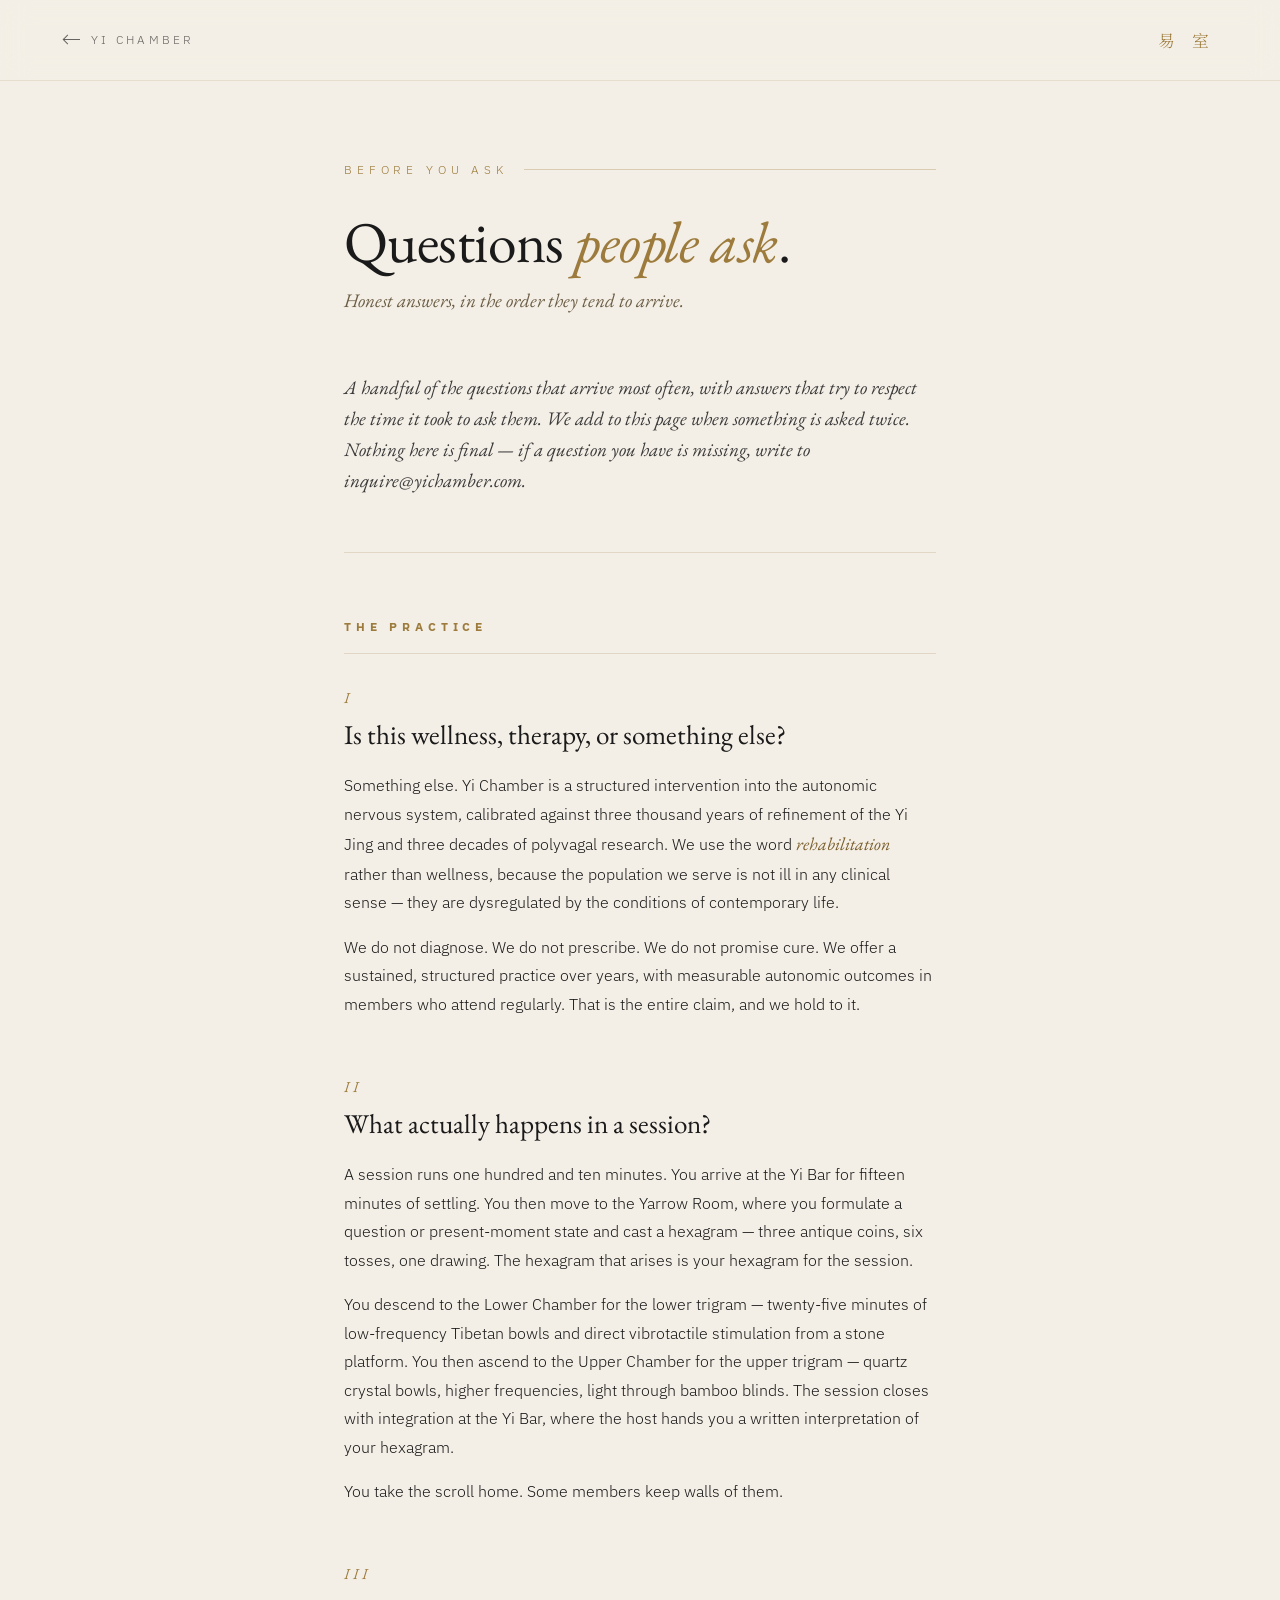
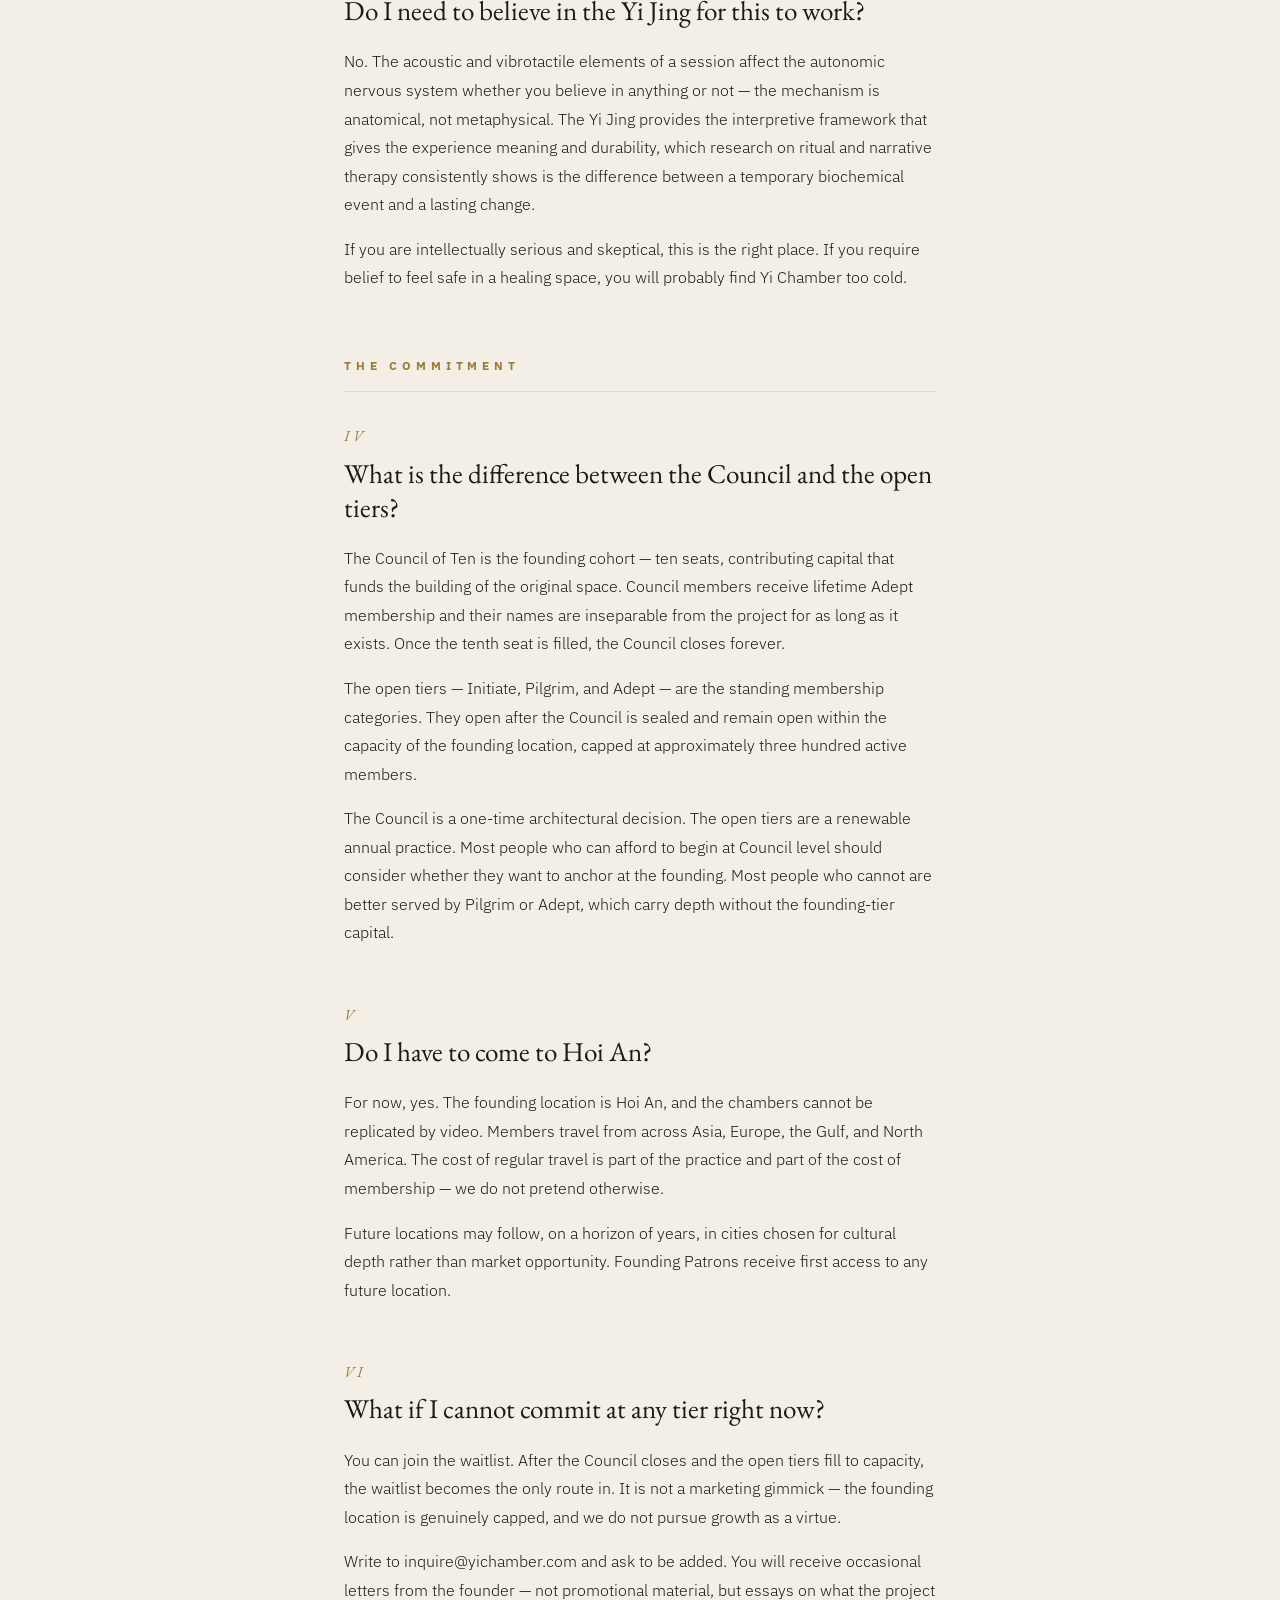
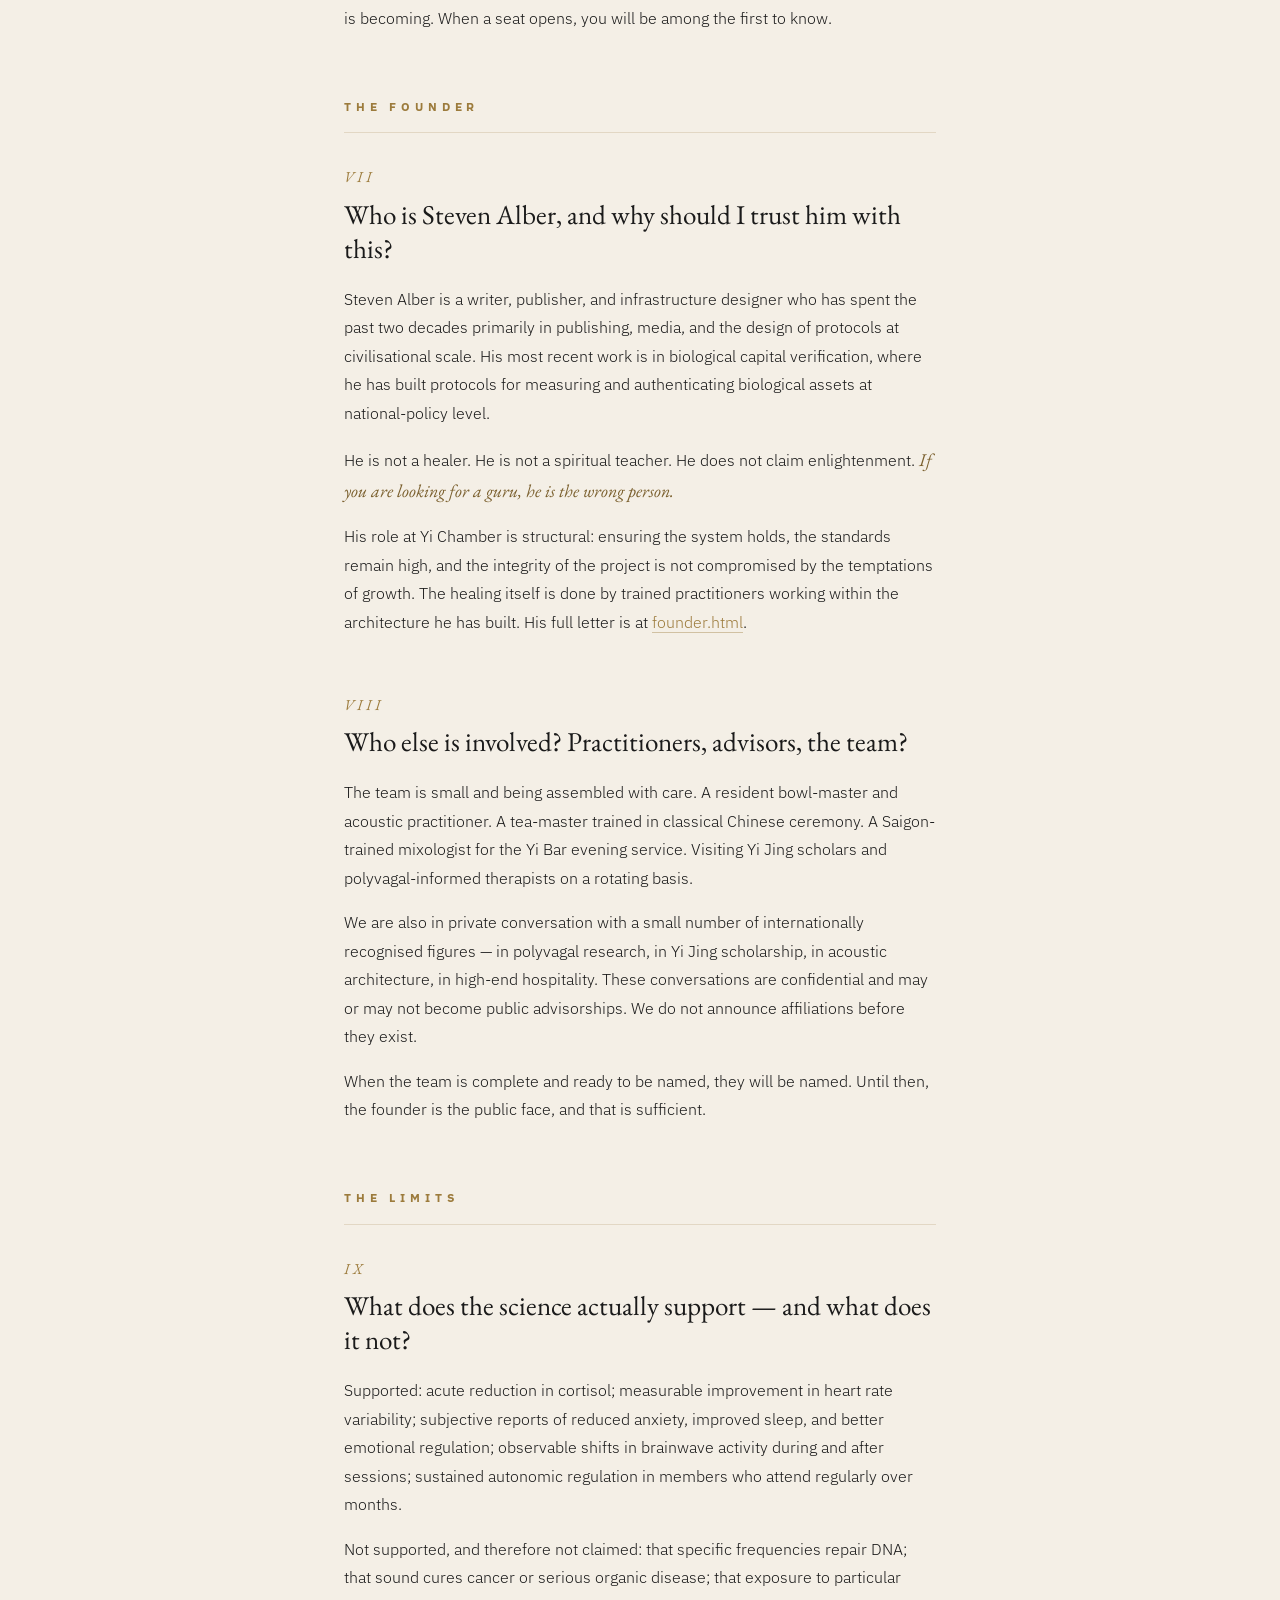
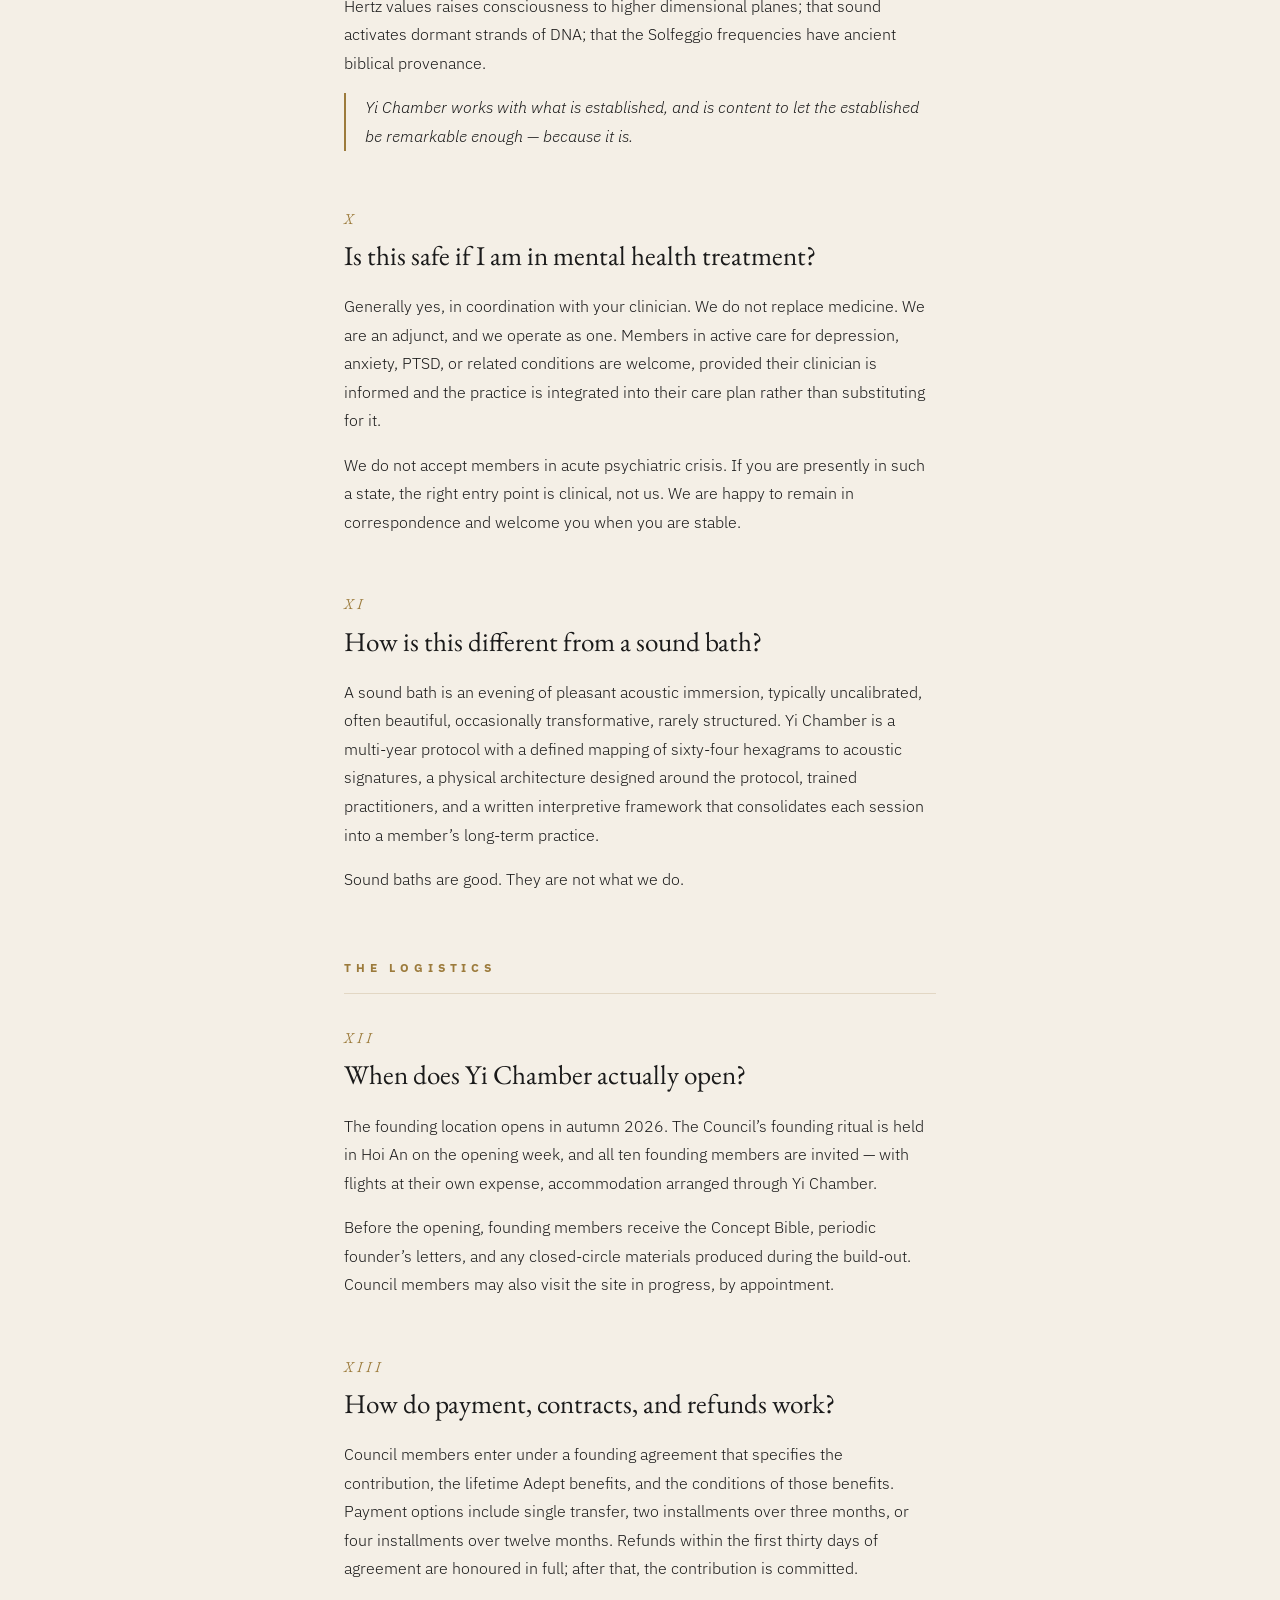
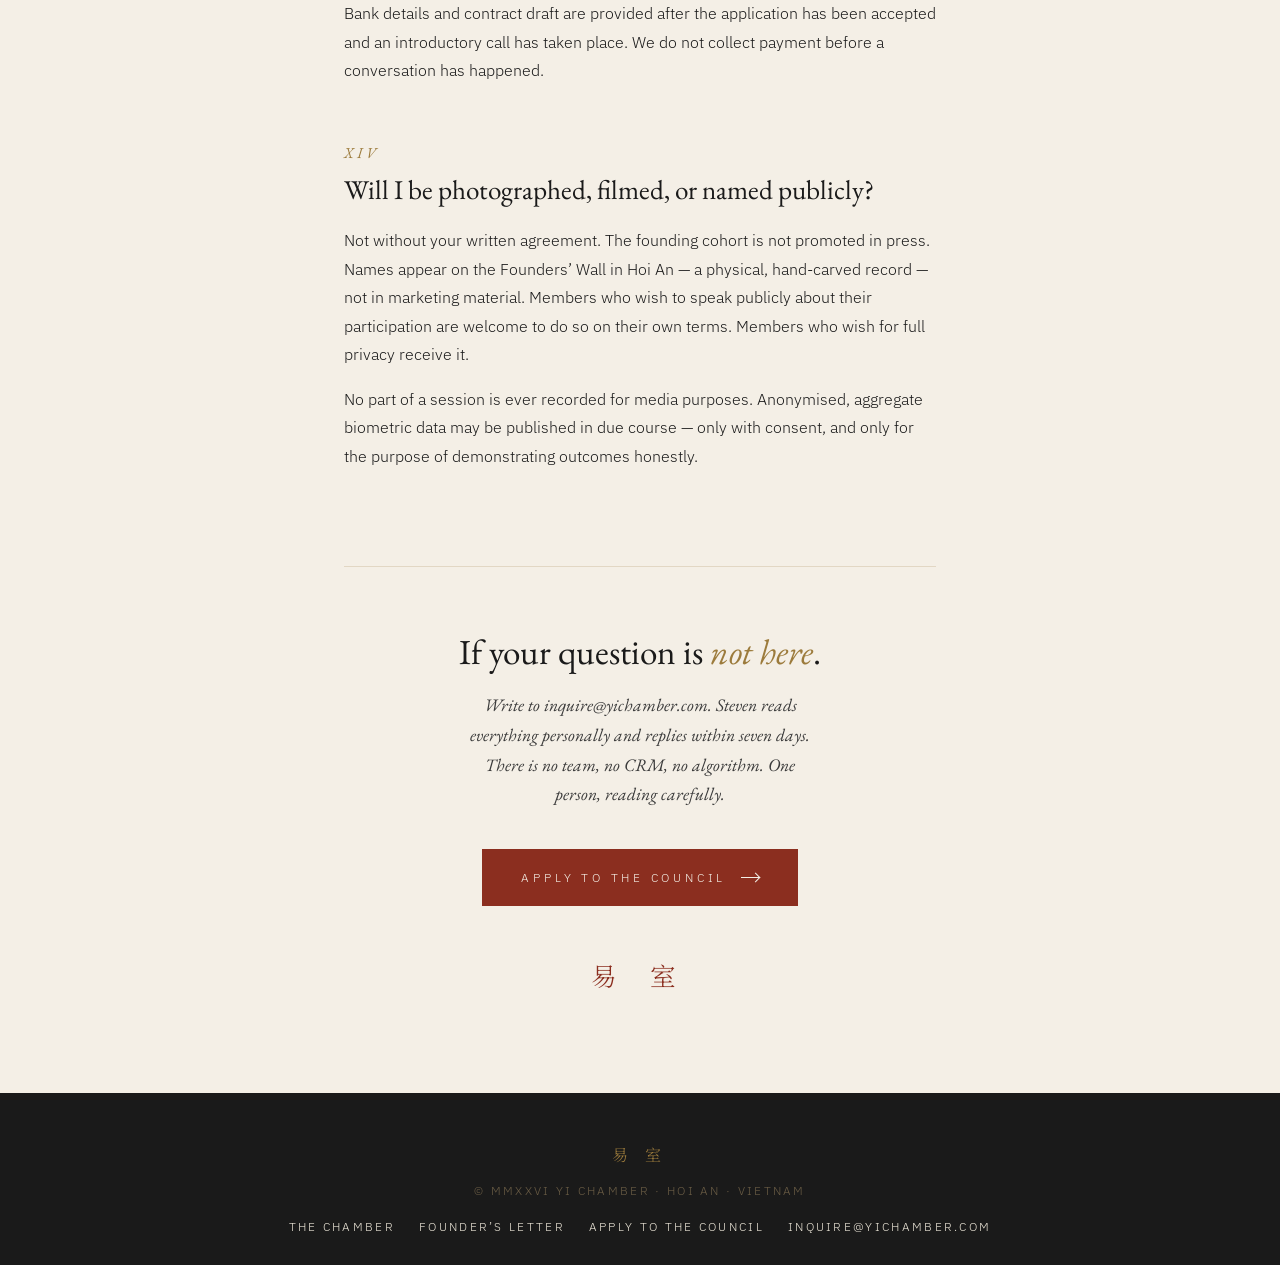
<file: questions.html>
<!DOCTYPE html>
<html lang="en">
<head>
<meta charset="UTF-8" />
<meta name="viewport" content="width=device-width, initial-scale=1.0" />
<meta name="theme-color" content="#F4EFE6" />

<title>Questions · Yi Chamber</title>
<meta name="description" content="What people ask before joining Yi Chamber. Honest answers on practice, commitment, founder, and the limits of what we claim." />
<meta name="author" content="Steven Alber" />
<meta name="robots" content="index, follow" />

<meta property="og:site_name" content="Yi Chamber" />
<meta property="og:title" content="Questions · Yi Chamber" />
<meta property="og:description" content="Honest answers to what people ask before joining Yi Chamber." />
<meta property="og:type" content="article" />
<meta property="og:url" content="https://yichamber.com/questions.html" />
<meta name="twitter:card" content="summary_large_image" />

<link rel="canonical" href="https://yichamber.com/questions.html" />
<link rel="icon" type="image/png" sizes="32x32" href="/favicon-32.png" />
<link rel="apple-touch-icon" sizes="180x180" href="/favicon-180.png" />

<link rel="preconnect" href="https://fonts.googleapis.com" />
<link rel="preconnect" href="https://fonts.gstatic.com" crossorigin />
<link href="https://fonts.googleapis.com/css2?family=EB+Garamond:ital,wght@0,400;0,500;1,400;1,500&family=IBM+Plex+Sans:wght@300;400;500&family=Noto+Serif+TC:wght@400;500;600&display=swap" rel="stylesheet" />

<style>
:root {
  --ink: #1A1A1A;
  --rice: #F4EFE6;
  --bone: #EDE7D9;
  --brass: #9C7B3C;
  --brass-dim: #7A5F2D;
  --cinnabar: #8B2E1F;
  --graphite: #3A3A3A;
  --patina: #6B5D45;
  --font-display: 'EB Garamond', Georgia, serif;
  --font-body: 'IBM Plex Sans', system-ui, sans-serif;
  --font-cjk: 'Noto Serif TC', 'EB Garamond', serif;
  --ease: cubic-bezier(0.4, 0, 0.2, 1);
  --ease-out: cubic-bezier(0.16, 1, 0.3, 1);
  --section-pad-x: clamp(1.5rem, 5vw, 4rem);
}

*, *::before, *::after { box-sizing: border-box; }
html, body { margin: 0; padding: 0; }
html { scroll-behavior: smooth; }
body {
  font-family: var(--font-body);
  font-weight: 300;
  color: var(--ink);
  background: var(--rice);
  -webkit-font-smoothing: antialiased;
  text-rendering: optimizeLegibility;
  line-height: 1.7;
}
a { color: inherit; text-decoration: none; }
::selection { background: var(--brass); color: var(--rice); }

/* Topbar */
.topbar {
  position: fixed;
  top: 0; left: 0; right: 0;
  z-index: 100;
  padding: clamp(1rem, 2.2vw, 1.6rem) var(--section-pad-x);
  display: flex;
  justify-content: space-between;
  align-items: center;
  background: rgba(244, 239, 230, 0.88);
  backdrop-filter: blur(14px);
  -webkit-backdrop-filter: blur(14px);
  border-bottom: 1px solid rgba(156, 123, 60, 0.15);
}
.topbar__back {
  font-family: var(--font-body);
  font-size: 0.72rem;
  letter-spacing: 0.28em;
  text-transform: uppercase;
  color: rgba(26, 26, 26, 0.65);
  display: inline-flex;
  align-items: center;
  gap: 0.7rem;
  transition: color 400ms var(--ease);
}
.topbar__back:hover { color: var(--brass); }
.topbar__back-arrow {
  display: inline-block;
  width: 16px;
  height: 1px;
  background: currentColor;
  position: relative;
}
.topbar__back-arrow::after {
  content: '';
  position: absolute;
  left: 0; top: -3px;
  width: 7px; height: 7px;
  border-left: 1px solid currentColor;
  border-bottom: 1px solid currentColor;
  transform: rotate(45deg);
}
.topbar__seal {
  font-family: var(--font-cjk);
  font-size: 1.05rem;
  color: var(--brass);
  letter-spacing: 0.4em;
}
@media (max-width: 720px) {
  .topbar__back span:not(.topbar__back-arrow) { display: none; }
}

/* Page */
.page {
  max-width: 720px;
  margin: 0 auto;
  padding: clamp(7rem, 14vw, 10rem) var(--section-pad-x) clamp(4rem, 8vw, 6rem);
}

.page__overline {
  font-family: var(--font-body);
  font-size: 0.72rem;
  letter-spacing: 0.42em;
  text-transform: uppercase;
  color: var(--brass);
  margin-bottom: 2rem;
  display: flex;
  align-items: center;
  gap: 1rem;
}
.page__overline::after {
  content: '';
  flex: 1;
  height: 1px;
  background: rgba(156, 123, 60, 0.3);
}

.page__title {
  font-family: var(--font-display);
  font-weight: 400;
  font-size: clamp(2.4rem, 5vw, 3.6rem);
  line-height: 1.05;
  color: var(--ink);
  margin: 0 0 0.8rem;
  letter-spacing: -0.01em;
}
.page__title em {
  font-style: italic;
  color: var(--brass);
}
.page__subtitle {
  font-family: var(--font-display);
  font-style: italic;
  font-size: clamp(1.1rem, 1.5vw, 1.3rem);
  color: var(--patina);
  margin: 0 0 clamp(2.5rem, 5vw, 3.5rem);
}

.page__lede {
  font-family: var(--font-display);
  font-style: italic;
  font-size: clamp(1.15rem, 1.5vw, 1.3rem);
  line-height: 1.6;
  color: var(--graphite);
  margin: 0 0 clamp(3rem, 6vw, 4rem);
  padding-bottom: clamp(2.5rem, 5vw, 3.5rem);
  border-bottom: 1px solid rgba(156, 123, 60, 0.2);
}

/* Question groups */
.q-group {
  margin-bottom: clamp(3rem, 6vw, 4rem);
}
.q-group__heading {
  font-family: var(--font-body);
  font-size: 0.72rem;
  letter-spacing: 0.42em;
  text-transform: uppercase;
  color: var(--brass);
  margin: 0 0 2rem;
  padding-bottom: 1rem;
  border-bottom: 1px solid rgba(156, 123, 60, 0.2);
}

.q {
  margin-bottom: clamp(2.5rem, 5vw, 3.5rem);
}
.q__number {
  font-family: var(--font-display);
  font-style: italic;
  color: var(--brass);
  font-size: 0.95rem;
  letter-spacing: 0.2em;
  margin-bottom: 0.4rem;
}
.q__question {
  font-family: var(--font-display);
  font-weight: 400;
  font-size: clamp(1.4rem, 2.2vw, 1.7rem);
  line-height: 1.25;
  color: var(--ink);
  margin: 0 0 1.2rem;
}
.q p {
  font-family: var(--font-body);
  font-size: 1.02rem;
  line-height: 1.75;
  color: var(--ink);
  margin: 0 0 1rem;
}
.q p em {
  font-family: var(--font-display);
  font-style: italic;
  font-size: 1.1em;
  color: var(--brass-dim);
}
.q p:last-child { margin-bottom: 0; }

.q__pullquote {
  font-family: var(--font-display);
  font-style: italic;
  font-size: 1.2rem;
  line-height: 1.5;
  color: var(--graphite);
  margin: 1.5rem 0;
  padding: 0 0 0 1.2rem;
  border-left: 2px solid var(--brass);
}

/* Closing block */
.closing {
  margin-top: clamp(4rem, 8vw, 6rem);
  padding-top: clamp(3rem, 5vw, 4rem);
  border-top: 1px solid rgba(156, 123, 60, 0.2);
  text-align: center;
}
.closing__title {
  font-family: var(--font-display);
  font-weight: 400;
  font-size: clamp(1.8rem, 3vw, 2.2rem);
  line-height: 1.2;
  margin: 0 0 1rem;
  color: var(--ink);
}
.closing__title em {
  font-style: italic;
  color: var(--brass);
}
.closing__body {
  font-family: var(--font-display);
  font-style: italic;
  font-size: 1.1rem;
  color: var(--graphite);
  max-width: 44ch;
  margin: 0 auto 2.5rem;
}
.closing__cta {
  display: inline-flex;
  align-items: center;
  gap: 0.9rem;
  font-family: var(--font-body);
  font-size: 0.74rem;
  letter-spacing: 0.32em;
  text-transform: uppercase;
  color: var(--rice);
  background: var(--cinnabar);
  padding: 1.1rem 2.4rem 1.05rem;
  border: 1px solid var(--cinnabar);
  transition: background 500ms var(--ease);
}
.closing__cta:hover { background: #6B1F12; }
.closing__cta-arrow {
  display: inline-block;
  width: 18px;
  height: 1px;
  background: currentColor;
  position: relative;
  transition: transform 400ms var(--ease);
}
.closing__cta-arrow::after {
  content: '';
  position: absolute;
  right: 0; top: -3px;
  width: 7px; height: 7px;
  border-right: 1px solid currentColor;
  border-bottom: 1px solid currentColor;
  transform: rotate(-45deg);
}
.closing__cta:hover .closing__cta-arrow { transform: translateX(4px); }

.closing__seal {
  font-family: var(--font-cjk);
  font-size: 1.6rem;
  letter-spacing: 0.5em;
  color: var(--cinnabar);
  display: block;
  margin: clamp(2.5rem, 4vw, 3rem) 0 0;
}

/* Footer */
.footer {
  background: var(--ink);
  color: var(--patina);
  padding: 3rem var(--section-pad-x) 1.8rem;
  text-align: center;
  font-family: var(--font-body);
  font-size: 0.72rem;
  letter-spacing: 0.2em;
  text-transform: uppercase;
}
.footer__seal {
  font-family: var(--font-cjk);
  font-size: 1rem;
  letter-spacing: 0.4em;
  color: var(--brass);
  display: block;
  margin-bottom: 0.8rem;
}
.footer__links {
  margin-top: 1rem;
  display: flex;
  justify-content: center;
  gap: 1.5rem;
  flex-wrap: wrap;
}
.footer__links a {
  color: var(--bone);
  transition: color 400ms var(--ease);
}
.footer__links a:hover { color: var(--brass); }

@media (prefers-reduced-motion: reduce) {
  *, *::before, *::after {
    transition-duration: 0.01ms !important;
    animation-duration: 0.01ms !important;
  }
}
</style>
</head>
<body>

<header class="topbar">
  <a href="index.html" class="topbar__back" aria-label="Back to Yi Chamber">
    <span class="topbar__back-arrow" aria-hidden="true"></span>
    <span>Yi Chamber</span>
  </a>
  <a href="index.html" class="topbar__seal" aria-label="Yi Chamber">易 室</a>
</header>

<main>
<article class="page">

  <div class="page__overline">Before you ask</div>
  <h1 class="page__title">Questions <em>people ask</em>.</h1>
  <p class="page__subtitle">Honest answers, in the order they tend to arrive.</p>

  <p class="page__lede">A handful of the questions that arrive most often, with answers that try to respect the time it took to ask them. We add to this page when something is asked twice. Nothing here is final &mdash; if a question you have is missing, write to inquire@yichamber.com.</p>

  <!-- THE PRACTICE -->
  <section class="q-group">
    <h2 class="q-group__heading">The practice</h2>

    <div class="q">
      <div class="q__number">I</div>
      <h3 class="q__question">Is this wellness, therapy, or something else?</h3>
      <p>Something else. Yi Chamber is a structured intervention into the autonomic nervous system, calibrated against three thousand years of refinement of the Yi Jing and three decades of polyvagal research. We use the word <em>rehabilitation</em> rather than wellness, because the population we serve is not ill in any clinical sense &mdash; they are dysregulated by the conditions of contemporary life.</p>
      <p>We do not diagnose. We do not prescribe. We do not promise cure. We offer a sustained, structured practice over years, with measurable autonomic outcomes in members who attend regularly. That is the entire claim, and we hold to it.</p>
    </div>

    <div class="q">
      <div class="q__number">II</div>
      <h3 class="q__question">What actually happens in a session?</h3>
      <p>A session runs one hundred and ten minutes. You arrive at the Yi Bar for fifteen minutes of settling. You then move to the Yarrow Room, where you formulate a question or present-moment state and cast a hexagram &mdash; three antique coins, six tosses, one drawing. The hexagram that arises is your hexagram for the session.</p>
      <p>You descend to the Lower Chamber for the lower trigram &mdash; twenty-five minutes of low-frequency Tibetan bowls and direct vibrotactile stimulation from a stone platform. You then ascend to the Upper Chamber for the upper trigram &mdash; quartz crystal bowls, higher frequencies, light through bamboo blinds. The session closes with integration at the Yi Bar, where the host hands you a written interpretation of your hexagram.</p>
      <p>You take the scroll home. Some members keep walls of them.</p>
    </div>

    <div class="q">
      <div class="q__number">III</div>
      <h3 class="q__question">Do I need to believe in the Yi Jing for this to work?</h3>
      <p>No. The acoustic and vibrotactile elements of a session affect the autonomic nervous system whether you believe in anything or not &mdash; the mechanism is anatomical, not metaphysical. The Yi Jing provides the interpretive framework that gives the experience meaning and durability, which research on ritual and narrative therapy consistently shows is the difference between a temporary biochemical event and a lasting change.</p>
      <p>If you are intellectually serious and skeptical, this is the right place. If you require belief to feel safe in a healing space, you will probably find Yi Chamber too cold.</p>
    </div>
  </section>

  <!-- THE COMMITMENT -->
  <section class="q-group">
    <h2 class="q-group__heading">The commitment</h2>

    <div class="q">
      <div class="q__number">IV</div>
      <h3 class="q__question">What is the difference between the Council and the open tiers?</h3>
      <p>The Council of Ten is the founding cohort &mdash; ten seats, contributing capital that funds the building of the original space. Council members receive lifetime Adept membership and their names are inseparable from the project for as long as it exists. Once the tenth seat is filled, the Council closes forever.</p>
      <p>The open tiers &mdash; Initiate, Pilgrim, and Adept &mdash; are the standing membership categories. They open after the Council is sealed and remain open within the capacity of the founding location, capped at approximately three hundred active members.</p>
      <p>The Council is a one-time architectural decision. The open tiers are a renewable annual practice. Most people who can afford to begin at Council level should consider whether they want to anchor at the founding. Most people who cannot are better served by Pilgrim or Adept, which carry depth without the founding-tier capital.</p>
    </div>

    <div class="q">
      <div class="q__number">V</div>
      <h3 class="q__question">Do I have to come to Hoi An?</h3>
      <p>For now, yes. The founding location is Hoi An, and the chambers cannot be replicated by video. Members travel from across Asia, Europe, the Gulf, and North America. The cost of regular travel is part of the practice and part of the cost of membership &mdash; we do not pretend otherwise.</p>
      <p>Future locations may follow, on a horizon of years, in cities chosen for cultural depth rather than market opportunity. Founding Patrons receive first access to any future location.</p>
    </div>

    <div class="q">
      <div class="q__number">VI</div>
      <h3 class="q__question">What if I cannot commit at any tier right now?</h3>
      <p>You can join the waitlist. After the Council closes and the open tiers fill to capacity, the waitlist becomes the only route in. It is not a marketing gimmick &mdash; the founding location is genuinely capped, and we do not pursue growth as a virtue.</p>
      <p>Write to inquire@yichamber.com and ask to be added. You will receive occasional letters from the founder &mdash; not promotional material, but essays on what the project is becoming. When a seat opens, you will be among the first to know.</p>
    </div>
  </section>

  <!-- THE FOUNDER -->
  <section class="q-group">
    <h2 class="q-group__heading">The founder</h2>

    <div class="q">
      <div class="q__number">VII</div>
      <h3 class="q__question">Who is Steven Alber, and why should I trust him with this?</h3>
      <p>Steven Alber is a writer, publisher, and infrastructure designer who has spent the past two decades primarily in publishing, media, and the design of protocols at civilisational scale. His most recent work is in biological capital verification, where he has built protocols for measuring and authenticating biological assets at national-policy level.</p>
      <p>He is not a healer. He is not a spiritual teacher. He does not claim enlightenment. <em>If you are looking for a guru, he is the wrong person.</em></p>
      <p>His role at Yi Chamber is structural: ensuring the system holds, the standards remain high, and the integrity of the project is not compromised by the temptations of growth. The healing itself is done by trained practitioners working within the architecture he has built. His full letter is at <a href="founder.html" style="color: var(--brass); text-decoration: underline; text-decoration-color: rgba(156, 123, 60, 0.4); text-underline-offset: 4px;">founder.html</a>.</p>
    </div>

    <div class="q">
      <div class="q__number">VIII</div>
      <h3 class="q__question">Who else is involved? Practitioners, advisors, the team?</h3>
      <p>The team is small and being assembled with care. A resident bowl-master and acoustic practitioner. A tea-master trained in classical Chinese ceremony. A Saigon-trained mixologist for the Yi Bar evening service. Visiting Yi Jing scholars and polyvagal-informed therapists on a rotating basis.</p>
      <p>We are also in private conversation with a small number of internationally recognised figures &mdash; in polyvagal research, in Yi Jing scholarship, in acoustic architecture, in high-end hospitality. These conversations are confidential and may or may not become public advisorships. We do not announce affiliations before they exist.</p>
      <p>When the team is complete and ready to be named, they will be named. Until then, the founder is the public face, and that is sufficient.</p>
    </div>
  </section>

  <!-- THE LIMITS -->
  <section class="q-group">
    <h2 class="q-group__heading">The limits</h2>

    <div class="q">
      <div class="q__number">IX</div>
      <h3 class="q__question">What does the science actually support &mdash; and what does it not?</h3>
      <p>Supported: acute reduction in cortisol; measurable improvement in heart rate variability; subjective reports of reduced anxiety, improved sleep, and better emotional regulation; observable shifts in brainwave activity during and after sessions; sustained autonomic regulation in members who attend regularly over months.</p>
      <p>Not supported, and therefore not claimed: that specific frequencies repair DNA; that sound cures cancer or serious organic disease; that exposure to particular Hertz values raises consciousness to higher dimensional planes; that sound activates dormant strands of DNA; that the Solfeggio frequencies have ancient biblical provenance.</p>
      <p class="q__pullquote">Yi Chamber works with what is established, and is content to let the established be remarkable enough &mdash; because it is.</p>
    </div>

    <div class="q">
      <div class="q__number">X</div>
      <h3 class="q__question">Is this safe if I am in mental health treatment?</h3>
      <p>Generally yes, in coordination with your clinician. We do not replace medicine. We are an adjunct, and we operate as one. Members in active care for depression, anxiety, PTSD, or related conditions are welcome, provided their clinician is informed and the practice is integrated into their care plan rather than substituting for it.</p>
      <p>We do not accept members in acute psychiatric crisis. If you are presently in such a state, the right entry point is clinical, not us. We are happy to remain in correspondence and welcome you when you are stable.</p>
    </div>

    <div class="q">
      <div class="q__number">XI</div>
      <h3 class="q__question">How is this different from a sound bath?</h3>
      <p>A sound bath is an evening of pleasant acoustic immersion, typically uncalibrated, often beautiful, occasionally transformative, rarely structured. Yi Chamber is a multi-year protocol with a defined mapping of sixty-four hexagrams to acoustic signatures, a physical architecture designed around the protocol, trained practitioners, and a written interpretive framework that consolidates each session into a member&rsquo;s long-term practice.</p>
      <p>Sound baths are good. They are not what we do.</p>
    </div>
  </section>

  <!-- THE LOGISTICS -->
  <section class="q-group">
    <h2 class="q-group__heading">The logistics</h2>

    <div class="q">
      <div class="q__number">XII</div>
      <h3 class="q__question">When does Yi Chamber actually open?</h3>
      <p>The founding location opens in autumn 2026. The Council&rsquo;s founding ritual is held in Hoi An on the opening week, and all ten founding members are invited &mdash; with flights at their own expense, accommodation arranged through Yi Chamber.</p>
      <p>Before the opening, founding members receive the Concept Bible, periodic founder&rsquo;s letters, and any closed-circle materials produced during the build-out. Council members may also visit the site in progress, by appointment.</p>
    </div>

    <div class="q">
      <div class="q__number">XIII</div>
      <h3 class="q__question">How do payment, contracts, and refunds work?</h3>
      <p>Council members enter under a founding agreement that specifies the contribution, the lifetime Adept benefits, and the conditions of those benefits. Payment options include single transfer, two installments over three months, or four installments over twelve months. Refunds within the first thirty days of agreement are honoured in full; after that, the contribution is committed.</p>
      <p>Bank details and contract draft are provided after the application has been accepted and an introductory call has taken place. We do not collect payment before a conversation has happened.</p>
    </div>

    <div class="q">
      <div class="q__number">XIV</div>
      <h3 class="q__question">Will I be photographed, filmed, or named publicly?</h3>
      <p>Not without your written agreement. The founding cohort is not promoted in press. Names appear on the Founders&rsquo; Wall in Hoi An &mdash; a physical, hand-carved record &mdash; not in marketing material. Members who wish to speak publicly about their participation are welcome to do so on their own terms. Members who wish for full privacy receive it.</p>
      <p>No part of a session is ever recorded for media purposes. Anonymised, aggregate biometric data may be published in due course &mdash; only with consent, and only for the purpose of demonstrating outcomes honestly.</p>
    </div>
  </section>

  <!-- CLOSING -->
  <div class="closing">
    <h2 class="closing__title">If your question is <em>not here</em>.</h2>
    <p class="closing__body">Write to inquire@yichamber.com. Steven reads everything personally and replies within seven days. There is no team, no CRM, no algorithm. One person, reading carefully.</p>
    <a href="apply.html" class="closing__cta">
      <span>Apply to the Council</span>
      <span class="closing__cta-arrow" aria-hidden="true"></span>
    </a>
    <span class="closing__seal" aria-label="Yi Shi seal">易 室</span>
  </div>

</article>
</main>

<footer class="footer">
  <span class="footer__seal" aria-label="Yi Shi seal">易 室</span>
  &copy; MMXXVI Yi Chamber &middot; Hoi An &middot; Vietnam
  <div class="footer__links">
    <a href="index.html">The Chamber</a>
    <a href="founder.html">Founder&rsquo;s Letter</a>
    <a href="apply.html">Apply to the Council</a>
    <a href="mailto:inquire@yichamber.com">inquire@yichamber.com</a>
  </div>
</footer>

</body>
</html>
</file>
